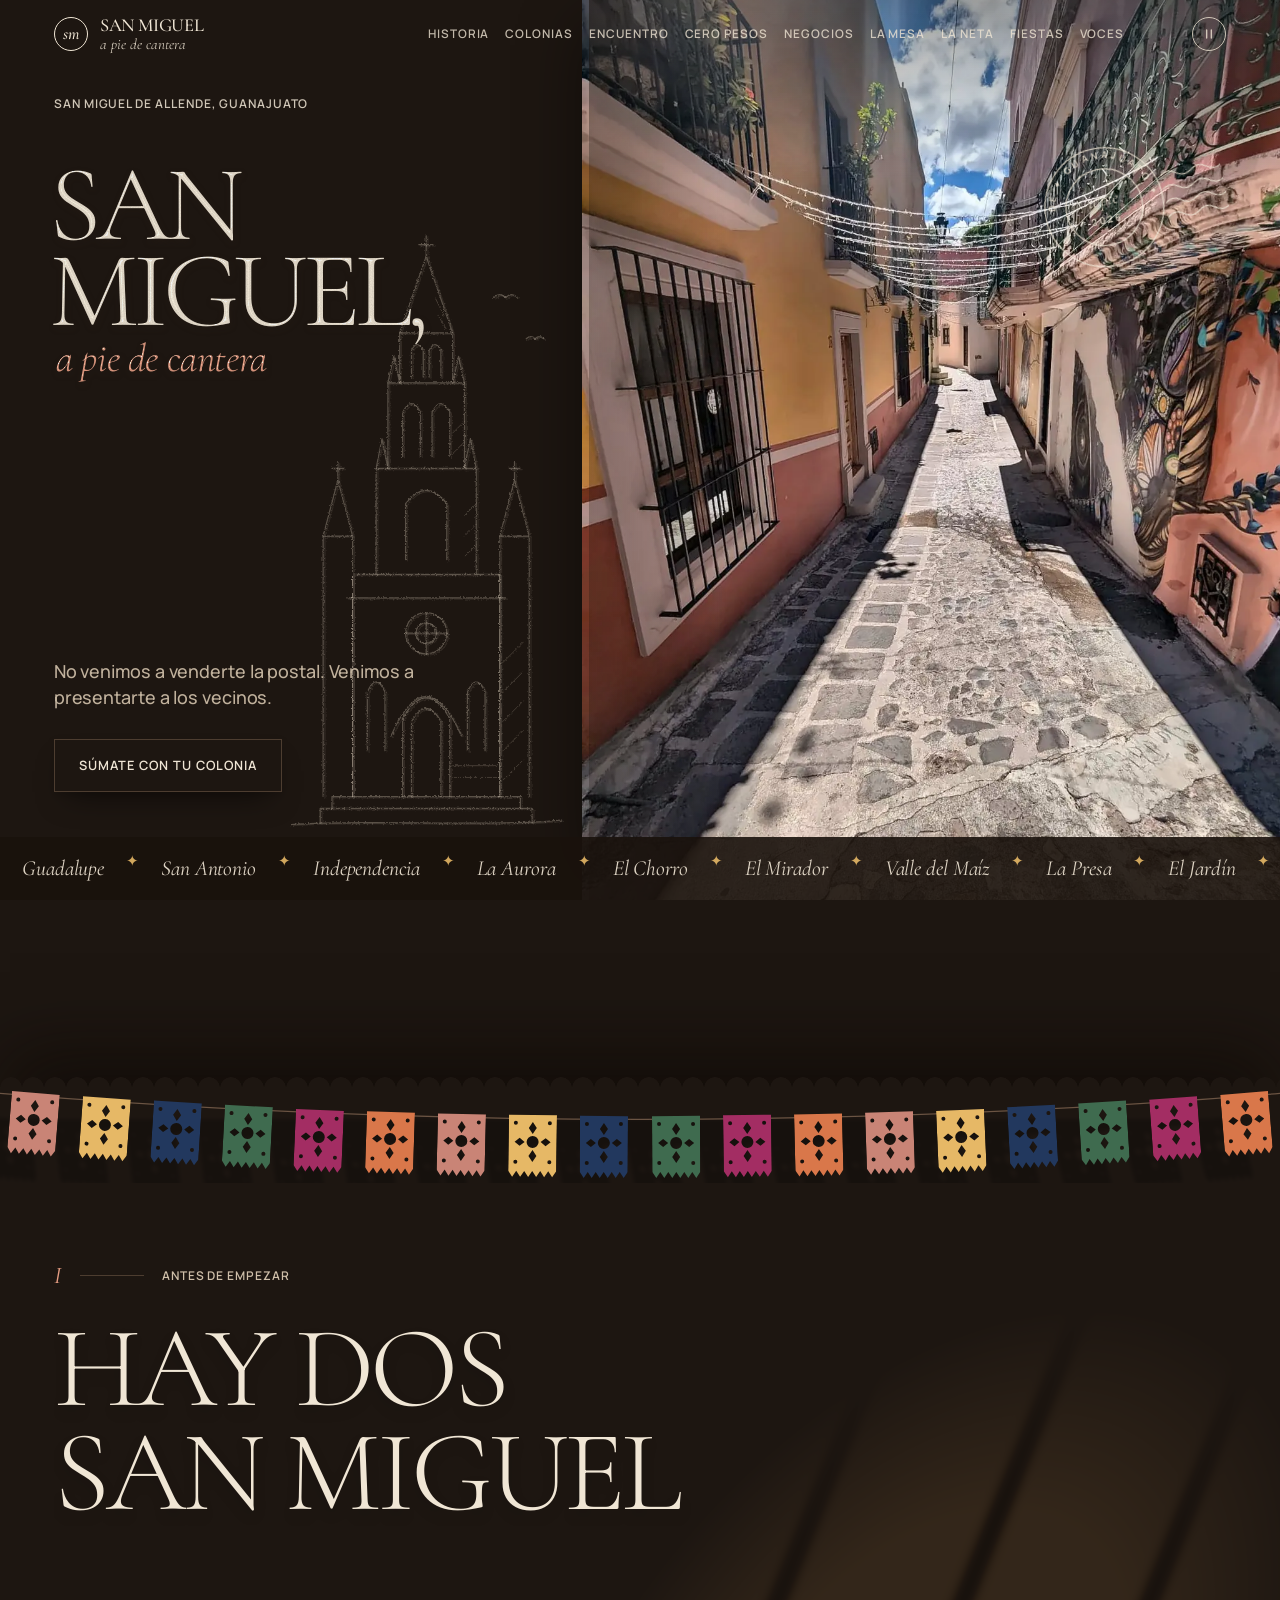
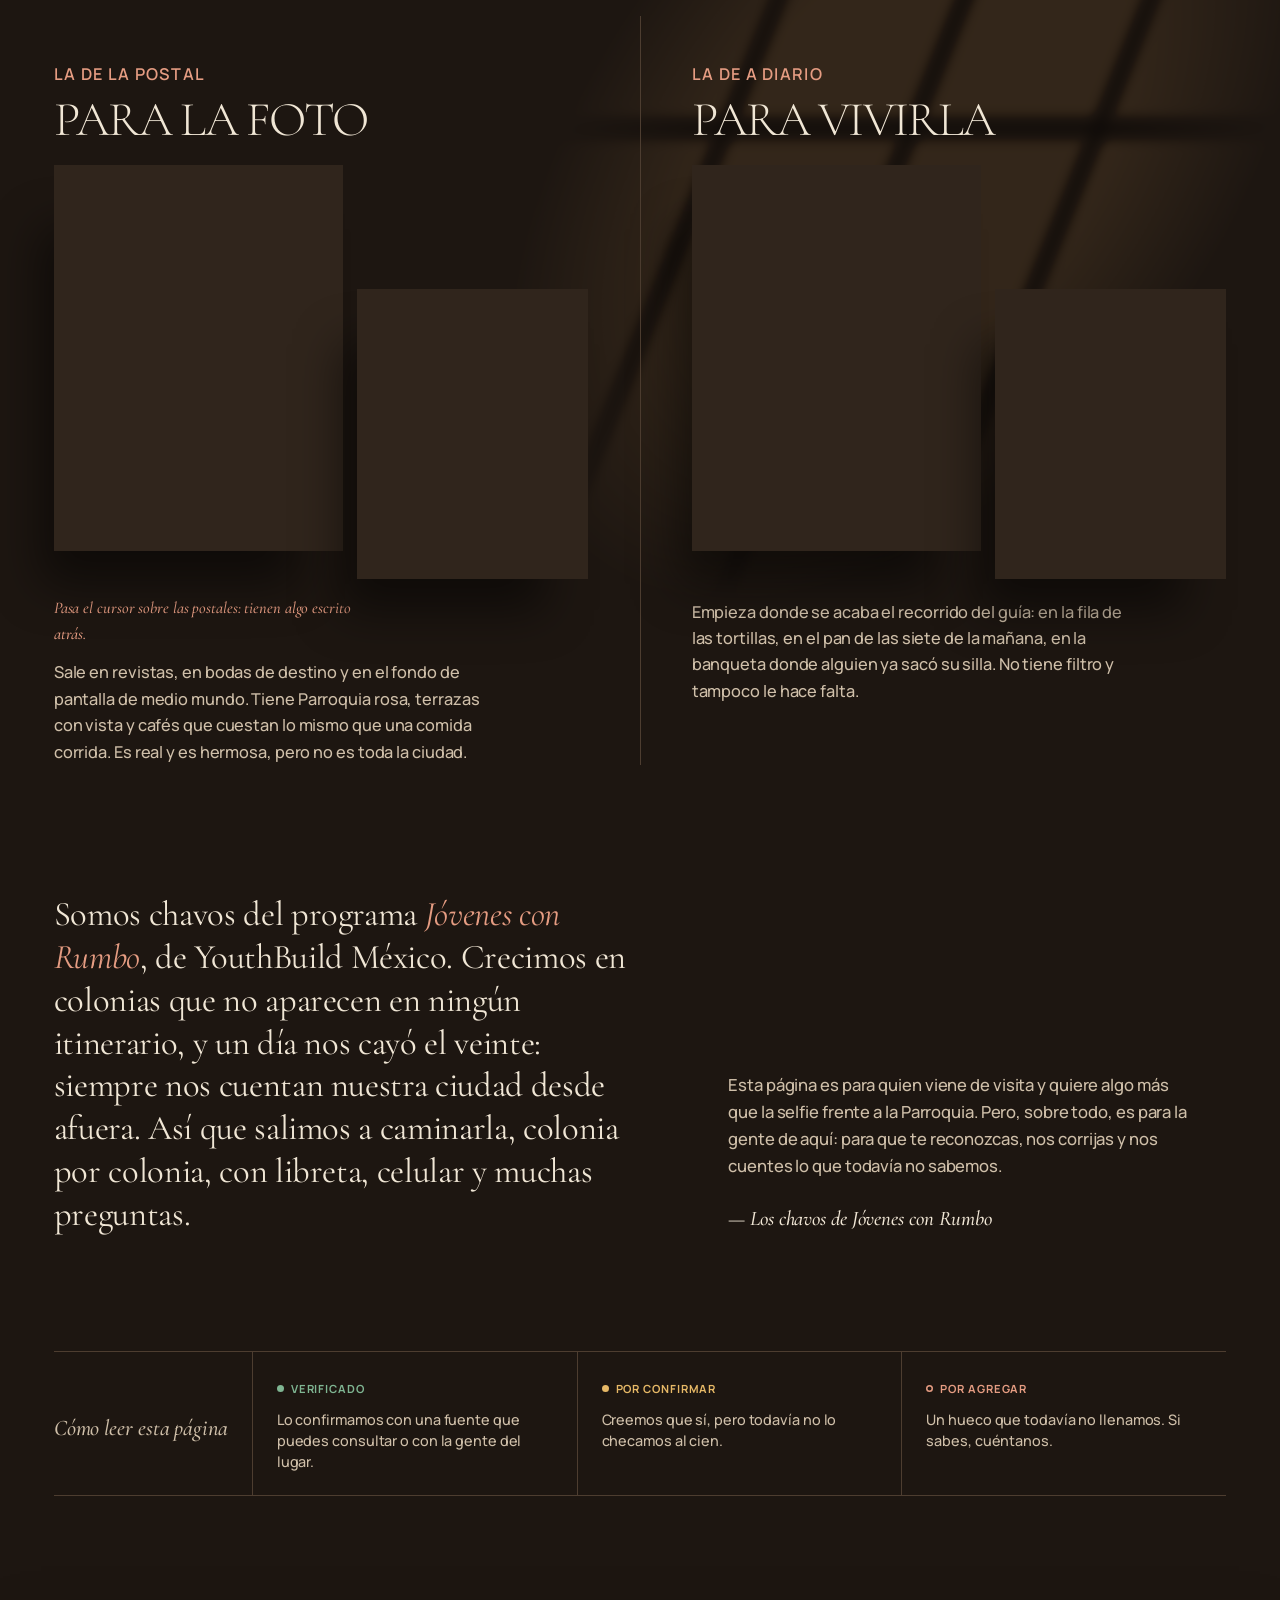
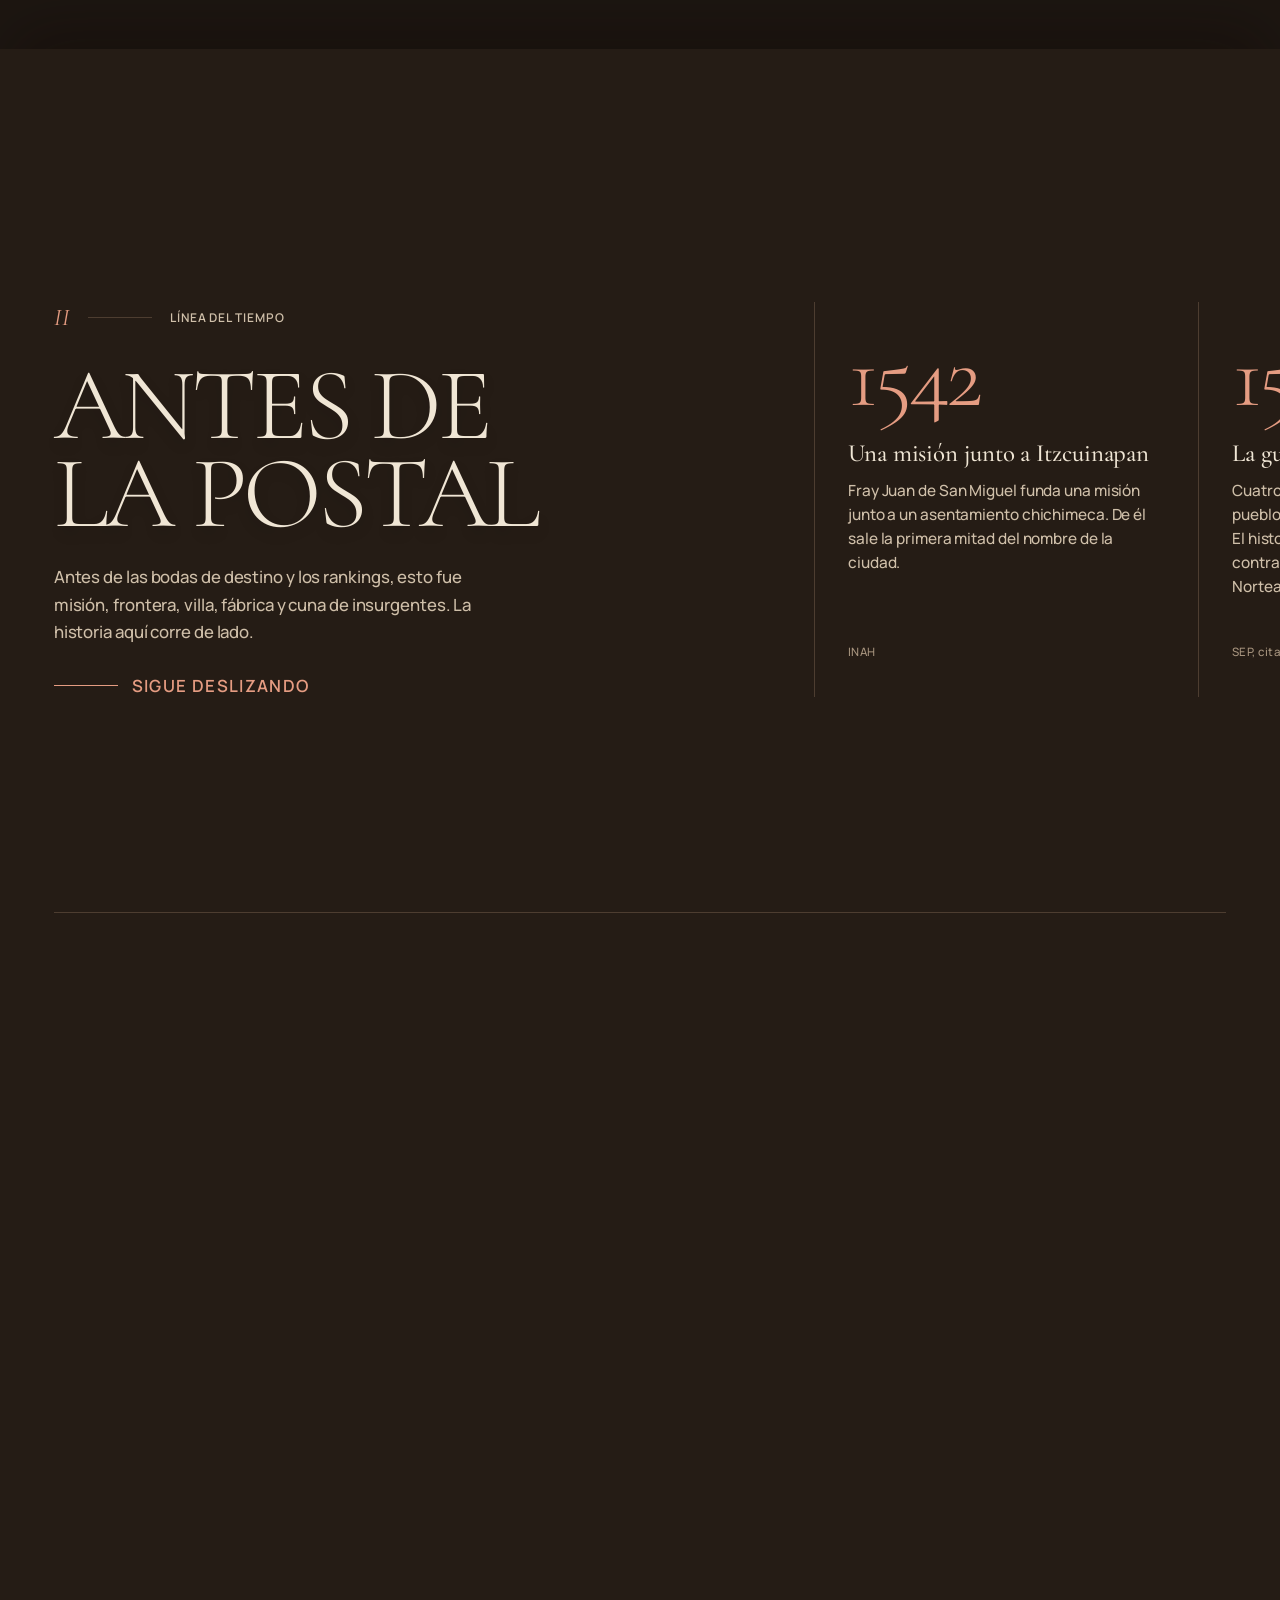
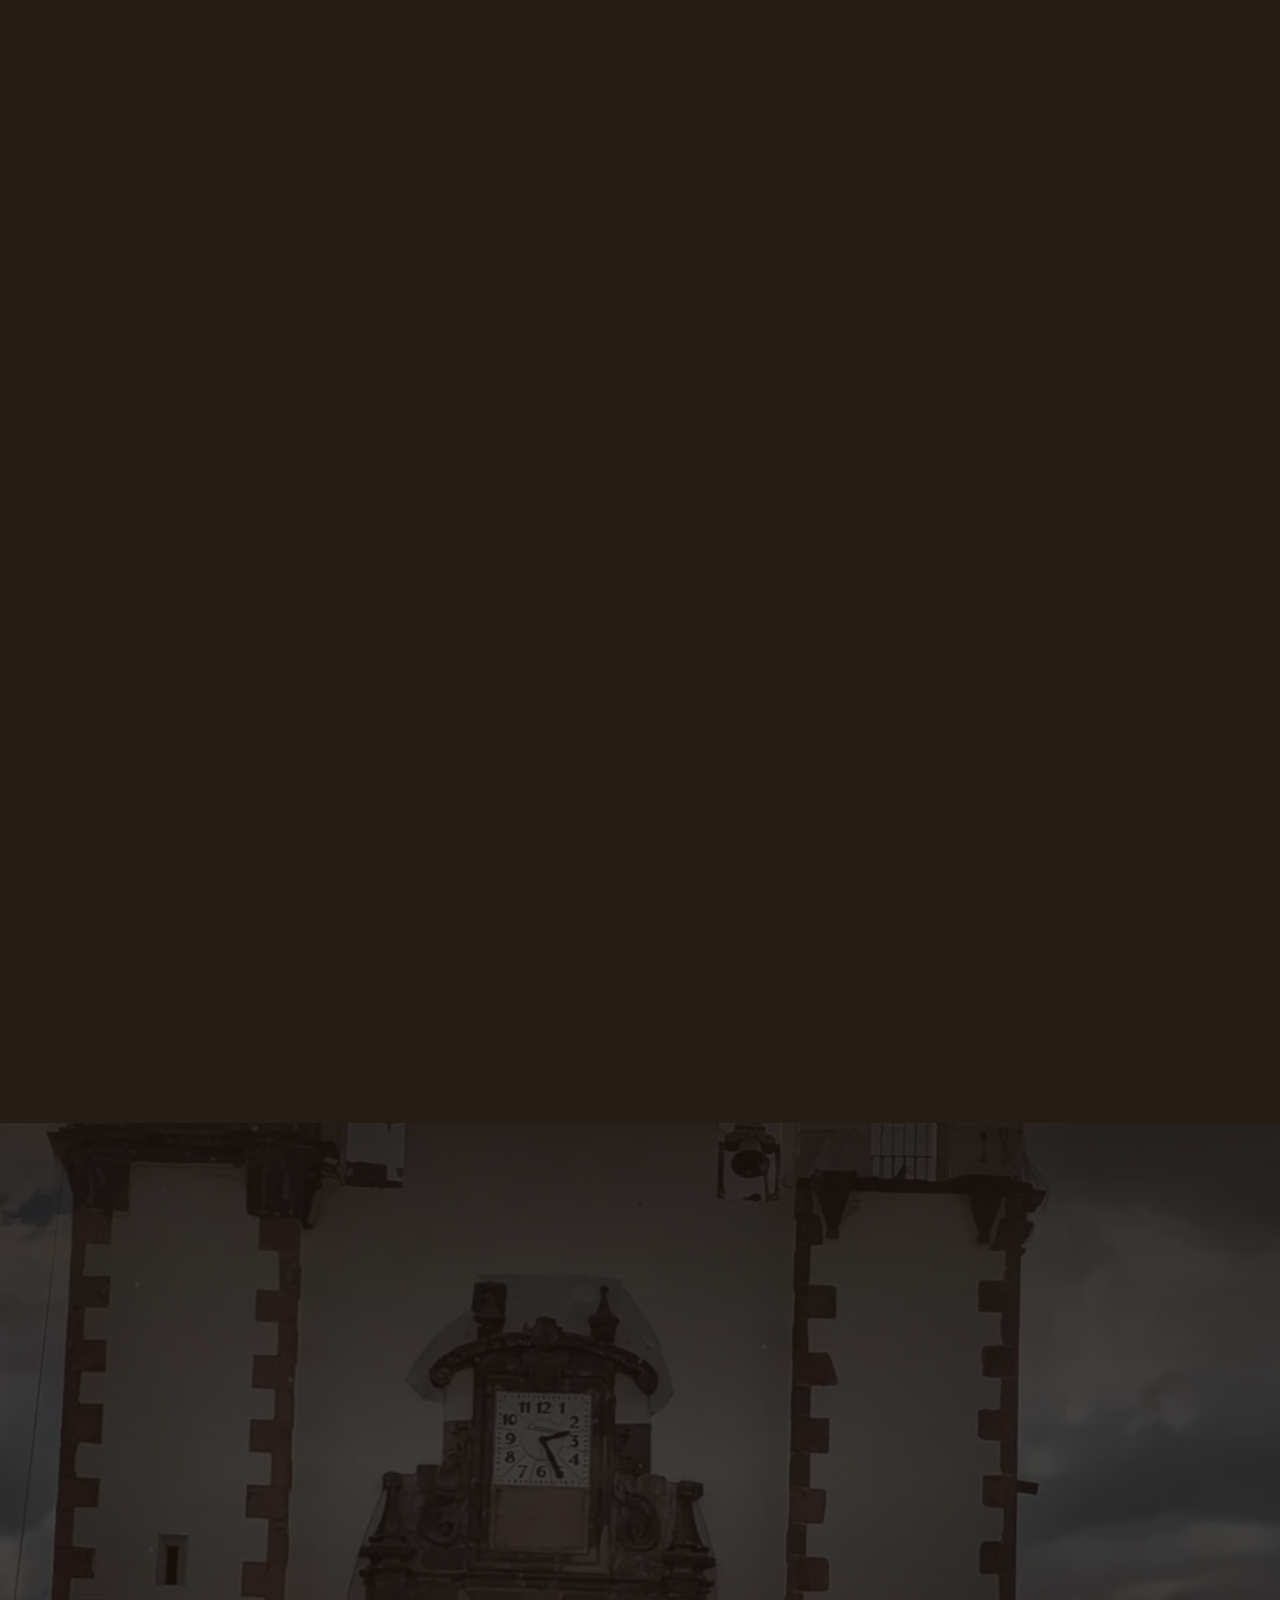
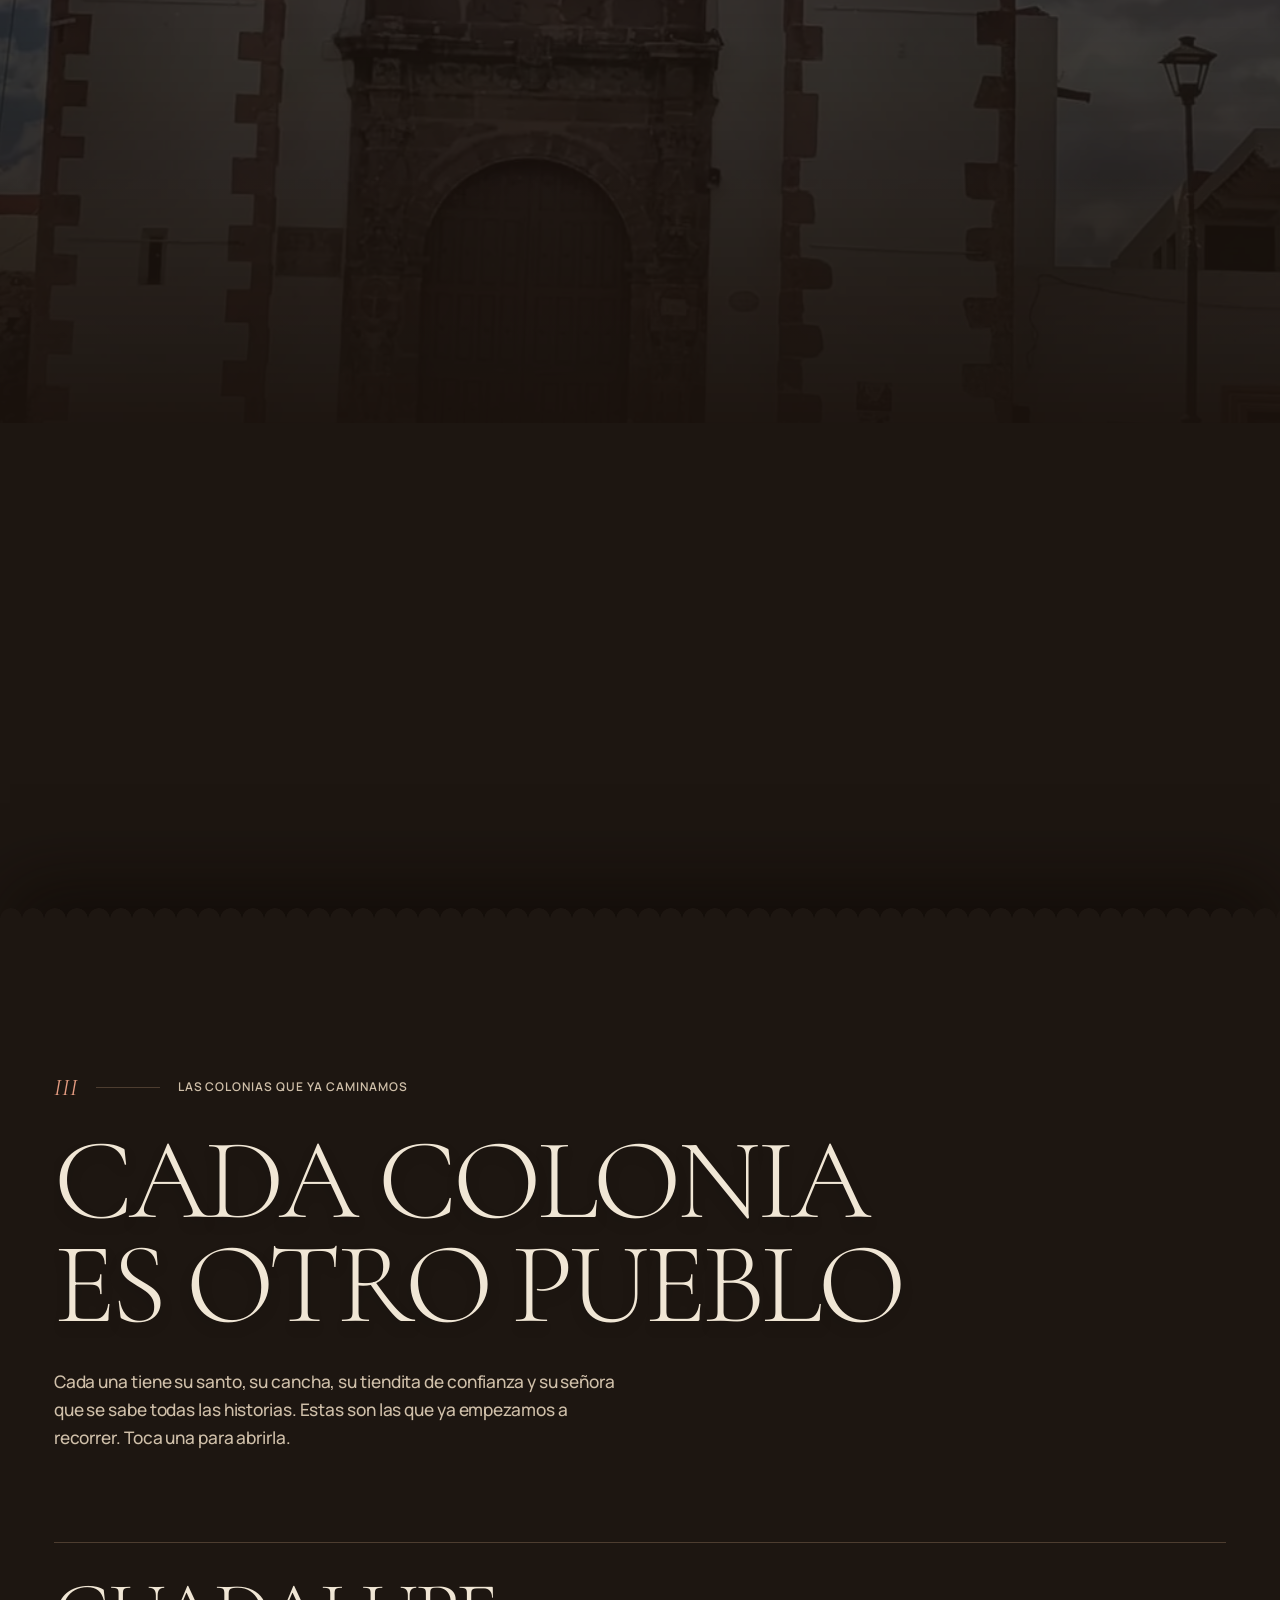
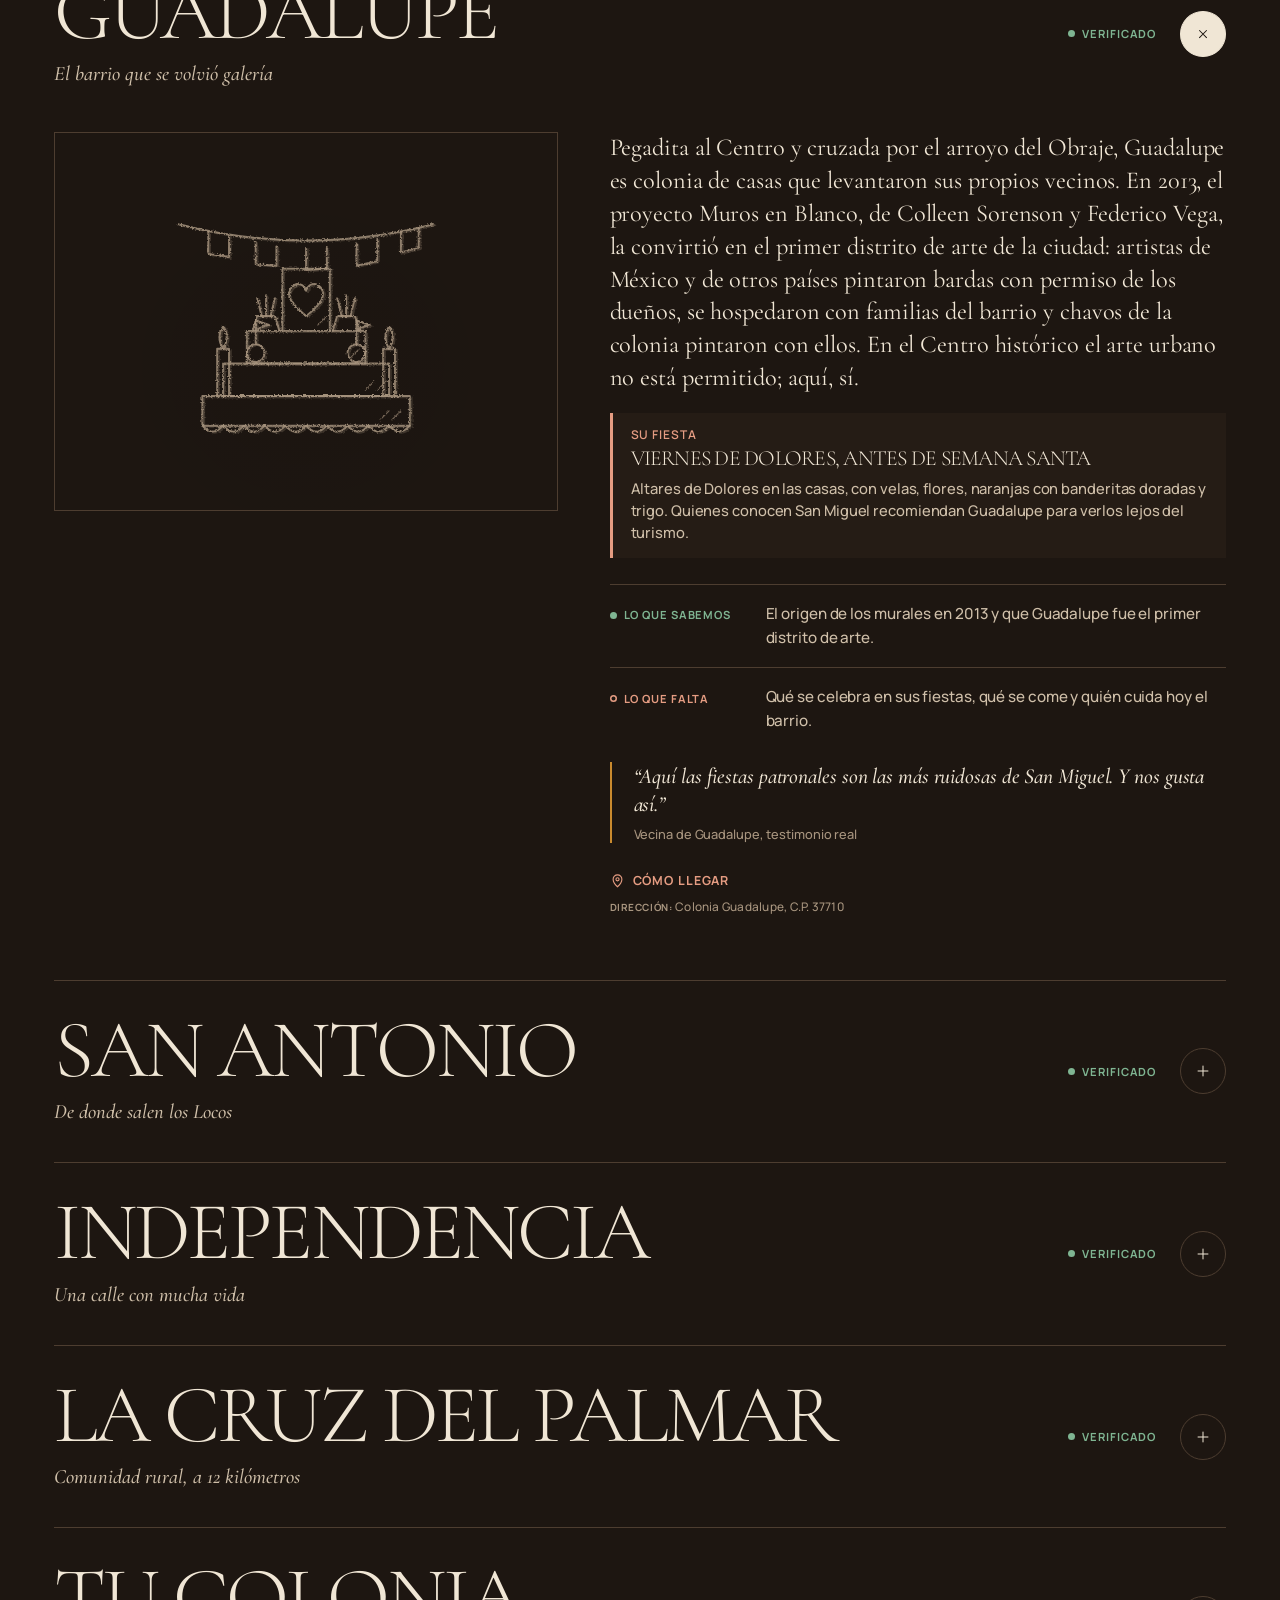
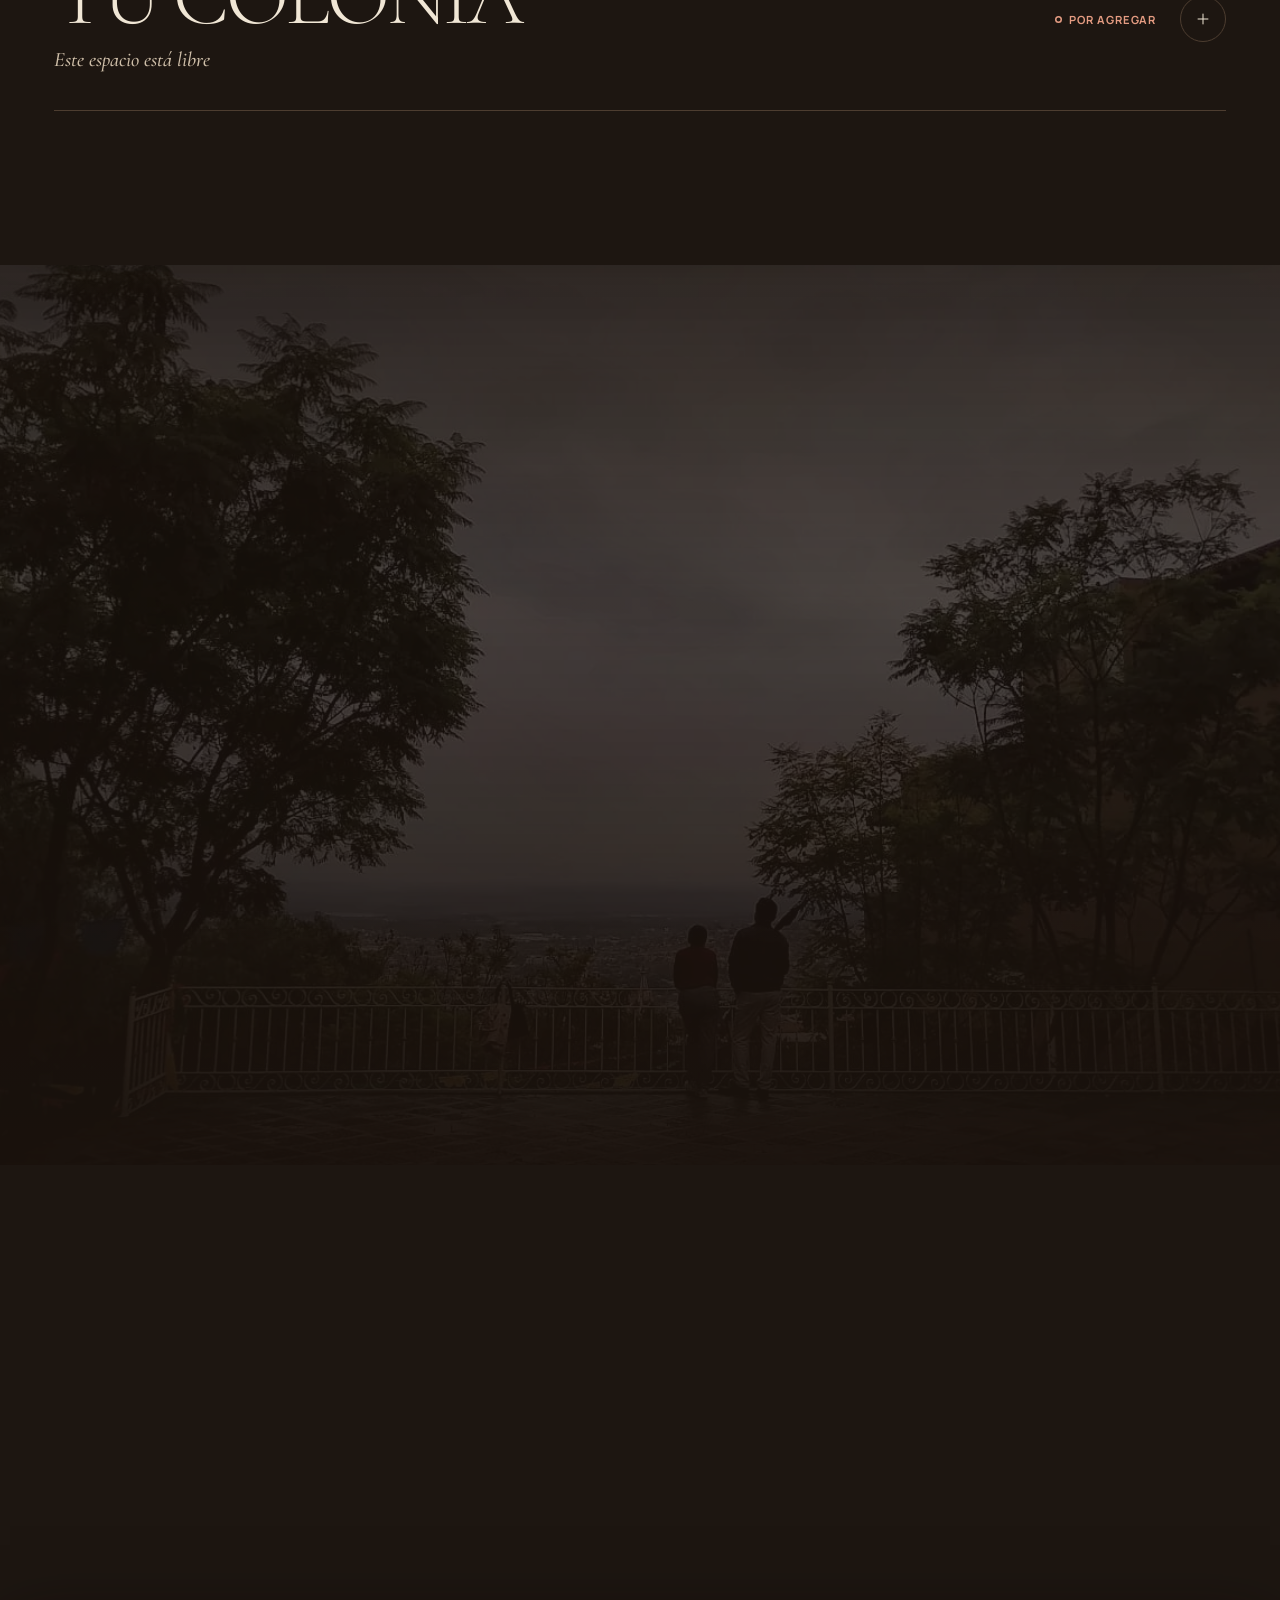
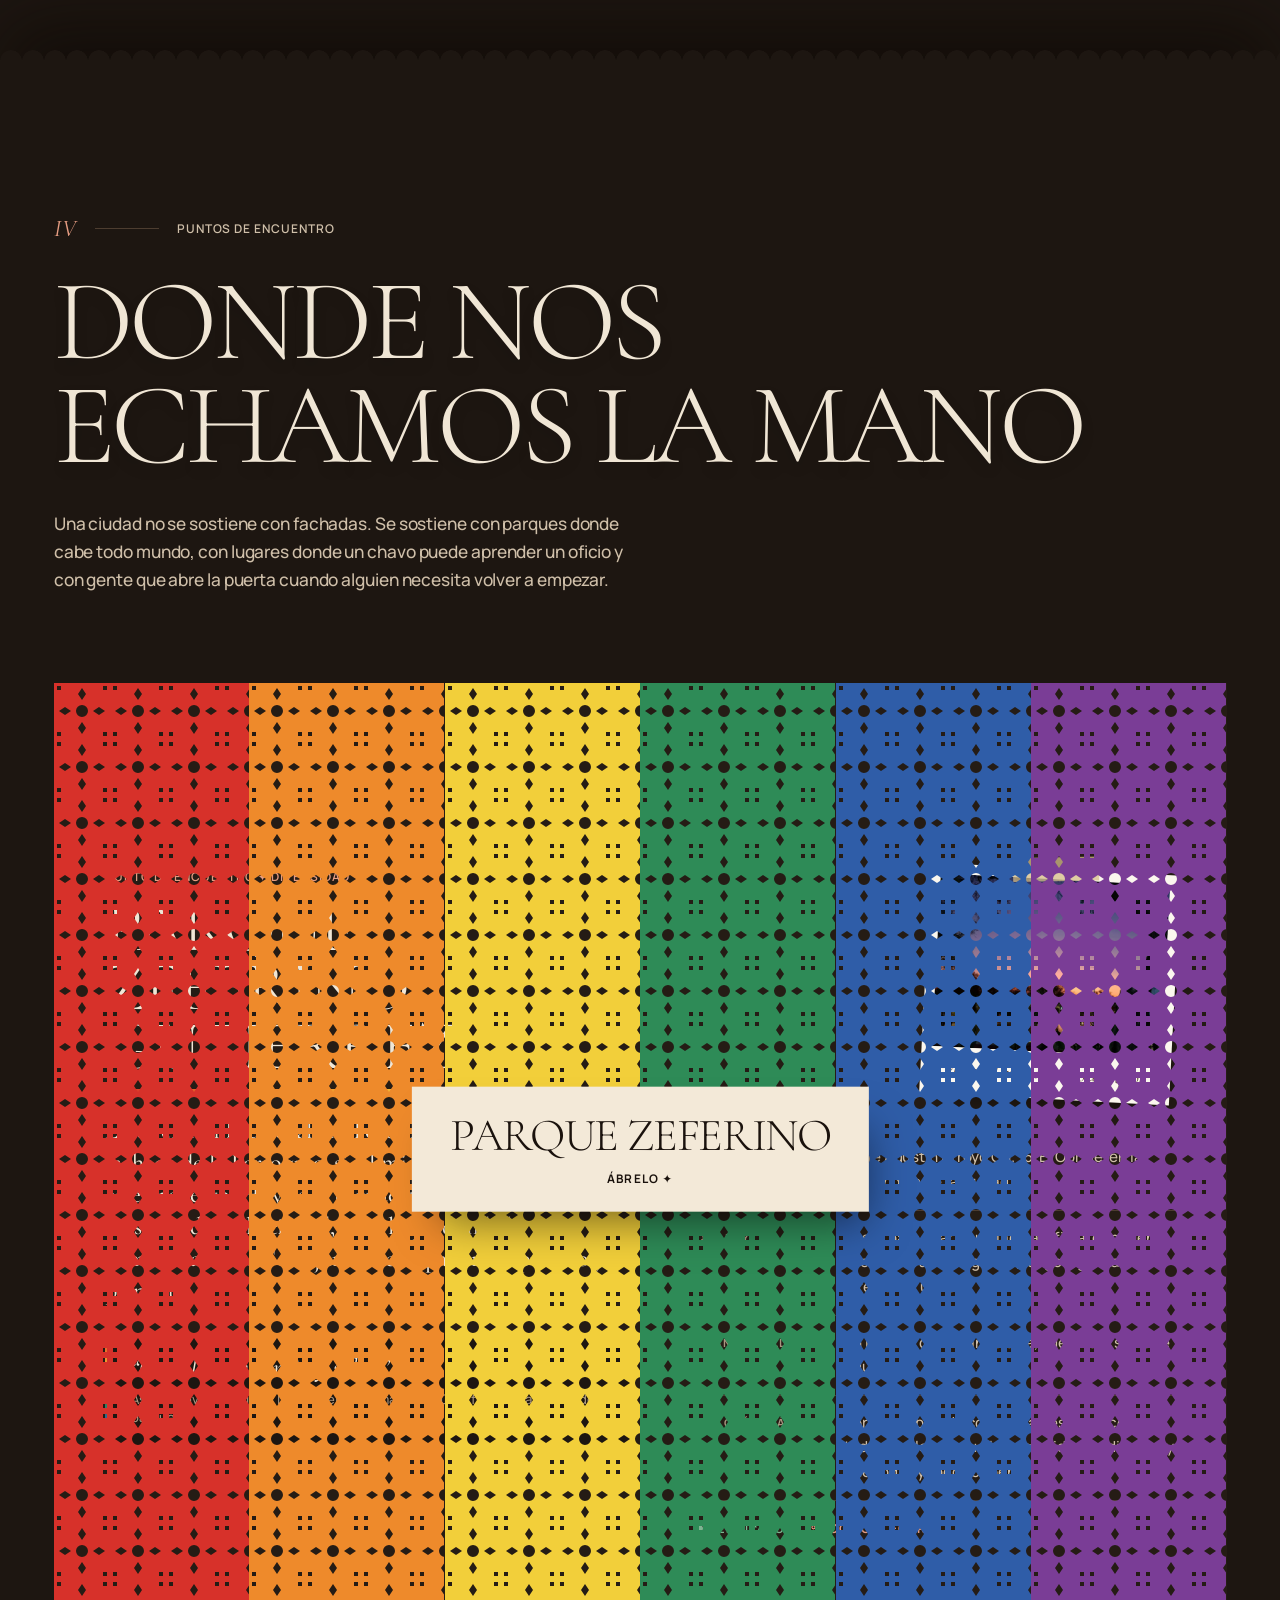
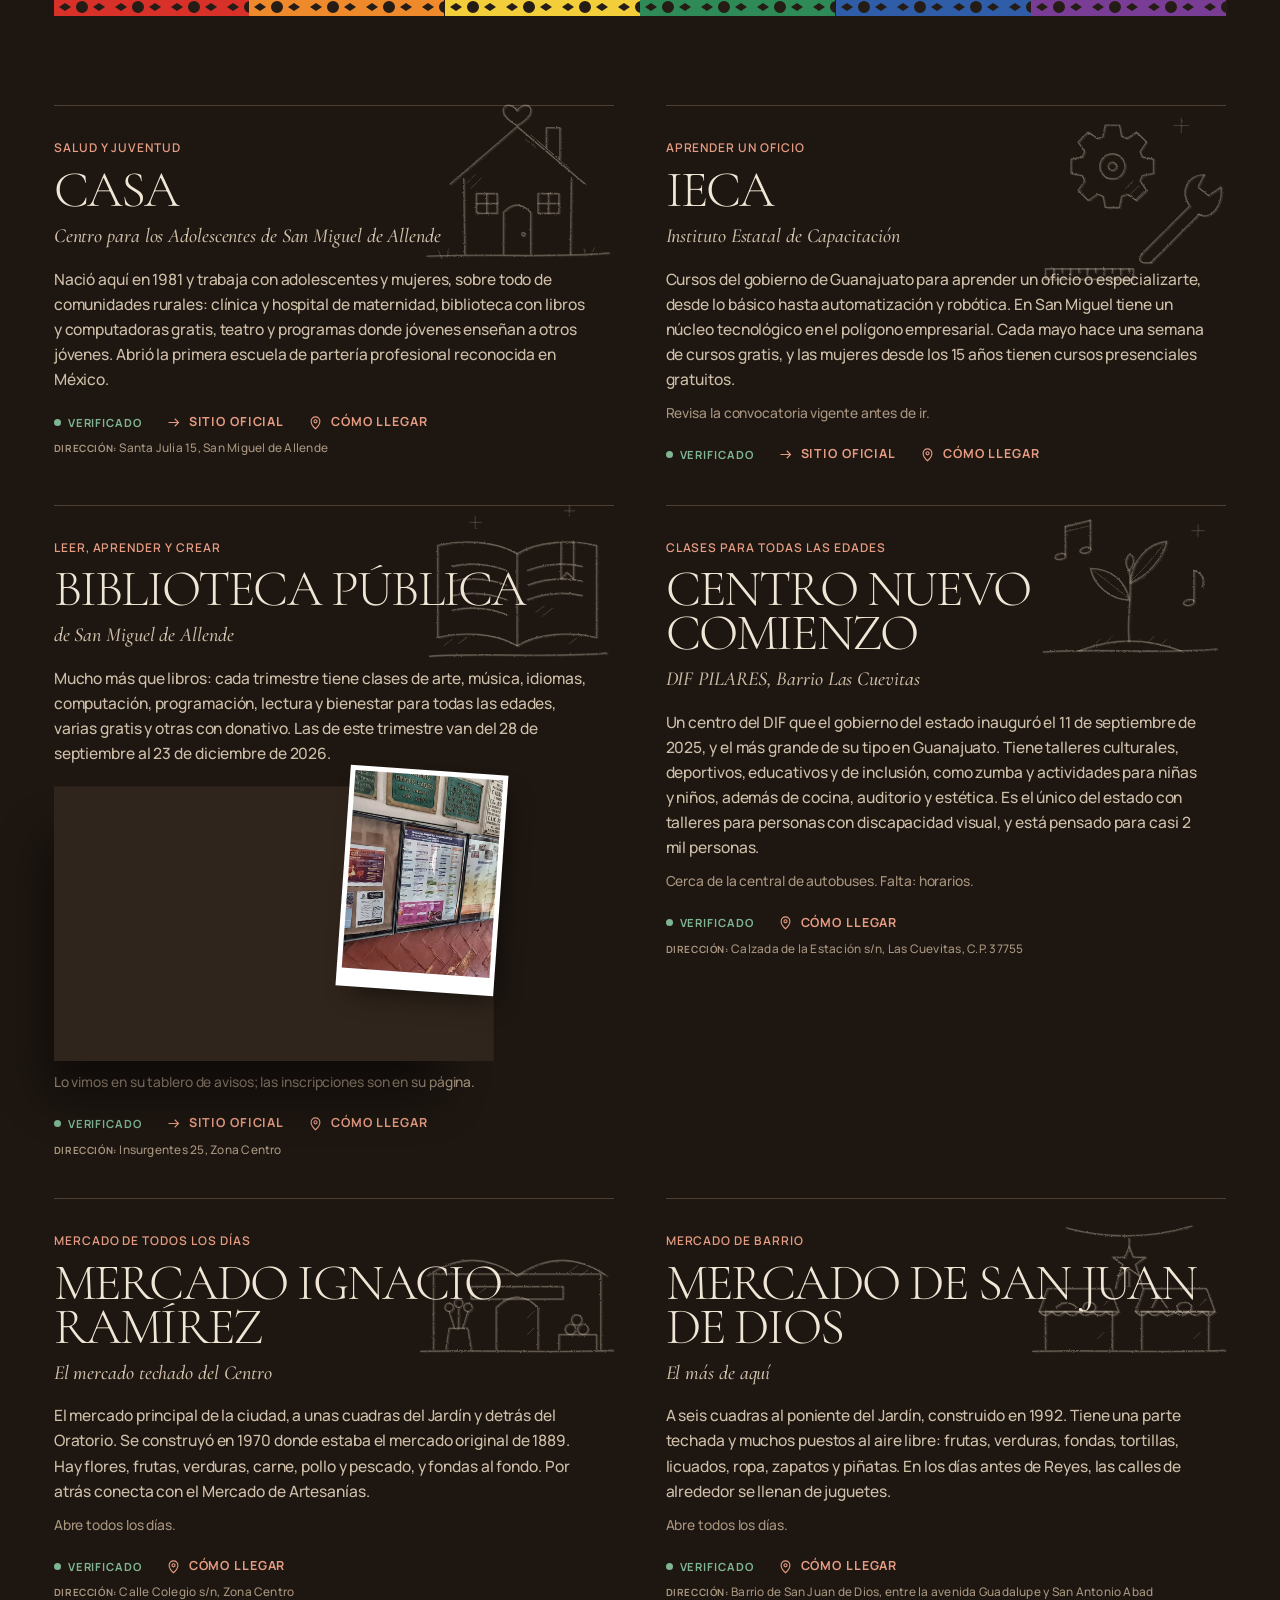
<file: index.html>
<!DOCTYPE html>
<html lang="es">
<head>
<meta charset="UTF-8">
<meta name="color-scheme" content="dark">
<meta name="viewport" content="width=device-width, initial-scale=1, viewport-fit=cover">
<title>San Miguel, a pie de cantera — un recorrido de Jóvenes con Rumbo</title>
<link rel="icon" href="favicon.svg" type="image/svg+xml">
<meta name="theme-color" content="#1D1611">
<meta property="og:type" content="website">
<meta property="og:title" content="San Miguel, a pie de cantera">
<meta property="og:description" content="Un recorrido por la vida diaria de San Miguel de Allende, colonia por colonia, hecho por jóvenes de Jóvenes con Rumbo.">
<meta property="og:image" content="https://a-pie-de-cantera-sma.pages.dev/images/og-portada.jpg">
<meta property="og:url" content="https://a-pie-de-cantera-sma.pages.dev/">
<link rel="canonical" href="https://a-pie-de-cantera-sma.pages.dev/">
<meta name="twitter:card" content="summary_large_image">
<meta name="description" content="Un recorrido por la vida diaria de San Miguel de Allende, colonia por colonia, hecho por jóvenes del programa Jóvenes con Rumbo de YouthBuild México.">
<meta name="description" content="San Miguel de Allende contado colonia por colonia por jóvenes de aquí: historia, comunidades, planes sin gastar, negocios locales, fiestas y lo que no sale en la postal. Un proyecto de Jóvenes con Rumbo, YouthBuild México.">
<link rel="preconnect" href="https://fonts.googleapis.com">
<link rel="preconnect" href="https://fonts.gstatic.com" crossorigin>
<link href="https://fonts.googleapis.com/css2?family=Cormorant+Garamond:ital,wght@0,300;0,400;0,500;1,300;1,400&family=Manrope:wght@500;600;700&display=swap" rel="stylesheet">
<link rel="stylesheet" href="css/style.css">
</head>
<body>
<noscript><p style="padding:16px; background:#9A3324; color:#F3E9D8; font-family:sans-serif; text-align:center;">Esta página necesita JavaScript para mostrar sus fotos y varias secciones.</p></noscript>
<svg width="0" height="0" style="position:absolute" aria-hidden="true" focusable="false"><filter id="lapiz" x="-5%" y="-5%" width="110%" height="110%"><feTurbulence type="fractalNoise" baseFrequency="0.9" numOctaves="1" seed="4" result="ruido"/><feDisplacementMap in="SourceGraphic" in2="ruido" scale="2.4" xChannelSelector="R" yChannelSelector="G"/></filter><filter id="labrado" x="-4%" y="-14%" width="108%" height="140%" color-interpolation-filters="sRGB"><feGaussianBlur in="SourceAlpha" stdDeviation="1.5" result="bump"/><feDiffuseLighting in="bump" surfaceScale="2.8" diffuseConstant="1.2" lighting-color="#ffffff" result="luz"><feDistantLight azimuth="235" elevation="57"/></feDiffuseLighting><feComposite in="luz" in2="SourceGraphic" operator="arithmetic" k1="1" k2="0" k3="0" k4="0" result="relieve"/><feTurbulence type="fractalNoise" baseFrequency="0.85" numOctaves="2" seed="11" result="grano"/><feColorMatrix in="grano" type="saturate" values="0" result="granoG"/><feComponentTransfer in="granoG" result="granoS"><feFuncA type="linear" slope="0" intercept=".2"/></feComponentTransfer><feComposite in="granoS" in2="SourceAlpha" operator="in" result="granoT"/><feBlend in="granoT" in2="relieve" mode="multiply" result="piedra"/><feGaussianBlur in="SourceAlpha" stdDeviation="10" result="sb"/><feOffset in="sb" dy="6" result="so"/><feFlood flood-color="#120a06" flood-opacity=".62"/><feComposite in2="so" operator="in" result="sombra"/><feMerge><feMergeNode in="sombra"/><feMergeNode in="piedra"/></feMerge></filter><filter id="labrado-tinta" x="-4%" y="-14%" width="108%" height="140%" color-interpolation-filters="sRGB"><feGaussianBlur in="SourceAlpha" stdDeviation="1.3" result="bump"/><feSpecularLighting in="bump" surfaceScale="3.2" specularConstant="1" specularExponent="34" lighting-color="#fff6e6" result="brillo"><feDistantLight azimuth="235" elevation="48"/></feSpecularLighting><feComposite in="brillo" in2="SourceAlpha" operator="in" result="brilloT"/><feComposite in="SourceGraphic" in2="brilloT" operator="arithmetic" k1="0" k2="1" k3=".75" k4="0" result="relieve"/><feTurbulence type="fractalNoise" baseFrequency="0.85" numOctaves="2" seed="11" result="grano"/><feColorMatrix in="grano" type="saturate" values="0" result="granoG"/><feComponentTransfer in="granoG" result="granoS"><feFuncA type="linear" slope="0" intercept=".16"/></feComponentTransfer><feComposite in="granoS" in2="SourceAlpha" operator="in" result="granoT"/><feBlend in="granoT" in2="relieve" mode="multiply" result="piedra"/><feGaussianBlur in="SourceAlpha" stdDeviation="3" result="sb"/><feOffset in="sb" dx="1" dy="3" result="so"/><feFlood flood-color="#2a1d15" flood-opacity=".3"/><feComposite in2="so" operator="in" result="sombra"/><feMerge><feMergeNode in="sombra"/><feMergeNode in="piedra"/></feMerge></filter></svg>
<a class="salta" href="#dos">Saltar al contenido</a>

<!-- ===================== NAV ===================== -->
<nav class="nav sobre" id="nav" aria-label="Secciones">
  <div class="nav-in">
    <a class="marca" href="#inicio"><span class="marca-sello" aria-hidden="true">sm</span><span class="marca-txt">San Miguel<i>a pie de cantera</i></span></a>
    <div class="nav-links">
      <a href="#historia">Historia</a>
      <a href="#comunidades">Colonias</a>
      <a href="#encuentro">Encuentro</a>
      <a href="#cero-pesos">Cero pesos</a>
      <a href="#negocios">Negocios</a>
      <a href="#la-mesa">La mesa</a>
      <a href="#la-neta">La neta</a>
      <a href="#fiestas">Fiestas</a>
      <a href="#voces">Voces</a>
    </div>
    <svg class="sol" viewBox="0 0 44 26" aria-hidden="true"><path d="M4 23 A18 18 0 0 1 40 23"/><circle id="sol-punto" cx="4" cy="23" r="3.2"/></svg>
    <a class="btn btn-oscuro" href="#cuentanos" id="nav-cta">Cuéntanos</a>
    <button class="pausa" id="pausa" type="button" aria-pressed="false" title="Pausar animaciones"><svg class="i-pausa" viewBox="0 0 24 24" aria-hidden="true"><path d="M8 5v14M16 5v14"/></svg><svg class="i-play" viewBox="0 0 24 24" aria-hidden="true"><path d="M8 5l11 7-11 7z"/></svg><span class="sr">Pausar animaciones</span></button>
    <button class="menu-btn" id="menu-btn" aria-expanded="false" aria-controls="menu">Menú</button>
  </div>
</nav>

<div class="menu" id="menu" aria-hidden="true">
  <button class="menu-cerrar" id="menu-cerrar">Cerrar</button>
  <ol>
    <li><a href="#dos"><span>I</span>Dos San Miguel</a></li>
    <li><a href="#historia"><span>II</span>Historia</a></li>
    <li><a href="#comunidades"><span>III</span>Colonias</a></li>
    <li><a href="#encuentro"><span>IV</span>Encuentro</a></li>
    <li><a href="#cero-pesos"><span>V</span>Cero pesos</a></li>
    <li><a href="#negocios"><span>VI</span>Negocios</a></li>
    <li><a href="#la-mesa"><span>VII</span>La mesa</a></li>
    <li><a href="#la-neta"><span>VIII</span>La neta</a></li>
    <li><a href="#fiestas"><span>IX</span>Fiestas</a></li>
    <li><a href="#voces"><span>X</span>Voces</a></li>
    <li><a href="#cuentanos"><span>✦</span>Cuéntanos</a></li>
  </ol>
  <p class="lbl" style="opacity:.6">Jóvenes con Rumbo, YouthBuild México</p>
</div>

<main>
<!-- ===================== PORTADA + I. DOS SAN MIGUEL ===================== -->
<section class="capitulo dos" id="inicio">
  <header class="portada hero" data-portada>
    <div class="portada-foto"><img data-img="callejonLuces" alt="Callejón empedrado entre casas amarilla y rosa, con balcones de herrería, un mural y series de luces cruzando de lado a lado"></div>
    <div class="portada-velo"></div>
    <div class="hero-dibujo" aria-hidden="true"><svg viewBox="0 -16 200 416"><g filter="url(#lapiz)"><path class="tr " pathLength="1" style="transition-delay:0ms" d="M8 392 C60 388 140 394 192 389"/><path class="tr " pathLength="1" style="transition-delay:40ms" d="M28 391 L28 381 L172 381 L172 391"/><path class="tr " pathLength="1" style="transition-delay:80ms" d="M36 381 L36 373 L164 373 L164 381"/><path class="tr " pathLength="1" style="transition-delay:120ms" d="M30 373 L30 196 L50 196 L50 373"/><path class="tr " pathLength="1" style="transition-delay:160ms" d="M30 196 L40 158 L50 196"/><path class="tr " pathLength="1" style="transition-delay:200ms" d="M40 158 L40 146"/><path class="tr " pathLength="1" style="transition-delay:240ms" d="M36 150 L44 150"/><path class="tr " pathLength="1" style="transition-delay:280ms" d="M150 373 L150 196 L170 196 L170 373"/><path class="tr " pathLength="1" style="transition-delay:320ms" d="M150 196 L160 158 L170 196"/><path class="tr " pathLength="1" style="transition-delay:360ms" d="M160 158 L160 146"/><path class="tr " pathLength="1" style="transition-delay:400ms" d="M156 150 L164 150"/><path class="tr " pathLength="1" style="transition-delay:440ms" d="M50 373 L50 222 L150 222 L150 373"/><path class="tr " pathLength="1" style="transition-delay:480ms" d="M46 238 L154 238"/><path class="tr " pathLength="1" style="transition-delay:520ms" d="M84 373 L84 320 Q100 292 116 320 L116 373"/><path class="tr " pathLength="1" style="transition-delay:560ms" d="M90 373 L90 322 Q100 304 110 322 L110 373"/><path class="tr " pathLength="1" style="transition-delay:600ms" d="M76 332 Q100 278 124 332"/><path class="tr " pathLength="1" style="transition-delay:640ms" d="M86 262 a14 14 0 1 0 28 0 a14 14 0 1 0 -28 0"/><path class="tr " pathLength="1" style="transition-delay:680ms" d="M93 262 a7 7 0 1 0 14 0 a7 7 0 1 0 -14 0"/><path class="tr " pathLength="1" style="transition-delay:720ms" d="M100 248 L100 276"/><path class="tr " pathLength="1" style="transition-delay:760ms" d="M86 262 L114 262"/><path class="tr " pathLength="1" style="transition-delay:800ms" d="M60 342 L60 302 Q66 288 72 302 L72 342"/><path class="tr " pathLength="1" style="transition-delay:840ms" d="M128 342 L128 302 Q134 288 140 302 L140 342"/><path class="tr " pathLength="1" style="transition-delay:880ms" d="M66 222 L66 150 L134 150 L134 222"/><path class="tr " pathLength="1" style="transition-delay:920ms" d="M86 212 L86 174 Q100 156 114 174 L114 212"/><path class="tr " pathLength="1" style="transition-delay:960ms" d="M66 150 L70 130 L74 150"/><path class="tr " pathLength="1" style="transition-delay:1000ms" d="M134 150 L130 130 L126 150"/><path class="tr " pathLength="1" style="transition-delay:1040ms" d="M74 150 L74 92 L126 92 L126 150"/><path class="tr " pathLength="1" style="transition-delay:1080ms" d="M84 142 L84 112 Q90 100 96 112 L96 142"/><path class="tr " pathLength="1" style="transition-delay:1120ms" d="M104 142 L104 112 Q110 100 116 112 L116 142"/><path class="tr " pathLength="1" style="transition-delay:1160ms" d="M74 92 L78 74 L82 92"/><path class="tr " pathLength="1" style="transition-delay:1200ms" d="M126 92 L122 74 L118 92"/><path class="tr " pathLength="1" style="transition-delay:1240ms" d="M82 92 L82 58 L118 58 L118 92"/><path class="tr " pathLength="1" style="transition-delay:1280ms" d="M90 88 L90 70 Q94 62 98 70 L98 88"/><path class="tr " pathLength="1" style="transition-delay:1320ms" d="M102 88 L102 70 Q106 62 110 70 L110 88"/><path class="tr " pathLength="1" style="transition-delay:1360ms" d="M82 58 L100 6 L118 58"/><path class="tr " pathLength="1" style="transition-delay:1400ms" d="M100 6 L100 -8"/><path class="tr " pathLength="1" style="transition-delay:1440ms" d="M95 -2 L105 -2"/><path class="tr " pathLength="1" style="transition-delay:1480ms" d="M146 34 q4 -4 8 0 q4 -4 8 0"/><path class="tr " pathLength="1" style="transition-delay:1520ms" d="M168 62 q3 -3 6 0 q3 -3 6 0"/><path class="tr h" pathLength="1" style="transition-delay:1560ms" d="M152 362 L166 348"/><path class="tr h" pathLength="1" style="transition-delay:1600ms" d="M152 342 L166 328"/><path class="tr h" pathLength="1" style="transition-delay:1640ms" d="M152 322 L166 308"/><path class="tr h" pathLength="1" style="transition-delay:1680ms" d="M152 302 L166 288"/><path class="tr h" pathLength="1" style="transition-delay:1720ms" d="M152 282 L166 268"/><path class="tr h" pathLength="1" style="transition-delay:1760ms" d="M126 210 L134 202"/><path class="tr h" pathLength="1" style="transition-delay:1800ms" d="M126 196 L134 188"/><path class="tr h" pathLength="1" style="transition-delay:1840ms" d="M126 182 L134 174"/><path class="tr h" pathLength="1" style="transition-delay:1880ms" d="M118 140 L126 132"/><path class="tr h" pathLength="1" style="transition-delay:1920ms" d="M118 126 L126 118"/><path class="tr h" pathLength="1" style="transition-delay:1960ms" d="M108 46 L114 56"/><path class="tr h" pathLength="1" style="transition-delay:2000ms" d="M106 34 L112 46"/><path class="tr h" pathLength="1" style="transition-delay:2040ms" d="M118 360 L148 360"/><path class="tr h" pathLength="1" style="transition-delay:2080ms" d="M118 352 L148 352"/><g class="eco" transform="translate(1.2 .8)"><path class="tr " pathLength="1" style="transition-delay:0ms" d="M8 392 C60 388 140 394 192 389"/><path class="tr " pathLength="1" style="transition-delay:40ms" d="M28 391 L28 381 L172 381 L172 391"/><path class="tr " pathLength="1" style="transition-delay:80ms" d="M36 381 L36 373 L164 373 L164 381"/><path class="tr " pathLength="1" style="transition-delay:120ms" d="M30 373 L30 196 L50 196 L50 373"/><path class="tr " pathLength="1" style="transition-delay:160ms" d="M30 196 L40 158 L50 196"/><path class="tr " pathLength="1" style="transition-delay:200ms" d="M40 158 L40 146"/><path class="tr " pathLength="1" style="transition-delay:240ms" d="M36 150 L44 150"/><path class="tr " pathLength="1" style="transition-delay:280ms" d="M150 373 L150 196 L170 196 L170 373"/><path class="tr " pathLength="1" style="transition-delay:320ms" d="M150 196 L160 158 L170 196"/><path class="tr " pathLength="1" style="transition-delay:360ms" d="M160 158 L160 146"/><path class="tr " pathLength="1" style="transition-delay:400ms" d="M156 150 L164 150"/><path class="tr " pathLength="1" style="transition-delay:440ms" d="M50 373 L50 222 L150 222 L150 373"/><path class="tr " pathLength="1" style="transition-delay:480ms" d="M46 238 L154 238"/><path class="tr " pathLength="1" style="transition-delay:520ms" d="M84 373 L84 320 Q100 292 116 320 L116 373"/><path class="tr " pathLength="1" style="transition-delay:560ms" d="M90 373 L90 322 Q100 304 110 322 L110 373"/><path class="tr " pathLength="1" style="transition-delay:600ms" d="M76 332 Q100 278 124 332"/><path class="tr " pathLength="1" style="transition-delay:640ms" d="M86 262 a14 14 0 1 0 28 0 a14 14 0 1 0 -28 0"/><path class="tr " pathLength="1" style="transition-delay:680ms" d="M93 262 a7 7 0 1 0 14 0 a7 7 0 1 0 -14 0"/><path class="tr " pathLength="1" style="transition-delay:720ms" d="M100 248 L100 276"/><path class="tr " pathLength="1" style="transition-delay:760ms" d="M86 262 L114 262"/><path class="tr " pathLength="1" style="transition-delay:800ms" d="M60 342 L60 302 Q66 288 72 302 L72 342"/><path class="tr " pathLength="1" style="transition-delay:840ms" d="M128 342 L128 302 Q134 288 140 302 L140 342"/><path class="tr " pathLength="1" style="transition-delay:880ms" d="M66 222 L66 150 L134 150 L134 222"/><path class="tr " pathLength="1" style="transition-delay:920ms" d="M86 212 L86 174 Q100 156 114 174 L114 212"/><path class="tr " pathLength="1" style="transition-delay:960ms" d="M66 150 L70 130 L74 150"/><path class="tr " pathLength="1" style="transition-delay:1000ms" d="M134 150 L130 130 L126 150"/><path class="tr " pathLength="1" style="transition-delay:1040ms" d="M74 150 L74 92 L126 92 L126 150"/><path class="tr " pathLength="1" style="transition-delay:1080ms" d="M84 142 L84 112 Q90 100 96 112 L96 142"/><path class="tr " pathLength="1" style="transition-delay:1120ms" d="M104 142 L104 112 Q110 100 116 112 L116 142"/><path class="tr " pathLength="1" style="transition-delay:1160ms" d="M74 92 L78 74 L82 92"/><path class="tr " pathLength="1" style="transition-delay:1200ms" d="M126 92 L122 74 L118 92"/><path class="tr " pathLength="1" style="transition-delay:1240ms" d="M82 92 L82 58 L118 58 L118 92"/><path class="tr " pathLength="1" style="transition-delay:1280ms" d="M90 88 L90 70 Q94 62 98 70 L98 88"/><path class="tr " pathLength="1" style="transition-delay:1320ms" d="M102 88 L102 70 Q106 62 110 70 L110 88"/><path class="tr " pathLength="1" style="transition-delay:1360ms" d="M82 58 L100 6 L118 58"/><path class="tr " pathLength="1" style="transition-delay:1400ms" d="M100 6 L100 -8"/><path class="tr " pathLength="1" style="transition-delay:1440ms" d="M95 -2 L105 -2"/><path class="tr " pathLength="1" style="transition-delay:1480ms" d="M146 34 q4 -4 8 0 q4 -4 8 0"/><path class="tr " pathLength="1" style="transition-delay:1520ms" d="M168 62 q3 -3 6 0 q3 -3 6 0"/></g></g></svg></div>
    <div class="hero-meta lbl"><span>San Miguel de Allende, Guanajuato</span><span>Un recorrido de Jóvenes con Rumbo</span></div>
    <svg class="matasellos" viewBox="0 0 220 160" aria-hidden="true"><defs><path id="ms-c" d="M80 80 m-56 0 a56 56 0 1 1 112 0 a56 56 0 1 1 -112 0"/></defs><circle cx="80" cy="80" r="68"/><circle cx="80" cy="80" r="44"/><text class="ms-arco"><textPath href="#ms-c" textLength="348" lengthAdjust="spacing">SAN MIGUEL DE ALLENDE ✦ GUANAJUATO ✦</textPath></text><text x="80" y="78" class="ms-1">a pie</text><text x="80" y="98" class="ms-2">2026</text><path class="ms-ondas" d="M150 58 q9 -7 18 0 t18 0 t18 0 t18 0 M150 74 q9 -7 18 0 t18 0 t18 0 t18 0 M150 90 q9 -7 18 0 t18 0 t18 0 t18 0 M150 106 q9 -7 18 0 t18 0 t18 0 t18 0"/></svg>
    <div class="portada-txt hero-txt">
      <h1 class="hero-titulo" id="hero-h1" aria-label="San Miguel, a pie de cantera"><span class="disp h1-main" aria-hidden="true">San Miguel,</span><span class="h1-sub" aria-hidden="true">a pie de cantera</span></h1>
      <div class="hero-bajo">
        <p>No venimos a venderte la postal. Venimos a presentarte a los vecinos.</p>
        <div class="hero-acc">
          <a class="enlace" href="#cuentanos">Súmate con tu colonia</a>
        </div>
      </div>
    </div>
    <div class="marquesina" aria-hidden="true"><div class="marquesina-pista" id="marquesina"></div></div>
  </header>

  <div class="pliego" id="dos" tabindex="-1">
    <div class="guirnalda" data-guirnalda="claro"></div>
    <div class="pliego-in">
      <div class="luz" aria-hidden="true"></div>
      <div class="cont">
        <div class="cabeza lbl"><b>I</b><i></i>Antes de empezar</div>
        <h2 class="disp titulo sube cincel" data-rev><span><span>Hay dos</span></span><span><span>San Miguel</span></span></h2>

        <div class="dos-cols">
          <article class="ciudad">
            <p class="lbl" style="color:var(--acento)">La de la postal</p>
            <h3 class="disp">Para la foto</h3>
            <div class="fotos">
              <figure class="cuadro rev postal-lente" data-rev><div class="marco"><img data-img="fachada" alt="Fachada labrada en cantera de un templo del Centro al caer la tarde"><div class="reverso" aria-hidden="true"><span class="rv-sello"><b>✦</b><small>$0</small></span><span class="rv-mata">San Miguel<br>de Allende</span><p class="rv-txt">Nosotros no somos de San Miguel de Allende, San Miguel de Allende es nuestro.</p><p class="rv-firma">— Los chavos de Jóvenes con Rumbo</p></div></div></figure>
              <figure class="cuadro rev postal-lente" data-rev><div class="marco"><img data-img="parroquiaDia" alt="La Parroquia de San Miguel Arcángel entre los tejados, con el cerro detrás, en una tarde soleada"><div class="reverso" aria-hidden="true"><span class="rv-sello"><b>✦</b><small>$0</small></span><span class="rv-mata">San Miguel<br>de Allende</span><p class="rv-txt">Dicen los pueblitos que te dejes de cuentos, la magia la tienes tú.</p><p class="rv-firma">— Saludos desde mi colonia</p></div></div></figure>
            </div>
            <p class="pista-postal"><span class="pista-raton">Pasa el cursor sobre las postales: tienen algo escrito atrás.</span><span class="pista-toque">Toca una postal para voltearla.</span></p>
            <p>Sale en revistas, en bodas de destino y en el fondo de pantalla de medio mundo. Tiene Parroquia rosa, terrazas con vista y cafés que cuestan lo mismo que una comida corrida. Es real y es hermosa, pero no es toda la ciudad.</p>
          </article>
          <hr class="regla">
          <article class="ciudad">
            <p class="lbl" style="color:var(--acento)">La de a diario</p>
            <h3 class="disp">Para vivirla</h3>
            <div class="fotos">
              <figure class="cuadro rev" data-rev><div class="marco"><img data-img="mercadoGente" alt="Puesto de frutas y verduras bajo los árboles, con gente comprando"></div></figure>
              <figure class="cuadro rev" data-rev><div class="marco"><img data-img="colmena" alt="Interior de una panadería de barrio con anaqueles de pan dulce"></div></figure>
            </div>
            <p>Empieza donde se acaba el recorrido del guía: en la fila de las tortillas, en el pan de las siete de la mañana, en la banqueta donde alguien ya sacó su silla. No tiene filtro y tampoco le hace falta.</p>
          </article>
        </div>

        <div class="manifiesto">
          <div>
            <p class="grande">Somos chavos del programa <em>Jóvenes con Rumbo</em>, de YouthBuild México. Crecimos en colonias que no aparecen en ningún itinerario, y un día nos cayó el veinte: siempre nos cuentan nuestra ciudad desde afuera. Así que salimos a caminarla, colonia por colonia, con libreta, celular y muchas preguntas.</p>
          </div>
          <div>
            <p class="chico">Esta página es para quien viene de visita y quiere algo más que la selfie frente a la Parroquia. Pero, sobre todo, es para la gente de aquí: para que te reconozcas, nos corrijas y nos cuentes lo que todavía no sabemos.</p>
            <p class="firma">— Los chavos de Jóvenes con Rumbo</p>
          </div>
        </div>

        <div class="leyenda">
          <p>Cómo leer esta página</p>
          <div><span class="tag tag-ok">Verificado</span><p>Lo confirmamos con una fuente que puedes consultar o con la gente del lugar.</p></div>
          <div><span class="tag tag-conf">Por confirmar</span><p>Creemos que sí, pero todavía no lo checamos al cien.</p></div>
          <div><span class="tag tag-falta">Por agregar</span><p>Un hueco que todavía no llenamos. Si sabes, cuéntanos.</p></div>
        </div>
      </div>
    </div>
  </div>
</section>

<!-- ===================== II. HISTORIA ===================== -->
<section class="historia" id="historia" aria-labelledby="historia-t">
  <div class="hist-pin">
    <div class="hist-pista" id="hist-pista">
      <div class="hist-intro">
        <div class="cabeza lbl"><b>II</b><i></i>Línea del tiempo</div>
        <h2 class="disp titulo" id="historia-t">Antes de la postal</h2>
        <p>Antes de las bodas de destino y los rankings, esto fue misión, frontera, villa, fábrica y cuna de insurgentes. La historia aquí corre de lado.</p>
        <p class="desliza lbl"><i></i>Sigue deslizando</p>
      </div>
      <article class="anio"><b>1542</b><h3>Una misión junto a Itzcuinapan</h3><p>Fray Juan de San Miguel funda una misión junto a un asentamiento chichimeca. De él sale la primera mitad del nombre de la ciudad.</p><p class="fte">INAH</p></article>
      <article class="anio"><b>1550<small>–90</small></b><h3>La guerra chichimeca</h3><p>Cuatro décadas de resistencia de los pueblos del norte frente al avance español. El historiador Philip Powell la llamó la guerra contra pueblos indígenas más larga de Norteamérica.</p><p class="fte">SEP, citando a Powell</p></article>
      <article class="anio"><b>1555</b><h3>La mudanza</h3><p>El pueblo se traslada a donde está hoy, junto al manantial de El Chorro. El primer sitio todavía se conoce como San Miguel Viejo.</p><p class="fte">INAH, UNESCO</p></article>
      <article class="anio"><b>1769</b><h3>Nace Ignacio Allende</h3><p>En la casa frente a la plaza principal, que hoy es museo. Cada 21 de enero el municipio celebra su natalicio.</p><p class="fte">Gobierno Municipal</p></article>
      <article class="anio"><b>1810</b><h3>“Aquí nació México”</h3><p>Allende se vuelve uno de los líderes del movimiento de Independencia. Por eso, cada septiembre, la ciudad lo presume con ese lema.</p><p class="fte">Gobierno Municipal</p></article>
      <article class="anio"><b>1826</b><h3>De villa a ciudad</h3><p>El 8 de marzo, el Congreso de Guanajuato eleva a la villa de San Miguel el Grande al rango de ciudad y le cambia el apellido: San Miguel de Allende.</p><p class="fte">Gobierno Municipal</p></article>
      <article class="anio"><b>1880</b><h3>La postal la hizo un vecino</h3><p>Zeferino Gutiérrez, albañil y cantero otomí de aquí, levanta la fachada neogótica de la Parroquia guiándose por grabados de la catedral de Colonia. La cantera rosa la sacó del volcán Palo Huérfano.</p><p class="fte">INAH, México Desconocido</p></article>
      <article class="anio"><b>1924</b><h3>Vuelve la Alborada</h3><p>Los obreros de la fábrica textil La Aurora retoman la fiesta. Más de cien años después, la ciudad sigue despertando con cohetes a las cuatro de la mañana.</p><p class="fte">UnoTV, Mexico News Daily</p></article>
      <article class="anio"><b>2008</b><h3>Patrimonio Mundial</h3><p>El 7 de julio, la UNESCO inscribe a la villa protectora de San Miguel y al Santuario de Atotonilco en su lista.</p><p class="fte">UNESCO, INAH</p></article>
      <article class="anio ultimo"><b>2026</b><h3>Doscientos años</h3><p>Bicentenario como ciudad y, por tercer año seguido, “mejor ciudad del mundo” según los lectores de Travel + Leisure. De eso hablamos en el capítulo VIII.</p><p class="fte">Gobierno Municipal, Time Out</p></article>
    </div>
    <div class="hist-barra" aria-hidden="true"><i id="hist-barra"></i></div>
  </div>
</section>

<!-- ===================== III. COMUNIDADES ===================== -->
<section class="capitulo" id="comunidades" aria-labelledby="comunidades-t">
  <div class="portada" data-portada>
    <div class="portada-foto"><img data-img="templo" alt="Templo de barrio de muros blancos con dos campanarios, reloj sobre la puerta y una escalinata"></div>
    <div class="portada-velo"></div>
    <div class="portada-txt">
      <div class="portada-num lbl"><b>III</b><i></i>Capítulo</div>
      <h2 class="disp cincel sube" data-rev id="comunidades-t"><span><span>Colonia por colonia</span></span></h2>
      <p class="portada-sub">Aquí no hay guía de turistas. Hay vecinos.</p>
    </div>
  </div>
  <div class="pliego">
    <div class="pliego-in"><div class="cont">
      <div class="cabeza lbl"><b>III</b><i></i>Las colonias que ya caminamos</div>
      <h2 class="disp titulo sube cincel" data-rev><span><span>Cada colonia</span></span><span><span>es otro pueblo</span></span></h2>
      <p class="intro">Cada una tiene su santo, su cancha, su tiendita de confianza y su señora que se sabe todas las historias. Estas son las que ya empezamos a recorrer. Toca una para abrirla.</p>
      <div class="filas" id="filas"></div>
    </div></div>
  </div>
</section>

<!-- ===================== IV. PUNTOS DE ENCUENTRO ===================== -->
<section class="capitulo encuentro" id="encuentro" aria-labelledby="encuentro-t">
  <div class="portada" data-portada>
    <div class="portada-foto"><img data-img="miradorGente" alt="Dos personas recargadas en un barandal, mirando la ciudad desde lo alto en un día nublado"></div>
    <div class="portada-velo"></div>
    <div class="portada-txt">
      <div class="portada-num lbl"><b>IV</b><i></i>Capítulo</div>
      <h2 class="disp cincel sube" data-rev id="encuentro-t"><span><span>Aquí nadie camina solo</span></span></h2>
      <p class="portada-sub">Parques, talleres y gente que abre la puerta: los lugares donde la comunidad se sostiene.</p>
    </div>
  </div>
  <div class="pliego">
    <div class="pliego-in"><div class="cont">
      <div class="cabeza lbl"><b>IV</b><i></i>Puntos de encuentro</div>
      <h2 class="disp titulo sube cincel" data-rev><span><span>Donde nos</span></span><span><span>echamos la mano</span></span></h2>
      <p class="intro">Una ciudad no se sostiene con fachadas. Se sostiene con parques donde cabe todo mundo, con lugares donde un chavo puede aprender un oficio y con gente que abre la puerta cuando alguien necesita volver a empezar.</p>

      <article class="zeferino" id="zeferino" aria-labelledby="zf-t">
        <div class="guirnalda zf-guirnalda" data-guirnalda="orgullo" aria-hidden="true"></div>
        <div class="zf-cont" id="zf-cont">
          <div>
            <p class="lbl zf-lbl">Punto de encuentro ✦ Diversidad</p>
            <h3 class="disp" id="zf-t">Parque Zeferino Gutiérrez</h3>
            <p class="zf-lead">Lleva el nombre del albañil otomí que levantó la fachada de la Parroquia, sí, el mismo de la historia de este proyecto. Hoy es el parque municipal más nuevo y más grande de la ciudad, y un lugar donde la comunidad LGBT+ se junta a compartir, en público y a plena luz.</p>
            <blockquote class="zf-cita">“Orgullo, resistencia y sabor”<cite>Así se convocó el picnic LGBT+ del 24 de mayo de 2025, frente a la fuente del parque.</cite></blockquote>
          </div>
          <div>
            <figure class="zf-foto" aria-label="Espacio para una foto del Parque Zeferino">
              <div class="zf-foto-in"><img data-img="parque" alt="El lago del Parque Zeferino al atardecer, con luces y árboles"></div>
              <figcaption>El lago al atardecer, foto del equipo</figcaption>
            </figure>
            <ul class="zf-lista">
              <li><b>Dónde</b><span>Calle Agustín Arroyo Ch. 15, El Obraje, en la orilla norte de la ciudad.</span></li>
              <li><b>Qué hay</b><span>Pasto para tirarte, un lago artificial con fuente, la escultura “La Giganta”, juegos, gimnasio al aire libre y un foro.</span></li>
              <li><b>Cuándo se llena</b><span>En la Feria de la Candelaria, que ahora se hace aquí.</span></li>
              <li><b>Por qué está aquí</b><span>Porque hablar de comunidad es decir con todas sus letras que la comunidad es diversa, y que todas y todos caben.</span></li>
            </ul>
            <div class="zf-acc"><span class="tag tag-ok">Verificado</span><a class="ir" href="https://www.google.com/maps/search/?api=1&amp;query=Parque%20Zeferino%20Guti%C3%A9rrez%2C%20San%20Miguel%20de%20Allende" target="_blank" rel="noopener"><svg viewBox="0 0 24 24" fill="none" stroke="currentColor" stroke-width="1.8" aria-hidden="true"><path d="M12 22s7-6.2 7-12a7 7 0 1 0-14 0c0 5.8 7 12 7 12z"/><circle cx="12" cy="10" r="2.5"/></svg>Cómo llegar</a></div>
          </div>
        </div>
        <div class="zf-cortina" aria-hidden="true"><i class="zf-panel" style="--i:0"><i class="zf-tela" style="--c:#D7312A"></i></i><i class="zf-panel" style="--i:1"><i class="zf-tela" style="--c:#EE8A2B"></i></i><i class="zf-panel" style="--i:2"><i class="zf-tela" style="--c:#F2CF3A"></i></i><i class="zf-panel" style="--i:3"><i class="zf-tela" style="--c:#2E8B57"></i></i><i class="zf-panel" style="--i:4"><i class="zf-tela" style="--c:#2F5DA8"></i></i><i class="zf-panel" style="--i:5"><i class="zf-tela" style="--c:#7A3D96"></i></i></div>
        <button class="zf-abrir" id="zf-abrir" type="button" aria-expanded="false" aria-controls="zf-cont"><span class="zf-abrir-t">Parque Zeferino</span><span class="zf-abrir-b">Ábrelo ✦</span></button>
      </article>

      <div class="directorio" id="directorio"></div>
    </div></div>
  </div>
</section>

<!-- ===================== IV. CERO PESOS ===================== -->
<section class="capitulo cero" id="cero-pesos" aria-labelledby="cero-t">
  <div class="portada" data-portada>
    <div class="portada-foto"><img data-img="alto" alt="La ciudad vista desde lo alto, con casas de colores, cerros y un cielo con nubes"></div>
    <div class="portada-velo"></div>
    <div class="portada-txt">
      <div class="portada-num lbl"><b>V</b><i></i>Capítulo</div>
      <h2 class="disp cincel sube" data-rev id="cero-t"><span><span>Plan con cero pesos</span></span></h2>
      <p class="portada-sub">Para cuando la quincena no da para terraza.</p>
    </div>
  </div>
  <div class="pliego">
    <div class="pliego-in"><div class="cont">
      <div class="cabeza lbl"><b>V</b><i></i>Sin sacar la cartera (o casi)</div>
      <h2 class="disp titulo sube cincel" data-rev><span><span>La vista</span></span><span><span>es gratis</span></span></h2>
      <p class="intro">San Miguel se disfruta sin gastar, o casi. Estos son los lugares a los que vamos nosotros, con un croquis para que no te pierdas.</p>
      <div class="cero-grid">
        <div class="croquis-wrap">
          <div class="croquis" id="croquis">
            <svg viewBox="0 0 600 540" aria-hidden="true">
              <defs><pattern id="cuadricula" width="30" height="30" patternUnits="userSpaceOnUse"><path class="m-cuad" d="M30 0H0V30"/></pattern></defs>
              <rect width="600" height="540" fill="url(#cuadricula)"/>
              <rect class="m-marco" x="10" y="10" width="580" height="520"/><rect class="m-marco fino" x="16" y="16" width="568" height="508"/>
              <g class="m-nivel">
                <path d="M600 210 C540 230 500 262 492 300 C486 336 520 372 600 384"/>
                <path d="M600 236 C556 252 528 278 522 306 C518 334 544 360 600 368"/>
                <path d="M600 262 C572 274 556 292 552 310 C550 330 570 346 600 352"/>
                <path d="M600 186 C520 206 468 248 456 296 C446 342 488 392 600 404"/>
                <path d="M420 420 C470 404 520 412 600 440"/><path d="M380 450 C450 430 520 440 600 470"/>
              </g>
              <path class="m-arroyo" d="M16 136 C90 146 150 116 210 124 S320 146 380 132 S500 108 584 100"/>
              <text class="m-agua" x="70" y="160" transform="rotate(-4 70 160)">arroyo del Obraje</text>
              <path class="m-parque" d="M156 86 C178 70 226 72 240 92 C252 110 236 132 206 134 C176 136 146 120 156 86 Z"/>
              <ellipse class="m-lago" cx="198" cy="104" rx="18" ry="9"/>
              <path class="m-parque" d="M300 352 C322 340 350 346 352 368 C354 390 330 402 308 396 C290 390 284 364 300 352 Z"/>
              <g class="m-via">
                <path d="M300 236 C304 180 306 120 316 30"/><path d="M296 300 C284 360 262 420 214 530"/><path d="M232 296 C204 340 168 400 108 472"/>
                <path d="M372 314 C420 324 470 334 590 372"/><path d="M236 246 C180 248 110 252 18 262"/>
              </g>
              <g class="m-via-in">
                <path d="M300 236 C304 180 306 120 316 30"/><path d="M296 300 C284 360 262 420 214 530"/><path d="M232 296 C204 340 168 400 108 472"/>
                <path d="M372 314 C420 324 470 334 590 372"/><path d="M236 246 C180 248 110 252 18 262"/>
              </g>
              <g class="m-calle">
                <path d="M226 192 L392 186 M224 216 L396 212 M230 246 L372 244 M232 274 L380 276 M236 300 L372 306"/>
                <path d="M238 180 L236 306 M266 184 L264 304 M294 182 L292 302 M326 182 L328 304 M354 186 L358 308 M384 190 L376 312"/>
                <path d="M250 140 L370 136 M262 162 L362 158 M276 120 L272 186 M332 118 L336 186"/>
                <path d="M316 306 L336 352 M348 308 L364 340 M330 330 L390 326"/>
              </g>
              <rect class="m-plaza" x="292" y="246" width="26" height="22"/>
              <g class="m-ico">
                <path d="M300 244 L300 230 L303 222 L306 230 L306 244 M311 244 L311 232 L313 226 L315 232 L315 244"/>
                <path d="M312 40 L312 22 L318 22 L318 40 M306 40 L326 40"/>
                <path d="M474 280 L474 262 M468 268 L480 268"/>
                <path d="M351 336 C347 331 349 326 351 322 C353 326 355 331 351 336 Z"/>
                <circle cx="210" cy="96" r="2"/><circle cx="226" cy="114" r="2"/><circle cx="318" cy="364" r="2"/><circle cx="334" cy="380" r="2"/>
              </g>
              <g class="m-txt">
                <text x="248" y="241">Canal</text><text x="322" y="241">San Francisco</text>
                <text x="360" y="208">Mesones</text><text x="248" y="188">Insurgentes</text>
                <text x="289" y="176" transform="rotate(-88 289 176)">Hidalgo</text>
                <text x="246" y="200" transform="rotate(90 246 200)" class="m-chica">Hdez. Macías</text>
                <text x="322" y="44" transform="rotate(-84 322 44)">Calzada de la Aurora</text>
                <text x="128" y="246" transform="rotate(-2 128 246)">Calz. de la Estación</text>
                <text x="140" y="426" transform="rotate(-50 140 426)">Ancha de San Antonio</text>
                <text x="250" y="482" transform="rotate(-66 250 482)">Salida a Celaya</text>
                <text x="470" y="356" transform="rotate(14 470 356)">Salida Real a Querétaro</text>
                <text x="340" y="326" transform="rotate(64 340 326)" class="m-chica">Aldama</text>
              </g>
              <g class="m-cartela"><rect x="26" y="26" width="212" height="52"/><text x="38" y="48" class="m-tit">San Miguel de Allende</text><text x="38" y="66" class="m-sub">croquis aproximado, no a escala</text></g>
              <g class="m-rosa" transform="translate(540 476)"><path d="M0 -30 L6 -6 L30 0 L6 6 L0 30 L-6 6 L-30 0 L-6 -6 Z"/><path class="m-rosa-2" d="M0 -18 L3 0 L0 18 L-3 0 Z" transform="rotate(45)"/><text y="-36" x="0">N</text></g>
            </svg>

          </div>
          <p class="croquis-nota">Croquis dibujado a partir del plano de la ciudad: sirve para ubicarte, no para medir distancias. Toca un punto para ver el lugar.</p>
        </div>
        <div>
          <div class="lugares" id="lugares"></div>
        </div>
      </div>
    </div></div>
  </div>
</section>

<!-- ===================== V. NEGOCIOS ===================== -->
<section class="capitulo" id="negocios" aria-labelledby="negocios-t">
  <div class="portada" data-portada>
    <div class="portada-foto"><img data-img="herradura" alt="Fachada rosa de la tienda La Herradura, de jarcia, ropa hecha y uniformes escolares, junto a una casa amarilla"></div>
    <div class="portada-velo"></div>
    <div class="portada-txt">
      <div class="portada-num lbl"><b>VI</b><i></i>Capítulo</div>
      <h2 class="disp cincel sube" data-rev id="negocios-t"><span><span>Los que abren antes que el sol</span></span></h2>
      <p class="portada-sub">Fondas, panaderías, tienditas y carritos: la economía que no sale en la guía.</p>
    </div>
  </div>
  <div class="pliego">
    <div class="pliego-in"><div class="cont">
      <div class="cabeza lbl"><b>VI</b><i></i>La carta del barrio</div>
      <h2 class="disp titulo sube cincel" data-rev><span><span>Sin reservación</span></span></h2>
      <p class="intro">Aquí no hay menú de degustación. Hay pan que se acaba a las nueve, nieves con los sabores pintados a mano y marchantes que ya saben qué vas a pedir. Los visitamos uno por uno y solo subimos la ficha completa con permiso de cada dueña o dueño.</p>
      <div class="filtros" id="filtros" role="group" aria-label="Filtrar por tipo de negocio"></div>
      <div class="carta" id="carta" aria-live="polite"></div>
    </div></div>
  </div>
</section>

<!-- ===================== VII. LA MESA ===================== -->
<section class="capitulo mesa" id="la-mesa" aria-labelledby="mesa-t">
  <div class="portada" data-portada>
    <div class="portada-foto"><img data-img="cocina" alt="Cocina antigua con piso de barro, cazuelas, chiles y embutidos colgando de una viga de madera"></div>
    <div class="portada-velo"></div>
    <div class="portada-txt">
      <div class="portada-num lbl"><b>VII</b><i></i>Capítulo</div>
      <h2 class="disp cincel sube" data-rev id="mesa-t"><span><span>La mesa de aquí</span></span></h2>
      <p class="portada-sub">Lo que se come en casa, en la esquina y afuera del mercado.</p>
    </div>
  </div>
  <div class="pliego">
    <div class="marquesina mesa-marq" aria-hidden="true"><div class="marquesina-pista" id="marq-mesa"></div></div>
    <div class="pliego-in"><div class="cont">
      <div class="cabeza lbl"><b>VII</b><i></i>Hoy hay</div>
      <div class="mesa-grid">
        <div class="mesa-cab">
          <h2 class="disp titulo sube cincel" data-rev><span><span>Siéntate,</span></span><span><span>ya está</span></span><span><span>la comida</span></span></h2>
          <p class="intro">Estos platillos nos los dijeron los vecinos cuando les preguntamos qué se come de verdad aquí. Algunos ya los investigamos; de otros todavía no sabemos quién hace los mejores. Ahí entras tú.</p>
          <p class="mesa-nota">La foto de la portada es una cocina de época en exhibición, con cazuelas de barro y todo colgando de la viga. Las de abajo son de la calle, que es donde de verdad se come.</p>
        </div>
      </div>
      <div class="recetario">
        <div class="pizarron">
          <div class="piz-in">
            <p class="piz-hoy">Hoy hay</p>
            <ol class="piz-lista" id="piz-lista" role="tablist" aria-label="Platillos"></ol>
            <p class="piz-pie">Toca un platillo para abrir su ficha.</p>
          </div>
        </div>
        <div class="ficha-pila"><article class="ficha-r" id="ficha-r" role="tabpanel" aria-live="polite"></article></div>
      </div>
      <div class="antojos">
        <div class="antojos-cab"><p class="lbl" style="color:var(--acento)">Antojos de la calle</p><h3 class="disp">Lo que se vende en la esquina</h3></div>
        <div class="antojos-grid">
          <figure class="antojo rev" data-rev><div class="cuadro"><div class="marco"><img data-img="tamales" alt="Puesto de tamales y atole bajo una sombrilla de rayas, con ollas y un termo naranja"></div></div><figcaption><b>Tamales, atole y arroz con leche</b><span>Bajo una sombrilla, en la esquina de la calle Juan de Dios Peza.</span></figcaption></figure>
          <figure class="antojo rev" data-rev><div class="cuadro"><div class="marco"><img data-img="nogal" alt="Entrada de Plaza Nogal con letreros de birria, quesabirrias, tortas, tacos y café de olla"></div></div><figcaption><b>Birria, quesabirrias y café de olla</b><span>Plaza Nogal, en el número 58: tortas, tacos y una cafetería en el jardín.</span></figcaption></figure>
          <figure class="antojo rev" data-rev><div class="cuadro"><div class="marco"><img data-img="burritos" alt="Carrito café y dorado de burritos con ruedas, estacionado frente a una pared azul"></div></div><figcaption><b>Burritos</b><span>Lunes, jueves y viernes, según el letrero pegado en el carrito.</span></figcaption></figure>
          <figure class="antojo rev" data-rev><div class="cuadro"><div class="marco"><img data-img="mercadoNoche" alt="Puestos de tacos con lona frente al Mercado Ignacio Ramírez, de noche y con lluvia"></div></div><figcaption><b>Tacos afuera del mercado</b><span>De noche, frente al Mercado Ignacio Ramírez, aunque llueva.</span></figcaption></figure>
        </div>
      </div>
    </div></div>
  </div>
</section>

<!-- ===================== VI. LA NETA ===================== -->
<section class="capitulo neta" id="la-neta" aria-labelledby="neta-t">
  <div class="portada" data-portada>
    <div class="portada-foto"><img data-img="presaLirio" alt="Cuerpo de agua al atardecer con manchas de vegetación flotante"></div>
    <div class="portada-velo"></div>
    <div class="portada-txt">
      <div class="portada-num lbl"><b>VIII</b><i></i>Capítulo</div>
      <h2 class="disp cincel sube" data-rev id="neta-t"><span><span>Lo que no sale en la postal</span></span></h2>
      <p class="portada-sub">Sátira con fuentes. Querer a tu ciudad también es decirle sus verdades.</p>
    </div>
  </div>
  <div class="pliego">
    <div class="pliego-in"><div class="cont">
      <div class="cabeza lbl"><b>VIII</b><i></i>La neta</div>
      <h2 class="disp titulo sube cincel" data-rev><span><span>Atracciones</span></span><span><span>que no vienen</span></span><span><span>en el tour</span></span></h2>
      <p class="intro">En San Miguel la sátira ya es tradición: cada junio los Locos salen a la calle disfrazados hasta de políticos. Nosotros nomás la pasamos a texto. Lo que dice <b>la neta</b> tiene fuente. Lo que está en papel blanco es broma y lo marcamos como inventado.</p>

      <!-- 1. PRESA -->
      <article class="neta-item">
        <div class="parodia">
          <span class="parodia-marca tag tag-broma">Reseña inventada</span>
          <div class="hoja-broma resena">
            <span class="fuente-r">Maps, supuestamente</span>
            <div class="estrellas" aria-label="Cinco estrellas"><svg viewBox="0 0 24 24" fill="currentColor" aria-hidden="true"><path d="M12 2.5l2.9 6.2 6.6.8-4.9 4.6 1.3 6.6L12 17.4l-5.9 3.3 1.3-6.6L2.5 9.5l6.6-.8z"/></svg><svg viewBox="0 0 24 24" fill="currentColor" aria-hidden="true"><path d="M12 2.5l2.9 6.2 6.6.8-4.9 4.6 1.3 6.6L12 17.4l-5.9 3.3 1.3-6.6L2.5 9.5l6.6-.8z"/></svg><svg viewBox="0 0 24 24" fill="currentColor" aria-hidden="true"><path d="M12 2.5l2.9 6.2 6.6.8-4.9 4.6 1.3 6.6L12 17.4l-5.9 3.3 1.3-6.6L2.5 9.5l6.6-.8z"/></svg><svg viewBox="0 0 24 24" fill="currentColor" aria-hidden="true"><path d="M12 2.5l2.9 6.2 6.6.8-4.9 4.6 1.3 6.6L12 17.4l-5.9 3.3 1.3-6.6L2.5 9.5l6.6-.8z"/></svg><svg viewBox="0 0 24 24" fill="currentColor" aria-hidden="true"><path d="M12 2.5l2.9 6.2 6.6.8-4.9 4.6 1.3 6.6L12 17.4l-5.9 3.3 1.3-6.6L2.5 9.5l6.6-.8z"/></svg></div>
            <blockquote>“¡Qué pradera tan verde junto a la presa! Lástima que no nos dejaron hacer picnic encima.”</blockquote>
            <p class="autor">— Turista imaginario, visitó la Presa Allende una vez</p>
          </div>
        </div>
        <div class="dato"><div class="dibujo dibujo-neta" data-rev aria-hidden="true"><svg viewBox="-10 -10 220 220"><g filter="url(#lapiz)"><path class="tr " pathLength="1" style="transition-delay:0ms" d="M8 150 q10 -6 20 0 t20 0 t20 0 t20 0 t20 0 t20 0 t20 0 t20 0 t20 0"/><path class="tr " pathLength="1" style="transition-delay:55ms" d="M40 132 Q100 150 160 132 L150 118 L50 118 Z"/><path class="tr " pathLength="1" style="transition-delay:110ms" d="M100 118 L100 70"/><path class="tr " pathLength="1" style="transition-delay:165ms" d="M100 70 L136 112"/><path class="tr " pathLength="1" style="transition-delay:220ms" d="M56 150 a12 8 0 1 0 24 0 a12 8 0 1 0 -24 0"/><path class="tr " pathLength="1" style="transition-delay:275ms" d="M80 156 a12 8 0 1 0 24 0 a12 8 0 1 0 -24 0"/><path class="tr " pathLength="1" style="transition-delay:330ms" d="M118 152 a12 8 0 1 0 24 0 a12 8 0 1 0 -24 0"/><path class="tr " pathLength="1" style="transition-delay:385ms" d="M142 158 a10 7 0 1 0 20 0 a10 7 0 1 0 -20 0"/><path class="tr " pathLength="1" style="transition-delay:440ms" d="M150 150 L150 116"/><path class="tr " pathLength="1" style="transition-delay:495ms" d="M150 116 l-6 -6 M150 116 l6 -6 M150 122 l-7 -4 M150 122 l7 -4"/><path class="tr " pathLength="1" style="transition-delay:550ms" d="M30 60 L54 60 L54 84 L30 84 Z"/><path class="tr " pathLength="1" style="transition-delay:605ms" d="M42 84 L42 104"/><path class="tr " pathLength="1" style="transition-delay:660ms" d="M34 70 L50 70"/><path class="tr " pathLength="1" style="transition-delay:715ms" d="M34 76 L46 76"/><path class="tr h" pathLength="1" style="transition-delay:770ms" d="M168 168 q6 -3 12 0"/><path class="tr h" pathLength="1" style="transition-delay:825ms" d="M16 170 q6 -3 12 0"/><path class="tr h" pathLength="1" style="transition-delay:880ms" d="M60 128 L66 122"/><path class="tr h" pathLength="1" style="transition-delay:935ms" d="M120 128 L126 122"/><g class="eco" transform="translate(1.2 .8)"><path class="tr " pathLength="1" style="transition-delay:0ms" d="M8 150 q10 -6 20 0 t20 0 t20 0 t20 0 t20 0 t20 0 t20 0 t20 0 t20 0"/><path class="tr " pathLength="1" style="transition-delay:55ms" d="M40 132 Q100 150 160 132 L150 118 L50 118 Z"/><path class="tr " pathLength="1" style="transition-delay:110ms" d="M100 118 L100 70"/><path class="tr " pathLength="1" style="transition-delay:165ms" d="M100 70 L136 112"/><path class="tr " pathLength="1" style="transition-delay:220ms" d="M56 150 a12 8 0 1 0 24 0 a12 8 0 1 0 -24 0"/><path class="tr " pathLength="1" style="transition-delay:275ms" d="M80 156 a12 8 0 1 0 24 0 a12 8 0 1 0 -24 0"/><path class="tr " pathLength="1" style="transition-delay:330ms" d="M118 152 a12 8 0 1 0 24 0 a12 8 0 1 0 -24 0"/><path class="tr " pathLength="1" style="transition-delay:385ms" d="M142 158 a10 7 0 1 0 20 0 a10 7 0 1 0 -20 0"/><path class="tr " pathLength="1" style="transition-delay:440ms" d="M150 150 L150 116"/><path class="tr " pathLength="1" style="transition-delay:495ms" d="M150 116 l-6 -6 M150 116 l6 -6 M150 122 l-7 -4 M150 122 l7 -4"/><path class="tr " pathLength="1" style="transition-delay:550ms" d="M30 60 L54 60 L54 84 L30 84 Z"/><path class="tr " pathLength="1" style="transition-delay:605ms" d="M42 84 L42 104"/><path class="tr " pathLength="1" style="transition-delay:660ms" d="M34 70 L50 70"/><path class="tr " pathLength="1" style="transition-delay:715ms" d="M34 76 L46 76"/></g></g></svg></div>
          <p class="lbl">La neta</p>
          <h3 class="disp">No es pasto. Es lirio.</h3>
          <p>Lo que parece pradera es <strong>lirio acuático</strong>, una de las plantas invasoras más agresivas del mundo. Sus semillas estaban dormidas en el fondo de la Presa Ignacio Allende, quedaron expuestas cuando bajó el nivel en 2020 y germinaron con las lluvias de septiembre de 2021.</p>
          <p>Se alimenta de aguas negras sin tratar y del fertilizante que escurre del campo. O sea: el problema de fondo no es la planta, es lo que le echamos al agua. Desde diciembre de 2021, el municipio le paga a familias de pescadores para sacarlo a mano, y la Conagua anunció que perseguiría las descargas clandestinas. Solución permanente no hay: solo control.</p>
          <div class="cifra">
            <div><b>5–15</b><span>días le toma duplicarse</span></div>
            <div><b>30–40%</b><span>de la presa cubierta, según biólogos (2022)</span></div>
            <div><b>20</b><span>años pueden aguantar sus semillas</span></div>
          </div>
          <p class="ftes">Fuentes: <a href="https://audubonmexico.org/lirio-aquatica-water-hyacinth-in-the-presa-allende/" target="_blank" rel="noopener">Audubon México</a>, <a href="https://avtest.mayfirst.org/bulletin/water-hyacinth-presa-allende-community-response-needed" target="_blank" rel="noopener">Agua Vida</a>, <a href="https://www.gob.mx/cms/uploads/attachment/file/720093/Comunicado_de_Prensa_0273-22.pdf" target="_blank" rel="noopener">Conagua, comunicado 0273-22</a>, <a href="https://elranchosantaclara.com/2022/09/02/invasion-of-the-killer-blooms/" target="_blank" rel="noopener">El Rancho Santa Clara</a>.</p>
        </div>
      </article>

      <!-- 2. AGUA DE LA LLAVE -->
      <article class="neta-item voltea">
        <div class="parodia">
          <span class="parodia-marca tag tag-broma">Etiqueta inventada</span>
          <div class="hoja-broma etiqueta"><div>
            <h4>Agua de la llave</h4>
            <p class="ed">edición especial San Miguel</p>
            <table>
              <tr><td>Contenido</td><td>Agua</td></tr>
              <tr><td>Puede contener</td><td>Arsénico, fluoruro</td></tr>
              <tr><td>Hecho en</td><td>12 de 25 fuentes</td></tr>
              <tr><td>Modo de uso</td><td>Mejor pregunta primero</td></tr>
            </table>
          </div></div>
        </div>
        <div class="dato"><div class="dibujo dibujo-neta" data-rev aria-hidden="true"><svg viewBox="-10 -10 220 220"><g filter="url(#lapiz)"><path class="tr " pathLength="1" style="transition-delay:0ms" d="M30 40 L120 40 L120 62 L96 62 L96 84"/><path class="tr " pathLength="1" style="transition-delay:55ms" d="M120 40 Q140 40 140 60"/><path class="tr " pathLength="1" style="transition-delay:110ms" d="M70 40 L70 24"/><path class="tr " pathLength="1" style="transition-delay:165ms" d="M58 24 L82 24"/><path class="tr " pathLength="1" style="transition-delay:220ms" d="M96 84 L106 84 L106 62"/><path class="tr " pathLength="1" style="transition-delay:275ms" d="M101 100 c-5 8 -5 13 0 15 c5 -2 5 -7 0 -15 Z"/><path class="tr " pathLength="1" style="transition-delay:330ms" d="M101 128 c-5 8 -5 13 0 15 c5 -2 5 -7 0 -15 Z"/><path class="tr " pathLength="1" style="transition-delay:385ms" d="M80 150 L84 196 L120 196 L124 150 Z"/><path class="tr " pathLength="1" style="transition-delay:440ms" d="M84 168 L120 168"/><path class="tr " pathLength="1" style="transition-delay:495ms" d="M150 92 L168 124 L132 124 Z"/><path class="tr " pathLength="1" style="transition-delay:550ms" d="M150 102 L150 114"/><path class="tr " pathLength="1" style="transition-delay:605ms" d="M150 118 L150 120"/><path class="tr h" pathLength="1" style="transition-delay:660ms" d="M86 176 L92 170"/><path class="tr h" pathLength="1" style="transition-delay:715ms" d="M96 180 L104 172"/><path class="tr h" pathLength="1" style="transition-delay:770ms" d="M108 184 L116 176"/><path class="tr h" pathLength="1" style="transition-delay:825ms" d="M30 202 C80 198 130 204 180 200"/><g class="eco" transform="translate(1.2 .8)"><path class="tr " pathLength="1" style="transition-delay:0ms" d="M30 40 L120 40 L120 62 L96 62 L96 84"/><path class="tr " pathLength="1" style="transition-delay:55ms" d="M120 40 Q140 40 140 60"/><path class="tr " pathLength="1" style="transition-delay:110ms" d="M70 40 L70 24"/><path class="tr " pathLength="1" style="transition-delay:165ms" d="M58 24 L82 24"/><path class="tr " pathLength="1" style="transition-delay:220ms" d="M96 84 L106 84 L106 62"/><path class="tr " pathLength="1" style="transition-delay:275ms" d="M101 100 c-5 8 -5 13 0 15 c5 -2 5 -7 0 -15 Z"/><path class="tr " pathLength="1" style="transition-delay:330ms" d="M101 128 c-5 8 -5 13 0 15 c5 -2 5 -7 0 -15 Z"/><path class="tr " pathLength="1" style="transition-delay:385ms" d="M80 150 L84 196 L120 196 L124 150 Z"/><path class="tr " pathLength="1" style="transition-delay:440ms" d="M84 168 L120 168"/><path class="tr " pathLength="1" style="transition-delay:495ms" d="M150 92 L168 124 L132 124 Z"/><path class="tr " pathLength="1" style="transition-delay:550ms" d="M150 102 L150 114"/><path class="tr " pathLength="1" style="transition-delay:605ms" d="M150 118 L150 120"/></g></g></svg></div>
          <p class="lbl">La neta</p>
          <h3 class="disp">Casi la mitad de los pozos se pasó</h3>
          <p>Con datos que el propio municipio entregó por transparencia, el periódico Vanguardia encontró que <strong>12 de las 25 fuentes</strong> que abastecen a San Miguel superaron, al menos una vez en una década, los niveles seguros de arsénico o fluoruro.</p>
          <p>El pozo Lomas de San Miguel, que surte a colonias como Olimpo, Lindavista, Santa Julia y San Felipe Neri, llegó a duplicar el límite de arsénico y a triplicar el de fluoruro. El de Ejido de Tirado, que reparte agua a 11 colonias, marcó en noviembre de 2020 seis veces lo considerado seguro de fluoruro.</p>
          <p>Del lado bueno: en San Diego de la Unión, aquí al lado, el municipio y organizaciones como Caminos de Agua han instalado cientos de sistemas para captar lluvia desde 2021. Sí se puede.</p>
          <div class="cifra">
            <div><b>12/25</b><span>fuentes fuera de norma al menos una vez</span></div>
            <div><b>6.26</b><span>mg/L de fluoruro en Ejido de Tirado (2020)</span></div>
          </div>
          <p class="ftes">Fuentes: <a href="https://vanguardia.com.mx/noticias/mexico/san-miguel-de-allende-50-de-sus-pozos-de-agua-no-aptos-para-consumo-OH17670385" target="_blank" rel="noopener">Vanguardia MX</a>, <a href="https://mexiconewsdaily.com/water-in-mexico/when-we-open-the-tap-we-are-poisoning-ourselves/" target="_blank" rel="noopener">Mexico News Daily</a>.</p>
        </div>
      </article>

      <!-- 3. ACUÍFERO -->
      <article class="neta-item">
        <div class="parodia">
          <span class="parodia-marca tag tag-broma">Estado de cuenta inventado</span>
          <div class="hoja-broma cuenta">
            <h4>Estado de cuenta</h4>
            <p class="banco">Banco del Subsuelo, sucursal Laguna Seca</p>
            <table>
              <tr><td>Depósitos: lluvia que se filtra</td><td>poquita</td></tr>
              <tr><td>Retiros: bombeo de pozos</td><td>muchísimos</td></tr>
              <tr><td>Nivel del agua en 1970</td><td>40.6 m abajo</td></tr>
              <tr><td>Nivel del agua en 2003</td><td>109.2 m abajo</td></tr>
              <tr class="total"><td>Saldo</td><td>−68.6 m</td></tr>
            </table>
          </div>
        </div>
        <div class="dato"><div class="dibujo dibujo-neta" data-rev aria-hidden="true"><svg viewBox="-10 -10 220 220"><g filter="url(#lapiz)"><path class="tr " pathLength="1" style="transition-delay:0ms" d="M20 60 L180 60"/><path class="tr " pathLength="1" style="transition-delay:55ms" d="M70 60 L70 196"/><path class="tr " pathLength="1" style="transition-delay:110ms" d="M130 60 L130 196"/><path class="tr " pathLength="1" style="transition-delay:165ms" d="M70 196 L130 196"/><path class="tr " pathLength="1" style="transition-delay:220ms" d="M100 30 L100 186"/><path class="tr " pathLength="1" style="transition-delay:275ms" d="M84 30 L116 30"/><path class="tr " pathLength="1" style="transition-delay:330ms" d="M84 30 L84 20 M116 30 L116 20"/><path class="tr " pathLength="1" style="transition-delay:385ms" d="M92 176 L108 176 L106 190 L94 190 Z"/><path class="tr " pathLength="1" style="transition-delay:440ms" d="M140 80 L150 80"/><path class="tr " pathLength="1" style="transition-delay:495ms" d="M140 110 L156 110"/><path class="tr " pathLength="1" style="transition-delay:550ms" d="M140 140 L150 140"/><path class="tr " pathLength="1" style="transition-delay:605ms" d="M140 170 L156 170"/><path class="tr " pathLength="1" style="transition-delay:660ms" d="M74 188 q6 -4 12 0 t12 0 t12 0 t12 0 t12 0"/><path class="tr h" pathLength="1" style="transition-delay:715ms" d="M20 66 L30 58"/><path class="tr h" pathLength="1" style="transition-delay:770ms" d="M34 66 L44 58"/><path class="tr h" pathLength="1" style="transition-delay:825ms" d="M150 66 L160 58"/><path class="tr h" pathLength="1" style="transition-delay:880ms" d="M164 66 L174 58"/><path class="tr h" pathLength="1" style="transition-delay:935ms" d="M74 120 L82 112"/><path class="tr h" pathLength="1" style="transition-delay:990ms" d="M74 150 L82 142"/><path class="tr h" pathLength="1" style="transition-delay:1045ms" d="M118 100 L126 92"/><g class="eco" transform="translate(1.2 .8)"><path class="tr " pathLength="1" style="transition-delay:0ms" d="M20 60 L180 60"/><path class="tr " pathLength="1" style="transition-delay:55ms" d="M70 60 L70 196"/><path class="tr " pathLength="1" style="transition-delay:110ms" d="M130 60 L130 196"/><path class="tr " pathLength="1" style="transition-delay:165ms" d="M70 196 L130 196"/><path class="tr " pathLength="1" style="transition-delay:220ms" d="M100 30 L100 186"/><path class="tr " pathLength="1" style="transition-delay:275ms" d="M84 30 L116 30"/><path class="tr " pathLength="1" style="transition-delay:330ms" d="M84 30 L84 20 M116 30 L116 20"/><path class="tr " pathLength="1" style="transition-delay:385ms" d="M92 176 L108 176 L106 190 L94 190 Z"/><path class="tr " pathLength="1" style="transition-delay:440ms" d="M140 80 L150 80"/><path class="tr " pathLength="1" style="transition-delay:495ms" d="M140 110 L156 110"/><path class="tr " pathLength="1" style="transition-delay:550ms" d="M140 140 L150 140"/><path class="tr " pathLength="1" style="transition-delay:605ms" d="M140 170 L156 170"/><path class="tr " pathLength="1" style="transition-delay:660ms" d="M74 188 q6 -4 12 0 t12 0 t12 0 t12 0 t12 0"/></g></g></svg></div>
          <p class="lbl">La neta</p>
          <h3 class="disp">Sacamos más de lo que llueve</h3>
          <p>El acuífero de San Miguel está en la cuenca de Laguna Seca, junto con otros que la Conagua considera <strong>sobreexplotados</strong>: se bombea más agua de la que se recarga. Entre 1970 y 2003, el nivel del agua en esos acuíferos bajó en promedio de 40 a 109 metros de profundidad.</p>
          <p>Y aquí viene lo feo: mientras más hondo se bombea, más sales y metales como el arsénico trae el agua. Un estudio en pozos de la ciudad encontró justo eso, más arsénico en la capa profunda. El problema del capítulo anterior y este son el mismo problema.</p>
          <div class="cifra">
            <div><b>68.6 m</b><span>bajó el agua en promedio, 1970–2003</span></div>
          </div>
          <p class="ftes">Fuentes: <a href="https://terralatinoamericana.org.mx/index.php/terra/article/download/1086/1332/11900" target="_blank" rel="noopener">Terra Latinoamericana</a>, con datos de Conagua; <a href="https://www.ncbi.nlm.nih.gov/pmc/articles/PMC9408386/" target="_blank" rel="noopener">estudio de pozos municipales de San Miguel</a>.</p>
        </div>
      </article>

      <!-- 4. MEJOR CIUDAD DEL MUNDO -->
      <article class="neta-item voltea">
        <div class="parodia">
          <span class="parodia-marca tag tag-broma">Diploma inventado</span>
          <div class="hoja-broma diploma">
            <div class="sello-d">1</div>
            <h4>Mejor ciudad del mundo para quien la visita</h4>
            <p>Categoría pendiente: mejor ciudad del mundo para quien paga renta en ella.</p>
            <div class="firma-d"><span>Los lectores</span><span>Los vecinos</span></div>
          </div>
        </div>
        <div class="dato"><div class="dibujo dibujo-neta" data-rev aria-hidden="true"><svg viewBox="-10 -10 220 220"><g filter="url(#lapiz)"><path class="tr " pathLength="1" style="transition-delay:0ms" d="M70 40 L130 40 L126 92 Q100 110 74 92 Z"/><path class="tr " pathLength="1" style="transition-delay:55ms" d="M70 50 Q46 52 52 74 Q58 88 74 86"/><path class="tr " pathLength="1" style="transition-delay:110ms" d="M130 50 Q154 52 148 74 Q142 88 126 86"/><path class="tr " pathLength="1" style="transition-delay:165ms" d="M100 104 L100 128"/><path class="tr " pathLength="1" style="transition-delay:220ms" d="M80 128 L120 128 L124 140 L76 140 Z"/><path class="tr " pathLength="1" style="transition-delay:275ms" d="M96 60 L102 56 L102 84"/><path class="tr " pathLength="1" style="transition-delay:330ms" d="M142 196 L142 152 L168 132 L194 152 L194 196 Z"/><path class="tr " pathLength="1" style="transition-delay:385ms" d="M160 196 L160 174 L176 174 L176 196"/><path class="tr " pathLength="1" style="transition-delay:440ms" d="M120 160 L120 196"/><path class="tr " pathLength="1" style="transition-delay:495ms" d="M110 160 L136 160 L136 176 L110 176 Z"/><path class="tr h" pathLength="1" style="transition-delay:550ms" d="M78 62 L86 54"/><path class="tr h" pathLength="1" style="transition-delay:605ms" d="M80 76 L90 66"/><path class="tr h" pathLength="1" style="transition-delay:660ms" d="M150 160 L156 154"/><path class="tr h" pathLength="1" style="transition-delay:715ms" d="M182 160 L188 154"/><path class="tr h" pathLength="1" style="transition-delay:770ms" d="M20 198 C70 194 140 200 196 197"/><g class="eco" transform="translate(1.2 .8)"><path class="tr " pathLength="1" style="transition-delay:0ms" d="M70 40 L130 40 L126 92 Q100 110 74 92 Z"/><path class="tr " pathLength="1" style="transition-delay:55ms" d="M70 50 Q46 52 52 74 Q58 88 74 86"/><path class="tr " pathLength="1" style="transition-delay:110ms" d="M130 50 Q154 52 148 74 Q142 88 126 86"/><path class="tr " pathLength="1" style="transition-delay:165ms" d="M100 104 L100 128"/><path class="tr " pathLength="1" style="transition-delay:220ms" d="M80 128 L120 128 L124 140 L76 140 Z"/><path class="tr " pathLength="1" style="transition-delay:275ms" d="M96 60 L102 56 L102 84"/><path class="tr " pathLength="1" style="transition-delay:330ms" d="M142 196 L142 152 L168 132 L194 152 L194 196 Z"/><path class="tr " pathLength="1" style="transition-delay:385ms" d="M160 196 L160 174 L176 174 L176 196"/><path class="tr " pathLength="1" style="transition-delay:440ms" d="M120 160 L120 196"/><path class="tr " pathLength="1" style="transition-delay:495ms" d="M110 160 L136 160 L136 176 L110 176 Z"/></g></g></svg></div>
          <p class="lbl">La neta</p>
          <h3 class="disp">El premio es real. La pregunta también.</h3>
          <p>Travel + Leisure nombró a San Miguel la mejor ciudad del mundo en 2017, 2018, 2024, 2025 y 2026; este año, por tercera vez seguida y con 93.07 de 100. El municipio ya lo usa hasta en sus boletines: “La Mejor Ciudad del Mundo”.</p>
          <p>Ojo con quién vota: son lectores que viajan, no vecinos. Y el éxito también se nota en otras partes. Hace más de diez años, la colonia Guadalupe ya recibía a artistas a los que el Centro les había quedado caro. No le discutimos el premio a nadie; solo proponemos que la próxima encuesta también se la hagan a la señora de la tiendita.</p>
          <div class="cifra">
            <div><b>5</b><span>veces “mejor ciudad del mundo”</span></div>
            <div><b>93.07</b><span>de 100, calificación de 2026</span></div>
          </div>
          <p class="ftes">Fuentes: <a href="https://www.timeout.com/news/this-small-mexican-city-has-just-been-voted-the-worlds-best-by-thousands-of-travellers-070926" target="_blank" rel="noopener">Time Out</a>, <a href="https://www.aztecajalisco.com/noticias/san-miguel-allende-es-elegida-la-mejor-ciudad-del-mundo-por-tercer-ano-consecutivo/" target="_blank" rel="noopener">TV Azteca</a>, <a href="https://www.royalresorts.com/blog/august-2018/the-worlds-best-city-to-visit-and-its-in-mexico/" target="_blank" rel="noopener">2018</a>, <a href="https://www.sanmigueldeallende.gob.mx/noticias/page/22" target="_blank" rel="noopener">Gobierno Municipal</a>, <a href="https://postcardsfromsanantonio.com/tag/muros-en-blanco/" target="_blank" rel="noopener">Postcards from San Antonio</a>.</p>
        </div>
      </article>

      <p class="cierre-neta">No lo contamos para espantarte ni para arruinarte el viaje. La Parroquia sigue siendo preciosa y a la presa la seguimos queriendo. Lo contamos porque un proyecto que presume contar San Miguel a pie de cantera no puede quedarse solo con lo que sale bien en foto.</p>
    </div></div>
  </div>
</section>

<!-- ===================== VII. FIESTAS ===================== -->
<section class="capitulo fiestas" id="fiestas" aria-labelledby="fiestas-t">
  <div class="portada" data-portada>
    <div class="portada-foto"><img data-img="papelPicado" alt="Calle empedrada con casas amarillas y papel picado verde, blanco y rojo, que proyecta su sombra sobre la pared"></div>
    <div class="portada-velo"></div>
    <div class="portada-txt">
      <div class="portada-num lbl"><b>IX</b><i></i>Capítulo</div>
      <h2 class="disp cincel sube" data-rev id="fiestas-t"><span><span>El calendario de aquí</span></span></h2>
      <p class="portada-sub">Cohetes a las cuatro de la mañana, gigantes de cartón y un desfile de locos.</p>
    </div>
  </div>
  <div class="pliego">
    <div class="guirnalda" data-guirnalda="fiesta"></div>
    <div class="pliego-in"><div class="cont">
      <div class="dibujo dibujo-moji" data-rev aria-hidden="true"><svg viewBox="0 0 200 400"><g filter="url(#lapiz)"><path class="tr " pathLength="1" style="transition-delay:0ms" d="M100 30 C76 30 66 50 68 72 C70 96 84 108 100 108 C116 108 130 96 132 72 C134 50 124 30 100 30 Z"/><path class="tr " pathLength="1" style="transition-delay:45ms" d="M72 36 a6 6 0 1 0 12 0 a6 6 0 1 0 -12 0"/><path class="tr " pathLength="1" style="transition-delay:90ms" d="M86 26 a6 6 0 1 0 12 0 a6 6 0 1 0 -12 0"/><path class="tr " pathLength="1" style="transition-delay:135ms" d="M102 26 a6 6 0 1 0 12 0 a6 6 0 1 0 -12 0"/><path class="tr " pathLength="1" style="transition-delay:180ms" d="M116 36 a6 6 0 1 0 12 0 a6 6 0 1 0 -12 0"/><path class="tr " pathLength="1" style="transition-delay:225ms" d="M84 66 q6 -5 12 0"/><path class="tr " pathLength="1" style="transition-delay:270ms" d="M104 66 q6 -5 12 0"/><path class="tr " pathLength="1" style="transition-delay:315ms" d="M88 70 a2 2 0 1 0 4 0 a2 2 0 1 0 -4 0"/><path class="tr " pathLength="1" style="transition-delay:360ms" d="M108 70 a2 2 0 1 0 4 0 a2 2 0 1 0 -4 0"/><path class="tr " pathLength="1" style="transition-delay:405ms" d="M90 88 q10 9 20 0"/><path class="tr " pathLength="1" style="transition-delay:450ms" d="M70 60 L60 132"/><path class="tr " pathLength="1" style="transition-delay:495ms" d="M74 64 L66 142"/><path class="tr " pathLength="1" style="transition-delay:540ms" d="M130 60 L140 132"/><path class="tr " pathLength="1" style="transition-delay:585ms" d="M126 64 L134 142"/><path class="tr " pathLength="1" style="transition-delay:630ms" d="M94 108 L94 122"/><path class="tr " pathLength="1" style="transition-delay:675ms" d="M106 108 L106 122"/><path class="tr " pathLength="1" style="transition-delay:720ms" d="M84 124 q16 14 32 0"/><path class="tr " pathLength="1" style="transition-delay:765ms" d="M96 134 a4 4 0 1 0 8 0 a4 4 0 1 0 -8 0"/><path class="tr " pathLength="1" style="transition-delay:810ms" d="M94 122 C70 126 56 134 52 152 L148 152 C144 134 130 126 106 122"/><path class="tr " pathLength="1" style="transition-delay:855ms" d="M54 148 C44 190 40 230 42 268"/><path class="tr " pathLength="1" style="transition-delay:900ms" d="M60 154 C54 192 52 230 54 266"/><path class="tr " pathLength="1" style="transition-delay:945ms" d="M42 268 q-4 10 4 14 q8 2 8 -16"/><path class="tr " pathLength="1" style="transition-delay:990ms" d="M146 148 C156 190 160 230 158 268"/><path class="tr " pathLength="1" style="transition-delay:1035ms" d="M140 154 C146 192 148 230 146 266"/><path class="tr " pathLength="1" style="transition-delay:1080ms" d="M158 268 q4 10 -4 14 q-8 2 -8 -16"/><path class="tr " pathLength="1" style="transition-delay:1125ms" d="M58 152 L62 212 L138 212 L142 152"/><path class="tr " pathLength="1" style="transition-delay:1170ms" d="M62 212 C50 262 40 300 34 332 L166 332 C160 300 150 262 138 212"/><path class="tr " pathLength="1" style="transition-delay:1215ms" d="M34 332 q11 10 22 0 q11 10 22 0 q11 10 22 0 q11 10 22 0 q11 10 22 0 q11 10 22 0"/><path class="tr " pathLength="1" style="transition-delay:1260ms" d="M80 260 a5 5 0 1 0 10 0 a5 5 0 1 0 -10 0"/><path class="tr " pathLength="1" style="transition-delay:1305ms" d="M110 284 a5 5 0 1 0 10 0 a5 5 0 1 0 -10 0"/><path class="tr " pathLength="1" style="transition-delay:1350ms" d="M70 304 a5 5 0 1 0 10 0 a5 5 0 1 0 -10 0"/><path class="tr " pathLength="1" style="transition-delay:1395ms" d="M124 246 a5 5 0 1 0 10 0 a5 5 0 1 0 -10 0"/><path class="tr " pathLength="1" style="transition-delay:1440ms" d="M88 340 L86 384 L76 388"/><path class="tr " pathLength="1" style="transition-delay:1485ms" d="M112 340 L114 384 L124 388"/><path class="tr " pathLength="1" style="transition-delay:1530ms" d="M30 392 C80 388 130 394 176 390"/><path class="tr h" pathLength="1" style="transition-delay:1575ms" d="M140 240 L150 252"/><path class="tr h" pathLength="1" style="transition-delay:1620ms" d="M144 262 L156 276"/><path class="tr h" pathLength="1" style="transition-delay:1665ms" d="M150 286 L160 300"/><path class="tr h" pathLength="1" style="transition-delay:1710ms" d="M128 170 L138 160"/><path class="tr h" pathLength="1" style="transition-delay:1755ms" d="M128 186 L138 176"/><path class="tr h" pathLength="1" style="transition-delay:1800ms" d="M150 40 L150 52"/><path class="tr h" pathLength="1" style="transition-delay:1845ms" d="M144 46 L156 46"/><path class="tr h" pathLength="1" style="transition-delay:1890ms" d="M40 80 L40 90"/><path class="tr h" pathLength="1" style="transition-delay:1935ms" d="M35 85 L45 85"/><g class="eco" transform="translate(1.2 .8)"><path class="tr " pathLength="1" style="transition-delay:0ms" d="M100 30 C76 30 66 50 68 72 C70 96 84 108 100 108 C116 108 130 96 132 72 C134 50 124 30 100 30 Z"/><path class="tr " pathLength="1" style="transition-delay:45ms" d="M72 36 a6 6 0 1 0 12 0 a6 6 0 1 0 -12 0"/><path class="tr " pathLength="1" style="transition-delay:90ms" d="M86 26 a6 6 0 1 0 12 0 a6 6 0 1 0 -12 0"/><path class="tr " pathLength="1" style="transition-delay:135ms" d="M102 26 a6 6 0 1 0 12 0 a6 6 0 1 0 -12 0"/><path class="tr " pathLength="1" style="transition-delay:180ms" d="M116 36 a6 6 0 1 0 12 0 a6 6 0 1 0 -12 0"/><path class="tr " pathLength="1" style="transition-delay:225ms" d="M84 66 q6 -5 12 0"/><path class="tr " pathLength="1" style="transition-delay:270ms" d="M104 66 q6 -5 12 0"/><path class="tr " pathLength="1" style="transition-delay:315ms" d="M88 70 a2 2 0 1 0 4 0 a2 2 0 1 0 -4 0"/><path class="tr " pathLength="1" style="transition-delay:360ms" d="M108 70 a2 2 0 1 0 4 0 a2 2 0 1 0 -4 0"/><path class="tr " pathLength="1" style="transition-delay:405ms" d="M90 88 q10 9 20 0"/><path class="tr " pathLength="1" style="transition-delay:450ms" d="M70 60 L60 132"/><path class="tr " pathLength="1" style="transition-delay:495ms" d="M74 64 L66 142"/><path class="tr " pathLength="1" style="transition-delay:540ms" d="M130 60 L140 132"/><path class="tr " pathLength="1" style="transition-delay:585ms" d="M126 64 L134 142"/><path class="tr " pathLength="1" style="transition-delay:630ms" d="M94 108 L94 122"/><path class="tr " pathLength="1" style="transition-delay:675ms" d="M106 108 L106 122"/><path class="tr " pathLength="1" style="transition-delay:720ms" d="M84 124 q16 14 32 0"/><path class="tr " pathLength="1" style="transition-delay:765ms" d="M96 134 a4 4 0 1 0 8 0 a4 4 0 1 0 -8 0"/><path class="tr " pathLength="1" style="transition-delay:810ms" d="M94 122 C70 126 56 134 52 152 L148 152 C144 134 130 126 106 122"/><path class="tr " pathLength="1" style="transition-delay:855ms" d="M54 148 C44 190 40 230 42 268"/><path class="tr " pathLength="1" style="transition-delay:900ms" d="M60 154 C54 192 52 230 54 266"/><path class="tr " pathLength="1" style="transition-delay:945ms" d="M42 268 q-4 10 4 14 q8 2 8 -16"/><path class="tr " pathLength="1" style="transition-delay:990ms" d="M146 148 C156 190 160 230 158 268"/><path class="tr " pathLength="1" style="transition-delay:1035ms" d="M140 154 C146 192 148 230 146 266"/><path class="tr " pathLength="1" style="transition-delay:1080ms" d="M158 268 q4 10 -4 14 q-8 2 -8 -16"/><path class="tr " pathLength="1" style="transition-delay:1125ms" d="M58 152 L62 212 L138 212 L142 152"/><path class="tr " pathLength="1" style="transition-delay:1170ms" d="M62 212 C50 262 40 300 34 332 L166 332 C160 300 150 262 138 212"/><path class="tr " pathLength="1" style="transition-delay:1215ms" d="M34 332 q11 10 22 0 q11 10 22 0 q11 10 22 0 q11 10 22 0 q11 10 22 0 q11 10 22 0"/><path class="tr " pathLength="1" style="transition-delay:1260ms" d="M80 260 a5 5 0 1 0 10 0 a5 5 0 1 0 -10 0"/><path class="tr " pathLength="1" style="transition-delay:1305ms" d="M110 284 a5 5 0 1 0 10 0 a5 5 0 1 0 -10 0"/><path class="tr " pathLength="1" style="transition-delay:1350ms" d="M70 304 a5 5 0 1 0 10 0 a5 5 0 1 0 -10 0"/><path class="tr " pathLength="1" style="transition-delay:1395ms" d="M124 246 a5 5 0 1 0 10 0 a5 5 0 1 0 -10 0"/><path class="tr " pathLength="1" style="transition-delay:1440ms" d="M88 340 L86 384 L76 388"/><path class="tr " pathLength="1" style="transition-delay:1485ms" d="M112 340 L114 384 L124 388"/><path class="tr " pathLength="1" style="transition-delay:1530ms" d="M30 392 C80 388 130 394 176 390"/></g></g></svg></div>
      <div class="cabeza lbl"><b>IX</b><i></i>Todo el año, en la calle</div>
      <h2 class="disp titulo sube cincel" data-rev><span><span>Aquí la fiesta</span></span><span><span>no se compra</span></span></h2>
      <p class="intro">Muchas de estas fiestas nacen en los barrios y terminan en el Jardín, y todas son en la calle. Las ordenamos por fecha; si una cambia cada año, te lo decimos.</p>
      <div class="calendario" id="calendario"></div>

      <div class="mojis">
        <div class="mojis-fotos">
          <figure class="rev" data-rev><div class="cuadro"><div class="marco"><img data-img="mojiganga" alt="Mojiganga de cartonería con cabello de papel amarillo, flores en la cabeza y blusa fucsia"></div></div><figcaption class="pie">Una mojiganga lista para salir.</figcaption></figure>
          <figure class="rev" data-rev><div class="cuadro"><div class="marco"><img data-img="tallerMoji" alt="Un artesano trabaja la cabeza de cartón de una mojiganga en un taller"></div></div><figcaption class="pie">Y así empieza: una cabeza de cartón en el taller.</figcaption></figure>
        </div>
        <div>
          <p class="lbl" style="color:var(--ocre-claro)">Los gigantes de cartón</p>
          <h3 class="disp">Mojigangas</h3>
          <p>Figuras de cartonería de más de tres metros y más de 20 kilos que se cargan en hombros y bailan en bodas, desfiles y fiestas de barrio. Hermes Arroyo, nacido en San Miguel en 1970, las hace desde 1987; aprendió con el maestro Genaro Almanza, que tenía su taller en la calle Jesús.</p>
          <p>Hoy hasta los hoteles de lujo ofrecen clases con él. Lo bonito: según él mismo, sus encargos de boda ayudan a pagar las mojigangas que hace para las fiestas de las comunidades.</p>
          <p class="pie">Fuentes: <a href="https://en.wikipedia.org/wiki/Hermes_Arroyo" target="_blank" rel="noopener" style="color:inherit">Wikipedia</a>, <a href="https://mexiconewsdaily.com/mexico-living/mojigangas-mexicos-gigantic-puppets" target="_blank" rel="noopener" style="color:inherit">Mexico News Daily</a>.</p>
        </div>
      </div>
    </div></div>
  </div>
</section>

<!-- ===================== VIII. VOCES ===================== -->
<section class="voces" id="voces" aria-labelledby="voces-t">
  <div class="pliego-in"><div class="cont">
    <div class="cabeza lbl"><b>X</b><i></i>En sus palabras</div>
    <h2 class="disp titulo sube cincel" data-rev id="voces-t"><span><span>Lo que nos dijeron</span></span><span><span>en la calle</span></span></h2>
    <p class="intro">Frases tal cual nos las dijeron. Son pocas todavía; la idea es que esta sección crezca con cada colonia que caminemos.</p>
    <div class="tarjetas">
      <figure class="tarjeta"><p class="lbl"><span class="tag tag-ok">Testimonio real</span><span>Independencia</span></p><blockquote>“Independencia es una calle que tiene mucha vida y está llena de tradiciones.”</blockquote><cite>Señor sentado junto a la Columna</cite></figure>
      <figure class="tarjeta"><p class="lbl"><span class="tag tag-ok">Testimonio real</span><span>Guadalupe</span></p><blockquote>“Aquí las fiestas patronales son las más ruidosas de San Miguel. Y nos gusta así.”</blockquote><cite>Vecina de Guadalupe</cite></figure>
      <figure class="tarjeta tuya"><p class="lbl"><span class="tag tag-falta">Espacio libre</span><span>Tu colonia</span></p><blockquote>Aquí va lo que tú nos cuentes de tu colonia.</blockquote><cite><a class="enlace" href="https://docs.google.com/forms/d/e/1FAIpQLSdEmQXIcB_R-0W46NC60v4dkvlhztIWtqs76IDmvuJhKgUTNA/viewform" target="_blank" rel="noopener">Dejar mi testimonio</a></cite></figure>
    </div>
  </div></div>
</section>

<!-- ===================== CUÉNTANOS ===================== -->
<section class="cuentanos" id="cuentanos" aria-labelledby="cuentanos-t">
  <img data-img="parque" alt="">
  <div class="cont">
    <p class="lbl" style="color:var(--ocre-claro)">Esto apenas empieza</p>
    <h2 class="disp cincel sube" data-rev id="cuentanos-t"><span><span>¿Y tu colonia?</span></span></h2>
    <div class="cuentanos-bajo">
      <p>Si tienes una historia, una fiesta, un negocio o un rincón que falte aquí, cuéntanosla. Puede ir con tu nombre o sin él. Lo que no podamos verificar, lo marcamos; lo que nos corrijas, lo arreglamos.</p>
      <div class="cta-form"><a class="btn btn-claro" href="https://docs.google.com/forms/d/e/1FAIpQLSdEmQXIcB_R-0W46NC60v4dkvlhztIWtqs76IDmvuJhKgUTNA/viewform" target="_blank" rel="noopener">Compartir mi historia <svg viewBox="0 0 24 24" fill="none" stroke="currentColor" stroke-width="1.5"><path d="M4 12h16M14 6l6 6-6 6"/></svg></a><p class="cta-nota">Se abre un formulario de Google en otra pestaña. Tu nombre es opcional. Antes, lee nuestro <a href="#aviso-de-privacidad">aviso de privacidad</a>.</p></div>
    </div>
  </div>
</section>
</main>

<!-- ===================== PIE ===================== -->
<footer class="pie-pag" id="fuentes">
  <div class="cont">
    <h2 class="disp">De dónde sale todo</h2>
    <div class="fuentes">
      <div>
        <h3>Historia</h3>
        <ul>
          <li>INAH e INEHRM</li>
          <li>UNESCO<small>Inscripción del 7 de julio de 2008 (Québec)</small></li>
          <li><a href="https://nuevaescuelamexicana.sep.gob.mx/contenido/coleccion/la-conquista-ii/" target="_blank" rel="noopener">SEP, Nueva Escuela Mexicana</a><small>Cita a Philip W. Powell, La guerra chichimeca</small></li>
          <li><a href="https://expansion.mx/lifestyle/2008/07/07/san-miguel-de-allende-patrimonio-mundial" target="_blank" rel="noopener">Expansión (2008)</a></li>
          <li><a href="https://www.sanmigueldeallende.gob.mx/noticias/page/22" target="_blank" rel="noopener">Gobierno Municipal</a><small>Bicentenario de 1826 y natalicio de Allende</small></li>
        </ul>
      </div>
      <div>
        <h3>Colonias y lugares</h3>
        <ul>
          <li><a href="https://postcardsfromsanantonio.com/tag/muros-en-blanco/" target="_blank" rel="noopener">Muros en Blanco</a><small>Distrito de arte de Guadalupe, desde 2013</small></li>
          <li><a href="https://recommend.com/archive/falling-in-love-with-san-miguel-de-allende/" target="_blank" rel="noopener">Recommend</a><small>Arte urbano fuera del Centro</small></li>
          <li><a href="https://guanajuato.mx/en/heritage-city/attractions/the-san-miguel-de-allende-viewpoint-an-unparalleled-panorama/" target="_blank" rel="noopener">Gobierno de Guanajuato</a><small>El Mirador</small></li>
          <li><a href="https://bbqboy.net/the-miradors-of-san-miguel-de-allende-mexico/" target="_blank" rel="noopener">The Miradors of San Miguel</a> y <a href="https://wanderlog.com/place/details/4718504" target="_blank" rel="noopener">Wanderlog</a><small>El Mirador y la subida de 254 escalones a la Cruz del Pueblo</small></li>
          <li><a href="https://es.wikipedia.org/wiki/La_Cruz_del_Palmar" target="_blank" rel="noopener">La Cruz del Palmar</a> y <a href="https://micodigopostal.org/guanajuato/san-miguel-de-allende/la-cruz-del-palmar/" target="_blank" rel="noopener">su código postal</a><small>Población del Censo 2020 y C.P. 37893</small></li>
          <li><a href="https://globalphile.com/the-chapels-and-churches-in-and-near-san-miguel-de-allende-mx/" target="_blank" rel="noopener">Globalphile</a><small>Parroquia de San Antonio, Plaza San Antonio 1; Guadalupe, C.P. 37710</small></li>
          <li><a href="https://sanmiguelrealestate.com/real-estate/for-sale/property/7544/independencia" target="_blank" rel="noopener">Anuncios inmobiliarios</a><small>Ubicación de la colonia Independencia</small></li>
          <li>Vecinas y vecinos<small>Testimonios recogidos por el equipo</small></li>
        </ul>
      </div>
      <div>
        <h3>Agua y presa</h3>
        <ul>
          <li><a href="https://audubonmexico.org/lirio-aquatica-water-hyacinth-in-the-presa-allende/" target="_blank" rel="noopener">Audubon México</a> y Rescatemos la Presa Allende</li>
          <li><a href="https://www.gob.mx/cms/uploads/attachment/file/720093/Comunicado_de_Prensa_0273-22.pdf" target="_blank" rel="noopener">Conagua</a><small>Comunicado 0273-22, abril de 2022</small></li>
          <li><a href="https://vanguardia.com.mx/noticias/mexico/san-miguel-de-allende-50-de-sus-pozos-de-agua-no-aptos-para-consumo-OH17670385" target="_blank" rel="noopener">Vanguardia MX</a><small>Pozos con arsénico y fluoruro</small></li>
          <li><a href="https://terralatinoamericana.org.mx/index.php/terra/article/download/1086/1332/11900" target="_blank" rel="noopener">Terra Latinoamericana</a><small>Acuíferos de Laguna Seca</small></li>
        </ul>
      </div>
      <div>
        <h3>Fiestas y mojigangas</h3>
        <ul>
          <li><a href="https://www.unotv.com/turismo/la-alborada-la-lucha-del-bien-vs-el-mal-en-san-miguel-de-allende/" target="_blank" rel="noopener">UnoTV</a><small>La Alborada</small></li>
          <li><a href="https://mexiconewsdaily.com/?p=384959" target="_blank" rel="noopener">Mexico News Daily</a><small>La Alborada y los obreros de La Aurora</small></li>
          <li><a href="https://www.sanmigueldeallende.gob.mx/noticias/categories/sociedad-organizada/page/3" target="_blank" rel="noopener">Gobierno Municipal</a><small>Convite de Locos 2026</small></li>
          <li><a href="https://mexicodesconocido.com.mx/la-fiesta-de-los-locos-en-san-miguel-de-allende.html" target="_blank" rel="noopener">México Desconocido</a><small>Los Locos</small></li>
          <li><a href="https://en.wikipedia.org/wiki/Hermes_Arroyo" target="_blank" rel="noopener">Hermes Arroyo</a><small>Mojigangas</small></li>
        </ul>
      </div>
      <div>
        <h3>Puntos de encuentro</h3>
        <ul>
          <li><a href="https://mexiconewsdaily.com/event-venue/parque-zeferino-gutierrez/" target="_blank" rel="noopener">Mexico News Daily</a><small>Parque Zeferino Gutiérrez y picnic LGBT+ de mayo de 2025</small></li>
          <li><a href="https://www.mexicodesconocido.com.mx/el-albanil-indigena-que-construyo-la-parroquia-de-san-miguel-de-allende.html" target="_blank" rel="noopener">México Desconocido</a> e <a href="https://revistas.inah.gob.mx/index.php/boletinmonumentos/article/download/17403/18658/37196" target="_blank" rel="noopener">INAH</a><small>Zeferino Gutiérrez Muñoz</small></li>
          <li><a href="https://www.idealist.org/es/ong/f2da316b7e8149b7a5bac43996000fec-casa-centro-para-los-adolescentes-de-san-miguel-de-allende-san-miguel-de-allende" target="_blank" rel="noopener">CASA</a><small>Programas y dirección</small></li>
          <li><a href="https://clusterindustrial.com.mx/ieca-capacita-a-77-mil-guanajuatenses-y-lanza-cursos-gratuitos-para-mujeres/" target="_blank" rel="noopener">IECA</a><small>Cursos gratuitos para mujeres</small></li>
          <li><a href="https://boletines.guanajuato.gob.mx/2025/09/11/inaugura-la-gobernadora-libia-dennise-el-centro-nuevo-comienzo-dif-pilares-en-san-miguel-de-allende/" target="_blank" rel="noopener">Gobierno de Guanajuato</a> y <a href="https://enfoquebajio.com/region/sanmigueldellende/inauguran-en-san-miguel-de-allende-el-centro-nuevo-comienzo-dif-pilares-mas-grande-de-guanajuato/2025/09/11/" target="_blank" rel="noopener">Enfoque Bajío</a><small>Centro Nuevo Comienzo DIF PILARES</small></li>
          <li><a href="https://sanmigueldeallendeescuelas.com/actividades-ninos-sma/" target="_blank" rel="noopener">SMA Escuelas</a><small>Dirección en la Calzada de la Estación</small></li>
          <li><a href="https://ciudadespatrimonio.mx/el-chorro-promenade/?lang=en" target="_blank" rel="noopener">Ciudades Patrimonio</a><small>Capilla de la Santa Cruz del Chorro</small></li>
          <li>Google Maps<small>Antigua Presa de Banda, Plaza Garibaldi y Capilla de la Santa Cruz del Chorro</small></li>
          <li><a href="https://globalphile.com/the-markets-of-san-miguel-de-allende/" target="_blank" rel="noopener">Globalphile</a> y <a href="https://sanmiguelrealestate.com/newcomer-guide/shopping" target="_blank" rel="noopener">Realty San Miguel</a><small>Mercados Ignacio Ramírez y San Juan de Dios</small></li>
          <li><a href="https://discoversma.com/events/mexico/guanajuato/san-miguel-de-allende/shopping-2/tianguis-de-los-martes-tuesday-market/" target="_blank" rel="noopener">Discover SMA</a> y <a href="https://www.tripadvisor.com/ShowTopic-g151932-i472-k12533349-Location_of_Tuesday_and_Saturday_tianguis-San_Miguel_de_Allende_Central_Mexico_and_Gulf_Coa.html" target="_blank" rel="noopener">Tripadvisor</a><small>Tianguis de los Martes y de los domingos</small></li>
          <li><a href="https://www.yelp.com/biz/bodega-aurrera-san-miguel-de-allende" target="_blank" rel="noopener">Yelp</a> y <a href="https://wanderlog.com/place/details/2125524" target="_blank" rel="noopener">Wanderlog</a><small>Bodega Aurrerá, Calzada de la Estación</small></li>
          <li><a href="https://www.labibliotecapublica.org" target="_blank" rel="noopener">Biblioteca Pública</a><small>Clases del cuarto trimestre de 2026, según su tablero</small></li>
        </ul>
      </div>
      <div>
        <h3>La mesa</h3>
        <ul>
          <li><a href="https://guanajuato.mx/en/gastronomy/foodathon/piloncillo-taquito/" target="_blank" rel="noopener">Gobierno de Guanajuato, Foodathon 2024</a><small>Taquito de piloncillo, receta del CECyTE San Miguel de Allende II</small></li>
          <li><a href="https://lacocina.utsa.edu/culinary-tour-of-mexico/2013-02-guanajuato-enchiladas" target="_blank" rel="noopener">UTSA</a><small>Enchiladas estilo San Miguel, citando a Ricardo Muñoz</small></li>
          <li><a href="https://atencionsanmiguel.org/2021/01/20/la-colmena-bakery-to-receive-honorary-plaque" target="_blank" rel="noopener">Atención San Miguel</a><small>La Colmena, Relox 21, desde 1901</small></li>
          <li>El equipo y sus vecinos<small>Patitas, conserva, garbanzos verdes, Nuevo Comienzo y Campo Los Orígeles</small></li>
        </ul>
      </div>
    </div>
    <div class="creditos">
      <div class="logos">
        <p class="lbl">Somos parte de</p>
        <div class="logos-fila">
          <div class="logo-slot" data-logo="youthbuild"><span class="logo-txt">YouthBuild<small>México</small></span></div>
          <span class="logos-x" aria-hidden="true">✦</span>
          <div class="logo-slot" data-logo="jcr"><span class="logo-txt">Jóvenes<small>con Rumbo</small></span></div>
        </div>
        <p class="logos-nota">Hecho por jóvenes que participan en Jóvenes con Rumbo, de YouthBuild México, en San Miguel de Allende. Es un proyecto comunitario: su contenido es responsabilidad del equipo.</p>
      </div>
      <p class="nota">Borrador vivo, revisado en octubre de 2026. Lo que dice “por agregar” o “por confirmar” se irá llenando con lo que recojamos en cada colonia. ¿Ves un error? <a href="https://docs.google.com/forms/d/e/1FAIpQLSdEmQXIcB_R-0W46NC60v4dkvlhztIWtqs76IDmvuJhKgUTNA/viewform" target="_blank" rel="noopener" style="color:var(--ocre-claro)">Avísanos</a>.</p>
      <nav class="legales" aria-label="Información legal"><a href="#aviso-de-privacidad">Aviso de privacidad</a><a href="#terminos">Términos y condiciones</a><a href="#cookies">Política de cookies</a><a href="#accesibilidad">Accesibilidad</a><a href="mailto:chris.fajardo14@gmail.com">Contacto: chris.fajardo14@gmail.com</a></nav>
    </div>
    <p class="disp gigante" aria-hidden="true">San Miguel</p>
  </div>
</footer>

<dialog class="legal" id="aviso-de-privacidad" aria-labelledby="aviso-t">
  <div class="legal-cab"><p class="lbl">San Miguel, a pie de cantera</p><button type="button" class="cerrar">Cerrar</button></div>
  <div class="legal-cuerpo">
    <h2 id="aviso-t">Aviso de privacidad</h2>
    <p class="fecha-act">Última actualización: 1 de octubre de 2026.</p>
    <p class="resumen"><b>En corto:</b> esta página no te pide datos, no usa cookies ni analítica. Solo tratamos los datos que tú decidas mandarnos por el formulario, para revisar tu historia y, si nos das permiso, publicarla. Puedes pedirnos en cualquier momento que la corrijamos o la quitemos.</p>
    <h3>¿Quién es responsable de tus datos?</h3>
    <p>El equipo comunitario de jóvenes que hace “San Miguel, a pie de cantera” (en adelante, “el equipo”). Participamos en el programa Jóvenes con Rumbo, de YouthBuild México, pero este es un proyecto comunitario: el sitio y los datos que recibimos son responsabilidad del equipo, no de esas organizaciones.</p>
    <p>Ubicación: San Miguel de Allende, Guanajuato, México. Contacto: <a href="mailto:chris.fajardo14@gmail.com">chris.fajardo14@gmail.com</a>.</p>
    <h3>¿Qué datos tratamos?</h3>
    <p><b>Si solo visitas la página:</b> ninguno. No hay registro, ni cookies propias, ni analítica, ni publicidad.</p>
    <p><b>Si nos escribes por el formulario:</b> solo lo que tú decidas compartir: tu nombre o apodo (es opcional), tu colonia, tu historia o propuesta y, si quieres que te contactemos, un teléfono o correo. Si nos mandas fotos, también esas fotos.</p>
    <p>No te pedimos datos sensibles (como salud, religión, origen étnico u orientación sexual). Si tu historia incluye alguno, lo cuidaremos y no lo publicaremos sin tu permiso expreso.</p>
    <h3>¿Para qué los usamos?</h3>
    <ul><li>Leer y verificar lo que nos cuentas.</li><li>Publicarlo en esta página, con tu nombre o de forma anónima, según lo elijas.</li><li>Contactarte si necesitamos aclarar algo.</li></ul>
    <p>No usamos tus datos con fines comerciales y nunca los vendemos.</p>
    <h3>¿Con quién se comparten?</h3>
    <p>Con nadie más, salvo Google, que nos da el servicio del formulario y de la hoja donde se guardan las respuestas, y las autoridades cuando la ley lo exija. Lo que publicamos con tu permiso lo puede ver cualquier persona.</p>
    <h3>Menores de edad</h3>
    <p>Si tienes menos de 18 años, pide a tu mamá, papá o a quien te cuida que te acompañe y lo autorice antes de mandarnos tu nombre, fotos o datos de contacto. No publicamos fotos en las que se pueda identificar a menores sin la autorización de quien los tiene a su cargo.</p>
    <h3>Fotos de otras personas</h3>
    <p>Si nos mandas fotos donde salen personas, asegúrate de tener su permiso. Quitamos cualquier foto si la persona que aparece nos lo pide.</p>
    <h3>Tus derechos</h3>
    <p>Puedes <b>acceder</b> a tus datos, <b>rectificarlos</b>, pedir que los <b>cancelemos</b> u <b>oponerte</b> a que los usemos (derechos ARCO). También puedes <b>revocar tu consentimiento</b> o pedir que retiremos lo que publicamos. Escríbenos a <a href="mailto:chris.fajardo14@gmail.com">chris.fajardo14@gmail.com</a> con tu nombre, lo que nos pides y cómo te respondemos. Te contestaremos dentro de los plazos que marca la ley. Revocar tu consentimiento no tiene efectos hacia atrás, pero retiraremos lo publicado.</p>
    <h3>¿Cuánto tiempo los guardamos?</h3>
    <p>Mientras tu historia esté publicada o hasta que nos pidas retirarla. Las respuestas que no se publiquen se borran cuando ya no las necesitemos para lo que te explicamos aquí.</p>
    <h3>Servicios de terceros al visitar la página</h3>
    <ul>
      <li><b>Tipografías de Google Fonts:</b> tu navegador las descarga de servidores de Google, que pueden registrar tu dirección IP.</li>
      <li><b>Alojamiento:</b> la página está alojada en Cloudflare, que procesa datos técnicos, como tu dirección IP, para entregar la página y protegerla de ataques, conforme a su <a href="https://www.cloudflare.com/privacypolicy/" target="_blank" rel="noopener">política de privacidad</a>.</li>
      <li><b>Enlaces externos:</b> Google Maps, el formulario de Google y los sitios de nuestras fuentes solo se abren si tú haces clic, y ahí aplican sus propias políticas.</li>
    </ul>
    <p>Más detalles en nuestra <a href="#cookies">política de cookies</a>.</p>
    <h3>Autoridad</h3>
    <p>Si crees que no cuidamos bien tus datos, puedes acudir a la Secretaría Anticorrupción y Buen Gobierno, autoridad en la materia conforme a la Ley Federal de Protección de Datos Personales en Posesión de los Particulares (publicada en el Diario Oficial de la Federación el 20 de marzo de 2025).</p>
    <h3>Cambios a este aviso</h3>
    <p>Si cambia algo, lo publicaremos aquí con la nueva fecha.</p>
  </div>
</dialog>
<dialog class="legal" id="terminos" aria-labelledby="terminos-t">
  <div class="legal-cab"><p class="lbl">San Miguel, a pie de cantera</p><button type="button" class="cerrar">Cerrar</button></div>
  <div class="legal-cuerpo">
    <h2 id="terminos-t">Términos y condiciones</h2>
    <p class="fecha-act">Última actualización: 1 de octubre de 2026.</p>
    <p class="resumen"><b>En corto:</b> es un proyecto comunitario, gratuito y sin fines de lucro. Hacemos lo posible por verificar todo, pero las cosas cambian: confirma antes de ir. Si nos mandas una historia, nos das permiso de publicarla, y puedes pedir que la quitemos cuando quieras.</p>
    <h3>Qué es este sitio</h3>
    <p>Un recorrido por la vida diaria de San Miguel de Allende hecho por jóvenes del programa Jóvenes con Rumbo, de YouthBuild México. Es un proyecto educativo y comunitario, sin fines de lucro. Usarlo es gratis y solo te pedimos hacerlo con respeto.</p>
    <p>Es un proyecto independiente del equipo: lo hacemos y respondemos por él nosotros. No habla en nombre de YouthBuild México ni de Jóvenes con Rumbo, ni representa su postura oficial.</p>
    <h3>Qué tan exacta es la información</h3>
    <p>Verificamos con fuentes públicas o con vecinas y vecinos, y marcamos cada dato como “verificado”, “por confirmar” o “por agregar”. Aun así, horarios, precios, direcciones y fechas pueden cambiar. Confirma antes de ir. No somos responsables por cambios o errores, pero sí los corregimos en cuanto nos avisas.</p>
    <h3>Negocios y lugares</h3>
    <p>Ninguna mención es pagada ni implica patrocinio o relación comercial. Si eres dueño de un negocio y quieres corregir o retirar algo, escríbenos.</p>
    <h3>La sección de sátira</h3>
    <p>“La neta” usa humor sobre temas reales, siempre con fuentes. Las reseñas, etiquetas, estados de cuenta y diplomas de esa sección son inventados, están marcados como parodia y no representan a personas ni a empresas reales.</p>
    <h3>Si nos mandas una historia, foto o propuesta</h3>
    <ul>
      <li>Confirmas que, hasta donde sabes, es verdad, y que tienes derecho a compartir las fotos que envíes.</li>
      <li>Nos autorizas a revisarla, editarla para hacerla más corta o clara, y publicarla sin fines comerciales, con tu nombre o anónima, como prefieras.</li>
      <li>Puedes pedir que la retiremos en cualquier momento.</li>
      <li>No publicamos contenido ofensivo o discriminatorio, ni datos privados de otras personas, ni nada que ponga a alguien en riesgo.</li>
    </ul>
    <h3>Propiedad intelectual</h3>
    <p>Los textos, dibujos y diseño son del equipo del proyecto, y las fotos, de sus integrantes. Los nombres y logotipos de organizaciones y negocios pertenecen a sus dueños, y los datos de terceros se citan en la sección de Fuentes. Puedes compartir y citar el contenido dando crédito al proyecto y sin fines comerciales; para cualquier otro uso, pídenos permiso.</p>
    <h3>Enlaces externos</h3>
    <p>Enlazamos a mapas, al formulario y a nuestras fuentes. No controlamos esos sitios ni respondemos por su contenido.</p>
    <h3>Cambios y legislación</h3>
    <p>Podemos actualizar estos términos; la versión vigente siempre estará aquí. Se rigen por las leyes de los Estados Unidos Mexicanos.</p>
    <h3>Contacto</h3>
    <p><a href="mailto:chris.fajardo14@gmail.com">chris.fajardo14@gmail.com</a> o el formulario de “Compartir mi historia”.</p>
  </div>
</dialog>
<dialog class="legal" id="cookies" aria-labelledby="cookies-t">
  <div class="legal-cab"><p class="lbl">San Miguel, a pie de cantera</p><button type="button" class="cerrar">Cerrar</button></div>
  <div class="legal-cuerpo">
    <h2 id="cookies-t">Política de cookies</h2>
    <p class="fecha-act">Última actualización: 1 de octubre de 2026.</p>
    <p class="resumen"><b>En corto:</b> esta página no usa cookies propias, ni analítica, ni publicidad, ni ningún tipo de rastreo. Por eso no te mostramos un aviso para aceptar cookies: no hay nada que aceptar.</p>
    <h3>¿Qué son las cookies?</h3>
    <p>Pequeños archivos que algunos sitios guardan en tu navegador para recordarte, medir visitas o mostrarte publicidad.</p>
    <h3>Lo que hace esta página</h3>
    <ul>
      <li>No instala cookies propias.</li>
      <li>No usa herramientas de analítica, píxeles de redes sociales, publicidad ni huellas digitales.</li>
      <li>Lo único que puede guardar en tu navegador es tu elección de <b>pausar las animaciones</b>, si usas ese botón, para recordarla la próxima vez. Se guarda en el almacenamiento local del navegador, no es una cookie, no te identifica y no sale de tu dispositivo. Se borra si quitas la pausa o borras los datos de navegación.</li>
    </ul>
    <h3>Servicios de terceros</h3>
    <ul>
      <li><b>Google Fonts:</b> al cargar las tipografías, tu navegador se conecta a servidores de Google, que reciben tu dirección IP. Según Google, este servicio no instala cookies.</li>
      <li><b>Cloudflare:</b> el servicio donde está alojada la página procesa datos técnicos, como tu dirección IP, para entregarla y protegerla. Si detecta tráfico sospechoso, puede usar cookies técnicas de seguridad; no las usamos para rastrearte ni activamos su analítica.</li>
      <li><b>Google Maps y el formulario de Google:</b> solo si haces clic en “Cómo llegar” o en “Compartir mi historia”. Al entrar a esos sitios aplican las cookies y políticas de Google.</li>
    </ul>
    <h3>Si algún día cambia</h3>
    <p>Si agregamos analítica u otra herramienta que use cookies no esenciales, actualizaremos esta política y te pediremos tu consentimiento antes de activarla.</p>
    <p>Consulta también nuestro <a href="#aviso-de-privacidad">aviso de privacidad</a>.</p>
  </div>
</dialog>
<dialog class="legal" id="accesibilidad" aria-labelledby="acces-t">
  <div class="legal-cab"><p class="lbl">San Miguel, a pie de cantera</p><button type="button" class="cerrar">Cerrar</button></div>
  <div class="legal-cuerpo">
    <h2 id="acces-t">Accesibilidad</h2>
    <p class="fecha-act">Última actualización: 1 de octubre de 2026.</p>
    <p class="resumen"><b>En corto:</b> queremos que cualquier persona pueda recorrer esta página. Nuestra meta son las pautas WCAG 2.2, nivel AA. Si algo no te funciona, avísanos.</p>
    <h3>Lo que hicimos</h3>
    <ul>
      <li>Toda la página se puede usar con teclado. Hay un enlace para saltar al contenido y el elemento enfocado siempre se marca.</li>
      <li>Las fotos tienen descripción; los dibujos y efectos decorativos están ocultos para lectores de pantalla.</li>
      <li>Revisamos el contraste de los textos.</li>
      <li>Si tu sistema tiene activado “reducir movimiento”, la página apaga sus animaciones. Además, el botón de pausa de la barra de arriba detiene todo lo que se mueve solo.</li>
      <li>Los enlaces que abren otra pestaña lo avisan.</li>
    </ul>
    <h3>Atajos de teclado</h3>
    <ul>
      <li><b>Tab / Mayús + Tab:</b> avanzar o regresar entre enlaces y botones.</li>
      <li><b>Enter o Espacio:</b> abrir una colonia, voltear una postal, activar un filtro o un botón.</li>
      <li><b>Flechas:</b> cambiar de platillo en el pizarrón de “La mesa de aquí”.</li>
      <li><b>Esc:</b> cerrar el menú o esta ventana.</li>
      <li><b>Barra espaciadora o Av Pág:</b> avanzar por la línea del tiempo, que se recorre bajando.</li>
    </ul>
    <h3>Limitaciones que conocemos</h3>
    <ul>
      <li>El croquis de “Plan con cero pesos” es aproximado; toda su información también está en las tarjetas de los lugares.</li>
      <li>La accesibilidad del formulario depende de Google.</li>
      <li>Varias secciones necesitan JavaScript para mostrarse.</li>
    </ul>
    <h3>Cuéntanos si algo no funciona</h3>
    <p>Escríbenos a <a href="mailto:chris.fajardo14@gmail.com">chris.fajardo14@gmail.com</a> o usa el formulario, y dinos qué parte te dio problema y con qué dispositivo o programa.</p>
  </div>
</dialog>

<script src="js/script.js"></script>
</body>
</html>
</file>
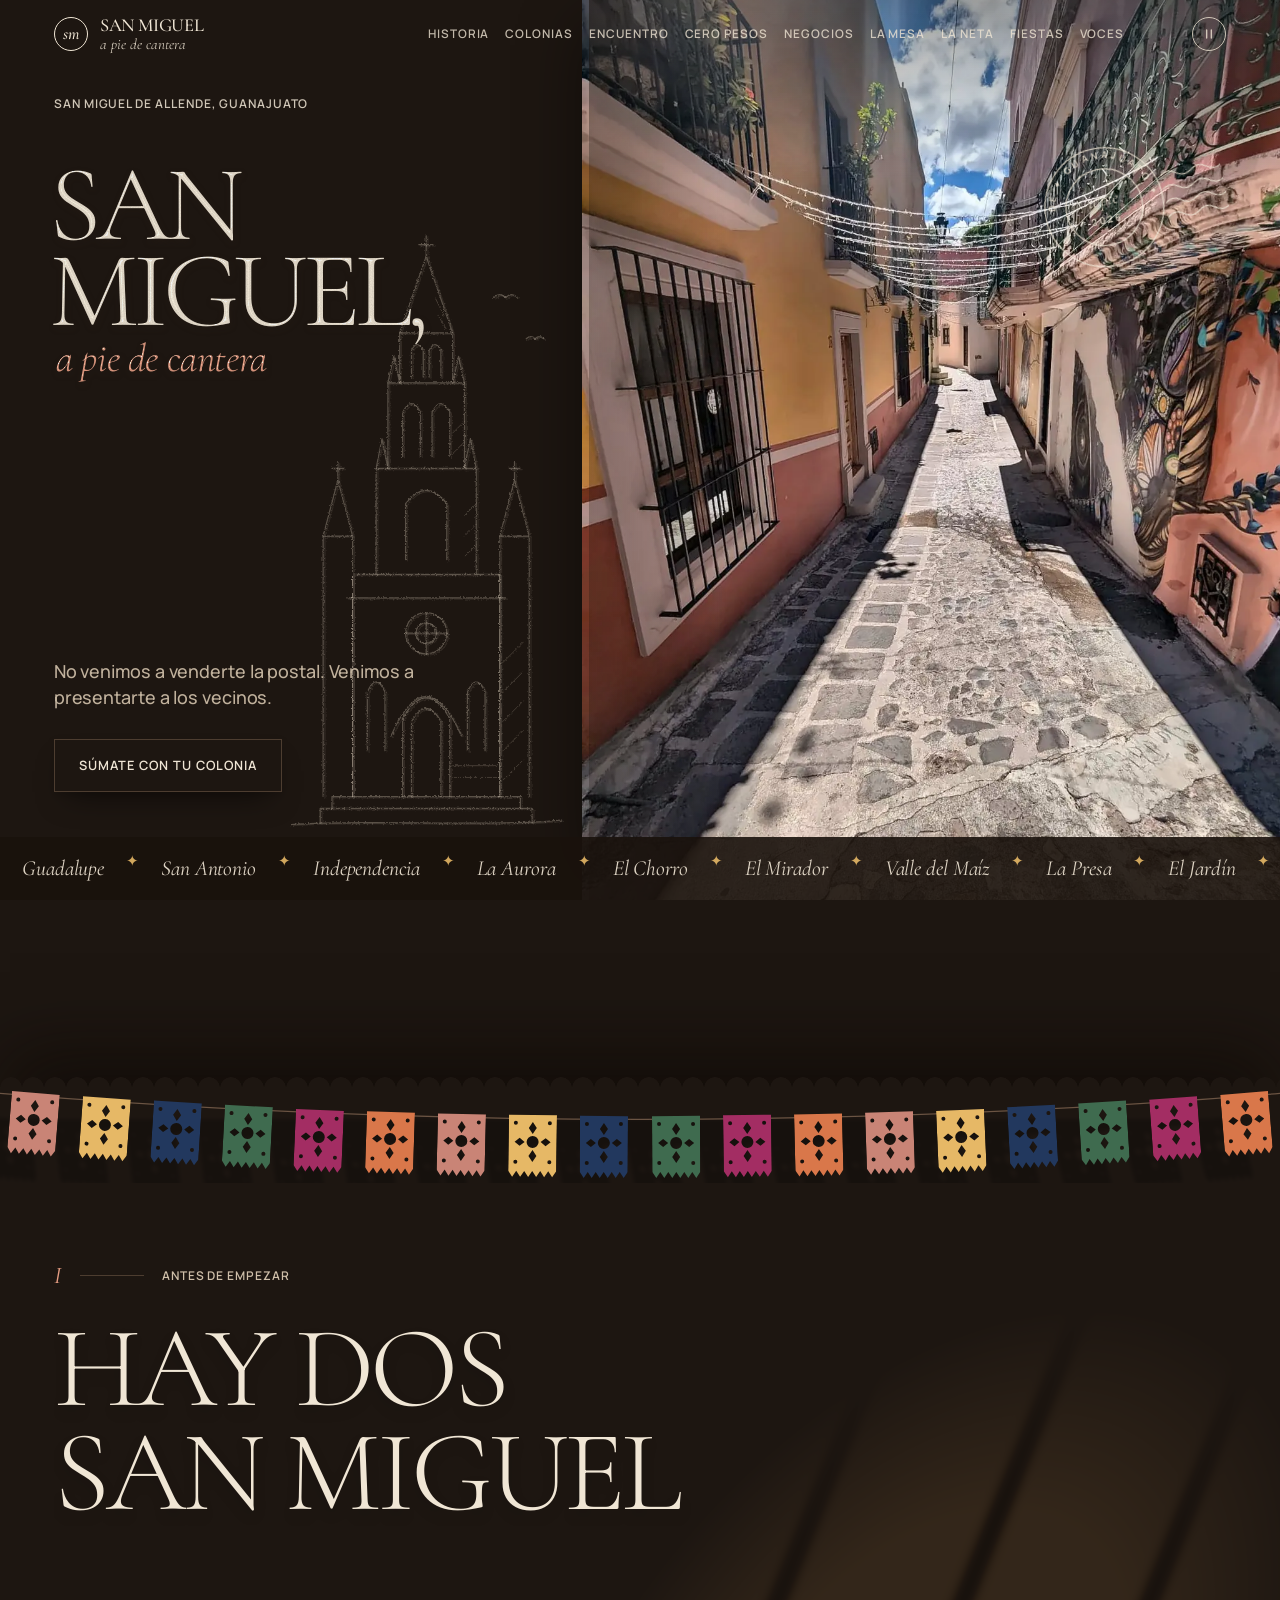
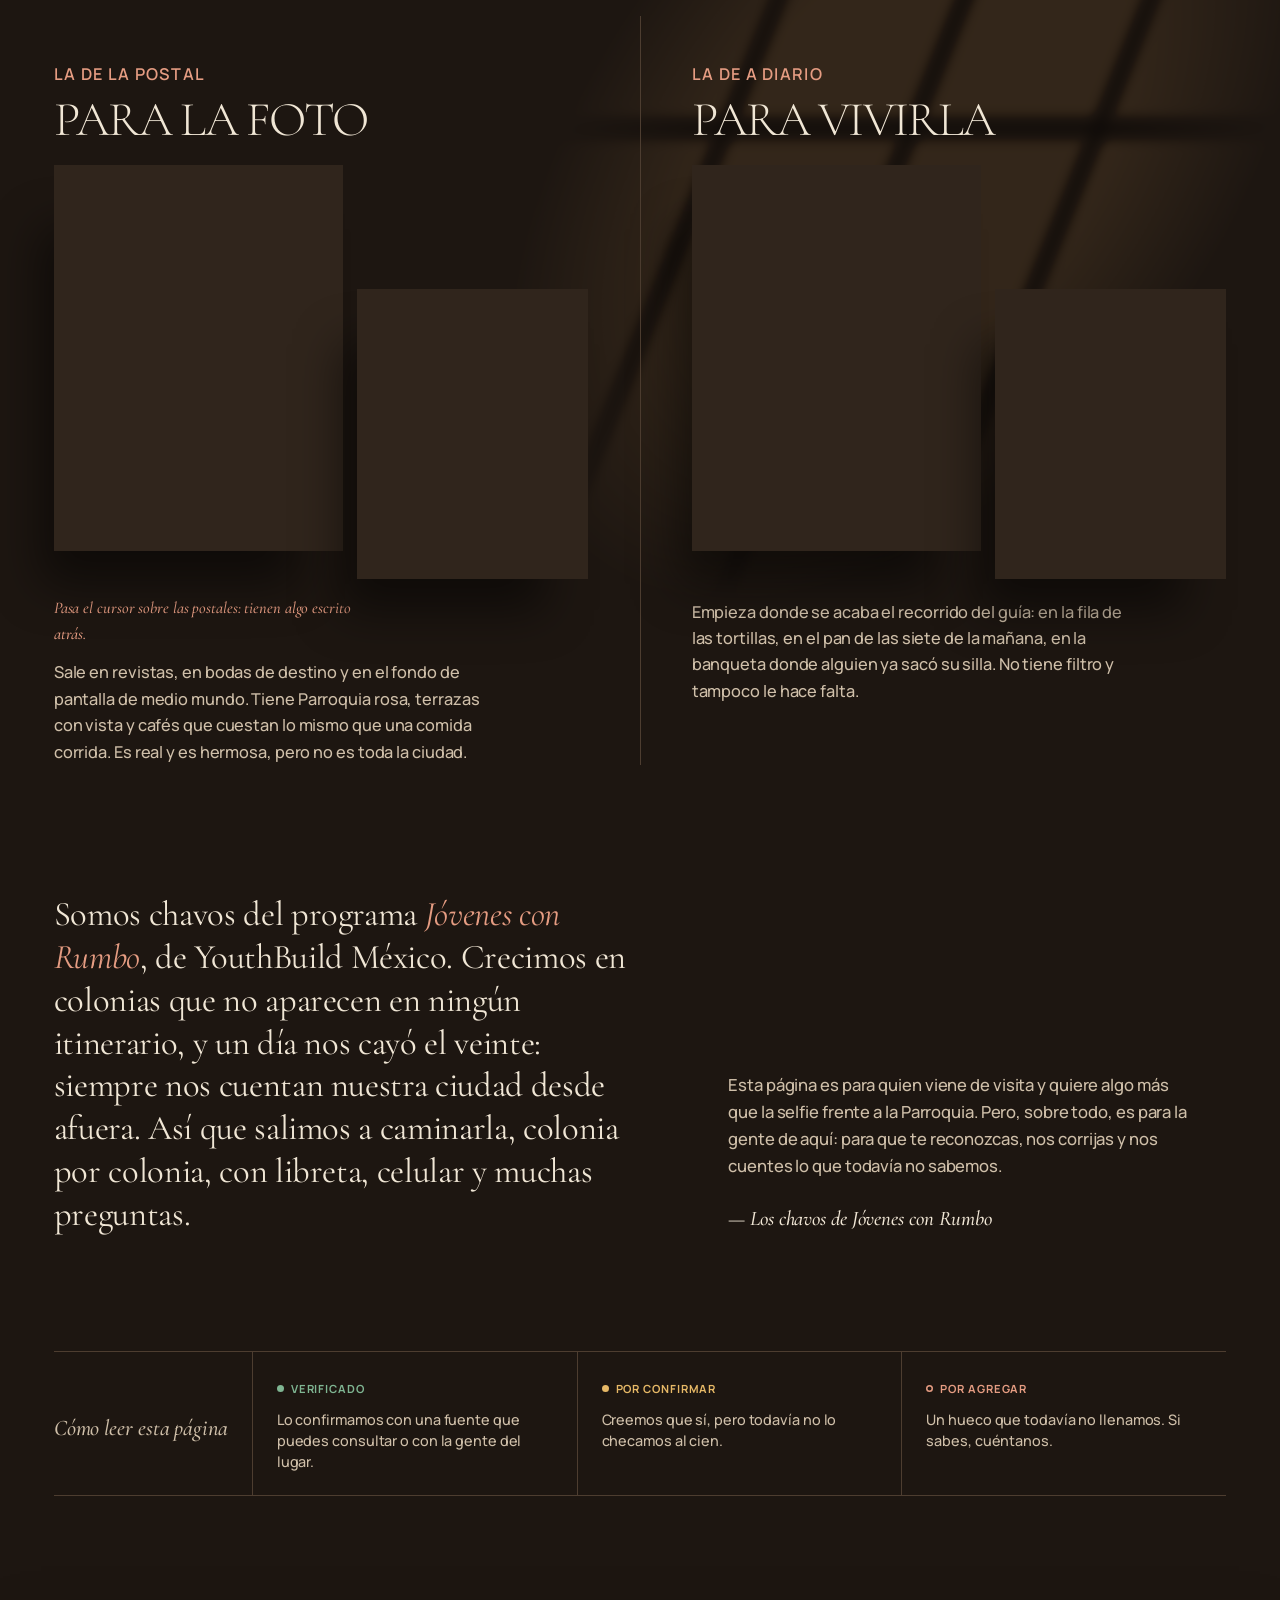
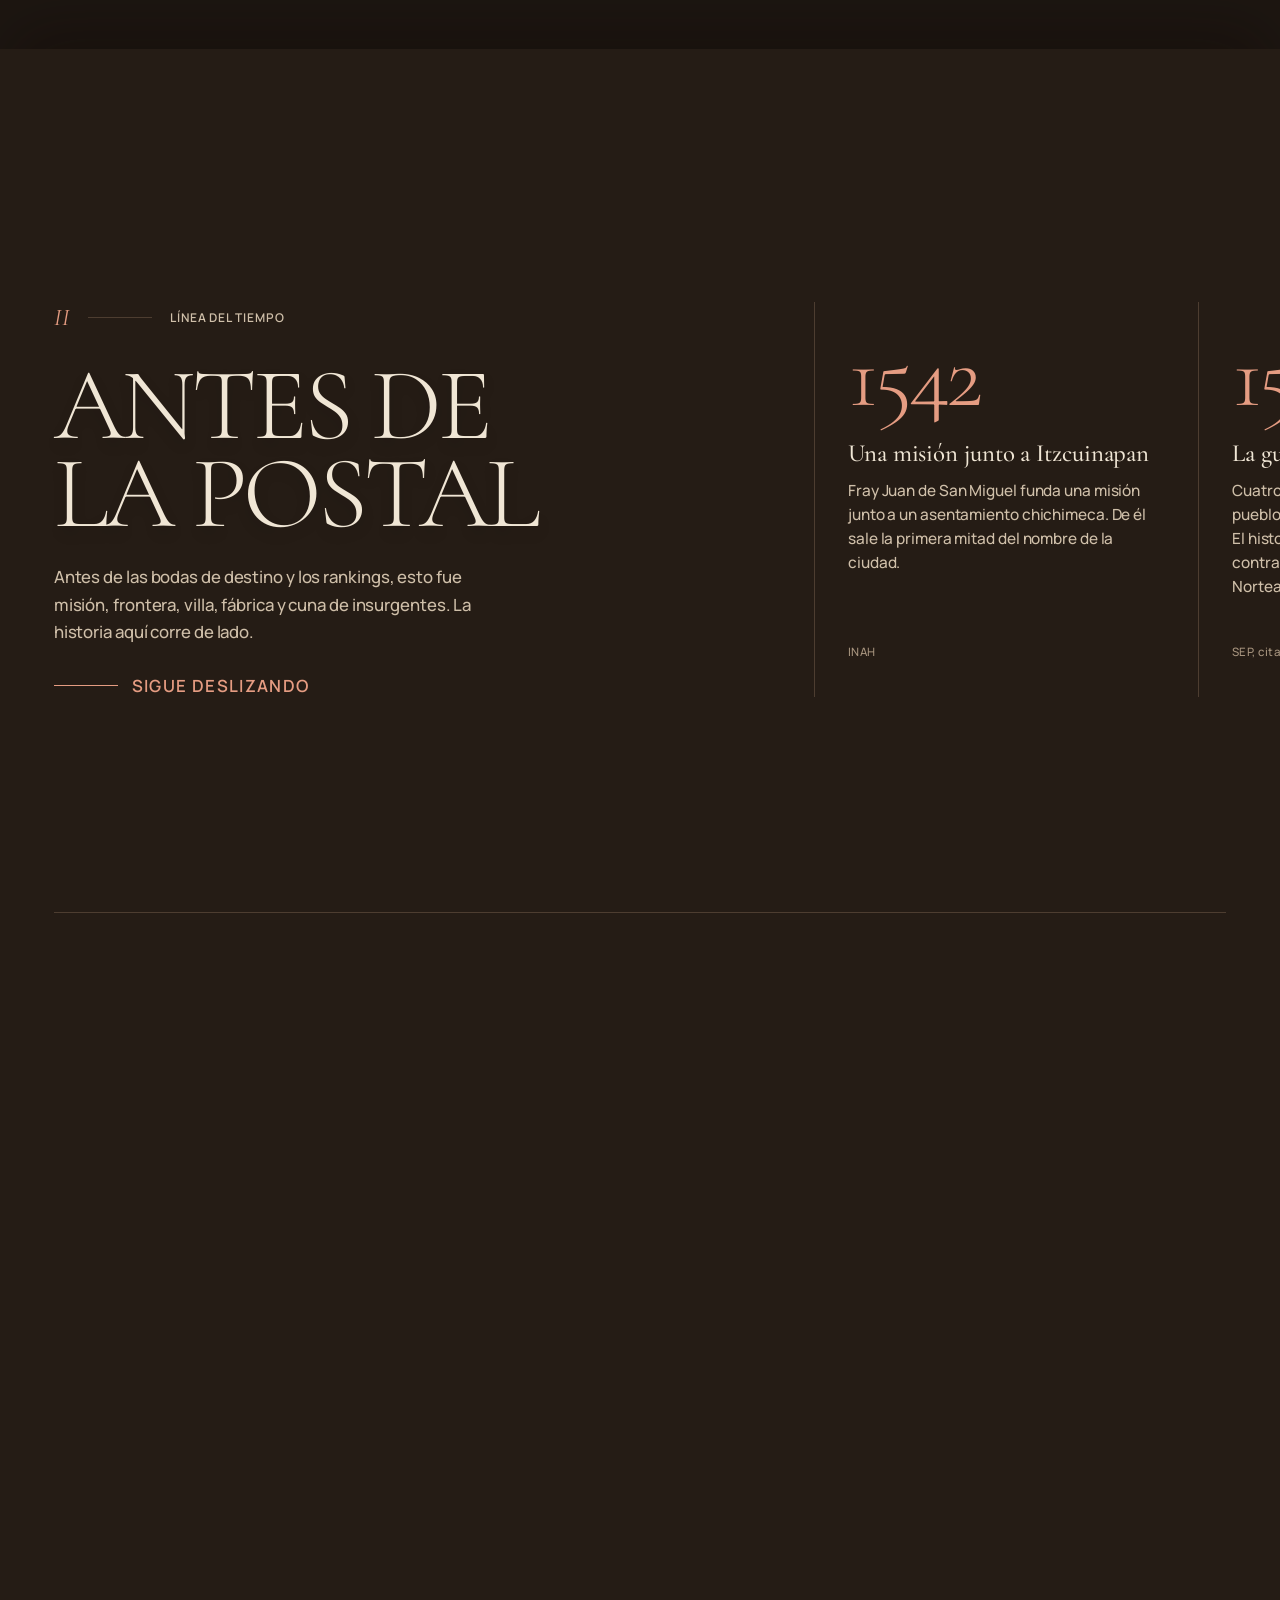
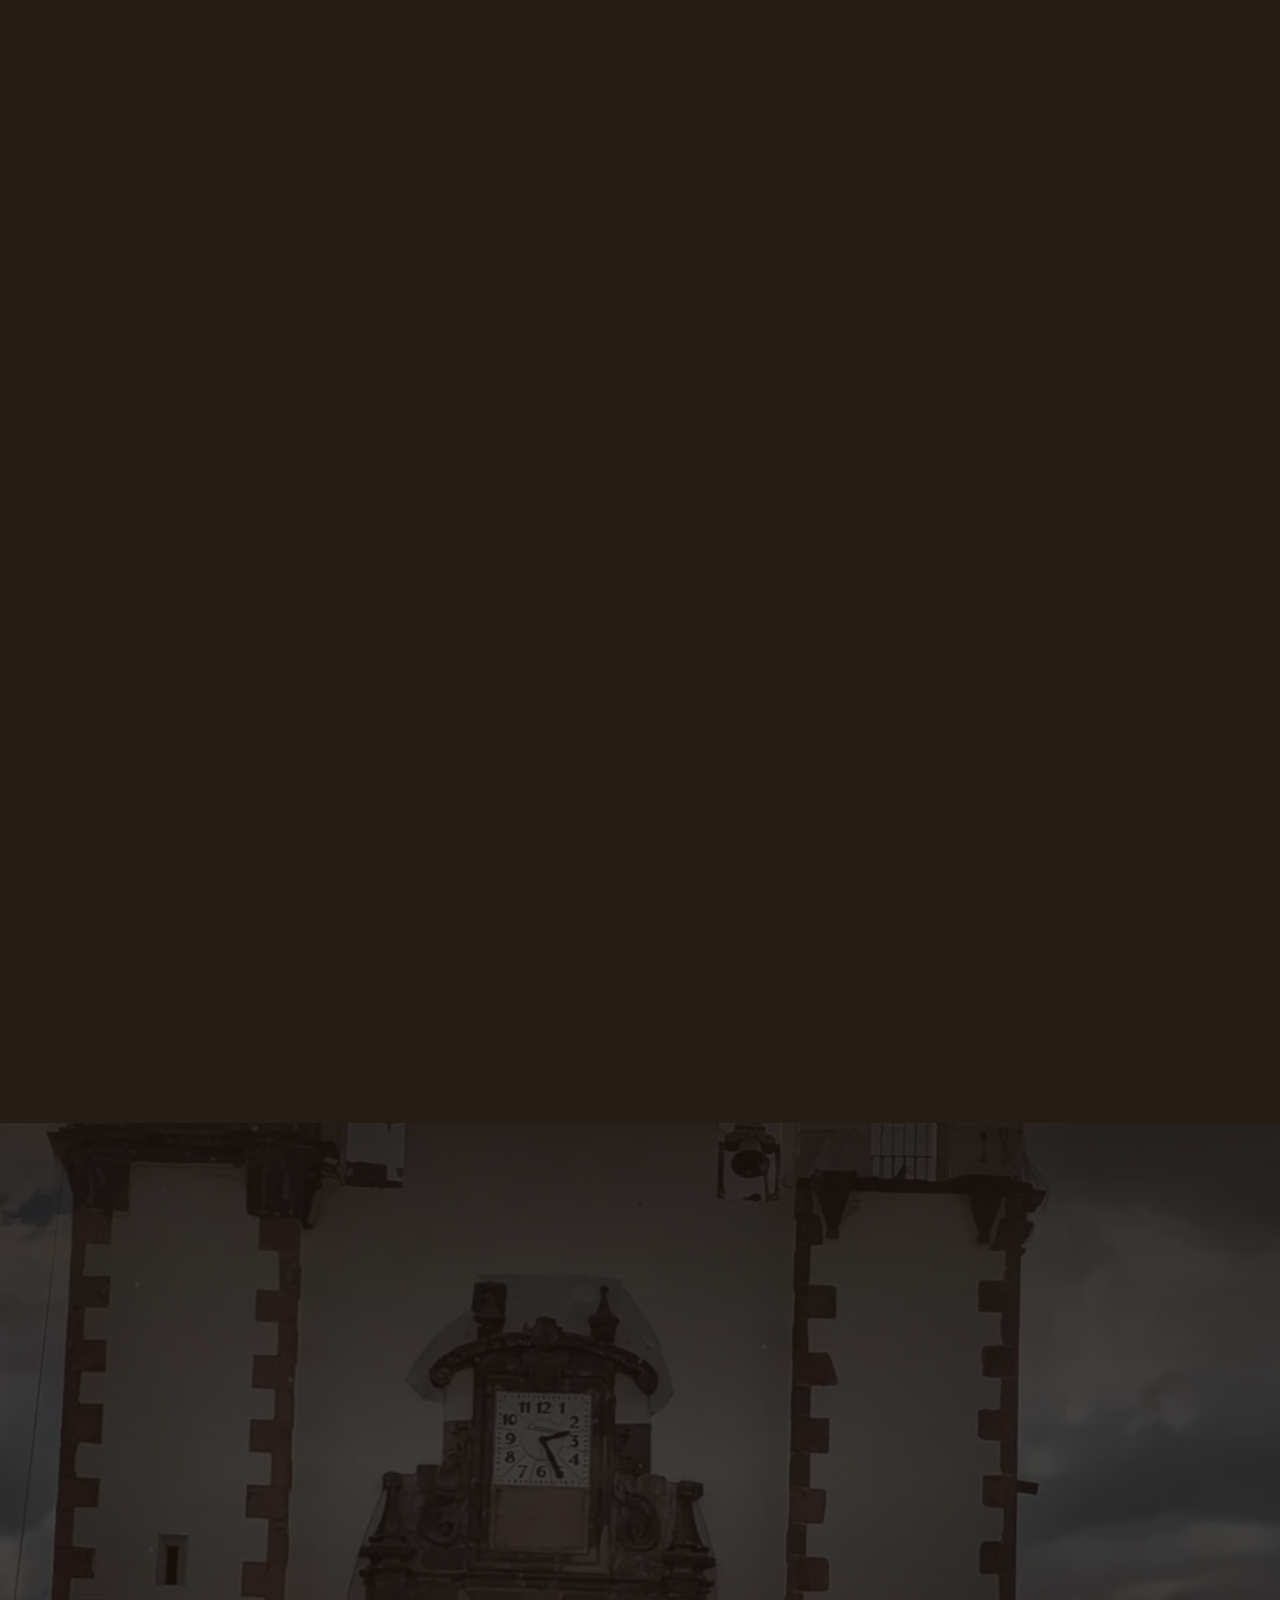
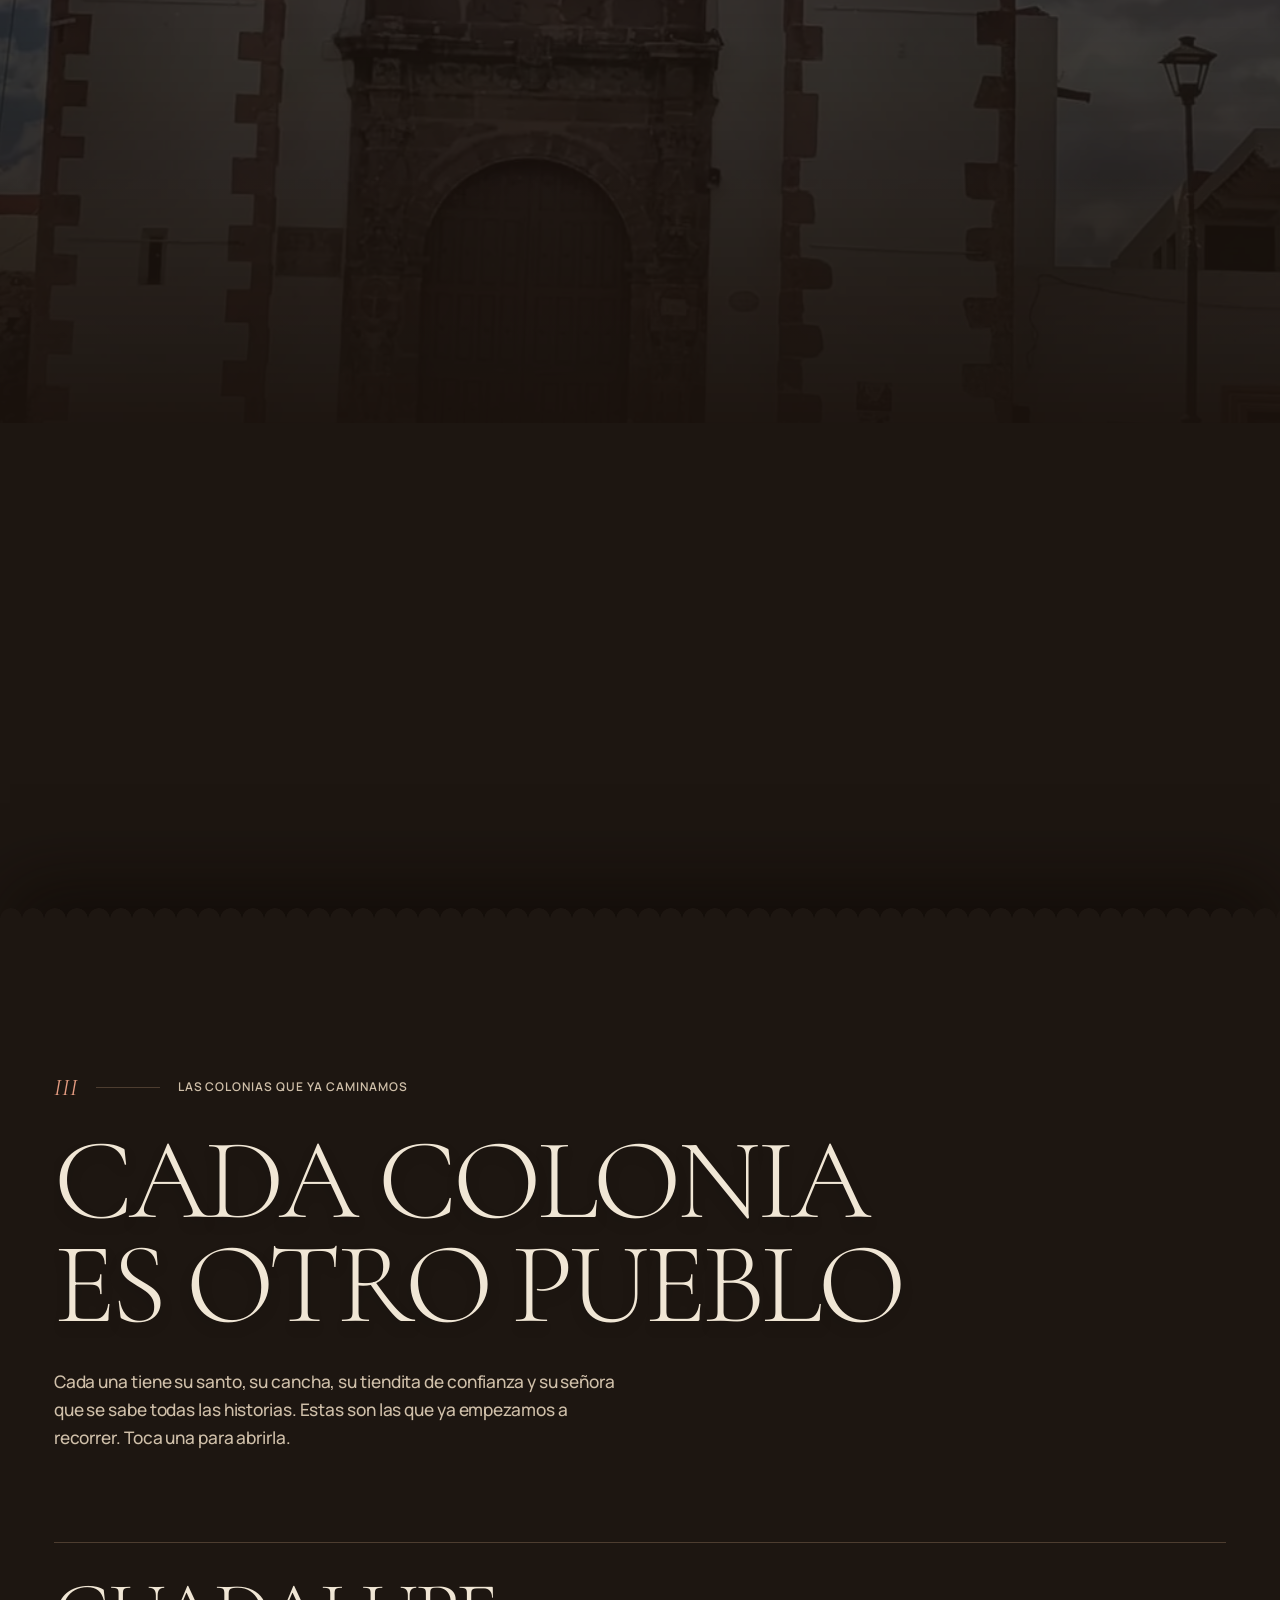
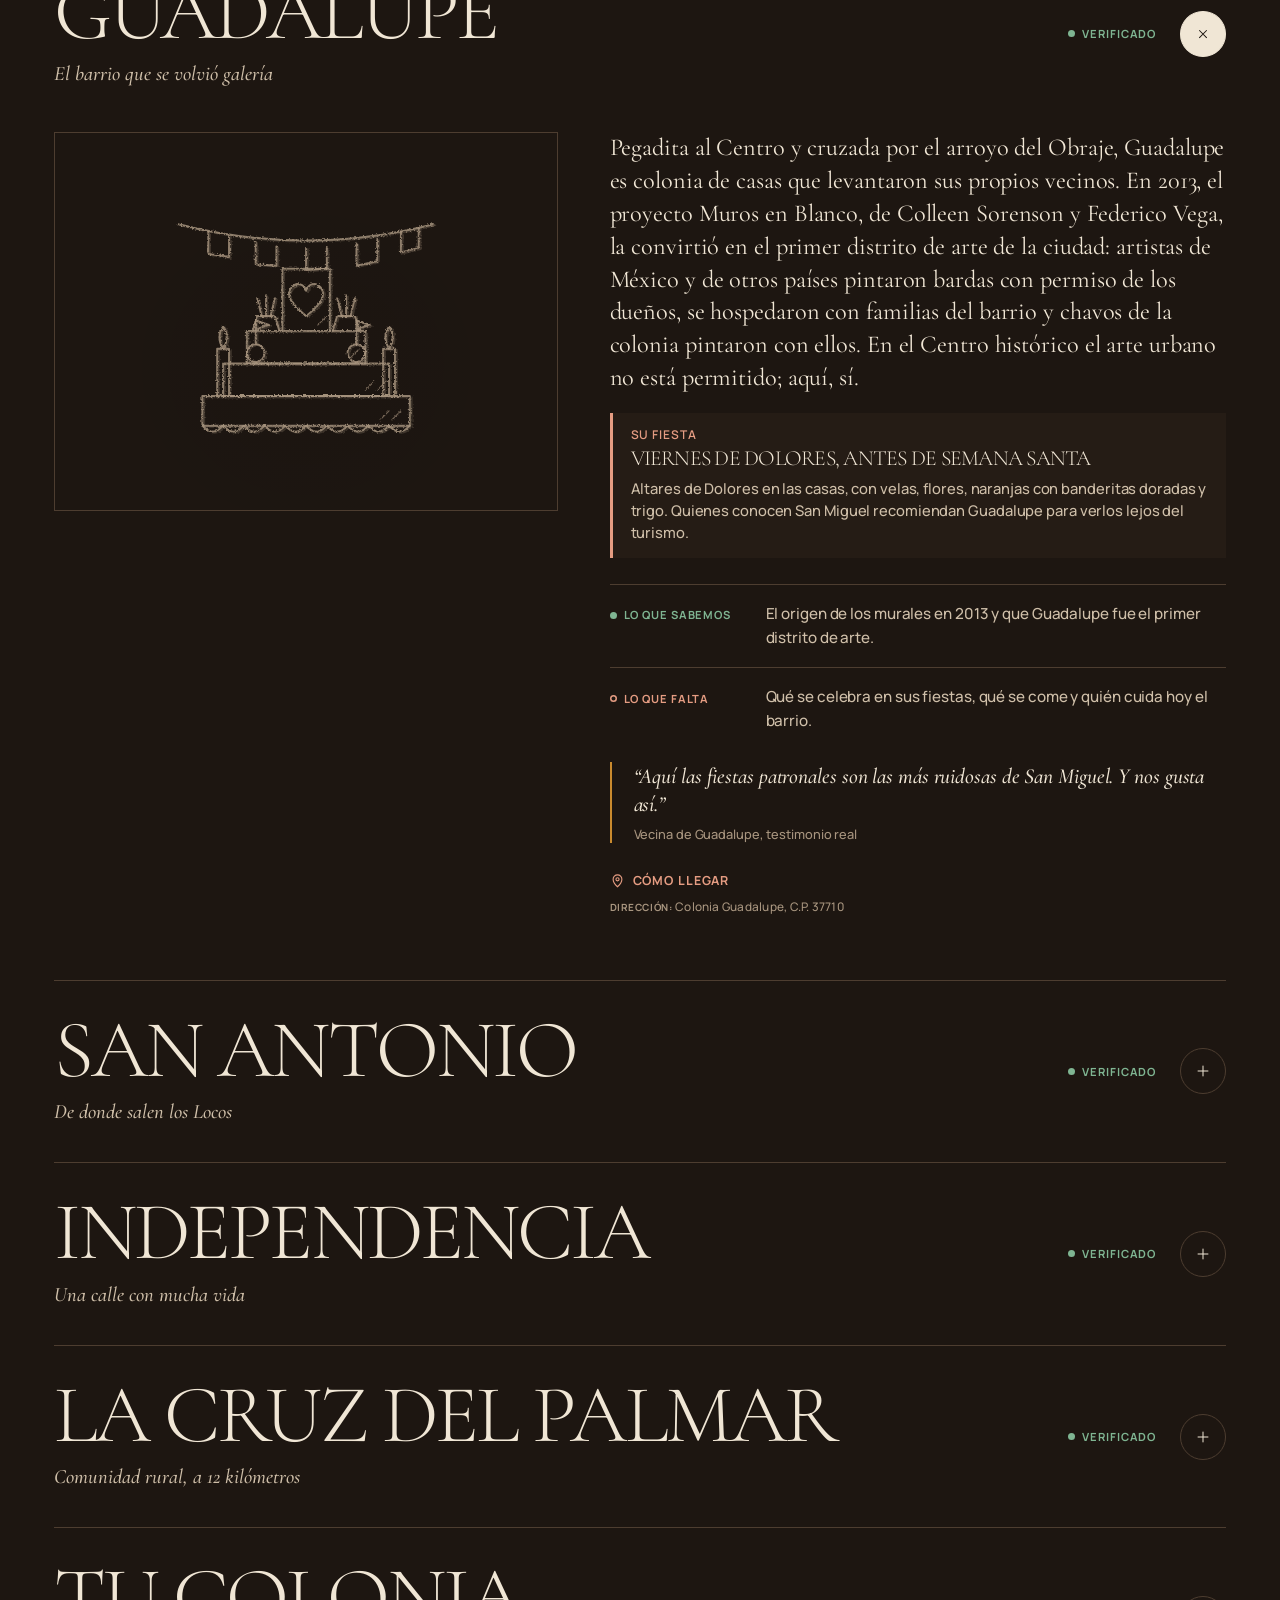
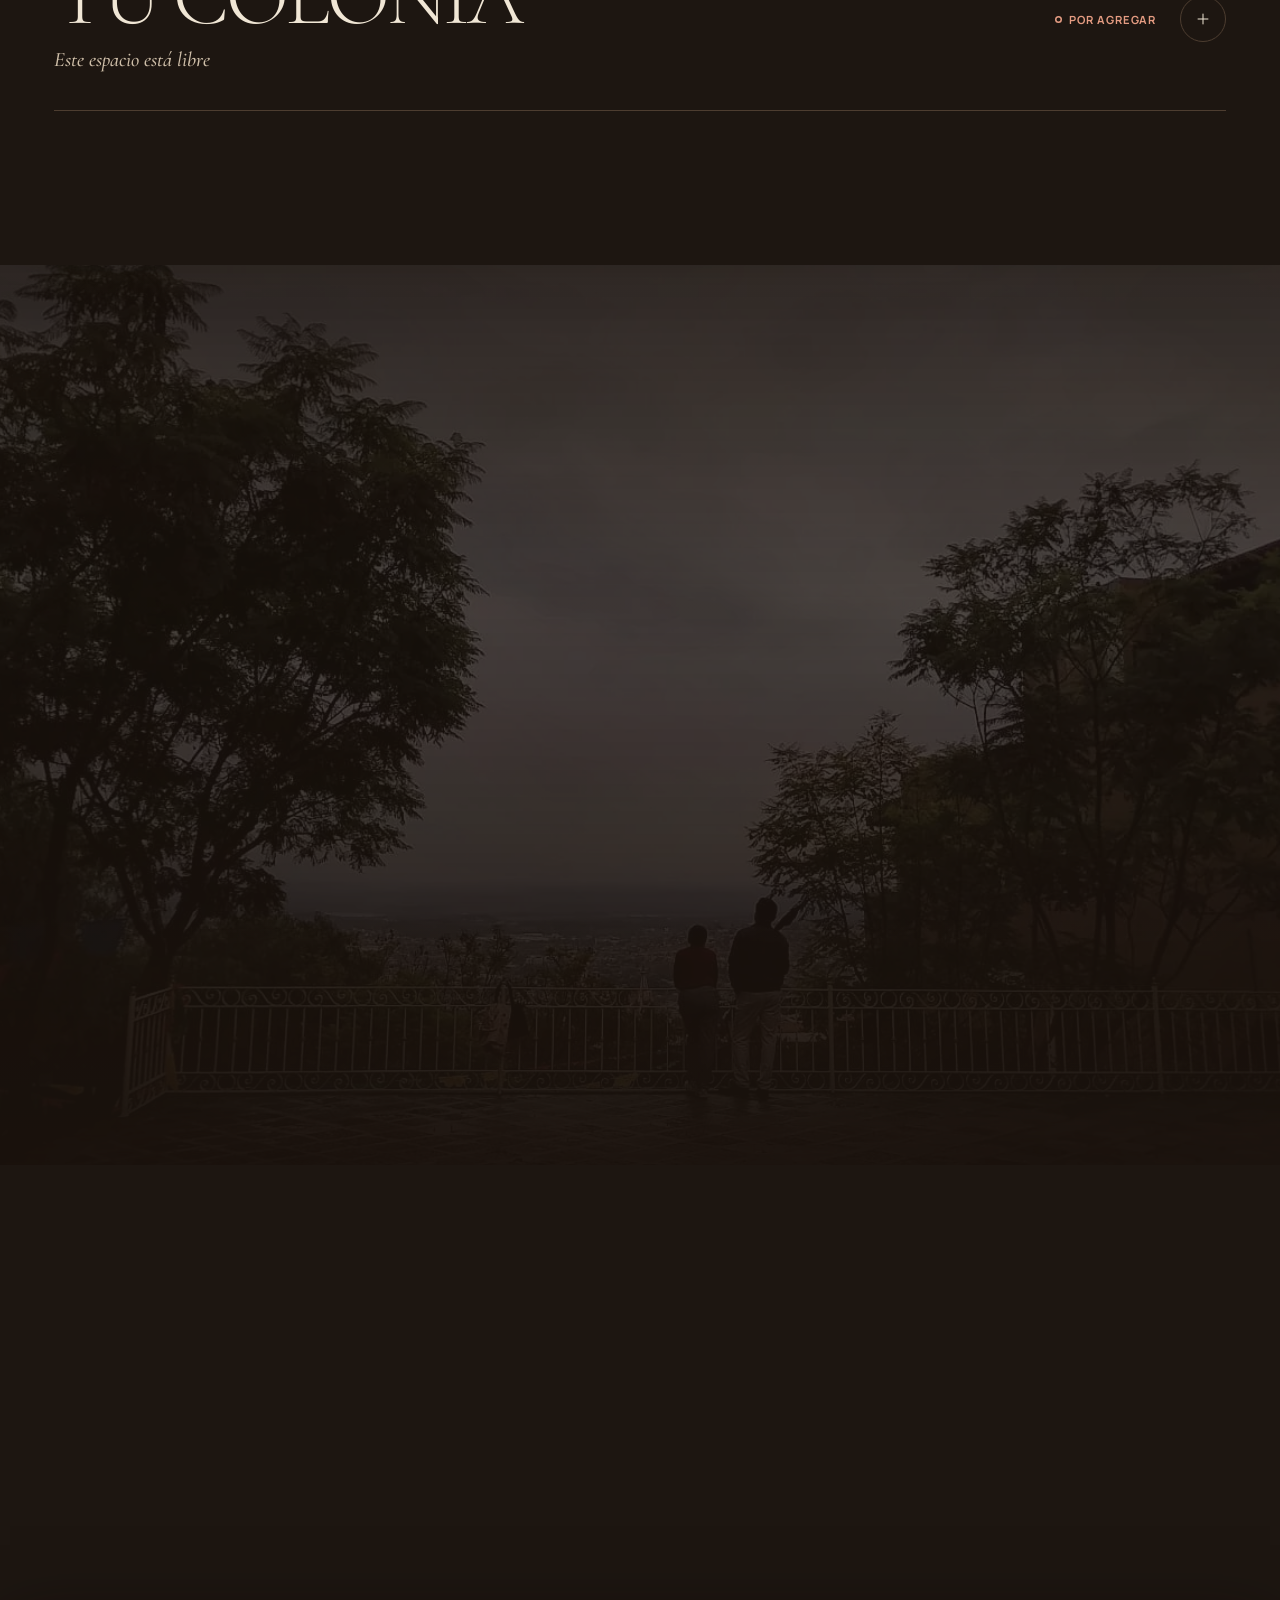
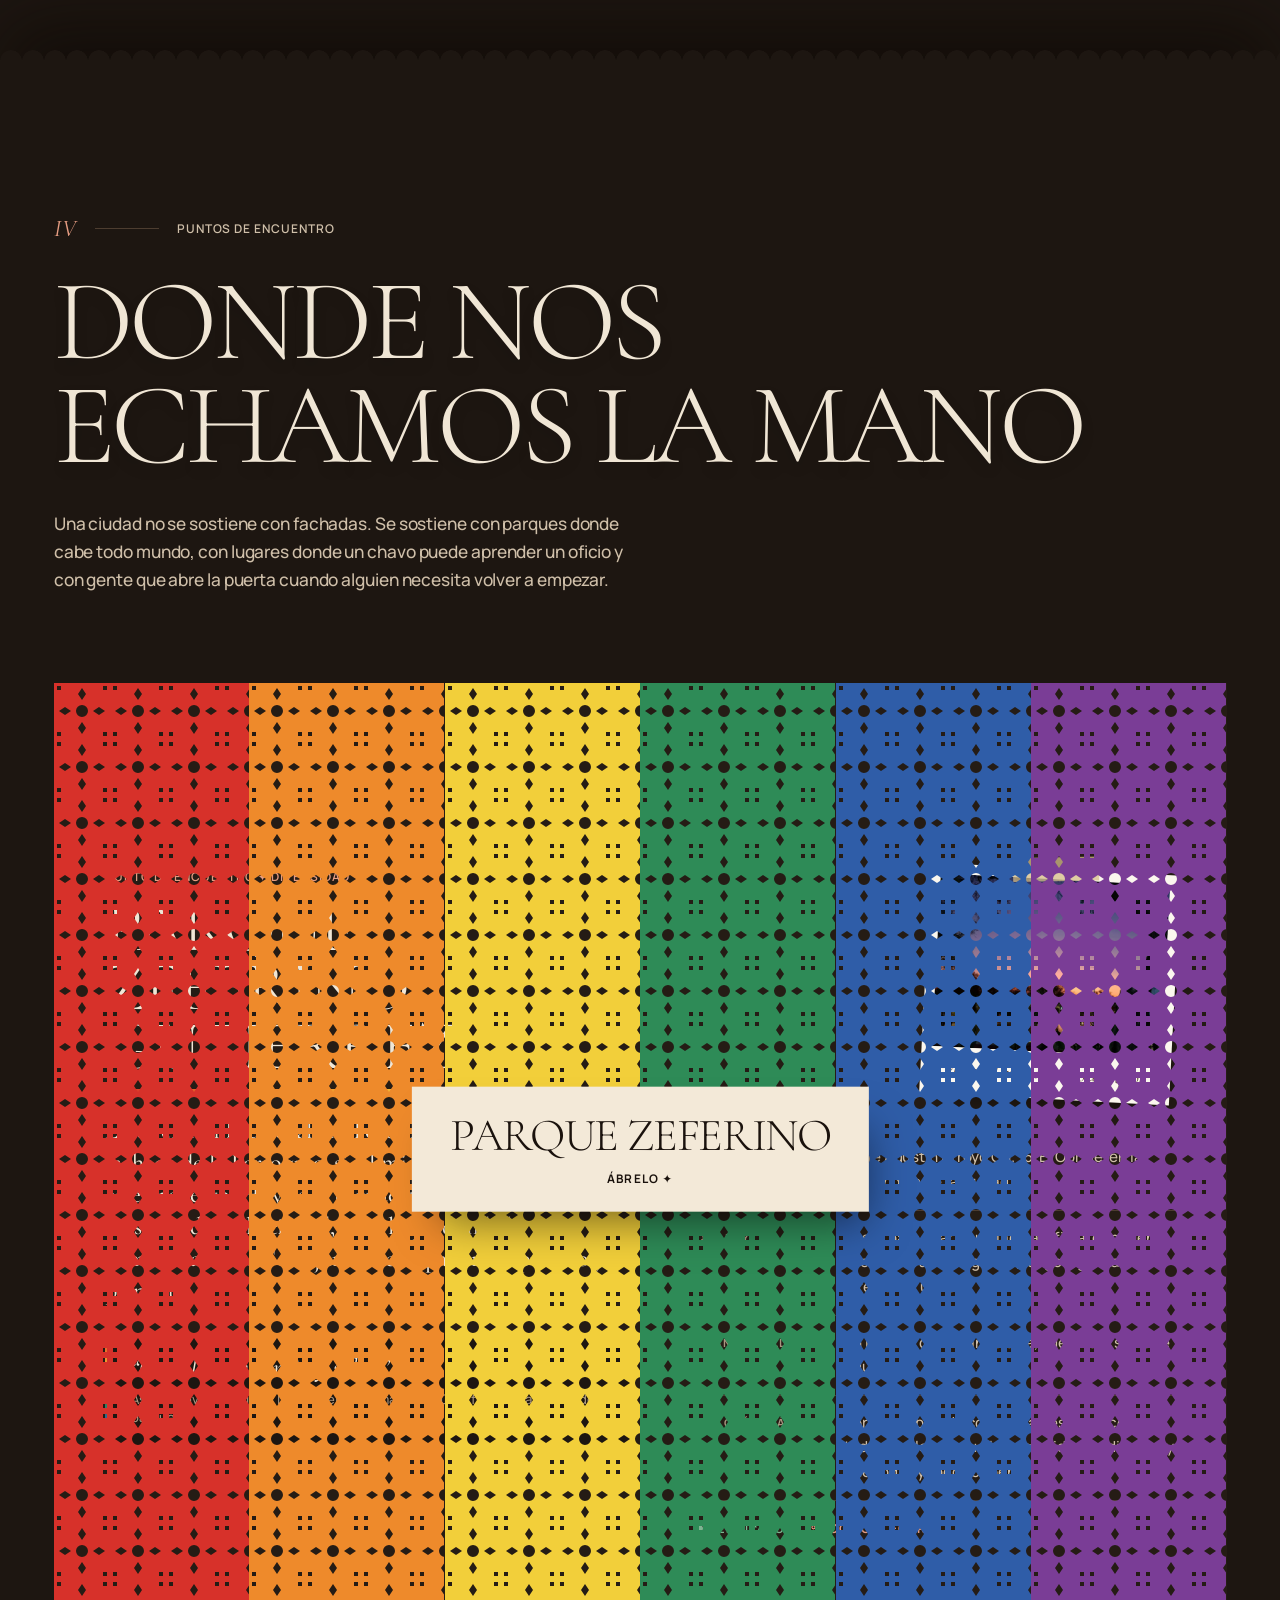
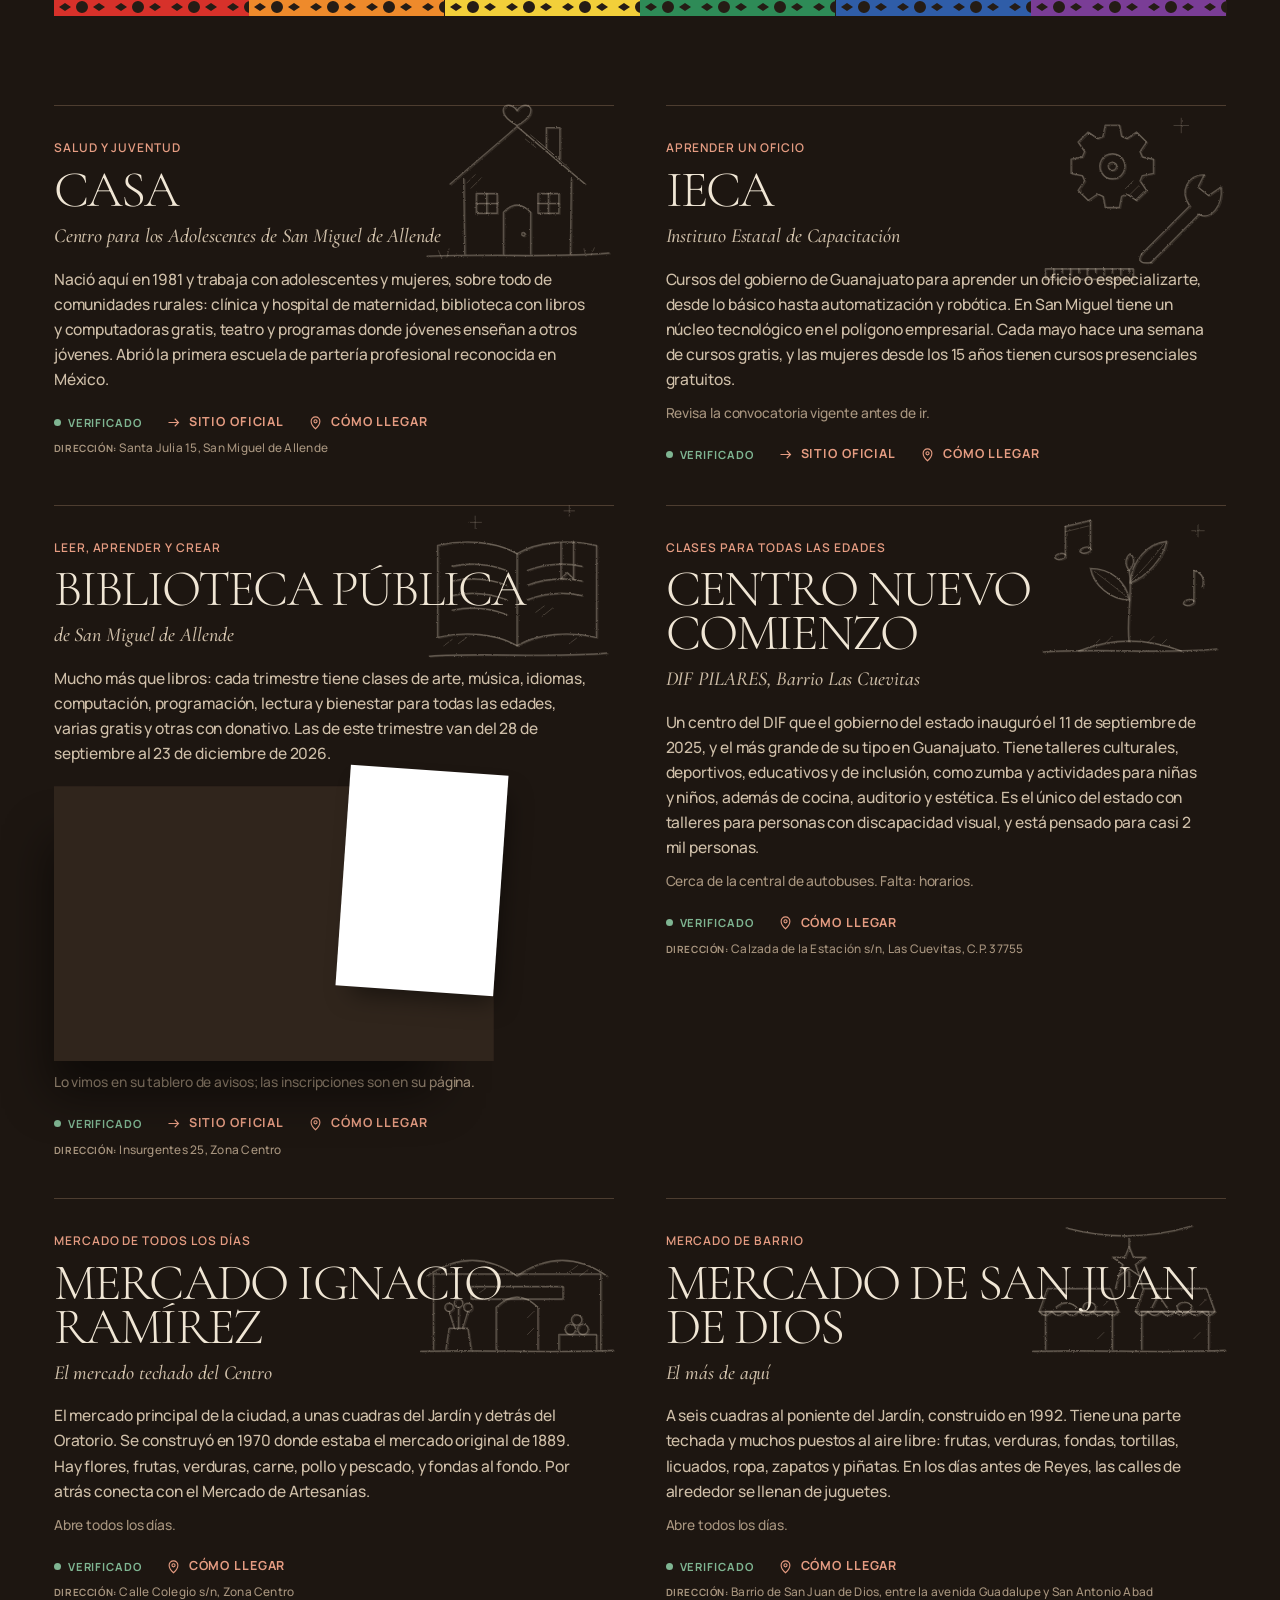
<file: index-2.html>
<!DOCTYPE html>
<html lang="es">
<head>
<meta charset="UTF-8">
<meta name="color-scheme" content="dark">
<meta name="viewport" content="width=device-width, initial-scale=1, viewport-fit=cover">
<title>San Miguel, a pie de cantera — un recorrido de Jóvenes con Rumbo</title>
<link rel="icon" href="favicon.svg" type="image/svg+xml">
<meta name="theme-color" content="#1D1611">
<meta property="og:type" content="website">
<meta property="og:title" content="San Miguel, a pie de cantera">
<meta property="og:description" content="Un recorrido por la vida diaria de San Miguel de Allende, colonia por colonia, hecho por jóvenes de Jóvenes con Rumbo.">
<meta property="og:image" content="images/og-portada.jpg">
<meta name="twitter:card" content="summary_large_image">
<meta name="description" content="Un recorrido por la vida diaria de San Miguel de Allende, colonia por colonia, hecho por jóvenes del programa Jóvenes con Rumbo de YouthBuild México.">
<meta name="description" content="San Miguel de Allende contado colonia por colonia por jóvenes de aquí: historia, comunidades, planes sin gastar, negocios locales, fiestas y lo que no sale en la postal. Un proyecto de Jóvenes con Rumbo, YouthBuild México.">
<link rel="preconnect" href="https://fonts.googleapis.com">
<link rel="preconnect" href="https://fonts.gstatic.com" crossorigin>
<link href="https://fonts.googleapis.com/css2?family=Cormorant+Garamond:ital,wght@0,300;0,400;0,500;1,300;1,400&family=Manrope:wght@500;600;700&display=swap" rel="stylesheet">
<link rel="stylesheet" href="css/style.css">
</head>
<body>
<noscript><p style="padding:16px; background:#9A3324; color:#F3E9D8; font-family:sans-serif; text-align:center;">Esta página necesita JavaScript para mostrar sus fotos y varias secciones.</p></noscript>
<svg width="0" height="0" style="position:absolute" aria-hidden="true" focusable="false"><filter id="lapiz" x="-5%" y="-5%" width="110%" height="110%"><feTurbulence type="fractalNoise" baseFrequency="0.9" numOctaves="1" seed="4" result="ruido"/><feDisplacementMap in="SourceGraphic" in2="ruido" scale="2.4" xChannelSelector="R" yChannelSelector="G"/></filter><filter id="labrado" x="-4%" y="-14%" width="108%" height="140%" color-interpolation-filters="sRGB"><feGaussianBlur in="SourceAlpha" stdDeviation="1.5" result="bump"/><feDiffuseLighting in="bump" surfaceScale="2.8" diffuseConstant="1.2" lighting-color="#ffffff" result="luz"><feDistantLight azimuth="235" elevation="57"/></feDiffuseLighting><feComposite in="luz" in2="SourceGraphic" operator="arithmetic" k1="1" k2="0" k3="0" k4="0" result="relieve"/><feTurbulence type="fractalNoise" baseFrequency="0.85" numOctaves="2" seed="11" result="grano"/><feColorMatrix in="grano" type="saturate" values="0" result="granoG"/><feComponentTransfer in="granoG" result="granoS"><feFuncA type="linear" slope="0" intercept=".2"/></feComponentTransfer><feComposite in="granoS" in2="SourceAlpha" operator="in" result="granoT"/><feBlend in="granoT" in2="relieve" mode="multiply" result="piedra"/><feGaussianBlur in="SourceAlpha" stdDeviation="10" result="sb"/><feOffset in="sb" dy="6" result="so"/><feFlood flood-color="#120a06" flood-opacity=".62"/><feComposite in2="so" operator="in" result="sombra"/><feMerge><feMergeNode in="sombra"/><feMergeNode in="piedra"/></feMerge></filter><filter id="labrado-tinta" x="-4%" y="-14%" width="108%" height="140%" color-interpolation-filters="sRGB"><feGaussianBlur in="SourceAlpha" stdDeviation="1.3" result="bump"/><feSpecularLighting in="bump" surfaceScale="3.2" specularConstant="1" specularExponent="34" lighting-color="#fff6e6" result="brillo"><feDistantLight azimuth="235" elevation="48"/></feSpecularLighting><feComposite in="brillo" in2="SourceAlpha" operator="in" result="brilloT"/><feComposite in="SourceGraphic" in2="brilloT" operator="arithmetic" k1="0" k2="1" k3=".75" k4="0" result="relieve"/><feTurbulence type="fractalNoise" baseFrequency="0.85" numOctaves="2" seed="11" result="grano"/><feColorMatrix in="grano" type="saturate" values="0" result="granoG"/><feComponentTransfer in="granoG" result="granoS"><feFuncA type="linear" slope="0" intercept=".16"/></feComponentTransfer><feComposite in="granoS" in2="SourceAlpha" operator="in" result="granoT"/><feBlend in="granoT" in2="relieve" mode="multiply" result="piedra"/><feGaussianBlur in="SourceAlpha" stdDeviation="3" result="sb"/><feOffset in="sb" dx="1" dy="3" result="so"/><feFlood flood-color="#2a1d15" flood-opacity=".3"/><feComposite in2="so" operator="in" result="sombra"/><feMerge><feMergeNode in="sombra"/><feMergeNode in="piedra"/></feMerge></filter></svg>
<a class="salta" href="#dos">Saltar al contenido</a>

<!-- ===================== NAV ===================== -->
<nav class="nav sobre" id="nav" aria-label="Secciones">
  <div class="nav-in">
    <a class="marca" href="#inicio"><span class="marca-sello" aria-hidden="true">sm</span><span class="marca-txt">San Miguel<i>a pie de cantera</i></span></a>
    <div class="nav-links">
      <a href="#historia">Historia</a>
      <a href="#comunidades">Colonias</a>
      <a href="#encuentro">Encuentro</a>
      <a href="#cero-pesos">Cero pesos</a>
      <a href="#negocios">Negocios</a>
      <a href="#la-mesa">La mesa</a>
      <a href="#la-neta">La neta</a>
      <a href="#fiestas">Fiestas</a>
      <a href="#voces">Voces</a>
    </div>
    <svg class="sol" viewBox="0 0 44 26" aria-hidden="true"><path d="M4 23 A18 18 0 0 1 40 23"/><circle id="sol-punto" cx="4" cy="23" r="3.2"/></svg>
    <a class="btn btn-oscuro" href="#cuentanos" id="nav-cta">Cuéntanos</a>
    <button class="pausa" id="pausa" type="button" aria-pressed="false" title="Pausar animaciones"><svg class="i-pausa" viewBox="0 0 24 24" aria-hidden="true"><path d="M8 5v14M16 5v14"/></svg><svg class="i-play" viewBox="0 0 24 24" aria-hidden="true"><path d="M8 5l11 7-11 7z"/></svg><span class="sr">Pausar animaciones</span></button>
    <button class="menu-btn" id="menu-btn" aria-expanded="false" aria-controls="menu">Menú</button>
  </div>
</nav>

<div class="menu" id="menu" aria-hidden="true">
  <button class="menu-cerrar" id="menu-cerrar">Cerrar</button>
  <ol>
    <li><a href="#dos"><span>I</span>Dos San Miguel</a></li>
    <li><a href="#historia"><span>II</span>Historia</a></li>
    <li><a href="#comunidades"><span>III</span>Colonias</a></li>
    <li><a href="#encuentro"><span>IV</span>Encuentro</a></li>
    <li><a href="#cero-pesos"><span>V</span>Cero pesos</a></li>
    <li><a href="#negocios"><span>VI</span>Negocios</a></li>
    <li><a href="#la-mesa"><span>VII</span>La mesa</a></li>
    <li><a href="#la-neta"><span>VIII</span>La neta</a></li>
    <li><a href="#fiestas"><span>IX</span>Fiestas</a></li>
    <li><a href="#voces"><span>X</span>Voces</a></li>
    <li><a href="#cuentanos"><span>✦</span>Cuéntanos</a></li>
  </ol>
  <p class="lbl" style="opacity:.6">Jóvenes con Rumbo, YouthBuild México</p>
</div>

<main>
<!-- ===================== PORTADA + I. DOS SAN MIGUEL ===================== -->
<section class="capitulo dos" id="inicio">
  <header class="portada hero" data-portada>
    <div class="portada-foto"><img data-img="callejonLuces" alt="Callejón empedrado entre casas amarilla y rosa, con balcones de herrería, un mural y series de luces cruzando de lado a lado"></div>
    <div class="portada-velo"></div>
    <div class="hero-dibujo" aria-hidden="true"><svg viewBox="0 -16 200 416"><g filter="url(#lapiz)"><path class="tr " pathLength="1" style="transition-delay:0ms" d="M8 392 C60 388 140 394 192 389"/><path class="tr " pathLength="1" style="transition-delay:40ms" d="M28 391 L28 381 L172 381 L172 391"/><path class="tr " pathLength="1" style="transition-delay:80ms" d="M36 381 L36 373 L164 373 L164 381"/><path class="tr " pathLength="1" style="transition-delay:120ms" d="M30 373 L30 196 L50 196 L50 373"/><path class="tr " pathLength="1" style="transition-delay:160ms" d="M30 196 L40 158 L50 196"/><path class="tr " pathLength="1" style="transition-delay:200ms" d="M40 158 L40 146"/><path class="tr " pathLength="1" style="transition-delay:240ms" d="M36 150 L44 150"/><path class="tr " pathLength="1" style="transition-delay:280ms" d="M150 373 L150 196 L170 196 L170 373"/><path class="tr " pathLength="1" style="transition-delay:320ms" d="M150 196 L160 158 L170 196"/><path class="tr " pathLength="1" style="transition-delay:360ms" d="M160 158 L160 146"/><path class="tr " pathLength="1" style="transition-delay:400ms" d="M156 150 L164 150"/><path class="tr " pathLength="1" style="transition-delay:440ms" d="M50 373 L50 222 L150 222 L150 373"/><path class="tr " pathLength="1" style="transition-delay:480ms" d="M46 238 L154 238"/><path class="tr " pathLength="1" style="transition-delay:520ms" d="M84 373 L84 320 Q100 292 116 320 L116 373"/><path class="tr " pathLength="1" style="transition-delay:560ms" d="M90 373 L90 322 Q100 304 110 322 L110 373"/><path class="tr " pathLength="1" style="transition-delay:600ms" d="M76 332 Q100 278 124 332"/><path class="tr " pathLength="1" style="transition-delay:640ms" d="M86 262 a14 14 0 1 0 28 0 a14 14 0 1 0 -28 0"/><path class="tr " pathLength="1" style="transition-delay:680ms" d="M93 262 a7 7 0 1 0 14 0 a7 7 0 1 0 -14 0"/><path class="tr " pathLength="1" style="transition-delay:720ms" d="M100 248 L100 276"/><path class="tr " pathLength="1" style="transition-delay:760ms" d="M86 262 L114 262"/><path class="tr " pathLength="1" style="transition-delay:800ms" d="M60 342 L60 302 Q66 288 72 302 L72 342"/><path class="tr " pathLength="1" style="transition-delay:840ms" d="M128 342 L128 302 Q134 288 140 302 L140 342"/><path class="tr " pathLength="1" style="transition-delay:880ms" d="M66 222 L66 150 L134 150 L134 222"/><path class="tr " pathLength="1" style="transition-delay:920ms" d="M86 212 L86 174 Q100 156 114 174 L114 212"/><path class="tr " pathLength="1" style="transition-delay:960ms" d="M66 150 L70 130 L74 150"/><path class="tr " pathLength="1" style="transition-delay:1000ms" d="M134 150 L130 130 L126 150"/><path class="tr " pathLength="1" style="transition-delay:1040ms" d="M74 150 L74 92 L126 92 L126 150"/><path class="tr " pathLength="1" style="transition-delay:1080ms" d="M84 142 L84 112 Q90 100 96 112 L96 142"/><path class="tr " pathLength="1" style="transition-delay:1120ms" d="M104 142 L104 112 Q110 100 116 112 L116 142"/><path class="tr " pathLength="1" style="transition-delay:1160ms" d="M74 92 L78 74 L82 92"/><path class="tr " pathLength="1" style="transition-delay:1200ms" d="M126 92 L122 74 L118 92"/><path class="tr " pathLength="1" style="transition-delay:1240ms" d="M82 92 L82 58 L118 58 L118 92"/><path class="tr " pathLength="1" style="transition-delay:1280ms" d="M90 88 L90 70 Q94 62 98 70 L98 88"/><path class="tr " pathLength="1" style="transition-delay:1320ms" d="M102 88 L102 70 Q106 62 110 70 L110 88"/><path class="tr " pathLength="1" style="transition-delay:1360ms" d="M82 58 L100 6 L118 58"/><path class="tr " pathLength="1" style="transition-delay:1400ms" d="M100 6 L100 -8"/><path class="tr " pathLength="1" style="transition-delay:1440ms" d="M95 -2 L105 -2"/><path class="tr " pathLength="1" style="transition-delay:1480ms" d="M146 34 q4 -4 8 0 q4 -4 8 0"/><path class="tr " pathLength="1" style="transition-delay:1520ms" d="M168 62 q3 -3 6 0 q3 -3 6 0"/><path class="tr h" pathLength="1" style="transition-delay:1560ms" d="M152 362 L166 348"/><path class="tr h" pathLength="1" style="transition-delay:1600ms" d="M152 342 L166 328"/><path class="tr h" pathLength="1" style="transition-delay:1640ms" d="M152 322 L166 308"/><path class="tr h" pathLength="1" style="transition-delay:1680ms" d="M152 302 L166 288"/><path class="tr h" pathLength="1" style="transition-delay:1720ms" d="M152 282 L166 268"/><path class="tr h" pathLength="1" style="transition-delay:1760ms" d="M126 210 L134 202"/><path class="tr h" pathLength="1" style="transition-delay:1800ms" d="M126 196 L134 188"/><path class="tr h" pathLength="1" style="transition-delay:1840ms" d="M126 182 L134 174"/><path class="tr h" pathLength="1" style="transition-delay:1880ms" d="M118 140 L126 132"/><path class="tr h" pathLength="1" style="transition-delay:1920ms" d="M118 126 L126 118"/><path class="tr h" pathLength="1" style="transition-delay:1960ms" d="M108 46 L114 56"/><path class="tr h" pathLength="1" style="transition-delay:2000ms" d="M106 34 L112 46"/><path class="tr h" pathLength="1" style="transition-delay:2040ms" d="M118 360 L148 360"/><path class="tr h" pathLength="1" style="transition-delay:2080ms" d="M118 352 L148 352"/><g class="eco" transform="translate(1.2 .8)"><path class="tr " pathLength="1" style="transition-delay:0ms" d="M8 392 C60 388 140 394 192 389"/><path class="tr " pathLength="1" style="transition-delay:40ms" d="M28 391 L28 381 L172 381 L172 391"/><path class="tr " pathLength="1" style="transition-delay:80ms" d="M36 381 L36 373 L164 373 L164 381"/><path class="tr " pathLength="1" style="transition-delay:120ms" d="M30 373 L30 196 L50 196 L50 373"/><path class="tr " pathLength="1" style="transition-delay:160ms" d="M30 196 L40 158 L50 196"/><path class="tr " pathLength="1" style="transition-delay:200ms" d="M40 158 L40 146"/><path class="tr " pathLength="1" style="transition-delay:240ms" d="M36 150 L44 150"/><path class="tr " pathLength="1" style="transition-delay:280ms" d="M150 373 L150 196 L170 196 L170 373"/><path class="tr " pathLength="1" style="transition-delay:320ms" d="M150 196 L160 158 L170 196"/><path class="tr " pathLength="1" style="transition-delay:360ms" d="M160 158 L160 146"/><path class="tr " pathLength="1" style="transition-delay:400ms" d="M156 150 L164 150"/><path class="tr " pathLength="1" style="transition-delay:440ms" d="M50 373 L50 222 L150 222 L150 373"/><path class="tr " pathLength="1" style="transition-delay:480ms" d="M46 238 L154 238"/><path class="tr " pathLength="1" style="transition-delay:520ms" d="M84 373 L84 320 Q100 292 116 320 L116 373"/><path class="tr " pathLength="1" style="transition-delay:560ms" d="M90 373 L90 322 Q100 304 110 322 L110 373"/><path class="tr " pathLength="1" style="transition-delay:600ms" d="M76 332 Q100 278 124 332"/><path class="tr " pathLength="1" style="transition-delay:640ms" d="M86 262 a14 14 0 1 0 28 0 a14 14 0 1 0 -28 0"/><path class="tr " pathLength="1" style="transition-delay:680ms" d="M93 262 a7 7 0 1 0 14 0 a7 7 0 1 0 -14 0"/><path class="tr " pathLength="1" style="transition-delay:720ms" d="M100 248 L100 276"/><path class="tr " pathLength="1" style="transition-delay:760ms" d="M86 262 L114 262"/><path class="tr " pathLength="1" style="transition-delay:800ms" d="M60 342 L60 302 Q66 288 72 302 L72 342"/><path class="tr " pathLength="1" style="transition-delay:840ms" d="M128 342 L128 302 Q134 288 140 302 L140 342"/><path class="tr " pathLength="1" style="transition-delay:880ms" d="M66 222 L66 150 L134 150 L134 222"/><path class="tr " pathLength="1" style="transition-delay:920ms" d="M86 212 L86 174 Q100 156 114 174 L114 212"/><path class="tr " pathLength="1" style="transition-delay:960ms" d="M66 150 L70 130 L74 150"/><path class="tr " pathLength="1" style="transition-delay:1000ms" d="M134 150 L130 130 L126 150"/><path class="tr " pathLength="1" style="transition-delay:1040ms" d="M74 150 L74 92 L126 92 L126 150"/><path class="tr " pathLength="1" style="transition-delay:1080ms" d="M84 142 L84 112 Q90 100 96 112 L96 142"/><path class="tr " pathLength="1" style="transition-delay:1120ms" d="M104 142 L104 112 Q110 100 116 112 L116 142"/><path class="tr " pathLength="1" style="transition-delay:1160ms" d="M74 92 L78 74 L82 92"/><path class="tr " pathLength="1" style="transition-delay:1200ms" d="M126 92 L122 74 L118 92"/><path class="tr " pathLength="1" style="transition-delay:1240ms" d="M82 92 L82 58 L118 58 L118 92"/><path class="tr " pathLength="1" style="transition-delay:1280ms" d="M90 88 L90 70 Q94 62 98 70 L98 88"/><path class="tr " pathLength="1" style="transition-delay:1320ms" d="M102 88 L102 70 Q106 62 110 70 L110 88"/><path class="tr " pathLength="1" style="transition-delay:1360ms" d="M82 58 L100 6 L118 58"/><path class="tr " pathLength="1" style="transition-delay:1400ms" d="M100 6 L100 -8"/><path class="tr " pathLength="1" style="transition-delay:1440ms" d="M95 -2 L105 -2"/><path class="tr " pathLength="1" style="transition-delay:1480ms" d="M146 34 q4 -4 8 0 q4 -4 8 0"/><path class="tr " pathLength="1" style="transition-delay:1520ms" d="M168 62 q3 -3 6 0 q3 -3 6 0"/></g></g></svg></div>
    <div class="hero-meta lbl"><span>San Miguel de Allende, Guanajuato</span><span>Un recorrido de Jóvenes con Rumbo</span></div>
    <svg class="matasellos" viewBox="0 0 220 160" aria-hidden="true"><defs><path id="ms-c" d="M80 80 m-56 0 a56 56 0 1 1 112 0 a56 56 0 1 1 -112 0"/></defs><circle cx="80" cy="80" r="68"/><circle cx="80" cy="80" r="44"/><text class="ms-arco"><textPath href="#ms-c" textLength="348" lengthAdjust="spacing">SAN MIGUEL DE ALLENDE ✦ GUANAJUATO ✦</textPath></text><text x="80" y="78" class="ms-1">a pie</text><text x="80" y="98" class="ms-2">2026</text><path class="ms-ondas" d="M150 58 q9 -7 18 0 t18 0 t18 0 t18 0 M150 74 q9 -7 18 0 t18 0 t18 0 t18 0 M150 90 q9 -7 18 0 t18 0 t18 0 t18 0 M150 106 q9 -7 18 0 t18 0 t18 0 t18 0"/></svg>
    <div class="portada-txt hero-txt">
      <h1 class="hero-titulo" id="hero-h1" aria-label="San Miguel, a pie de cantera"><span class="disp h1-main" aria-hidden="true">San Miguel,</span><span class="h1-sub" aria-hidden="true">a pie de cantera</span></h1>
      <div class="hero-bajo">
        <p>No venimos a venderte la postal. Venimos a presentarte a los vecinos.</p>
        <div class="hero-acc">
          <a class="enlace" href="#cuentanos">Súmate con tu colonia</a>
        </div>
      </div>
    </div>
    <div class="marquesina" aria-hidden="true"><div class="marquesina-pista" id="marquesina"></div></div>
  </header>

  <div class="pliego" id="dos" tabindex="-1">
    <div class="guirnalda" data-guirnalda="claro"></div>
    <div class="pliego-in">
      <div class="luz" aria-hidden="true"></div>
      <div class="cont">
        <div class="cabeza lbl"><b>I</b><i></i>Antes de empezar</div>
        <h2 class="disp titulo sube cincel" data-rev><span><span>Hay dos</span></span><span><span>San Miguel</span></span></h2>

        <div class="dos-cols">
          <article class="ciudad">
            <p class="lbl" style="color:var(--acento)">La de la postal</p>
            <h3 class="disp">Para la foto</h3>
            <div class="fotos">
              <figure class="cuadro rev postal-lente" data-rev><div class="marco"><img data-img="fachada" alt="Fachada labrada en cantera de un templo del Centro al caer la tarde"><div class="reverso" aria-hidden="true"><span class="rv-sello"><b>✦</b><small>$0</small></span><span class="rv-mata">San Miguel<br>de Allende</span><p class="rv-txt">Nosotros no somos de San Miguel de Allende, San Miguel de Allende es nuestro.</p><p class="rv-firma">— Los chavos de Jóvenes con Rumbo</p></div></div></figure>
              <figure class="cuadro rev postal-lente" data-rev><div class="marco"><img data-img="parroquiaDia" alt="La Parroquia de San Miguel Arcángel entre los tejados, con el cerro detrás, en una tarde soleada"><div class="reverso" aria-hidden="true"><span class="rv-sello"><b>✦</b><small>$0</small></span><span class="rv-mata">San Miguel<br>de Allende</span><p class="rv-txt">Dicen los pueblitos que te dejes de cuentos, la magia la tienes tú.</p><p class="rv-firma">— Saludos desde mi colonia</p></div></div></figure>
            </div>
            <p class="pista-postal"><span class="pista-raton">Pasa el cursor sobre las postales: tienen algo escrito atrás.</span><span class="pista-toque">Toca una postal para voltearla.</span></p>
            <p>Sale en revistas, en bodas de destino y en el fondo de pantalla de medio mundo. Tiene Parroquia rosa, terrazas con vista y cafés que cuestan lo mismo que una comida corrida. Es real y es hermosa, pero no es toda la ciudad.</p>
          </article>
          <hr class="regla">
          <article class="ciudad">
            <p class="lbl" style="color:var(--acento)">La de a diario</p>
            <h3 class="disp">Para vivirla</h3>
            <div class="fotos">
              <figure class="cuadro rev" data-rev><div class="marco"><img data-img="mercadoGente" alt="Puesto de frutas y verduras bajo los árboles, con gente comprando"></div></figure>
              <figure class="cuadro rev" data-rev><div class="marco"><img data-img="colmena" alt="Interior de una panadería de barrio con anaqueles de pan dulce"></div></figure>
            </div>
            <p>Empieza donde se acaba el recorrido del guía: en la fila de las tortillas, en el pan de las siete de la mañana, en la banqueta donde alguien ya sacó su silla. No tiene filtro y tampoco le hace falta.</p>
          </article>
        </div>

        <div class="manifiesto">
          <div>
            <p class="grande">Somos chavos del programa <em>Jóvenes con Rumbo</em>, de YouthBuild México. Crecimos en colonias que no aparecen en ningún itinerario, y un día nos cayó el veinte: siempre nos cuentan nuestra ciudad desde afuera. Así que salimos a caminarla, colonia por colonia, con libreta, celular y muchas preguntas.</p>
          </div>
          <div>
            <p class="chico">Esta página es para quien viene de visita y quiere algo más que la selfie frente a la Parroquia. Pero, sobre todo, es para la gente de aquí: para que te reconozcas, nos corrijas y nos cuentes lo que todavía no sabemos.</p>
            <p class="firma">— Los chavos de Jóvenes con Rumbo</p>
          </div>
        </div>

        <div class="leyenda">
          <p>Cómo leer esta página</p>
          <div><span class="tag tag-ok">Verificado</span><p>Lo confirmamos con una fuente que puedes consultar o con la gente del lugar.</p></div>
          <div><span class="tag tag-conf">Por confirmar</span><p>Creemos que sí, pero todavía no lo checamos al cien.</p></div>
          <div><span class="tag tag-falta">Por agregar</span><p>Un hueco que todavía no llenamos. Si sabes, cuéntanos.</p></div>
        </div>
      </div>
    </div>
  </div>
</section>

<!-- ===================== II. HISTORIA ===================== -->
<section class="historia" id="historia" aria-labelledby="historia-t">
  <div class="hist-pin">
    <div class="hist-pista" id="hist-pista">
      <div class="hist-intro">
        <div class="cabeza lbl"><b>II</b><i></i>Línea del tiempo</div>
        <h2 class="disp titulo" id="historia-t">Antes de la postal</h2>
        <p>Antes de las bodas de destino y los rankings, esto fue misión, frontera, villa, fábrica y cuna de insurgentes. La historia aquí corre de lado.</p>
        <p class="desliza lbl"><i></i>Sigue deslizando</p>
      </div>
      <article class="anio"><b>1542</b><h3>Una misión junto a Itzcuinapan</h3><p>Fray Juan de San Miguel funda una misión junto a un asentamiento chichimeca. De él sale la primera mitad del nombre de la ciudad.</p><p class="fte">INAH</p></article>
      <article class="anio"><b>1550<small>–90</small></b><h3>La guerra chichimeca</h3><p>Cuatro décadas de resistencia de los pueblos del norte frente al avance español. El historiador Philip Powell la llamó la guerra contra pueblos indígenas más larga de Norteamérica.</p><p class="fte">SEP, citando a Powell</p></article>
      <article class="anio"><b>1555</b><h3>La mudanza</h3><p>El pueblo se traslada a donde está hoy, junto al manantial de El Chorro. El primer sitio todavía se conoce como San Miguel Viejo.</p><p class="fte">INAH, UNESCO</p></article>
      <article class="anio"><b>1769</b><h3>Nace Ignacio Allende</h3><p>En la casa frente a la plaza principal, que hoy es museo. Cada 21 de enero el municipio celebra su natalicio.</p><p class="fte">Gobierno Municipal</p></article>
      <article class="anio"><b>1810</b><h3>“Aquí nació México”</h3><p>Allende se vuelve uno de los líderes del movimiento de Independencia. Por eso, cada septiembre, la ciudad lo presume con ese lema.</p><p class="fte">Gobierno Municipal</p></article>
      <article class="anio"><b>1826</b><h3>De villa a ciudad</h3><p>El 8 de marzo, el Congreso de Guanajuato eleva a la villa de San Miguel el Grande al rango de ciudad y le cambia el apellido: San Miguel de Allende.</p><p class="fte">Gobierno Municipal</p></article>
      <article class="anio"><b>1880</b><h3>La postal la hizo un vecino</h3><p>Zeferino Gutiérrez, albañil y cantero otomí de aquí, levanta la fachada neogótica de la Parroquia guiándose por grabados de la catedral de Colonia. La cantera rosa la sacó del volcán Palo Huérfano.</p><p class="fte">INAH, México Desconocido</p></article>
      <article class="anio"><b>1924</b><h3>Vuelve la Alborada</h3><p>Los obreros de la fábrica textil La Aurora retoman la fiesta. Más de cien años después, la ciudad sigue despertando con cohetes a las cuatro de la mañana.</p><p class="fte">UnoTV, Mexico News Daily</p></article>
      <article class="anio"><b>2008</b><h3>Patrimonio Mundial</h3><p>El 7 de julio, la UNESCO inscribe a la villa protectora de San Miguel y al Santuario de Atotonilco en su lista.</p><p class="fte">UNESCO, INAH</p></article>
      <article class="anio ultimo"><b>2026</b><h3>Doscientos años</h3><p>Bicentenario como ciudad y, por tercer año seguido, “mejor ciudad del mundo” según los lectores de Travel + Leisure. De eso hablamos en el capítulo VIII.</p><p class="fte">Gobierno Municipal, Time Out</p></article>
    </div>
    <div class="hist-barra" aria-hidden="true"><i id="hist-barra"></i></div>
  </div>
</section>

<!-- ===================== III. COMUNIDADES ===================== -->
<section class="capitulo" id="comunidades" aria-labelledby="comunidades-t">
  <div class="portada" data-portada>
    <div class="portada-foto"><img data-img="templo" alt="Templo de barrio de muros blancos con dos campanarios, reloj sobre la puerta y una escalinata"></div>
    <div class="portada-velo"></div>
    <div class="portada-txt">
      <div class="portada-num lbl"><b>III</b><i></i>Capítulo</div>
      <h2 class="disp cincel sube" data-rev id="comunidades-t"><span><span>Colonia por colonia</span></span></h2>
      <p class="portada-sub">Aquí no hay guía de turistas. Hay vecinos.</p>
    </div>
  </div>
  <div class="pliego">
    <div class="pliego-in"><div class="cont">
      <div class="cabeza lbl"><b>III</b><i></i>Las colonias que ya caminamos</div>
      <h2 class="disp titulo sube cincel" data-rev><span><span>Cada colonia</span></span><span><span>es otro pueblo</span></span></h2>
      <p class="intro">Cada una tiene su santo, su cancha, su tiendita de confianza y su señora que se sabe todas las historias. Estas son las que ya empezamos a recorrer. Toca una para abrirla.</p>
      <div class="filas" id="filas"></div>
    </div></div>
  </div>
</section>

<!-- ===================== IV. PUNTOS DE ENCUENTRO ===================== -->
<section class="capitulo encuentro" id="encuentro" aria-labelledby="encuentro-t">
  <div class="portada" data-portada>
    <div class="portada-foto"><img data-img="miradorGente" alt="Dos personas recargadas en un barandal, mirando la ciudad desde lo alto en un día nublado"></div>
    <div class="portada-velo"></div>
    <div class="portada-txt">
      <div class="portada-num lbl"><b>IV</b><i></i>Capítulo</div>
      <h2 class="disp cincel sube" data-rev id="encuentro-t"><span><span>Aquí nadie camina solo</span></span></h2>
      <p class="portada-sub">Parques, talleres y gente que abre la puerta: los lugares donde la comunidad se sostiene.</p>
    </div>
  </div>
  <div class="pliego">
    <div class="pliego-in"><div class="cont">
      <div class="cabeza lbl"><b>IV</b><i></i>Puntos de encuentro</div>
      <h2 class="disp titulo sube cincel" data-rev><span><span>Donde nos</span></span><span><span>echamos la mano</span></span></h2>
      <p class="intro">Una ciudad no se sostiene con fachadas. Se sostiene con parques donde cabe todo mundo, con lugares donde un chavo puede aprender un oficio y con gente que abre la puerta cuando alguien necesita volver a empezar.</p>

      <article class="zeferino" id="zeferino" aria-labelledby="zf-t">
        <div class="guirnalda zf-guirnalda" data-guirnalda="orgullo" aria-hidden="true"></div>
        <div class="zf-cont" id="zf-cont">
          <div>
            <p class="lbl zf-lbl">Punto de encuentro ✦ Diversidad</p>
            <h3 class="disp" id="zf-t">Parque Zeferino Gutiérrez</h3>
            <p class="zf-lead">Lleva el nombre del albañil otomí que levantó la fachada de la Parroquia, sí, el mismo de la historia de este proyecto. Hoy es el parque municipal más nuevo y más grande de la ciudad, y un lugar donde la comunidad LGBT+ se junta a compartir, en público y a plena luz.</p>
            <blockquote class="zf-cita">“Orgullo, resistencia y sabor”<cite>Así se convocó el picnic LGBT+ del 24 de mayo de 2025, frente a la fuente del parque.</cite></blockquote>
          </div>
          <div>
            <figure class="zf-foto" aria-label="Espacio para una foto del Parque Zeferino">
              <div class="zf-foto-in"><img data-img="parque" alt="El lago del Parque Zeferino al atardecer, con luces y árboles"></div>
              <figcaption>El lago al atardecer, foto del equipo</figcaption>
            </figure>
            <ul class="zf-lista">
              <li><b>Dónde</b><span>Calle Agustín Arroyo Ch. 15, El Obraje, en la orilla norte de la ciudad.</span></li>
              <li><b>Qué hay</b><span>Pasto para tirarte, un lago artificial con fuente, la escultura “La Giganta”, juegos, gimnasio al aire libre y un foro.</span></li>
              <li><b>Cuándo se llena</b><span>En la Feria de la Candelaria, que ahora se hace aquí.</span></li>
              <li><b>Por qué está aquí</b><span>Porque hablar de comunidad es decir con todas sus letras que la comunidad es diversa, y que todas y todos caben.</span></li>
            </ul>
            <div class="zf-acc"><span class="tag tag-ok">Verificado</span><a class="ir" href="https://www.google.com/maps/search/?api=1&amp;query=Parque%20Zeferino%20Guti%C3%A9rrez%2C%20San%20Miguel%20de%20Allende" target="_blank" rel="noopener"><svg viewBox="0 0 24 24" fill="none" stroke="currentColor" stroke-width="1.8" aria-hidden="true"><path d="M12 22s7-6.2 7-12a7 7 0 1 0-14 0c0 5.8 7 12 7 12z"/><circle cx="12" cy="10" r="2.5"/></svg>Cómo llegar</a></div>
          </div>
        </div>
        <div class="zf-cortina" aria-hidden="true"><i class="zf-panel" style="--i:0"><i class="zf-tela" style="--c:#D7312A"></i></i><i class="zf-panel" style="--i:1"><i class="zf-tela" style="--c:#EE8A2B"></i></i><i class="zf-panel" style="--i:2"><i class="zf-tela" style="--c:#F2CF3A"></i></i><i class="zf-panel" style="--i:3"><i class="zf-tela" style="--c:#2E8B57"></i></i><i class="zf-panel" style="--i:4"><i class="zf-tela" style="--c:#2F5DA8"></i></i><i class="zf-panel" style="--i:5"><i class="zf-tela" style="--c:#7A3D96"></i></i></div>
        <button class="zf-abrir" id="zf-abrir" type="button" aria-expanded="false" aria-controls="zf-cont"><span class="zf-abrir-t">Parque Zeferino</span><span class="zf-abrir-b">Ábrelo ✦</span></button>
      </article>

      <div class="directorio" id="directorio"></div>
    </div></div>
  </div>
</section>

<!-- ===================== IV. CERO PESOS ===================== -->
<section class="capitulo cero" id="cero-pesos" aria-labelledby="cero-t">
  <div class="portada" data-portada>
    <div class="portada-foto"><img data-img="alto" alt="La ciudad vista desde lo alto, con casas de colores, cerros y un cielo con nubes"></div>
    <div class="portada-velo"></div>
    <div class="portada-txt">
      <div class="portada-num lbl"><b>V</b><i></i>Capítulo</div>
      <h2 class="disp cincel sube" data-rev id="cero-t"><span><span>Plan con cero pesos</span></span></h2>
      <p class="portada-sub">Para cuando la quincena no da para terraza.</p>
    </div>
  </div>
  <div class="pliego">
    <div class="pliego-in"><div class="cont">
      <div class="cabeza lbl"><b>V</b><i></i>Sin sacar la cartera (o casi)</div>
      <h2 class="disp titulo sube cincel" data-rev><span><span>La vista</span></span><span><span>es gratis</span></span></h2>
      <p class="intro">San Miguel se disfruta sin gastar, o casi. Estos son los lugares a los que vamos nosotros, con un croquis para que no te pierdas.</p>
      <div class="cero-grid">
        <div class="croquis-wrap">
          <div class="croquis" id="croquis">
            <svg viewBox="0 0 600 540" aria-hidden="true">
              <defs><pattern id="cuadricula" width="30" height="30" patternUnits="userSpaceOnUse"><path class="m-cuad" d="M30 0H0V30"/></pattern></defs>
              <rect width="600" height="540" fill="url(#cuadricula)"/>
              <rect class="m-marco" x="10" y="10" width="580" height="520"/><rect class="m-marco fino" x="16" y="16" width="568" height="508"/>
              <g class="m-nivel">
                <path d="M600 210 C540 230 500 262 492 300 C486 336 520 372 600 384"/>
                <path d="M600 236 C556 252 528 278 522 306 C518 334 544 360 600 368"/>
                <path d="M600 262 C572 274 556 292 552 310 C550 330 570 346 600 352"/>
                <path d="M600 186 C520 206 468 248 456 296 C446 342 488 392 600 404"/>
                <path d="M420 420 C470 404 520 412 600 440"/><path d="M380 450 C450 430 520 440 600 470"/>
              </g>
              <path class="m-arroyo" d="M16 136 C90 146 150 116 210 124 S320 146 380 132 S500 108 584 100"/>
              <text class="m-agua" x="70" y="160" transform="rotate(-4 70 160)">arroyo del Obraje</text>
              <path class="m-parque" d="M156 86 C178 70 226 72 240 92 C252 110 236 132 206 134 C176 136 146 120 156 86 Z"/>
              <ellipse class="m-lago" cx="198" cy="104" rx="18" ry="9"/>
              <path class="m-parque" d="M300 352 C322 340 350 346 352 368 C354 390 330 402 308 396 C290 390 284 364 300 352 Z"/>
              <g class="m-via">
                <path d="M300 236 C304 180 306 120 316 30"/><path d="M296 300 C284 360 262 420 214 530"/><path d="M232 296 C204 340 168 400 108 472"/>
                <path d="M372 314 C420 324 470 334 590 372"/><path d="M236 246 C180 248 110 252 18 262"/>
              </g>
              <g class="m-via-in">
                <path d="M300 236 C304 180 306 120 316 30"/><path d="M296 300 C284 360 262 420 214 530"/><path d="M232 296 C204 340 168 400 108 472"/>
                <path d="M372 314 C420 324 470 334 590 372"/><path d="M236 246 C180 248 110 252 18 262"/>
              </g>
              <g class="m-calle">
                <path d="M226 192 L392 186 M224 216 L396 212 M230 246 L372 244 M232 274 L380 276 M236 300 L372 306"/>
                <path d="M238 180 L236 306 M266 184 L264 304 M294 182 L292 302 M326 182 L328 304 M354 186 L358 308 M384 190 L376 312"/>
                <path d="M250 140 L370 136 M262 162 L362 158 M276 120 L272 186 M332 118 L336 186"/>
                <path d="M316 306 L336 352 M348 308 L364 340 M330 330 L390 326"/>
              </g>
              <rect class="m-plaza" x="292" y="246" width="26" height="22"/>
              <g class="m-ico">
                <path d="M300 244 L300 230 L303 222 L306 230 L306 244 M311 244 L311 232 L313 226 L315 232 L315 244"/>
                <path d="M312 40 L312 22 L318 22 L318 40 M306 40 L326 40"/>
                <path d="M474 280 L474 262 M468 268 L480 268"/>
                <path d="M351 336 C347 331 349 326 351 322 C353 326 355 331 351 336 Z"/>
                <circle cx="210" cy="96" r="2"/><circle cx="226" cy="114" r="2"/><circle cx="318" cy="364" r="2"/><circle cx="334" cy="380" r="2"/>
              </g>
              <g class="m-txt">
                <text x="248" y="241">Canal</text><text x="322" y="241">San Francisco</text>
                <text x="360" y="208">Mesones</text><text x="248" y="188">Insurgentes</text>
                <text x="289" y="176" transform="rotate(-88 289 176)">Hidalgo</text>
                <text x="246" y="200" transform="rotate(90 246 200)" class="m-chica">Hdez. Macías</text>
                <text x="322" y="44" transform="rotate(-84 322 44)">Calzada de la Aurora</text>
                <text x="128" y="246" transform="rotate(-2 128 246)">Calz. de la Estación</text>
                <text x="140" y="426" transform="rotate(-50 140 426)">Ancha de San Antonio</text>
                <text x="250" y="482" transform="rotate(-66 250 482)">Salida a Celaya</text>
                <text x="470" y="356" transform="rotate(14 470 356)">Salida Real a Querétaro</text>
                <text x="340" y="326" transform="rotate(64 340 326)" class="m-chica">Aldama</text>
              </g>
              <g class="m-cartela"><rect x="26" y="26" width="212" height="52"/><text x="38" y="48" class="m-tit">San Miguel de Allende</text><text x="38" y="66" class="m-sub">croquis aproximado, no a escala</text></g>
              <g class="m-rosa" transform="translate(540 476)"><path d="M0 -30 L6 -6 L30 0 L6 6 L0 30 L-6 6 L-30 0 L-6 -6 Z"/><path class="m-rosa-2" d="M0 -18 L3 0 L0 18 L-3 0 Z" transform="rotate(45)"/><text y="-36" x="0">N</text></g>
            </svg>

          </div>
          <p class="croquis-nota">Croquis dibujado a partir del plano de la ciudad: sirve para ubicarte, no para medir distancias. Toca un punto para ver el lugar.</p>
        </div>
        <div>
          <div class="lugares" id="lugares"></div>
        </div>
      </div>
    </div></div>
  </div>
</section>

<!-- ===================== V. NEGOCIOS ===================== -->
<section class="capitulo" id="negocios" aria-labelledby="negocios-t">
  <div class="portada" data-portada>
    <div class="portada-foto"><img data-img="herradura" alt="Fachada rosa de la tienda La Herradura, de jarcia, ropa hecha y uniformes escolares, junto a una casa amarilla"></div>
    <div class="portada-velo"></div>
    <div class="portada-txt">
      <div class="portada-num lbl"><b>VI</b><i></i>Capítulo</div>
      <h2 class="disp cincel sube" data-rev id="negocios-t"><span><span>Los que abren antes que el sol</span></span></h2>
      <p class="portada-sub">Fondas, panaderías, tienditas y carritos: la economía que no sale en la guía.</p>
    </div>
  </div>
  <div class="pliego">
    <div class="pliego-in"><div class="cont">
      <div class="cabeza lbl"><b>VI</b><i></i>La carta del barrio</div>
      <h2 class="disp titulo sube cincel" data-rev><span><span>Sin reservación</span></span></h2>
      <p class="intro">Aquí no hay menú de degustación. Hay pan que se acaba a las nueve, nieves con los sabores pintados a mano y marchantes que ya saben qué vas a pedir. Los visitamos uno por uno y solo subimos la ficha completa con permiso de cada dueña o dueño.</p>
      <div class="filtros" id="filtros" role="group" aria-label="Filtrar por tipo de negocio"></div>
      <div class="carta" id="carta" aria-live="polite"></div>
    </div></div>
  </div>
</section>

<!-- ===================== VII. LA MESA ===================== -->
<section class="capitulo mesa" id="la-mesa" aria-labelledby="mesa-t">
  <div class="portada" data-portada>
    <div class="portada-foto"><img data-img="cocina" alt="Cocina antigua con piso de barro, cazuelas, chiles y embutidos colgando de una viga de madera"></div>
    <div class="portada-velo"></div>
    <div class="portada-txt">
      <div class="portada-num lbl"><b>VII</b><i></i>Capítulo</div>
      <h2 class="disp cincel sube" data-rev id="mesa-t"><span><span>La mesa de aquí</span></span></h2>
      <p class="portada-sub">Lo que se come en casa, en la esquina y afuera del mercado.</p>
    </div>
  </div>
  <div class="pliego">
    <div class="marquesina mesa-marq" aria-hidden="true"><div class="marquesina-pista" id="marq-mesa"></div></div>
    <div class="pliego-in"><div class="cont">
      <div class="cabeza lbl"><b>VII</b><i></i>Hoy hay</div>
      <div class="mesa-grid">
        <div class="mesa-cab">
          <h2 class="disp titulo sube cincel" data-rev><span><span>Siéntate,</span></span><span><span>ya está</span></span><span><span>la comida</span></span></h2>
          <p class="intro">Estos platillos nos los dijeron los vecinos cuando les preguntamos qué se come de verdad aquí. Algunos ya los investigamos; de otros todavía no sabemos quién hace los mejores. Ahí entras tú.</p>
          <p class="mesa-nota">La foto de la portada es una cocina de época en exhibición, con cazuelas de barro y todo colgando de la viga. Las de abajo son de la calle, que es donde de verdad se come.</p>
        </div>
      </div>
      <div class="recetario">
        <div class="pizarron">
          <div class="piz-in">
            <p class="piz-hoy">Hoy hay</p>
            <ol class="piz-lista" id="piz-lista" role="tablist" aria-label="Platillos"></ol>
            <p class="piz-pie">Toca un platillo para abrir su ficha.</p>
          </div>
        </div>
        <div class="ficha-pila"><article class="ficha-r" id="ficha-r" role="tabpanel" aria-live="polite"></article></div>
      </div>
      <div class="antojos">
        <div class="antojos-cab"><p class="lbl" style="color:var(--acento)">Antojos de la calle</p><h3 class="disp">Lo que se vende en la esquina</h3></div>
        <div class="antojos-grid">
          <figure class="antojo rev" data-rev><div class="cuadro"><div class="marco"><img data-img="tamales" alt="Puesto de tamales y atole bajo una sombrilla de rayas, con ollas y un termo naranja"></div></div><figcaption><b>Tamales, atole y arroz con leche</b><span>Bajo una sombrilla, en la esquina de la calle Juan de Dios Peza.</span></figcaption></figure>
          <figure class="antojo rev" data-rev><div class="cuadro"><div class="marco"><img data-img="nogal" alt="Entrada de Plaza Nogal con letreros de birria, quesabirrias, tortas, tacos y café de olla"></div></div><figcaption><b>Birria, quesabirrias y café de olla</b><span>Plaza Nogal, en el número 58: tortas, tacos y una cafetería en el jardín.</span></figcaption></figure>
          <figure class="antojo rev" data-rev><div class="cuadro"><div class="marco"><img data-img="burritos" alt="Carrito café y dorado de burritos con ruedas, estacionado frente a una pared azul"></div></div><figcaption><b>Burritos</b><span>Lunes, jueves y viernes, según el letrero pegado en el carrito.</span></figcaption></figure>
          <figure class="antojo rev" data-rev><div class="cuadro"><div class="marco"><img data-img="mercadoNoche" alt="Puestos de tacos con lona frente al Mercado Ignacio Ramírez, de noche y con lluvia"></div></div><figcaption><b>Tacos afuera del mercado</b><span>De noche, frente al Mercado Ignacio Ramírez, aunque llueva.</span></figcaption></figure>
        </div>
      </div>
    </div></div>
  </div>
</section>

<!-- ===================== VI. LA NETA ===================== -->
<section class="capitulo neta" id="la-neta" aria-labelledby="neta-t">
  <div class="portada" data-portada>
    <div class="portada-foto"><img data-img="presaLirio" alt="Cuerpo de agua al atardecer con manchas de vegetación flotante"></div>
    <div class="portada-velo"></div>
    <div class="portada-txt">
      <div class="portada-num lbl"><b>VIII</b><i></i>Capítulo</div>
      <h2 class="disp cincel sube" data-rev id="neta-t"><span><span>Lo que no sale en la postal</span></span></h2>
      <p class="portada-sub">Sátira con fuentes. Querer a tu ciudad también es decirle sus verdades.</p>
    </div>
  </div>
  <div class="pliego">
    <div class="pliego-in"><div class="cont">
      <div class="cabeza lbl"><b>VIII</b><i></i>La neta</div>
      <h2 class="disp titulo sube cincel" data-rev><span><span>Atracciones</span></span><span><span>que no vienen</span></span><span><span>en el tour</span></span></h2>
      <p class="intro">En San Miguel la sátira ya es tradición: cada junio los Locos salen a la calle disfrazados hasta de políticos. Nosotros nomás la pasamos a texto. Lo que dice <b>la neta</b> tiene fuente. Lo que está en papel blanco es broma y lo marcamos como inventado.</p>

      <!-- 1. PRESA -->
      <article class="neta-item">
        <div class="parodia">
          <span class="parodia-marca tag tag-broma">Reseña inventada</span>
          <div class="hoja-broma resena">
            <span class="fuente-r">Maps, supuestamente</span>
            <div class="estrellas" aria-label="Cinco estrellas"><svg viewBox="0 0 24 24" fill="currentColor" aria-hidden="true"><path d="M12 2.5l2.9 6.2 6.6.8-4.9 4.6 1.3 6.6L12 17.4l-5.9 3.3 1.3-6.6L2.5 9.5l6.6-.8z"/></svg><svg viewBox="0 0 24 24" fill="currentColor" aria-hidden="true"><path d="M12 2.5l2.9 6.2 6.6.8-4.9 4.6 1.3 6.6L12 17.4l-5.9 3.3 1.3-6.6L2.5 9.5l6.6-.8z"/></svg><svg viewBox="0 0 24 24" fill="currentColor" aria-hidden="true"><path d="M12 2.5l2.9 6.2 6.6.8-4.9 4.6 1.3 6.6L12 17.4l-5.9 3.3 1.3-6.6L2.5 9.5l6.6-.8z"/></svg><svg viewBox="0 0 24 24" fill="currentColor" aria-hidden="true"><path d="M12 2.5l2.9 6.2 6.6.8-4.9 4.6 1.3 6.6L12 17.4l-5.9 3.3 1.3-6.6L2.5 9.5l6.6-.8z"/></svg><svg viewBox="0 0 24 24" fill="currentColor" aria-hidden="true"><path d="M12 2.5l2.9 6.2 6.6.8-4.9 4.6 1.3 6.6L12 17.4l-5.9 3.3 1.3-6.6L2.5 9.5l6.6-.8z"/></svg></div>
            <blockquote>“¡Qué pradera tan verde junto a la presa! Lástima que no nos dejaron hacer picnic encima.”</blockquote>
            <p class="autor">— Turista imaginario, visitó la Presa Allende una vez</p>
          </div>
        </div>
        <div class="dato"><div class="dibujo dibujo-neta" data-rev aria-hidden="true"><svg viewBox="-10 -10 220 220"><g filter="url(#lapiz)"><path class="tr " pathLength="1" style="transition-delay:0ms" d="M8 150 q10 -6 20 0 t20 0 t20 0 t20 0 t20 0 t20 0 t20 0 t20 0 t20 0"/><path class="tr " pathLength="1" style="transition-delay:55ms" d="M40 132 Q100 150 160 132 L150 118 L50 118 Z"/><path class="tr " pathLength="1" style="transition-delay:110ms" d="M100 118 L100 70"/><path class="tr " pathLength="1" style="transition-delay:165ms" d="M100 70 L136 112"/><path class="tr " pathLength="1" style="transition-delay:220ms" d="M56 150 a12 8 0 1 0 24 0 a12 8 0 1 0 -24 0"/><path class="tr " pathLength="1" style="transition-delay:275ms" d="M80 156 a12 8 0 1 0 24 0 a12 8 0 1 0 -24 0"/><path class="tr " pathLength="1" style="transition-delay:330ms" d="M118 152 a12 8 0 1 0 24 0 a12 8 0 1 0 -24 0"/><path class="tr " pathLength="1" style="transition-delay:385ms" d="M142 158 a10 7 0 1 0 20 0 a10 7 0 1 0 -20 0"/><path class="tr " pathLength="1" style="transition-delay:440ms" d="M150 150 L150 116"/><path class="tr " pathLength="1" style="transition-delay:495ms" d="M150 116 l-6 -6 M150 116 l6 -6 M150 122 l-7 -4 M150 122 l7 -4"/><path class="tr " pathLength="1" style="transition-delay:550ms" d="M30 60 L54 60 L54 84 L30 84 Z"/><path class="tr " pathLength="1" style="transition-delay:605ms" d="M42 84 L42 104"/><path class="tr " pathLength="1" style="transition-delay:660ms" d="M34 70 L50 70"/><path class="tr " pathLength="1" style="transition-delay:715ms" d="M34 76 L46 76"/><path class="tr h" pathLength="1" style="transition-delay:770ms" d="M168 168 q6 -3 12 0"/><path class="tr h" pathLength="1" style="transition-delay:825ms" d="M16 170 q6 -3 12 0"/><path class="tr h" pathLength="1" style="transition-delay:880ms" d="M60 128 L66 122"/><path class="tr h" pathLength="1" style="transition-delay:935ms" d="M120 128 L126 122"/><g class="eco" transform="translate(1.2 .8)"><path class="tr " pathLength="1" style="transition-delay:0ms" d="M8 150 q10 -6 20 0 t20 0 t20 0 t20 0 t20 0 t20 0 t20 0 t20 0 t20 0"/><path class="tr " pathLength="1" style="transition-delay:55ms" d="M40 132 Q100 150 160 132 L150 118 L50 118 Z"/><path class="tr " pathLength="1" style="transition-delay:110ms" d="M100 118 L100 70"/><path class="tr " pathLength="1" style="transition-delay:165ms" d="M100 70 L136 112"/><path class="tr " pathLength="1" style="transition-delay:220ms" d="M56 150 a12 8 0 1 0 24 0 a12 8 0 1 0 -24 0"/><path class="tr " pathLength="1" style="transition-delay:275ms" d="M80 156 a12 8 0 1 0 24 0 a12 8 0 1 0 -24 0"/><path class="tr " pathLength="1" style="transition-delay:330ms" d="M118 152 a12 8 0 1 0 24 0 a12 8 0 1 0 -24 0"/><path class="tr " pathLength="1" style="transition-delay:385ms" d="M142 158 a10 7 0 1 0 20 0 a10 7 0 1 0 -20 0"/><path class="tr " pathLength="1" style="transition-delay:440ms" d="M150 150 L150 116"/><path class="tr " pathLength="1" style="transition-delay:495ms" d="M150 116 l-6 -6 M150 116 l6 -6 M150 122 l-7 -4 M150 122 l7 -4"/><path class="tr " pathLength="1" style="transition-delay:550ms" d="M30 60 L54 60 L54 84 L30 84 Z"/><path class="tr " pathLength="1" style="transition-delay:605ms" d="M42 84 L42 104"/><path class="tr " pathLength="1" style="transition-delay:660ms" d="M34 70 L50 70"/><path class="tr " pathLength="1" style="transition-delay:715ms" d="M34 76 L46 76"/></g></g></svg></div>
          <p class="lbl">La neta</p>
          <h3 class="disp">No es pasto. Es lirio.</h3>
          <p>Lo que parece pradera es <strong>lirio acuático</strong>, una de las plantas invasoras más agresivas del mundo. Sus semillas estaban dormidas en el fondo de la Presa Ignacio Allende, quedaron expuestas cuando bajó el nivel en 2020 y germinaron con las lluvias de septiembre de 2021.</p>
          <p>Se alimenta de aguas negras sin tratar y del fertilizante que escurre del campo. O sea: el problema de fondo no es la planta, es lo que le echamos al agua. Desde diciembre de 2021, el municipio le paga a familias de pescadores para sacarlo a mano, y la Conagua anunció que perseguiría las descargas clandestinas. Solución permanente no hay: solo control.</p>
          <div class="cifra">
            <div><b>5–15</b><span>días le toma duplicarse</span></div>
            <div><b>30–40%</b><span>de la presa cubierta, según biólogos (2022)</span></div>
            <div><b>20</b><span>años pueden aguantar sus semillas</span></div>
          </div>
          <p class="ftes">Fuentes: <a href="https://audubonmexico.org/lirio-aquatica-water-hyacinth-in-the-presa-allende/" target="_blank" rel="noopener">Audubon México</a>, <a href="https://avtest.mayfirst.org/bulletin/water-hyacinth-presa-allende-community-response-needed" target="_blank" rel="noopener">Agua Vida</a>, <a href="https://www.gob.mx/cms/uploads/attachment/file/720093/Comunicado_de_Prensa_0273-22.pdf" target="_blank" rel="noopener">Conagua, comunicado 0273-22</a>, <a href="https://elranchosantaclara.com/2022/09/02/invasion-of-the-killer-blooms/" target="_blank" rel="noopener">El Rancho Santa Clara</a>.</p>
        </div>
      </article>

      <!-- 2. AGUA DE LA LLAVE -->
      <article class="neta-item voltea">
        <div class="parodia">
          <span class="parodia-marca tag tag-broma">Etiqueta inventada</span>
          <div class="hoja-broma etiqueta"><div>
            <h4>Agua de la llave</h4>
            <p class="ed">edición especial San Miguel</p>
            <table>
              <tr><td>Contenido</td><td>Agua</td></tr>
              <tr><td>Puede contener</td><td>Arsénico, fluoruro</td></tr>
              <tr><td>Hecho en</td><td>12 de 25 fuentes</td></tr>
              <tr><td>Modo de uso</td><td>Mejor pregunta primero</td></tr>
            </table>
          </div></div>
        </div>
        <div class="dato"><div class="dibujo dibujo-neta" data-rev aria-hidden="true"><svg viewBox="-10 -10 220 220"><g filter="url(#lapiz)"><path class="tr " pathLength="1" style="transition-delay:0ms" d="M30 40 L120 40 L120 62 L96 62 L96 84"/><path class="tr " pathLength="1" style="transition-delay:55ms" d="M120 40 Q140 40 140 60"/><path class="tr " pathLength="1" style="transition-delay:110ms" d="M70 40 L70 24"/><path class="tr " pathLength="1" style="transition-delay:165ms" d="M58 24 L82 24"/><path class="tr " pathLength="1" style="transition-delay:220ms" d="M96 84 L106 84 L106 62"/><path class="tr " pathLength="1" style="transition-delay:275ms" d="M101 100 c-5 8 -5 13 0 15 c5 -2 5 -7 0 -15 Z"/><path class="tr " pathLength="1" style="transition-delay:330ms" d="M101 128 c-5 8 -5 13 0 15 c5 -2 5 -7 0 -15 Z"/><path class="tr " pathLength="1" style="transition-delay:385ms" d="M80 150 L84 196 L120 196 L124 150 Z"/><path class="tr " pathLength="1" style="transition-delay:440ms" d="M84 168 L120 168"/><path class="tr " pathLength="1" style="transition-delay:495ms" d="M150 92 L168 124 L132 124 Z"/><path class="tr " pathLength="1" style="transition-delay:550ms" d="M150 102 L150 114"/><path class="tr " pathLength="1" style="transition-delay:605ms" d="M150 118 L150 120"/><path class="tr h" pathLength="1" style="transition-delay:660ms" d="M86 176 L92 170"/><path class="tr h" pathLength="1" style="transition-delay:715ms" d="M96 180 L104 172"/><path class="tr h" pathLength="1" style="transition-delay:770ms" d="M108 184 L116 176"/><path class="tr h" pathLength="1" style="transition-delay:825ms" d="M30 202 C80 198 130 204 180 200"/><g class="eco" transform="translate(1.2 .8)"><path class="tr " pathLength="1" style="transition-delay:0ms" d="M30 40 L120 40 L120 62 L96 62 L96 84"/><path class="tr " pathLength="1" style="transition-delay:55ms" d="M120 40 Q140 40 140 60"/><path class="tr " pathLength="1" style="transition-delay:110ms" d="M70 40 L70 24"/><path class="tr " pathLength="1" style="transition-delay:165ms" d="M58 24 L82 24"/><path class="tr " pathLength="1" style="transition-delay:220ms" d="M96 84 L106 84 L106 62"/><path class="tr " pathLength="1" style="transition-delay:275ms" d="M101 100 c-5 8 -5 13 0 15 c5 -2 5 -7 0 -15 Z"/><path class="tr " pathLength="1" style="transition-delay:330ms" d="M101 128 c-5 8 -5 13 0 15 c5 -2 5 -7 0 -15 Z"/><path class="tr " pathLength="1" style="transition-delay:385ms" d="M80 150 L84 196 L120 196 L124 150 Z"/><path class="tr " pathLength="1" style="transition-delay:440ms" d="M84 168 L120 168"/><path class="tr " pathLength="1" style="transition-delay:495ms" d="M150 92 L168 124 L132 124 Z"/><path class="tr " pathLength="1" style="transition-delay:550ms" d="M150 102 L150 114"/><path class="tr " pathLength="1" style="transition-delay:605ms" d="M150 118 L150 120"/></g></g></svg></div>
          <p class="lbl">La neta</p>
          <h3 class="disp">Casi la mitad de los pozos se pasó</h3>
          <p>Con datos que el propio municipio entregó por transparencia, el periódico Vanguardia encontró que <strong>12 de las 25 fuentes</strong> que abastecen a San Miguel superaron, al menos una vez en una década, los niveles seguros de arsénico o fluoruro.</p>
          <p>El pozo Lomas de San Miguel, que surte a colonias como Olimpo, Lindavista, Santa Julia y San Felipe Neri, llegó a duplicar el límite de arsénico y a triplicar el de fluoruro. El de Ejido de Tirado, que reparte agua a 11 colonias, marcó en noviembre de 2020 seis veces lo considerado seguro de fluoruro.</p>
          <p>Del lado bueno: en San Diego de la Unión, aquí al lado, el municipio y organizaciones como Caminos de Agua han instalado cientos de sistemas para captar lluvia desde 2021. Sí se puede.</p>
          <div class="cifra">
            <div><b>12/25</b><span>fuentes fuera de norma al menos una vez</span></div>
            <div><b>6.26</b><span>mg/L de fluoruro en Ejido de Tirado (2020)</span></div>
          </div>
          <p class="ftes">Fuentes: <a href="https://vanguardia.com.mx/noticias/mexico/san-miguel-de-allende-50-de-sus-pozos-de-agua-no-aptos-para-consumo-OH17670385" target="_blank" rel="noopener">Vanguardia MX</a>, <a href="https://mexiconewsdaily.com/water-in-mexico/when-we-open-the-tap-we-are-poisoning-ourselves/" target="_blank" rel="noopener">Mexico News Daily</a>.</p>
        </div>
      </article>

      <!-- 3. ACUÍFERO -->
      <article class="neta-item">
        <div class="parodia">
          <span class="parodia-marca tag tag-broma">Estado de cuenta inventado</span>
          <div class="hoja-broma cuenta">
            <h4>Estado de cuenta</h4>
            <p class="banco">Banco del Subsuelo, sucursal Laguna Seca</p>
            <table>
              <tr><td>Depósitos: lluvia que se filtra</td><td>poquita</td></tr>
              <tr><td>Retiros: bombeo de pozos</td><td>muchísimos</td></tr>
              <tr><td>Nivel del agua en 1970</td><td>40.6 m abajo</td></tr>
              <tr><td>Nivel del agua en 2003</td><td>109.2 m abajo</td></tr>
              <tr class="total"><td>Saldo</td><td>−68.6 m</td></tr>
            </table>
          </div>
        </div>
        <div class="dato"><div class="dibujo dibujo-neta" data-rev aria-hidden="true"><svg viewBox="-10 -10 220 220"><g filter="url(#lapiz)"><path class="tr " pathLength="1" style="transition-delay:0ms" d="M20 60 L180 60"/><path class="tr " pathLength="1" style="transition-delay:55ms" d="M70 60 L70 196"/><path class="tr " pathLength="1" style="transition-delay:110ms" d="M130 60 L130 196"/><path class="tr " pathLength="1" style="transition-delay:165ms" d="M70 196 L130 196"/><path class="tr " pathLength="1" style="transition-delay:220ms" d="M100 30 L100 186"/><path class="tr " pathLength="1" style="transition-delay:275ms" d="M84 30 L116 30"/><path class="tr " pathLength="1" style="transition-delay:330ms" d="M84 30 L84 20 M116 30 L116 20"/><path class="tr " pathLength="1" style="transition-delay:385ms" d="M92 176 L108 176 L106 190 L94 190 Z"/><path class="tr " pathLength="1" style="transition-delay:440ms" d="M140 80 L150 80"/><path class="tr " pathLength="1" style="transition-delay:495ms" d="M140 110 L156 110"/><path class="tr " pathLength="1" style="transition-delay:550ms" d="M140 140 L150 140"/><path class="tr " pathLength="1" style="transition-delay:605ms" d="M140 170 L156 170"/><path class="tr " pathLength="1" style="transition-delay:660ms" d="M74 188 q6 -4 12 0 t12 0 t12 0 t12 0 t12 0"/><path class="tr h" pathLength="1" style="transition-delay:715ms" d="M20 66 L30 58"/><path class="tr h" pathLength="1" style="transition-delay:770ms" d="M34 66 L44 58"/><path class="tr h" pathLength="1" style="transition-delay:825ms" d="M150 66 L160 58"/><path class="tr h" pathLength="1" style="transition-delay:880ms" d="M164 66 L174 58"/><path class="tr h" pathLength="1" style="transition-delay:935ms" d="M74 120 L82 112"/><path class="tr h" pathLength="1" style="transition-delay:990ms" d="M74 150 L82 142"/><path class="tr h" pathLength="1" style="transition-delay:1045ms" d="M118 100 L126 92"/><g class="eco" transform="translate(1.2 .8)"><path class="tr " pathLength="1" style="transition-delay:0ms" d="M20 60 L180 60"/><path class="tr " pathLength="1" style="transition-delay:55ms" d="M70 60 L70 196"/><path class="tr " pathLength="1" style="transition-delay:110ms" d="M130 60 L130 196"/><path class="tr " pathLength="1" style="transition-delay:165ms" d="M70 196 L130 196"/><path class="tr " pathLength="1" style="transition-delay:220ms" d="M100 30 L100 186"/><path class="tr " pathLength="1" style="transition-delay:275ms" d="M84 30 L116 30"/><path class="tr " pathLength="1" style="transition-delay:330ms" d="M84 30 L84 20 M116 30 L116 20"/><path class="tr " pathLength="1" style="transition-delay:385ms" d="M92 176 L108 176 L106 190 L94 190 Z"/><path class="tr " pathLength="1" style="transition-delay:440ms" d="M140 80 L150 80"/><path class="tr " pathLength="1" style="transition-delay:495ms" d="M140 110 L156 110"/><path class="tr " pathLength="1" style="transition-delay:550ms" d="M140 140 L150 140"/><path class="tr " pathLength="1" style="transition-delay:605ms" d="M140 170 L156 170"/><path class="tr " pathLength="1" style="transition-delay:660ms" d="M74 188 q6 -4 12 0 t12 0 t12 0 t12 0 t12 0"/></g></g></svg></div>
          <p class="lbl">La neta</p>
          <h3 class="disp">Sacamos más de lo que llueve</h3>
          <p>El acuífero de San Miguel está en la cuenca de Laguna Seca, junto con otros que la Conagua considera <strong>sobreexplotados</strong>: se bombea más agua de la que se recarga. Entre 1970 y 2003, el nivel del agua en esos acuíferos bajó en promedio de 40 a 109 metros de profundidad.</p>
          <p>Y aquí viene lo feo: mientras más hondo se bombea, más sales y metales como el arsénico trae el agua. Un estudio en pozos de la ciudad encontró justo eso, más arsénico en la capa profunda. El problema del capítulo anterior y este son el mismo problema.</p>
          <div class="cifra">
            <div><b>68.6 m</b><span>bajó el agua en promedio, 1970–2003</span></div>
          </div>
          <p class="ftes">Fuentes: <a href="https://terralatinoamericana.org.mx/index.php/terra/article/download/1086/1332/11900" target="_blank" rel="noopener">Terra Latinoamericana</a>, con datos de Conagua; <a href="https://www.ncbi.nlm.nih.gov/pmc/articles/PMC9408386/" target="_blank" rel="noopener">estudio de pozos municipales de San Miguel</a>.</p>
        </div>
      </article>

      <!-- 4. MEJOR CIUDAD DEL MUNDO -->
      <article class="neta-item voltea">
        <div class="parodia">
          <span class="parodia-marca tag tag-broma">Diploma inventado</span>
          <div class="hoja-broma diploma">
            <div class="sello-d">1</div>
            <h4>Mejor ciudad del mundo para quien la visita</h4>
            <p>Categoría pendiente: mejor ciudad del mundo para quien paga renta en ella.</p>
            <div class="firma-d"><span>Los lectores</span><span>Los vecinos</span></div>
          </div>
        </div>
        <div class="dato"><div class="dibujo dibujo-neta" data-rev aria-hidden="true"><svg viewBox="-10 -10 220 220"><g filter="url(#lapiz)"><path class="tr " pathLength="1" style="transition-delay:0ms" d="M70 40 L130 40 L126 92 Q100 110 74 92 Z"/><path class="tr " pathLength="1" style="transition-delay:55ms" d="M70 50 Q46 52 52 74 Q58 88 74 86"/><path class="tr " pathLength="1" style="transition-delay:110ms" d="M130 50 Q154 52 148 74 Q142 88 126 86"/><path class="tr " pathLength="1" style="transition-delay:165ms" d="M100 104 L100 128"/><path class="tr " pathLength="1" style="transition-delay:220ms" d="M80 128 L120 128 L124 140 L76 140 Z"/><path class="tr " pathLength="1" style="transition-delay:275ms" d="M96 60 L102 56 L102 84"/><path class="tr " pathLength="1" style="transition-delay:330ms" d="M142 196 L142 152 L168 132 L194 152 L194 196 Z"/><path class="tr " pathLength="1" style="transition-delay:385ms" d="M160 196 L160 174 L176 174 L176 196"/><path class="tr " pathLength="1" style="transition-delay:440ms" d="M120 160 L120 196"/><path class="tr " pathLength="1" style="transition-delay:495ms" d="M110 160 L136 160 L136 176 L110 176 Z"/><path class="tr h" pathLength="1" style="transition-delay:550ms" d="M78 62 L86 54"/><path class="tr h" pathLength="1" style="transition-delay:605ms" d="M80 76 L90 66"/><path class="tr h" pathLength="1" style="transition-delay:660ms" d="M150 160 L156 154"/><path class="tr h" pathLength="1" style="transition-delay:715ms" d="M182 160 L188 154"/><path class="tr h" pathLength="1" style="transition-delay:770ms" d="M20 198 C70 194 140 200 196 197"/><g class="eco" transform="translate(1.2 .8)"><path class="tr " pathLength="1" style="transition-delay:0ms" d="M70 40 L130 40 L126 92 Q100 110 74 92 Z"/><path class="tr " pathLength="1" style="transition-delay:55ms" d="M70 50 Q46 52 52 74 Q58 88 74 86"/><path class="tr " pathLength="1" style="transition-delay:110ms" d="M130 50 Q154 52 148 74 Q142 88 126 86"/><path class="tr " pathLength="1" style="transition-delay:165ms" d="M100 104 L100 128"/><path class="tr " pathLength="1" style="transition-delay:220ms" d="M80 128 L120 128 L124 140 L76 140 Z"/><path class="tr " pathLength="1" style="transition-delay:275ms" d="M96 60 L102 56 L102 84"/><path class="tr " pathLength="1" style="transition-delay:330ms" d="M142 196 L142 152 L168 132 L194 152 L194 196 Z"/><path class="tr " pathLength="1" style="transition-delay:385ms" d="M160 196 L160 174 L176 174 L176 196"/><path class="tr " pathLength="1" style="transition-delay:440ms" d="M120 160 L120 196"/><path class="tr " pathLength="1" style="transition-delay:495ms" d="M110 160 L136 160 L136 176 L110 176 Z"/></g></g></svg></div>
          <p class="lbl">La neta</p>
          <h3 class="disp">El premio es real. La pregunta también.</h3>
          <p>Travel + Leisure nombró a San Miguel la mejor ciudad del mundo en 2017, 2018, 2024, 2025 y 2026; este año, por tercera vez seguida y con 93.07 de 100. El municipio ya lo usa hasta en sus boletines: “La Mejor Ciudad del Mundo”.</p>
          <p>Ojo con quién vota: son lectores que viajan, no vecinos. Y el éxito también se nota en otras partes. Hace más de diez años, la colonia Guadalupe ya recibía a artistas a los que el Centro les había quedado caro. No le discutimos el premio a nadie; solo proponemos que la próxima encuesta también se la hagan a la señora de la tiendita.</p>
          <div class="cifra">
            <div><b>5</b><span>veces “mejor ciudad del mundo”</span></div>
            <div><b>93.07</b><span>de 100, calificación de 2026</span></div>
          </div>
          <p class="ftes">Fuentes: <a href="https://www.timeout.com/news/this-small-mexican-city-has-just-been-voted-the-worlds-best-by-thousands-of-travellers-070926" target="_blank" rel="noopener">Time Out</a>, <a href="https://www.aztecajalisco.com/noticias/san-miguel-allende-es-elegida-la-mejor-ciudad-del-mundo-por-tercer-ano-consecutivo/" target="_blank" rel="noopener">TV Azteca</a>, <a href="https://www.royalresorts.com/blog/august-2018/the-worlds-best-city-to-visit-and-its-in-mexico/" target="_blank" rel="noopener">2018</a>, <a href="https://www.sanmigueldeallende.gob.mx/noticias/page/22" target="_blank" rel="noopener">Gobierno Municipal</a>, <a href="https://postcardsfromsanantonio.com/tag/muros-en-blanco/" target="_blank" rel="noopener">Postcards from San Antonio</a>.</p>
        </div>
      </article>

      <p class="cierre-neta">No lo contamos para espantarte ni para arruinarte el viaje. La Parroquia sigue siendo preciosa y a la presa la seguimos queriendo. Lo contamos porque un proyecto que presume contar San Miguel a pie de cantera no puede quedarse solo con lo que sale bien en foto.</p>
    </div></div>
  </div>
</section>

<!-- ===================== VII. FIESTAS ===================== -->
<section class="capitulo fiestas" id="fiestas" aria-labelledby="fiestas-t">
  <div class="portada" data-portada>
    <div class="portada-foto"><img data-img="papelPicado" alt="Calle empedrada con casas amarillas y papel picado verde, blanco y rojo, que proyecta su sombra sobre la pared"></div>
    <div class="portada-velo"></div>
    <div class="portada-txt">
      <div class="portada-num lbl"><b>IX</b><i></i>Capítulo</div>
      <h2 class="disp cincel sube" data-rev id="fiestas-t"><span><span>El calendario de aquí</span></span></h2>
      <p class="portada-sub">Cohetes a las cuatro de la mañana, gigantes de cartón y un desfile de locos.</p>
    </div>
  </div>
  <div class="pliego">
    <div class="guirnalda" data-guirnalda="fiesta"></div>
    <div class="pliego-in"><div class="cont">
      <div class="dibujo dibujo-moji" data-rev aria-hidden="true"><svg viewBox="0 0 200 400"><g filter="url(#lapiz)"><path class="tr " pathLength="1" style="transition-delay:0ms" d="M100 30 C76 30 66 50 68 72 C70 96 84 108 100 108 C116 108 130 96 132 72 C134 50 124 30 100 30 Z"/><path class="tr " pathLength="1" style="transition-delay:45ms" d="M72 36 a6 6 0 1 0 12 0 a6 6 0 1 0 -12 0"/><path class="tr " pathLength="1" style="transition-delay:90ms" d="M86 26 a6 6 0 1 0 12 0 a6 6 0 1 0 -12 0"/><path class="tr " pathLength="1" style="transition-delay:135ms" d="M102 26 a6 6 0 1 0 12 0 a6 6 0 1 0 -12 0"/><path class="tr " pathLength="1" style="transition-delay:180ms" d="M116 36 a6 6 0 1 0 12 0 a6 6 0 1 0 -12 0"/><path class="tr " pathLength="1" style="transition-delay:225ms" d="M84 66 q6 -5 12 0"/><path class="tr " pathLength="1" style="transition-delay:270ms" d="M104 66 q6 -5 12 0"/><path class="tr " pathLength="1" style="transition-delay:315ms" d="M88 70 a2 2 0 1 0 4 0 a2 2 0 1 0 -4 0"/><path class="tr " pathLength="1" style="transition-delay:360ms" d="M108 70 a2 2 0 1 0 4 0 a2 2 0 1 0 -4 0"/><path class="tr " pathLength="1" style="transition-delay:405ms" d="M90 88 q10 9 20 0"/><path class="tr " pathLength="1" style="transition-delay:450ms" d="M70 60 L60 132"/><path class="tr " pathLength="1" style="transition-delay:495ms" d="M74 64 L66 142"/><path class="tr " pathLength="1" style="transition-delay:540ms" d="M130 60 L140 132"/><path class="tr " pathLength="1" style="transition-delay:585ms" d="M126 64 L134 142"/><path class="tr " pathLength="1" style="transition-delay:630ms" d="M94 108 L94 122"/><path class="tr " pathLength="1" style="transition-delay:675ms" d="M106 108 L106 122"/><path class="tr " pathLength="1" style="transition-delay:720ms" d="M84 124 q16 14 32 0"/><path class="tr " pathLength="1" style="transition-delay:765ms" d="M96 134 a4 4 0 1 0 8 0 a4 4 0 1 0 -8 0"/><path class="tr " pathLength="1" style="transition-delay:810ms" d="M94 122 C70 126 56 134 52 152 L148 152 C144 134 130 126 106 122"/><path class="tr " pathLength="1" style="transition-delay:855ms" d="M54 148 C44 190 40 230 42 268"/><path class="tr " pathLength="1" style="transition-delay:900ms" d="M60 154 C54 192 52 230 54 266"/><path class="tr " pathLength="1" style="transition-delay:945ms" d="M42 268 q-4 10 4 14 q8 2 8 -16"/><path class="tr " pathLength="1" style="transition-delay:990ms" d="M146 148 C156 190 160 230 158 268"/><path class="tr " pathLength="1" style="transition-delay:1035ms" d="M140 154 C146 192 148 230 146 266"/><path class="tr " pathLength="1" style="transition-delay:1080ms" d="M158 268 q4 10 -4 14 q-8 2 -8 -16"/><path class="tr " pathLength="1" style="transition-delay:1125ms" d="M58 152 L62 212 L138 212 L142 152"/><path class="tr " pathLength="1" style="transition-delay:1170ms" d="M62 212 C50 262 40 300 34 332 L166 332 C160 300 150 262 138 212"/><path class="tr " pathLength="1" style="transition-delay:1215ms" d="M34 332 q11 10 22 0 q11 10 22 0 q11 10 22 0 q11 10 22 0 q11 10 22 0 q11 10 22 0"/><path class="tr " pathLength="1" style="transition-delay:1260ms" d="M80 260 a5 5 0 1 0 10 0 a5 5 0 1 0 -10 0"/><path class="tr " pathLength="1" style="transition-delay:1305ms" d="M110 284 a5 5 0 1 0 10 0 a5 5 0 1 0 -10 0"/><path class="tr " pathLength="1" style="transition-delay:1350ms" d="M70 304 a5 5 0 1 0 10 0 a5 5 0 1 0 -10 0"/><path class="tr " pathLength="1" style="transition-delay:1395ms" d="M124 246 a5 5 0 1 0 10 0 a5 5 0 1 0 -10 0"/><path class="tr " pathLength="1" style="transition-delay:1440ms" d="M88 340 L86 384 L76 388"/><path class="tr " pathLength="1" style="transition-delay:1485ms" d="M112 340 L114 384 L124 388"/><path class="tr " pathLength="1" style="transition-delay:1530ms" d="M30 392 C80 388 130 394 176 390"/><path class="tr h" pathLength="1" style="transition-delay:1575ms" d="M140 240 L150 252"/><path class="tr h" pathLength="1" style="transition-delay:1620ms" d="M144 262 L156 276"/><path class="tr h" pathLength="1" style="transition-delay:1665ms" d="M150 286 L160 300"/><path class="tr h" pathLength="1" style="transition-delay:1710ms" d="M128 170 L138 160"/><path class="tr h" pathLength="1" style="transition-delay:1755ms" d="M128 186 L138 176"/><path class="tr h" pathLength="1" style="transition-delay:1800ms" d="M150 40 L150 52"/><path class="tr h" pathLength="1" style="transition-delay:1845ms" d="M144 46 L156 46"/><path class="tr h" pathLength="1" style="transition-delay:1890ms" d="M40 80 L40 90"/><path class="tr h" pathLength="1" style="transition-delay:1935ms" d="M35 85 L45 85"/><g class="eco" transform="translate(1.2 .8)"><path class="tr " pathLength="1" style="transition-delay:0ms" d="M100 30 C76 30 66 50 68 72 C70 96 84 108 100 108 C116 108 130 96 132 72 C134 50 124 30 100 30 Z"/><path class="tr " pathLength="1" style="transition-delay:45ms" d="M72 36 a6 6 0 1 0 12 0 a6 6 0 1 0 -12 0"/><path class="tr " pathLength="1" style="transition-delay:90ms" d="M86 26 a6 6 0 1 0 12 0 a6 6 0 1 0 -12 0"/><path class="tr " pathLength="1" style="transition-delay:135ms" d="M102 26 a6 6 0 1 0 12 0 a6 6 0 1 0 -12 0"/><path class="tr " pathLength="1" style="transition-delay:180ms" d="M116 36 a6 6 0 1 0 12 0 a6 6 0 1 0 -12 0"/><path class="tr " pathLength="1" style="transition-delay:225ms" d="M84 66 q6 -5 12 0"/><path class="tr " pathLength="1" style="transition-delay:270ms" d="M104 66 q6 -5 12 0"/><path class="tr " pathLength="1" style="transition-delay:315ms" d="M88 70 a2 2 0 1 0 4 0 a2 2 0 1 0 -4 0"/><path class="tr " pathLength="1" style="transition-delay:360ms" d="M108 70 a2 2 0 1 0 4 0 a2 2 0 1 0 -4 0"/><path class="tr " pathLength="1" style="transition-delay:405ms" d="M90 88 q10 9 20 0"/><path class="tr " pathLength="1" style="transition-delay:450ms" d="M70 60 L60 132"/><path class="tr " pathLength="1" style="transition-delay:495ms" d="M74 64 L66 142"/><path class="tr " pathLength="1" style="transition-delay:540ms" d="M130 60 L140 132"/><path class="tr " pathLength="1" style="transition-delay:585ms" d="M126 64 L134 142"/><path class="tr " pathLength="1" style="transition-delay:630ms" d="M94 108 L94 122"/><path class="tr " pathLength="1" style="transition-delay:675ms" d="M106 108 L106 122"/><path class="tr " pathLength="1" style="transition-delay:720ms" d="M84 124 q16 14 32 0"/><path class="tr " pathLength="1" style="transition-delay:765ms" d="M96 134 a4 4 0 1 0 8 0 a4 4 0 1 0 -8 0"/><path class="tr " pathLength="1" style="transition-delay:810ms" d="M94 122 C70 126 56 134 52 152 L148 152 C144 134 130 126 106 122"/><path class="tr " pathLength="1" style="transition-delay:855ms" d="M54 148 C44 190 40 230 42 268"/><path class="tr " pathLength="1" style="transition-delay:900ms" d="M60 154 C54 192 52 230 54 266"/><path class="tr " pathLength="1" style="transition-delay:945ms" d="M42 268 q-4 10 4 14 q8 2 8 -16"/><path class="tr " pathLength="1" style="transition-delay:990ms" d="M146 148 C156 190 160 230 158 268"/><path class="tr " pathLength="1" style="transition-delay:1035ms" d="M140 154 C146 192 148 230 146 266"/><path class="tr " pathLength="1" style="transition-delay:1080ms" d="M158 268 q4 10 -4 14 q-8 2 -8 -16"/><path class="tr " pathLength="1" style="transition-delay:1125ms" d="M58 152 L62 212 L138 212 L142 152"/><path class="tr " pathLength="1" style="transition-delay:1170ms" d="M62 212 C50 262 40 300 34 332 L166 332 C160 300 150 262 138 212"/><path class="tr " pathLength="1" style="transition-delay:1215ms" d="M34 332 q11 10 22 0 q11 10 22 0 q11 10 22 0 q11 10 22 0 q11 10 22 0 q11 10 22 0"/><path class="tr " pathLength="1" style="transition-delay:1260ms" d="M80 260 a5 5 0 1 0 10 0 a5 5 0 1 0 -10 0"/><path class="tr " pathLength="1" style="transition-delay:1305ms" d="M110 284 a5 5 0 1 0 10 0 a5 5 0 1 0 -10 0"/><path class="tr " pathLength="1" style="transition-delay:1350ms" d="M70 304 a5 5 0 1 0 10 0 a5 5 0 1 0 -10 0"/><path class="tr " pathLength="1" style="transition-delay:1395ms" d="M124 246 a5 5 0 1 0 10 0 a5 5 0 1 0 -10 0"/><path class="tr " pathLength="1" style="transition-delay:1440ms" d="M88 340 L86 384 L76 388"/><path class="tr " pathLength="1" style="transition-delay:1485ms" d="M112 340 L114 384 L124 388"/><path class="tr " pathLength="1" style="transition-delay:1530ms" d="M30 392 C80 388 130 394 176 390"/></g></g></svg></div>
      <div class="cabeza lbl"><b>IX</b><i></i>Todo el año, en la calle</div>
      <h2 class="disp titulo sube cincel" data-rev><span><span>Aquí la fiesta</span></span><span><span>no se compra</span></span></h2>
      <p class="intro">Muchas de estas fiestas nacen en los barrios y terminan en el Jardín, y todas son en la calle. Las ordenamos por fecha; si una cambia cada año, te lo decimos.</p>
      <div class="calendario" id="calendario"></div>

      <div class="mojis">
        <div class="mojis-fotos">
          <figure class="rev" data-rev><div class="cuadro"><div class="marco"><img data-img="mojiganga" alt="Mojiganga de cartonería con cabello de papel amarillo, flores en la cabeza y blusa fucsia"></div></div><figcaption class="pie">Una mojiganga lista para salir.</figcaption></figure>
          <figure class="rev" data-rev><div class="cuadro"><div class="marco"><img data-img="tallerMoji" alt="Un artesano trabaja la cabeza de cartón de una mojiganga en un taller"></div></div><figcaption class="pie">Y así empieza: una cabeza de cartón en el taller.</figcaption></figure>
        </div>
        <div>
          <p class="lbl" style="color:var(--ocre-claro)">Los gigantes de cartón</p>
          <h3 class="disp">Mojigangas</h3>
          <p>Figuras de cartonería de más de tres metros y más de 20 kilos que se cargan en hombros y bailan en bodas, desfiles y fiestas de barrio. Hermes Arroyo, nacido en San Miguel en 1970, las hace desde 1987; aprendió con el maestro Genaro Almanza, que tenía su taller en la calle Jesús.</p>
          <p>Hoy hasta los hoteles de lujo ofrecen clases con él. Lo bonito: según él mismo, sus encargos de boda ayudan a pagar las mojigangas que hace para las fiestas de las comunidades.</p>
          <p class="pie">Fuentes: <a href="https://en.wikipedia.org/wiki/Hermes_Arroyo" target="_blank" rel="noopener" style="color:inherit">Wikipedia</a>, <a href="https://mexiconewsdaily.com/mexico-living/mojigangas-mexicos-gigantic-puppets" target="_blank" rel="noopener" style="color:inherit">Mexico News Daily</a>.</p>
        </div>
      </div>
    </div></div>
  </div>
</section>

<!-- ===================== VIII. VOCES ===================== -->
<section class="voces" id="voces" aria-labelledby="voces-t">
  <div class="pliego-in"><div class="cont">
    <div class="cabeza lbl"><b>X</b><i></i>En sus palabras</div>
    <h2 class="disp titulo sube cincel" data-rev id="voces-t"><span><span>Lo que nos dijeron</span></span><span><span>en la calle</span></span></h2>
    <p class="intro">Frases tal cual nos las dijeron. Son pocas todavía; la idea es que esta sección crezca con cada colonia que caminemos.</p>
    <div class="tarjetas">
      <figure class="tarjeta"><p class="lbl"><span class="tag tag-ok">Testimonio real</span><span>Independencia</span></p><blockquote>“Independencia es una calle que tiene mucha vida y está llena de tradiciones.”</blockquote><cite>Señor sentado junto a la Columna</cite></figure>
      <figure class="tarjeta"><p class="lbl"><span class="tag tag-ok">Testimonio real</span><span>Guadalupe</span></p><blockquote>“Aquí las fiestas patronales son las más ruidosas de San Miguel. Y nos gusta así.”</blockquote><cite>Vecina de Guadalupe</cite></figure>
      <figure class="tarjeta tuya"><p class="lbl"><span class="tag tag-falta">Espacio libre</span><span>Tu colonia</span></p><blockquote>Aquí va lo que tú nos cuentes de tu colonia.</blockquote><cite><a class="enlace" href="https://docs.google.com/forms/d/e/1FAIpQLSdEmQXIcB_R-0W46NC60v4dkvlhztIWtqs76IDmvuJhKgUTNA/viewform" target="_blank" rel="noopener">Dejar mi testimonio</a></cite></figure>
    </div>
  </div></div>
</section>

<!-- ===================== CUÉNTANOS ===================== -->
<section class="cuentanos" id="cuentanos" aria-labelledby="cuentanos-t">
  <img data-img="parque" alt="">
  <div class="cont">
    <p class="lbl" style="color:var(--ocre-claro)">Esto apenas empieza</p>
    <h2 class="disp cincel sube" data-rev id="cuentanos-t"><span><span>¿Y tu colonia?</span></span></h2>
    <div class="cuentanos-bajo">
      <p>Si tienes una historia, una fiesta, un negocio o un rincón que falte aquí, cuéntanosla. Puede ir con tu nombre o sin él. Lo que no podamos verificar, lo marcamos; lo que nos corrijas, lo arreglamos.</p>
      <div class="cta-form"><a class="btn btn-claro" href="https://docs.google.com/forms/d/e/1FAIpQLSdEmQXIcB_R-0W46NC60v4dkvlhztIWtqs76IDmvuJhKgUTNA/viewform" target="_blank" rel="noopener">Compartir mi historia <svg viewBox="0 0 24 24" fill="none" stroke="currentColor" stroke-width="1.5"><path d="M4 12h16M14 6l6 6-6 6"/></svg></a><p class="cta-nota">Se abre un formulario de Google en otra pestaña. Tu nombre es opcional. Antes, lee nuestro <a href="#aviso-de-privacidad">aviso de privacidad</a>.</p></div>
    </div>
  </div>
</section>
</main>

<!-- ===================== PIE ===================== -->
<footer class="pie-pag" id="fuentes">
  <div class="cont">
    <h2 class="disp">De dónde sale todo</h2>
    <div class="fuentes">
      <div>
        <h3>Historia</h3>
        <ul>
          <li>INAH e INEHRM</li>
          <li>UNESCO<small>Inscripción del 7 de julio de 2008 (Québec)</small></li>
          <li><a href="https://nuevaescuelamexicana.sep.gob.mx/contenido/coleccion/la-conquista-ii/" target="_blank" rel="noopener">SEP, Nueva Escuela Mexicana</a><small>Cita a Philip W. Powell, La guerra chichimeca</small></li>
          <li><a href="https://expansion.mx/lifestyle/2008/07/07/san-miguel-de-allende-patrimonio-mundial" target="_blank" rel="noopener">Expansión (2008)</a></li>
          <li><a href="https://www.sanmigueldeallende.gob.mx/noticias/page/22" target="_blank" rel="noopener">Gobierno Municipal</a><small>Bicentenario de 1826 y natalicio de Allende</small></li>
        </ul>
      </div>
      <div>
        <h3>Colonias y lugares</h3>
        <ul>
          <li><a href="https://postcardsfromsanantonio.com/tag/muros-en-blanco/" target="_blank" rel="noopener">Muros en Blanco</a><small>Distrito de arte de Guadalupe, desde 2013</small></li>
          <li><a href="https://recommend.com/archive/falling-in-love-with-san-miguel-de-allende/" target="_blank" rel="noopener">Recommend</a><small>Arte urbano fuera del Centro</small></li>
          <li><a href="https://guanajuato.mx/en/heritage-city/attractions/the-san-miguel-de-allende-viewpoint-an-unparalleled-panorama/" target="_blank" rel="noopener">Gobierno de Guanajuato</a><small>El Mirador</small></li>
          <li><a href="https://bbqboy.net/the-miradors-of-san-miguel-de-allende-mexico/" target="_blank" rel="noopener">The Miradors of San Miguel</a> y <a href="https://wanderlog.com/place/details/4718504" target="_blank" rel="noopener">Wanderlog</a><small>El Mirador y la subida de 254 escalones a la Cruz del Pueblo</small></li>
          <li><a href="https://es.wikipedia.org/wiki/La_Cruz_del_Palmar" target="_blank" rel="noopener">La Cruz del Palmar</a> y <a href="https://micodigopostal.org/guanajuato/san-miguel-de-allende/la-cruz-del-palmar/" target="_blank" rel="noopener">su código postal</a><small>Población del Censo 2020 y C.P. 37893</small></li>
          <li><a href="https://globalphile.com/the-chapels-and-churches-in-and-near-san-miguel-de-allende-mx/" target="_blank" rel="noopener">Globalphile</a><small>Parroquia de San Antonio, Plaza San Antonio 1; Guadalupe, C.P. 37710</small></li>
          <li><a href="https://sanmiguelrealestate.com/real-estate/for-sale/property/7544/independencia" target="_blank" rel="noopener">Anuncios inmobiliarios</a><small>Ubicación de la colonia Independencia</small></li>
          <li>Vecinas y vecinos<small>Testimonios recogidos por el equipo</small></li>
        </ul>
      </div>
      <div>
        <h3>Agua y presa</h3>
        <ul>
          <li><a href="https://audubonmexico.org/lirio-aquatica-water-hyacinth-in-the-presa-allende/" target="_blank" rel="noopener">Audubon México</a> y Rescatemos la Presa Allende</li>
          <li><a href="https://www.gob.mx/cms/uploads/attachment/file/720093/Comunicado_de_Prensa_0273-22.pdf" target="_blank" rel="noopener">Conagua</a><small>Comunicado 0273-22, abril de 2022</small></li>
          <li><a href="https://vanguardia.com.mx/noticias/mexico/san-miguel-de-allende-50-de-sus-pozos-de-agua-no-aptos-para-consumo-OH17670385" target="_blank" rel="noopener">Vanguardia MX</a><small>Pozos con arsénico y fluoruro</small></li>
          <li><a href="https://terralatinoamericana.org.mx/index.php/terra/article/download/1086/1332/11900" target="_blank" rel="noopener">Terra Latinoamericana</a><small>Acuíferos de Laguna Seca</small></li>
        </ul>
      </div>
      <div>
        <h3>Fiestas y mojigangas</h3>
        <ul>
          <li><a href="https://www.unotv.com/turismo/la-alborada-la-lucha-del-bien-vs-el-mal-en-san-miguel-de-allende/" target="_blank" rel="noopener">UnoTV</a><small>La Alborada</small></li>
          <li><a href="https://mexiconewsdaily.com/?p=384959" target="_blank" rel="noopener">Mexico News Daily</a><small>La Alborada y los obreros de La Aurora</small></li>
          <li><a href="https://www.sanmigueldeallende.gob.mx/noticias/categories/sociedad-organizada/page/3" target="_blank" rel="noopener">Gobierno Municipal</a><small>Convite de Locos 2026</small></li>
          <li><a href="https://mexicodesconocido.com.mx/la-fiesta-de-los-locos-en-san-miguel-de-allende.html" target="_blank" rel="noopener">México Desconocido</a><small>Los Locos</small></li>
          <li><a href="https://en.wikipedia.org/wiki/Hermes_Arroyo" target="_blank" rel="noopener">Hermes Arroyo</a><small>Mojigangas</small></li>
        </ul>
      </div>
      <div>
        <h3>Puntos de encuentro</h3>
        <ul>
          <li><a href="https://mexiconewsdaily.com/event-venue/parque-zeferino-gutierrez/" target="_blank" rel="noopener">Mexico News Daily</a><small>Parque Zeferino Gutiérrez y picnic LGBT+ de mayo de 2025</small></li>
          <li><a href="https://www.mexicodesconocido.com.mx/el-albanil-indigena-que-construyo-la-parroquia-de-san-miguel-de-allende.html" target="_blank" rel="noopener">México Desconocido</a> e <a href="https://revistas.inah.gob.mx/index.php/boletinmonumentos/article/download/17403/18658/37196" target="_blank" rel="noopener">INAH</a><small>Zeferino Gutiérrez Muñoz</small></li>
          <li><a href="https://www.idealist.org/es/ong/f2da316b7e8149b7a5bac43996000fec-casa-centro-para-los-adolescentes-de-san-miguel-de-allende-san-miguel-de-allende" target="_blank" rel="noopener">CASA</a><small>Programas y dirección</small></li>
          <li><a href="https://clusterindustrial.com.mx/ieca-capacita-a-77-mil-guanajuatenses-y-lanza-cursos-gratuitos-para-mujeres/" target="_blank" rel="noopener">IECA</a><small>Cursos gratuitos para mujeres</small></li>
          <li><a href="https://boletines.guanajuato.gob.mx/2025/09/11/inaugura-la-gobernadora-libia-dennise-el-centro-nuevo-comienzo-dif-pilares-en-san-miguel-de-allende/" target="_blank" rel="noopener">Gobierno de Guanajuato</a> y <a href="https://enfoquebajio.com/region/sanmigueldellende/inauguran-en-san-miguel-de-allende-el-centro-nuevo-comienzo-dif-pilares-mas-grande-de-guanajuato/2025/09/11/" target="_blank" rel="noopener">Enfoque Bajío</a><small>Centro Nuevo Comienzo DIF PILARES</small></li>
          <li><a href="https://sanmigueldeallendeescuelas.com/actividades-ninos-sma/" target="_blank" rel="noopener">SMA Escuelas</a><small>Dirección en la Calzada de la Estación</small></li>
          <li><a href="https://ciudadespatrimonio.mx/el-chorro-promenade/?lang=en" target="_blank" rel="noopener">Ciudades Patrimonio</a><small>Capilla de la Santa Cruz del Chorro</small></li>
          <li>Google Maps<small>Antigua Presa de Banda, Plaza Garibaldi y Capilla de la Santa Cruz del Chorro</small></li>
          <li><a href="https://globalphile.com/the-markets-of-san-miguel-de-allende/" target="_blank" rel="noopener">Globalphile</a> y <a href="https://sanmiguelrealestate.com/newcomer-guide/shopping" target="_blank" rel="noopener">Realty San Miguel</a><small>Mercados Ignacio Ramírez y San Juan de Dios</small></li>
          <li><a href="https://discoversma.com/events/mexico/guanajuato/san-miguel-de-allende/shopping-2/tianguis-de-los-martes-tuesday-market/" target="_blank" rel="noopener">Discover SMA</a> y <a href="https://www.tripadvisor.com/ShowTopic-g151932-i472-k12533349-Location_of_Tuesday_and_Saturday_tianguis-San_Miguel_de_Allende_Central_Mexico_and_Gulf_Coa.html" target="_blank" rel="noopener">Tripadvisor</a><small>Tianguis de los Martes y de los domingos</small></li>
          <li><a href="https://www.yelp.com/biz/bodega-aurrera-san-miguel-de-allende" target="_blank" rel="noopener">Yelp</a> y <a href="https://wanderlog.com/place/details/2125524" target="_blank" rel="noopener">Wanderlog</a><small>Bodega Aurrerá, Calzada de la Estación</small></li>
          <li><a href="https://www.labibliotecapublica.org" target="_blank" rel="noopener">Biblioteca Pública</a><small>Clases del cuarto trimestre de 2026, según su tablero</small></li>
        </ul>
      </div>
      <div>
        <h3>La mesa</h3>
        <ul>
          <li><a href="https://guanajuato.mx/en/gastronomy/foodathon/piloncillo-taquito/" target="_blank" rel="noopener">Gobierno de Guanajuato, Foodathon 2024</a><small>Taquito de piloncillo, receta del CECyTE San Miguel de Allende II</small></li>
          <li><a href="https://lacocina.utsa.edu/culinary-tour-of-mexico/2013-02-guanajuato-enchiladas" target="_blank" rel="noopener">UTSA</a><small>Enchiladas estilo San Miguel, citando a Ricardo Muñoz</small></li>
          <li><a href="https://atencionsanmiguel.org/2021/01/20/la-colmena-bakery-to-receive-honorary-plaque" target="_blank" rel="noopener">Atención San Miguel</a><small>La Colmena, Relox 21, desde 1901</small></li>
          <li>El equipo y sus vecinos<small>Patitas, conserva, garbanzos verdes, Nuevo Comienzo y Campo Los Orígeles</small></li>
        </ul>
      </div>
    </div>
    <div class="creditos">
      <div class="logos">
        <p class="lbl">Somos parte de</p>
        <div class="logos-fila">
          <div class="logo-slot" data-logo="youthbuild"><span class="logo-txt">YouthBuild<small>México</small></span></div>
          <span class="logos-x" aria-hidden="true">✦</span>
          <div class="logo-slot" data-logo="jcr"><span class="logo-txt">Jóvenes<small>con Rumbo</small></span></div>
        </div>
        <p class="logos-nota">Hecho por jóvenes que participan en Jóvenes con Rumbo, de YouthBuild México, en San Miguel de Allende. Es un proyecto comunitario: su contenido es responsabilidad del equipo.</p>
      </div>
      <p class="nota">Borrador vivo, revisado en octubre de 2026. Lo que dice “por agregar” o “por confirmar” se irá llenando con lo que recojamos en cada colonia. ¿Ves un error? <a href="https://docs.google.com/forms/d/e/1FAIpQLSdEmQXIcB_R-0W46NC60v4dkvlhztIWtqs76IDmvuJhKgUTNA/viewform" target="_blank" rel="noopener" style="color:var(--ocre-claro)">Avísanos</a>.</p>
      <nav class="legales" aria-label="Información legal"><a href="#aviso-de-privacidad">Aviso de privacidad</a><a href="#terminos">Términos y condiciones</a><a href="#cookies">Política de cookies</a><a href="#accesibilidad">Accesibilidad</a><a href="mailto:chris.fajardo14@gmail.com">Contacto: chris.fajardo14@gmail.com</a></nav>
    </div>
    <p class="disp gigante" aria-hidden="true">San Miguel</p>
  </div>
</footer>

<dialog class="legal" id="aviso-de-privacidad" aria-labelledby="aviso-t">
  <div class="legal-cab"><p class="lbl">San Miguel, a pie de cantera</p><button type="button" class="cerrar">Cerrar</button></div>
  <div class="legal-cuerpo">
    <h2 id="aviso-t">Aviso de privacidad</h2>
    <p class="fecha-act">Última actualización: 1 de octubre de 2026.</p>
    <p class="resumen"><b>En corto:</b> esta página no te pide datos, no usa cookies ni analítica. Solo tratamos los datos que tú decidas mandarnos por el formulario, para revisar tu historia y, si nos das permiso, publicarla. Puedes pedirnos en cualquier momento que la corrijamos o la quitemos.</p>
    <h3>¿Quién es responsable de tus datos?</h3>
    <p>El equipo comunitario de jóvenes que hace “San Miguel, a pie de cantera” (en adelante, “el equipo”). Participamos en el programa Jóvenes con Rumbo, de YouthBuild México, pero este es un proyecto comunitario: el sitio y los datos que recibimos son responsabilidad del equipo, no de esas organizaciones.</p>
    <p>Ubicación: San Miguel de Allende, Guanajuato, México. Contacto: <a href="mailto:chris.fajardo14@gmail.com">chris.fajardo14@gmail.com</a>.</p>
    <h3>¿Qué datos tratamos?</h3>
    <p><b>Si solo visitas la página:</b> ninguno. No hay registro, ni cookies propias, ni analítica, ni publicidad.</p>
    <p><b>Si nos escribes por el formulario:</b> solo lo que tú decidas compartir: tu nombre o apodo (es opcional), tu colonia, tu historia o propuesta y, si quieres que te contactemos, un teléfono o correo. Si nos mandas fotos, también esas fotos.</p>
    <p>No te pedimos datos sensibles (como salud, religión, origen étnico u orientación sexual). Si tu historia incluye alguno, lo cuidaremos y no lo publicaremos sin tu permiso expreso.</p>
    <h3>¿Para qué los usamos?</h3>
    <ul><li>Leer y verificar lo que nos cuentas.</li><li>Publicarlo en esta página, con tu nombre o de forma anónima, según lo elijas.</li><li>Contactarte si necesitamos aclarar algo.</li></ul>
    <p>No usamos tus datos con fines comerciales y nunca los vendemos.</p>
    <h3>¿Con quién se comparten?</h3>
    <p>Con nadie más, salvo Google, que nos da el servicio del formulario y de la hoja donde se guardan las respuestas, y las autoridades cuando la ley lo exija. Lo que publicamos con tu permiso lo puede ver cualquier persona.</p>
    <h3>Menores de edad</h3>
    <p>Si tienes menos de 18 años, pide a tu mamá, papá o a quien te cuida que te acompañe y lo autorice antes de mandarnos tu nombre, fotos o datos de contacto. No publicamos fotos en las que se pueda identificar a menores sin la autorización de quien los tiene a su cargo.</p>
    <h3>Fotos de otras personas</h3>
    <p>Si nos mandas fotos donde salen personas, asegúrate de tener su permiso. Quitamos cualquier foto si la persona que aparece nos lo pide.</p>
    <h3>Tus derechos</h3>
    <p>Puedes <b>acceder</b> a tus datos, <b>rectificarlos</b>, pedir que los <b>cancelemos</b> u <b>oponerte</b> a que los usemos (derechos ARCO). También puedes <b>revocar tu consentimiento</b> o pedir que retiremos lo que publicamos. Escríbenos a <a href="mailto:chris.fajardo14@gmail.com">chris.fajardo14@gmail.com</a> con tu nombre, lo que nos pides y cómo te respondemos. Te contestaremos dentro de los plazos que marca la ley. Revocar tu consentimiento no tiene efectos hacia atrás, pero retiraremos lo publicado.</p>
    <h3>¿Cuánto tiempo los guardamos?</h3>
    <p>Mientras tu historia esté publicada o hasta que nos pidas retirarla. Las respuestas que no se publiquen se borran cuando ya no las necesitemos para lo que te explicamos aquí.</p>
    <h3>Servicios de terceros al visitar la página</h3>
    <ul>
      <li><b>Tipografías de Google Fonts:</b> tu navegador las descarga de servidores de Google, que pueden registrar tu dirección IP.</li>
      <li><b>Alojamiento:</b> la página está alojada en Cloudflare Pages. Cloudflare procesa datos técnicos, como tu dirección IP, para entregar la página y protegerla de ataques, conforme a su <a href="https://www.cloudflare.com/privacypolicy/" target="_blank" rel="noopener">política de privacidad</a>.</li>
      <li><b>Enlaces externos:</b> Google Maps, el formulario de Google y los sitios de nuestras fuentes solo se abren si tú haces clic, y ahí aplican sus propias políticas.</li>
    </ul>
    <p>Más detalles en nuestra <a href="#cookies">política de cookies</a>.</p>
    <h3>Autoridad</h3>
    <p>Si crees que no cuidamos bien tus datos, puedes acudir a la Secretaría Anticorrupción y Buen Gobierno, autoridad en la materia conforme a la Ley Federal de Protección de Datos Personales en Posesión de los Particulares (publicada en el Diario Oficial de la Federación el 20 de marzo de 2025).</p>
    <h3>Cambios a este aviso</h3>
    <p>Si cambia algo, lo publicaremos aquí con la nueva fecha.</p>
  </div>
</dialog>
<dialog class="legal" id="terminos" aria-labelledby="terminos-t">
  <div class="legal-cab"><p class="lbl">San Miguel, a pie de cantera</p><button type="button" class="cerrar">Cerrar</button></div>
  <div class="legal-cuerpo">
    <h2 id="terminos-t">Términos y condiciones</h2>
    <p class="fecha-act">Última actualización: 1 de octubre de 2026.</p>
    <p class="resumen"><b>En corto:</b> es un proyecto comunitario, gratuito y sin fines de lucro. Hacemos lo posible por verificar todo, pero las cosas cambian: confirma antes de ir. Si nos mandas una historia, nos das permiso de publicarla, y puedes pedir que la quitemos cuando quieras.</p>
    <h3>Qué es este sitio</h3>
    <p>Un recorrido por la vida diaria de San Miguel de Allende hecho por jóvenes del programa Jóvenes con Rumbo, de YouthBuild México. Es un proyecto educativo y comunitario, sin fines de lucro. Usarlo es gratis y solo te pedimos hacerlo con respeto.</p>
    <p>Es un proyecto independiente del equipo: lo hacemos y respondemos por él nosotros. No habla en nombre de YouthBuild México ni de Jóvenes con Rumbo, ni representa su postura oficial.</p>
    <h3>Qué tan exacta es la información</h3>
    <p>Verificamos con fuentes públicas o con vecinas y vecinos, y marcamos cada dato como “verificado”, “por confirmar” o “por agregar”. Aun así, horarios, precios, direcciones y fechas pueden cambiar. Confirma antes de ir. No somos responsables por cambios o errores, pero sí los corregimos en cuanto nos avisas.</p>
    <h3>Negocios y lugares</h3>
    <p>Ninguna mención es pagada ni implica patrocinio o relación comercial. Si eres dueño de un negocio y quieres corregir o retirar algo, escríbenos.</p>
    <h3>La sección de sátira</h3>
    <p>“La neta” usa humor sobre temas reales, siempre con fuentes. Las reseñas, etiquetas, estados de cuenta y diplomas de esa sección son inventados, están marcados como parodia y no representan a personas ni a empresas reales.</p>
    <h3>Si nos mandas una historia, foto o propuesta</h3>
    <ul>
      <li>Confirmas que, hasta donde sabes, es verdad, y que tienes derecho a compartir las fotos que envíes.</li>
      <li>Nos autorizas a revisarla, editarla para hacerla más corta o clara, y publicarla sin fines comerciales, con tu nombre o anónima, como prefieras.</li>
      <li>Puedes pedir que la retiremos en cualquier momento.</li>
      <li>No publicamos contenido ofensivo o discriminatorio, ni datos privados de otras personas, ni nada que ponga a alguien en riesgo.</li>
    </ul>
    <h3>Propiedad intelectual</h3>
    <p>Los textos, dibujos y diseño son del equipo del proyecto, y las fotos, de sus integrantes. Los nombres y logotipos de organizaciones y negocios pertenecen a sus dueños, y los datos de terceros se citan en la sección de Fuentes. Puedes compartir y citar el contenido dando crédito al proyecto y sin fines comerciales; para cualquier otro uso, pídenos permiso.</p>
    <h3>Enlaces externos</h3>
    <p>Enlazamos a mapas, al formulario y a nuestras fuentes. No controlamos esos sitios ni respondemos por su contenido.</p>
    <h3>Cambios y legislación</h3>
    <p>Podemos actualizar estos términos; la versión vigente siempre estará aquí. Se rigen por las leyes de los Estados Unidos Mexicanos.</p>
    <h3>Contacto</h3>
    <p><a href="mailto:chris.fajardo14@gmail.com">chris.fajardo14@gmail.com</a> o el formulario de “Compartir mi historia”.</p>
  </div>
</dialog>
<dialog class="legal" id="cookies" aria-labelledby="cookies-t">
  <div class="legal-cab"><p class="lbl">San Miguel, a pie de cantera</p><button type="button" class="cerrar">Cerrar</button></div>
  <div class="legal-cuerpo">
    <h2 id="cookies-t">Política de cookies</h2>
    <p class="fecha-act">Última actualización: 1 de octubre de 2026.</p>
    <p class="resumen"><b>En corto:</b> esta página no usa cookies propias, ni analítica, ni publicidad, ni ningún tipo de rastreo. Por eso no te mostramos un aviso para aceptar cookies: no hay nada que aceptar.</p>
    <h3>¿Qué son las cookies?</h3>
    <p>Pequeños archivos que algunos sitios guardan en tu navegador para recordarte, medir visitas o mostrarte publicidad.</p>
    <h3>Lo que hace esta página</h3>
    <ul>
      <li>No instala cookies propias.</li>
      <li>No usa herramientas de analítica, píxeles de redes sociales, publicidad ni huellas digitales.</li>
      <li>Lo único que puede guardar en tu navegador es tu elección de <b>pausar las animaciones</b>, si usas ese botón, para recordarla la próxima vez. Se guarda en el almacenamiento local del navegador, no es una cookie, no te identifica y no sale de tu dispositivo. Se borra si quitas la pausa o borras los datos de navegación.</li>
    </ul>
    <h3>Servicios de terceros</h3>
    <ul>
      <li><b>Google Fonts:</b> al cargar las tipografías, tu navegador se conecta a servidores de Google, que reciben tu dirección IP. Según Google, este servicio no instala cookies.</li>
      <li><b>Cloudflare Pages:</b> el servicio donde está alojada la página procesa datos técnicos, como tu dirección IP, para entregarla y protegerla. Si detecta tráfico sospechoso, puede usar cookies técnicas de seguridad; no las usamos para rastrearte ni activamos su analítica.</li>
      <li><b>Google Maps y el formulario de Google:</b> solo si haces clic en “Cómo llegar” o en “Compartir mi historia”. Al entrar a esos sitios aplican las cookies y políticas de Google.</li>
    </ul>
    <h3>Si algún día cambia</h3>
    <p>Si agregamos analítica u otra herramienta que use cookies no esenciales, actualizaremos esta política y te pediremos tu consentimiento antes de activarla.</p>
    <p>Consulta también nuestro <a href="#aviso-de-privacidad">aviso de privacidad</a>.</p>
  </div>
</dialog>
<dialog class="legal" id="accesibilidad" aria-labelledby="acces-t">
  <div class="legal-cab"><p class="lbl">San Miguel, a pie de cantera</p><button type="button" class="cerrar">Cerrar</button></div>
  <div class="legal-cuerpo">
    <h2 id="acces-t">Accesibilidad</h2>
    <p class="fecha-act">Última actualización: 1 de octubre de 2026.</p>
    <p class="resumen"><b>En corto:</b> queremos que cualquier persona pueda recorrer esta página. Nuestra meta son las pautas WCAG 2.2, nivel AA. Si algo no te funciona, avísanos.</p>
    <h3>Lo que hicimos</h3>
    <ul>
      <li>Toda la página se puede usar con teclado. Hay un enlace para saltar al contenido y el elemento enfocado siempre se marca.</li>
      <li>Las fotos tienen descripción; los dibujos y efectos decorativos están ocultos para lectores de pantalla.</li>
      <li>Revisamos el contraste de los textos.</li>
      <li>Si tu sistema tiene activado “reducir movimiento”, la página apaga sus animaciones. Además, el botón de pausa de la barra de arriba detiene todo lo que se mueve solo.</li>
      <li>Los enlaces que abren otra pestaña lo avisan.</li>
    </ul>
    <h3>Atajos de teclado</h3>
    <ul>
      <li><b>Tab / Mayús + Tab:</b> avanzar o regresar entre enlaces y botones.</li>
      <li><b>Enter o Espacio:</b> abrir una colonia, voltear una postal, activar un filtro o un botón.</li>
      <li><b>Flechas:</b> cambiar de platillo en el pizarrón de “La mesa de aquí”.</li>
      <li><b>Esc:</b> cerrar el menú o esta ventana.</li>
      <li><b>Barra espaciadora o Av Pág:</b> avanzar por la línea del tiempo, que se recorre bajando.</li>
    </ul>
    <h3>Limitaciones que conocemos</h3>
    <ul>
      <li>El croquis de “Plan con cero pesos” es aproximado; toda su información también está en las tarjetas de los lugares.</li>
      <li>La accesibilidad del formulario depende de Google.</li>
      <li>Varias secciones necesitan JavaScript para mostrarse.</li>
    </ul>
    <h3>Cuéntanos si algo no funciona</h3>
    <p>Escríbenos a <a href="mailto:chris.fajardo14@gmail.com">chris.fajardo14@gmail.com</a> o usa el formulario, y dinos qué parte te dio problema y con qué dispositivo o programa.</p>
  </div>
</dialog>

<script src="js/script.js"></script>
</body>
</html>
</file>
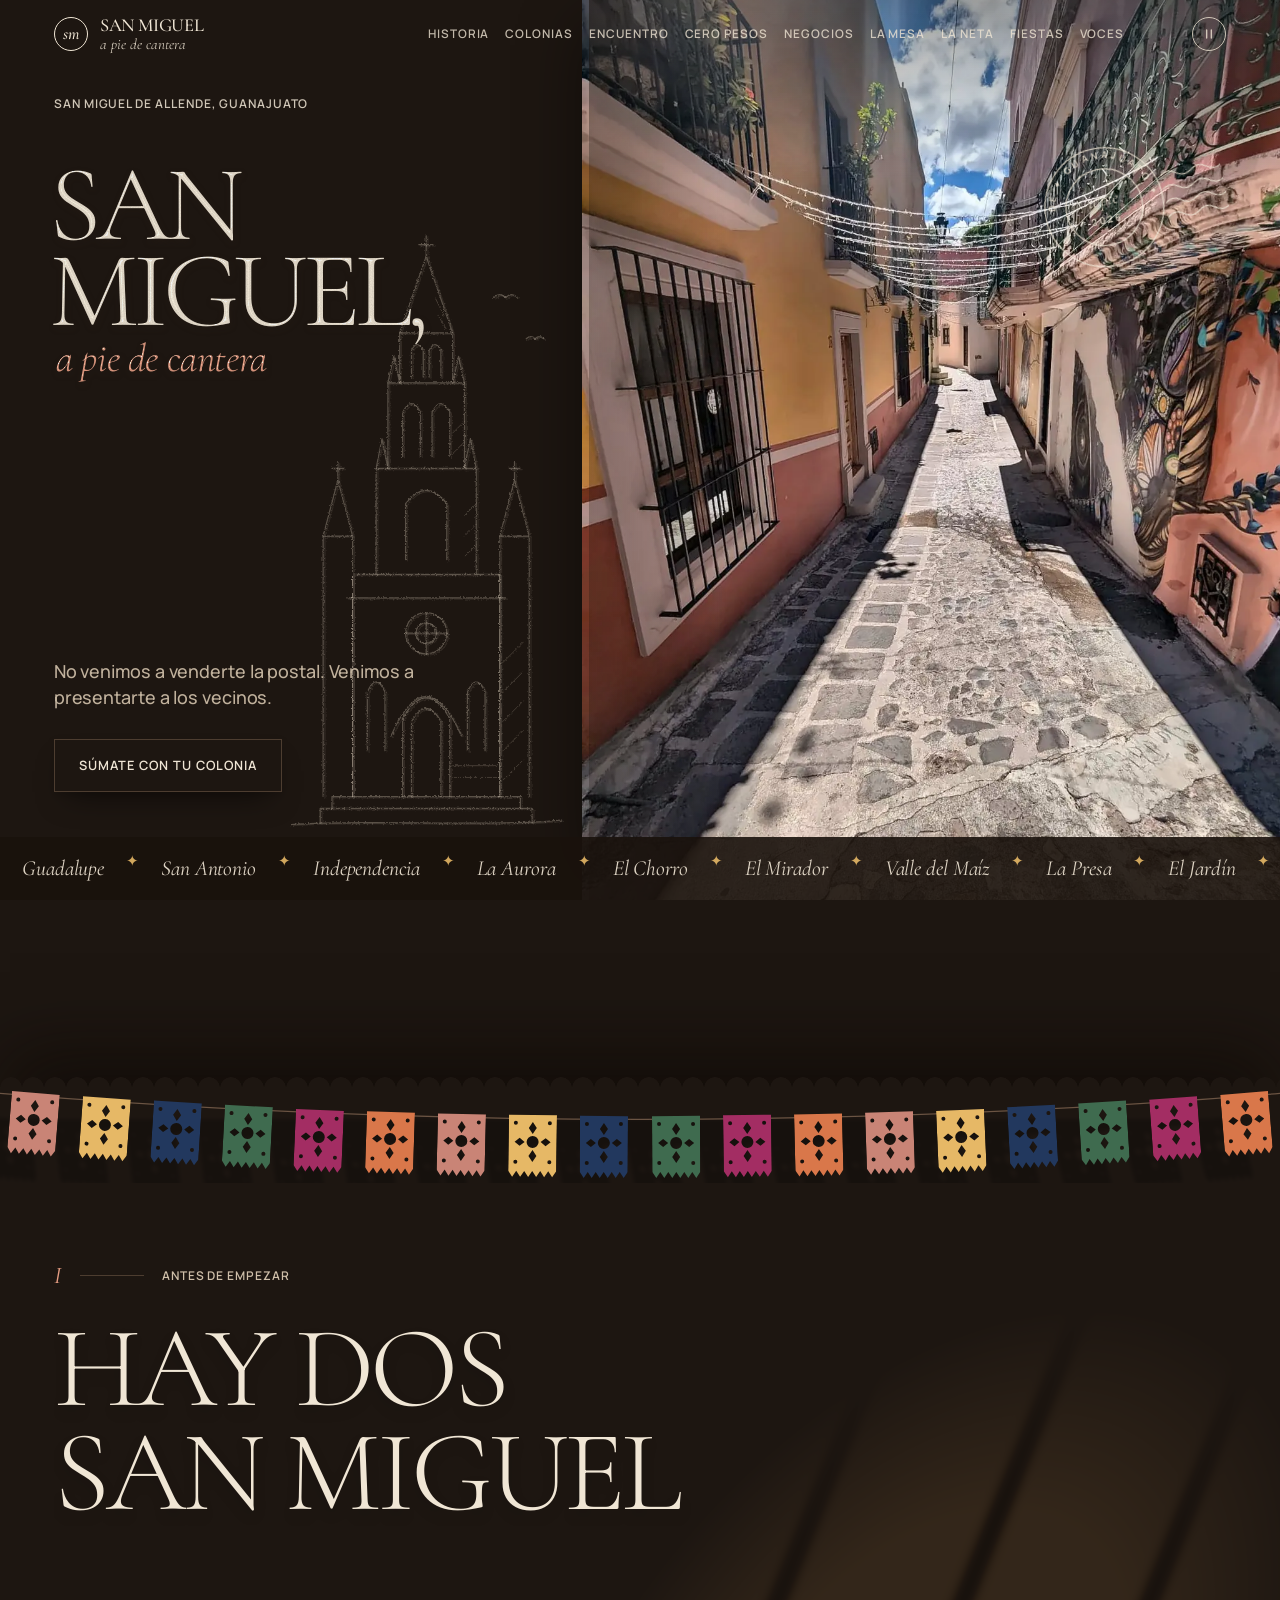
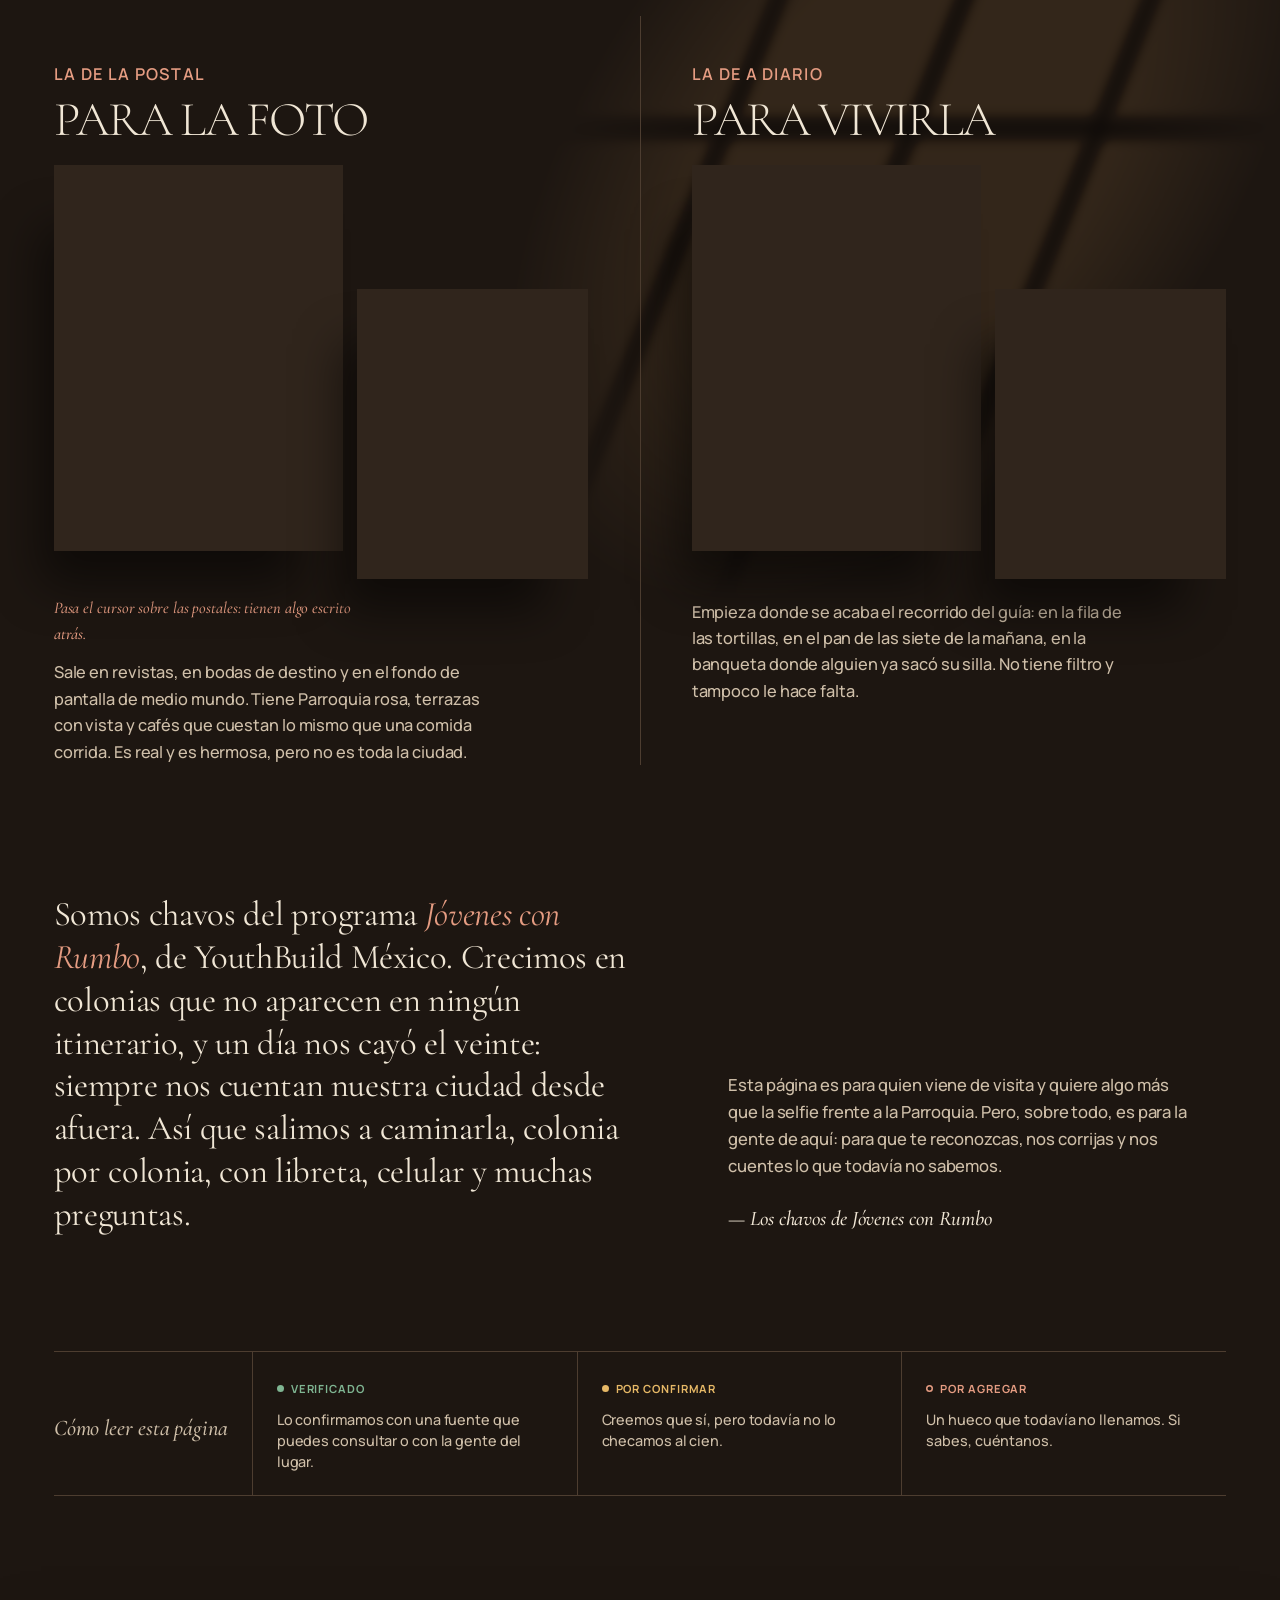
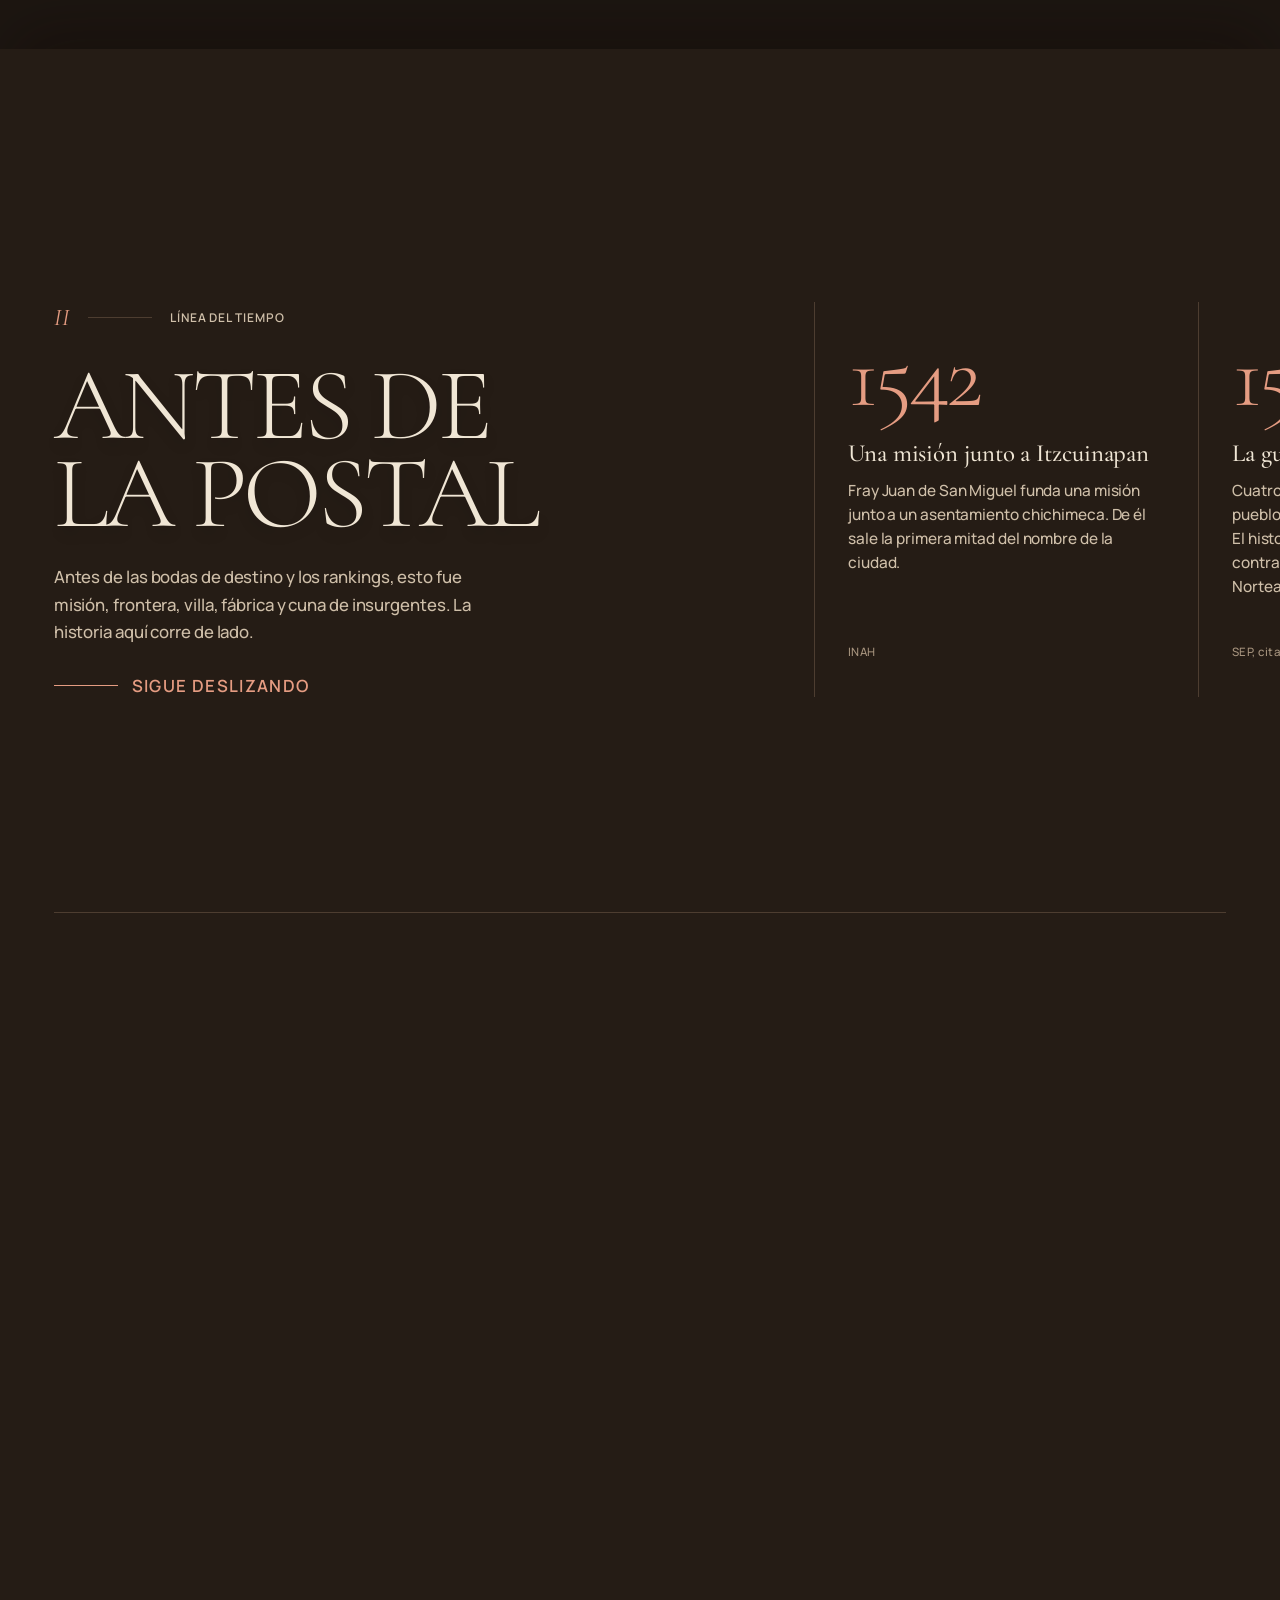
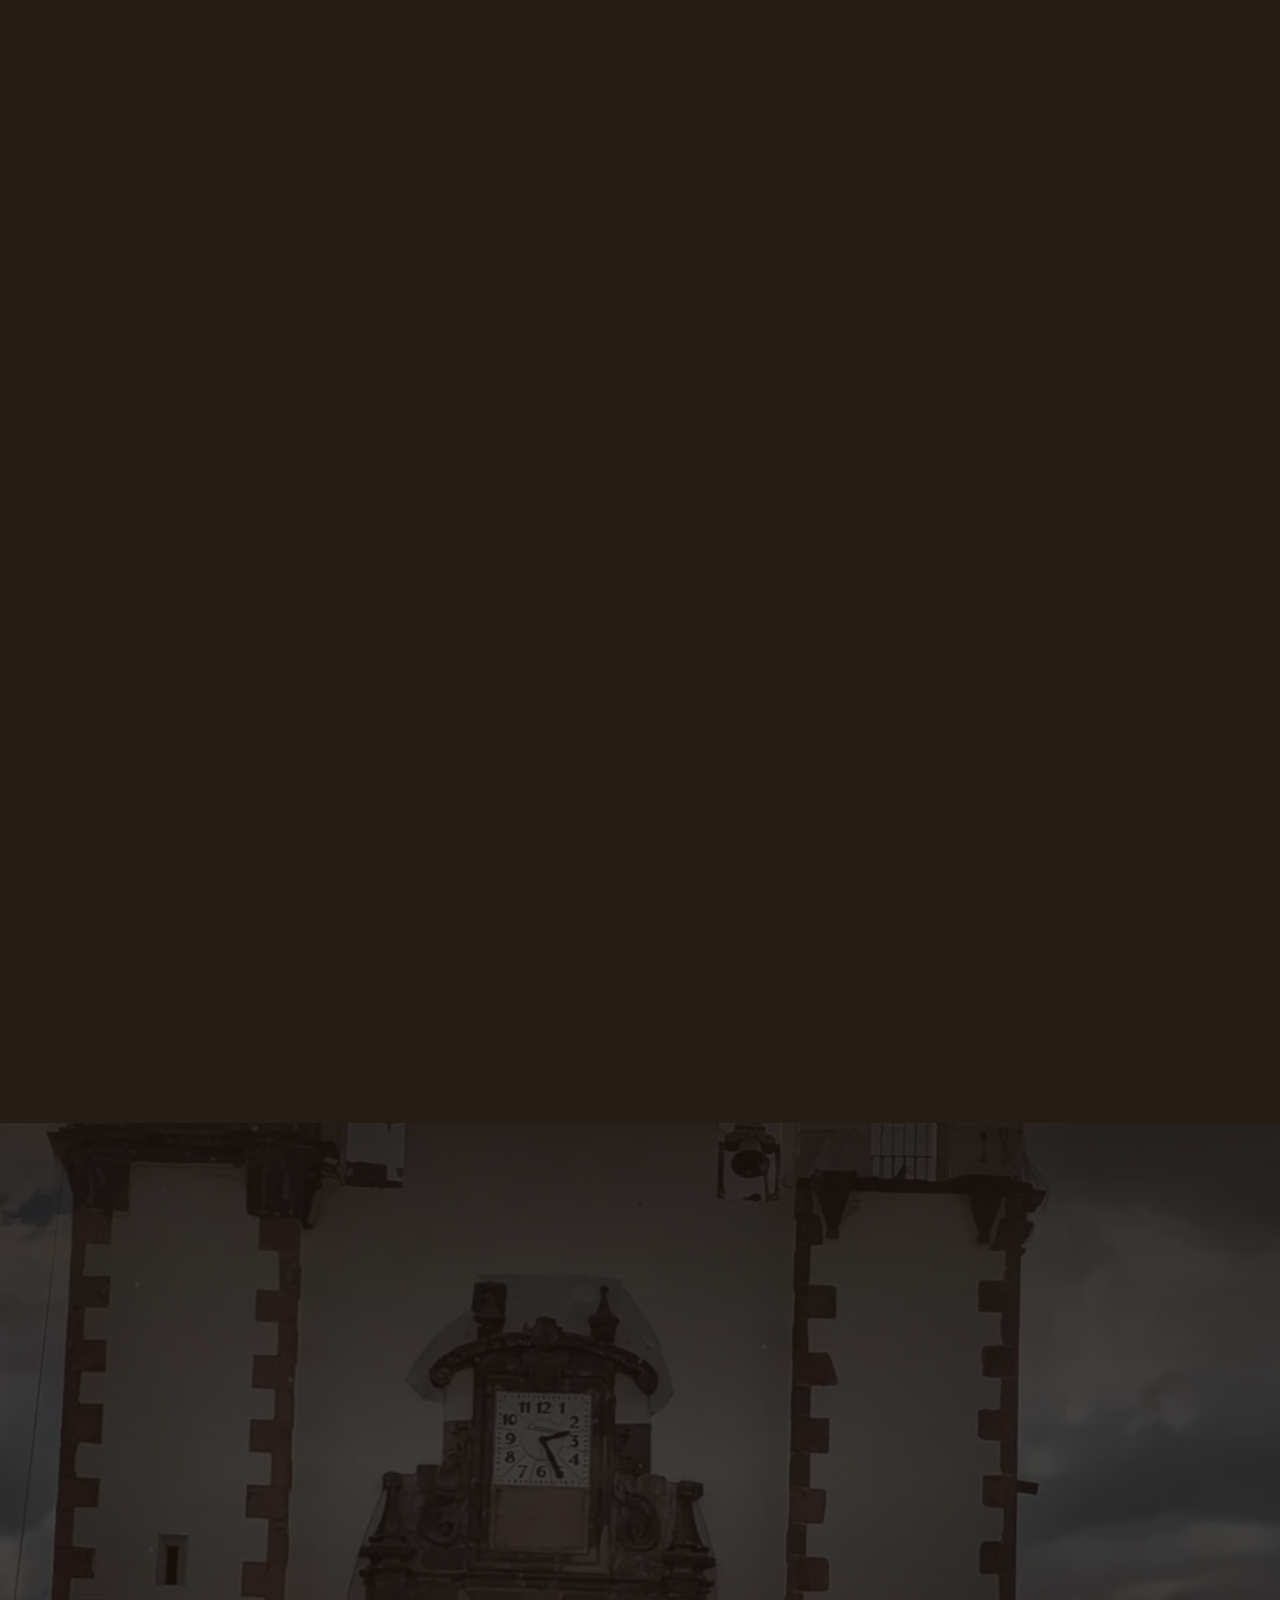
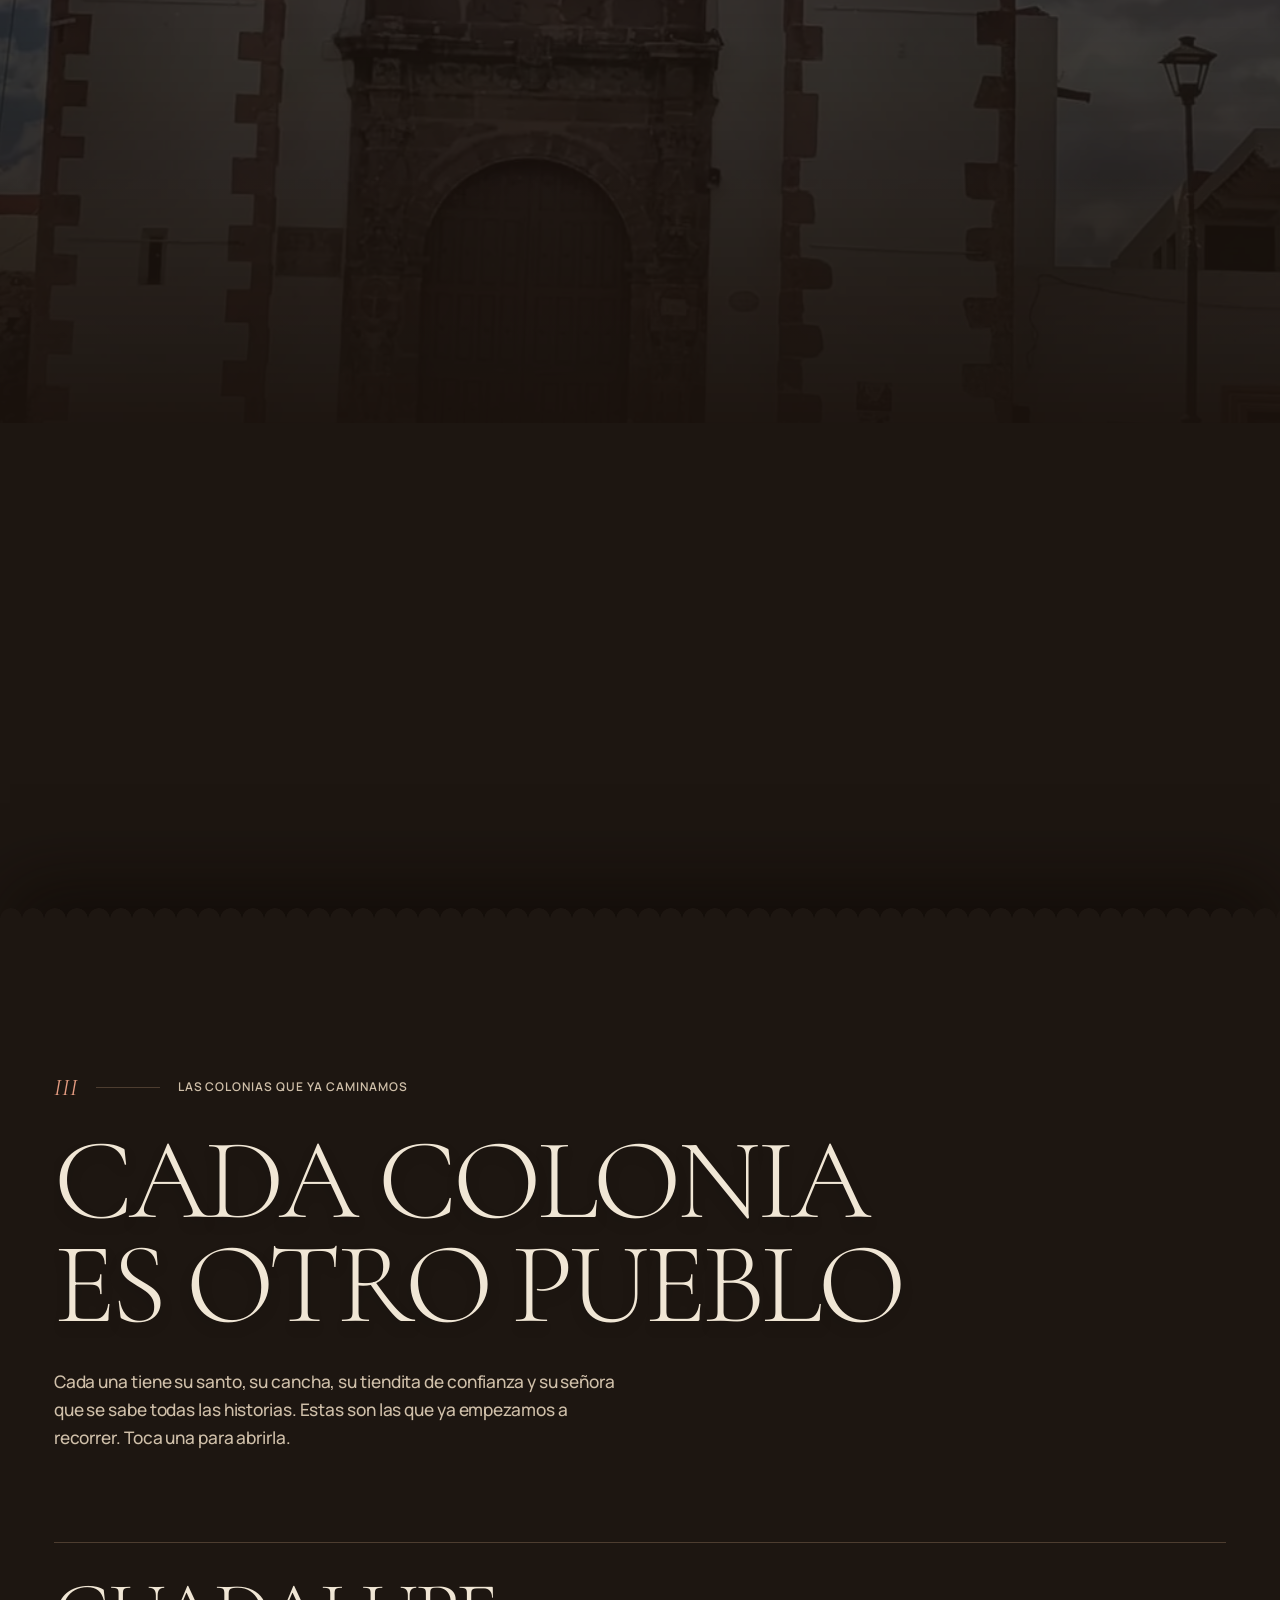
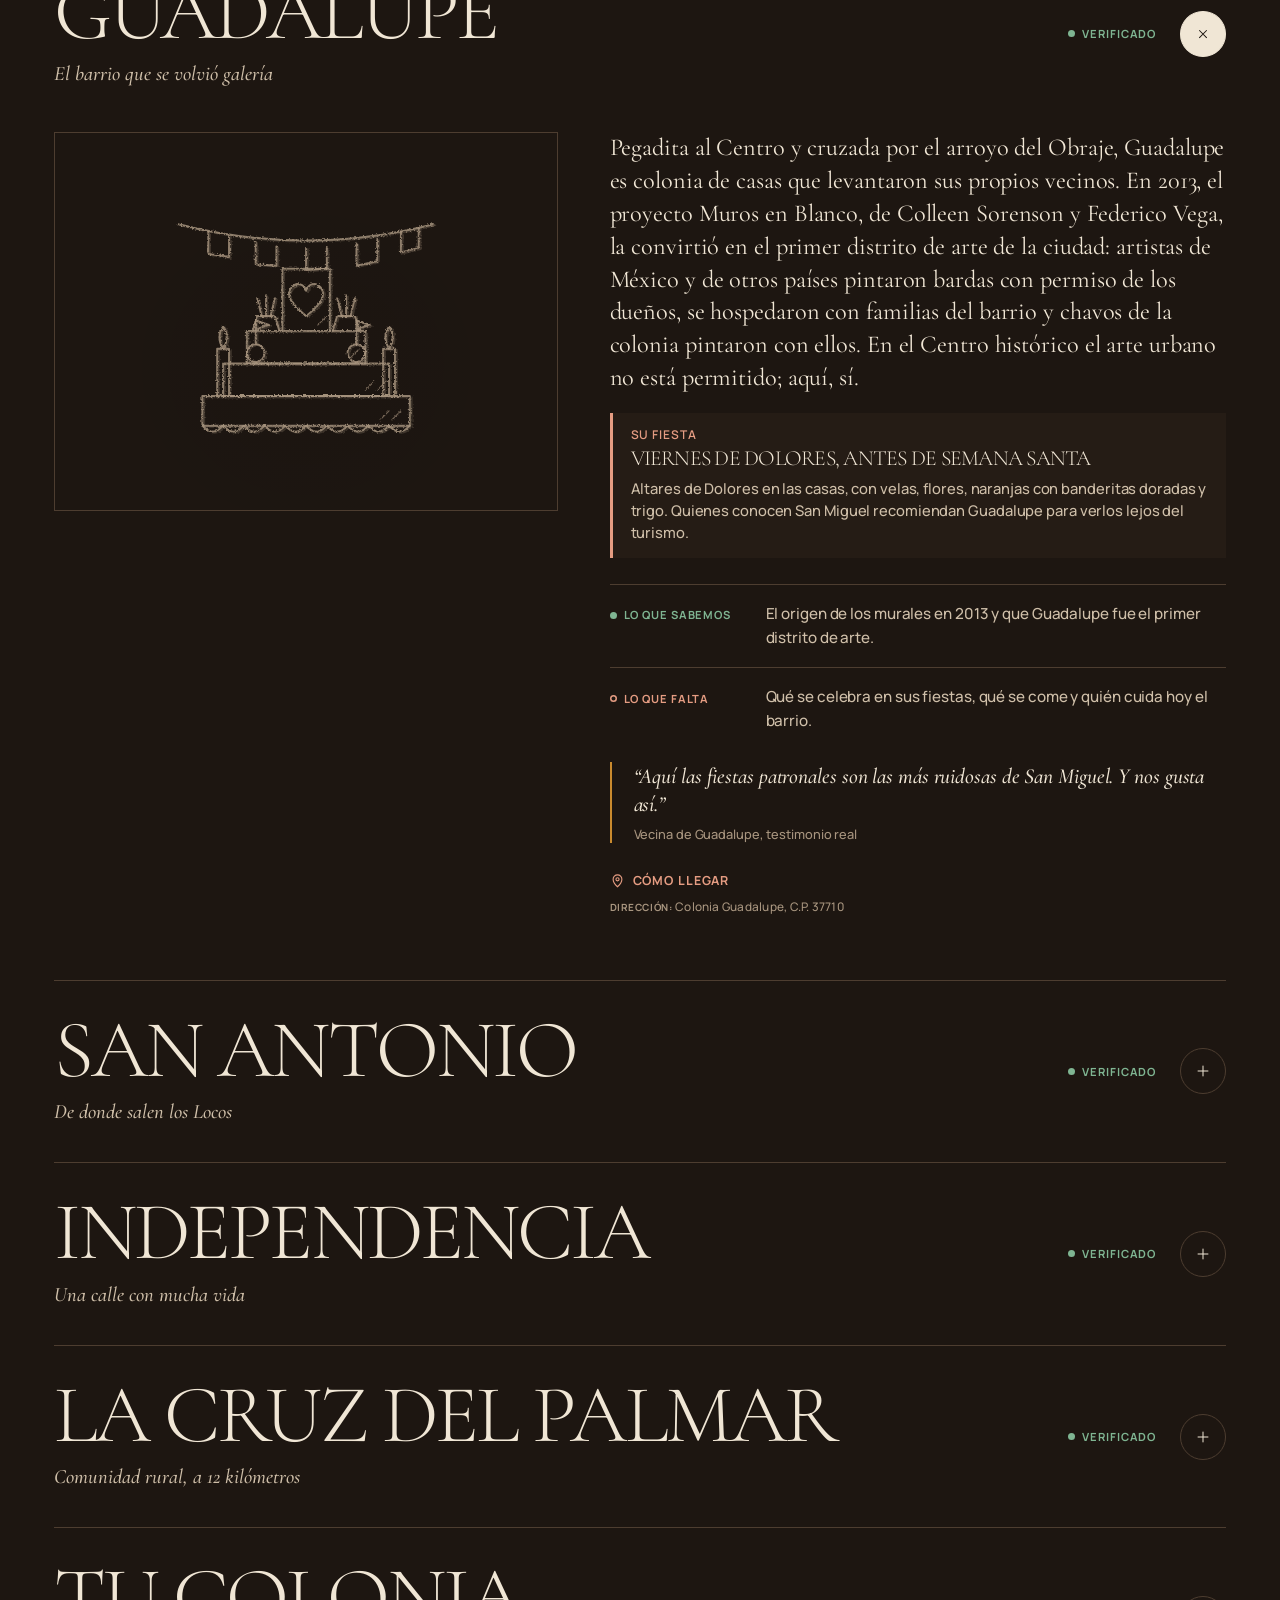
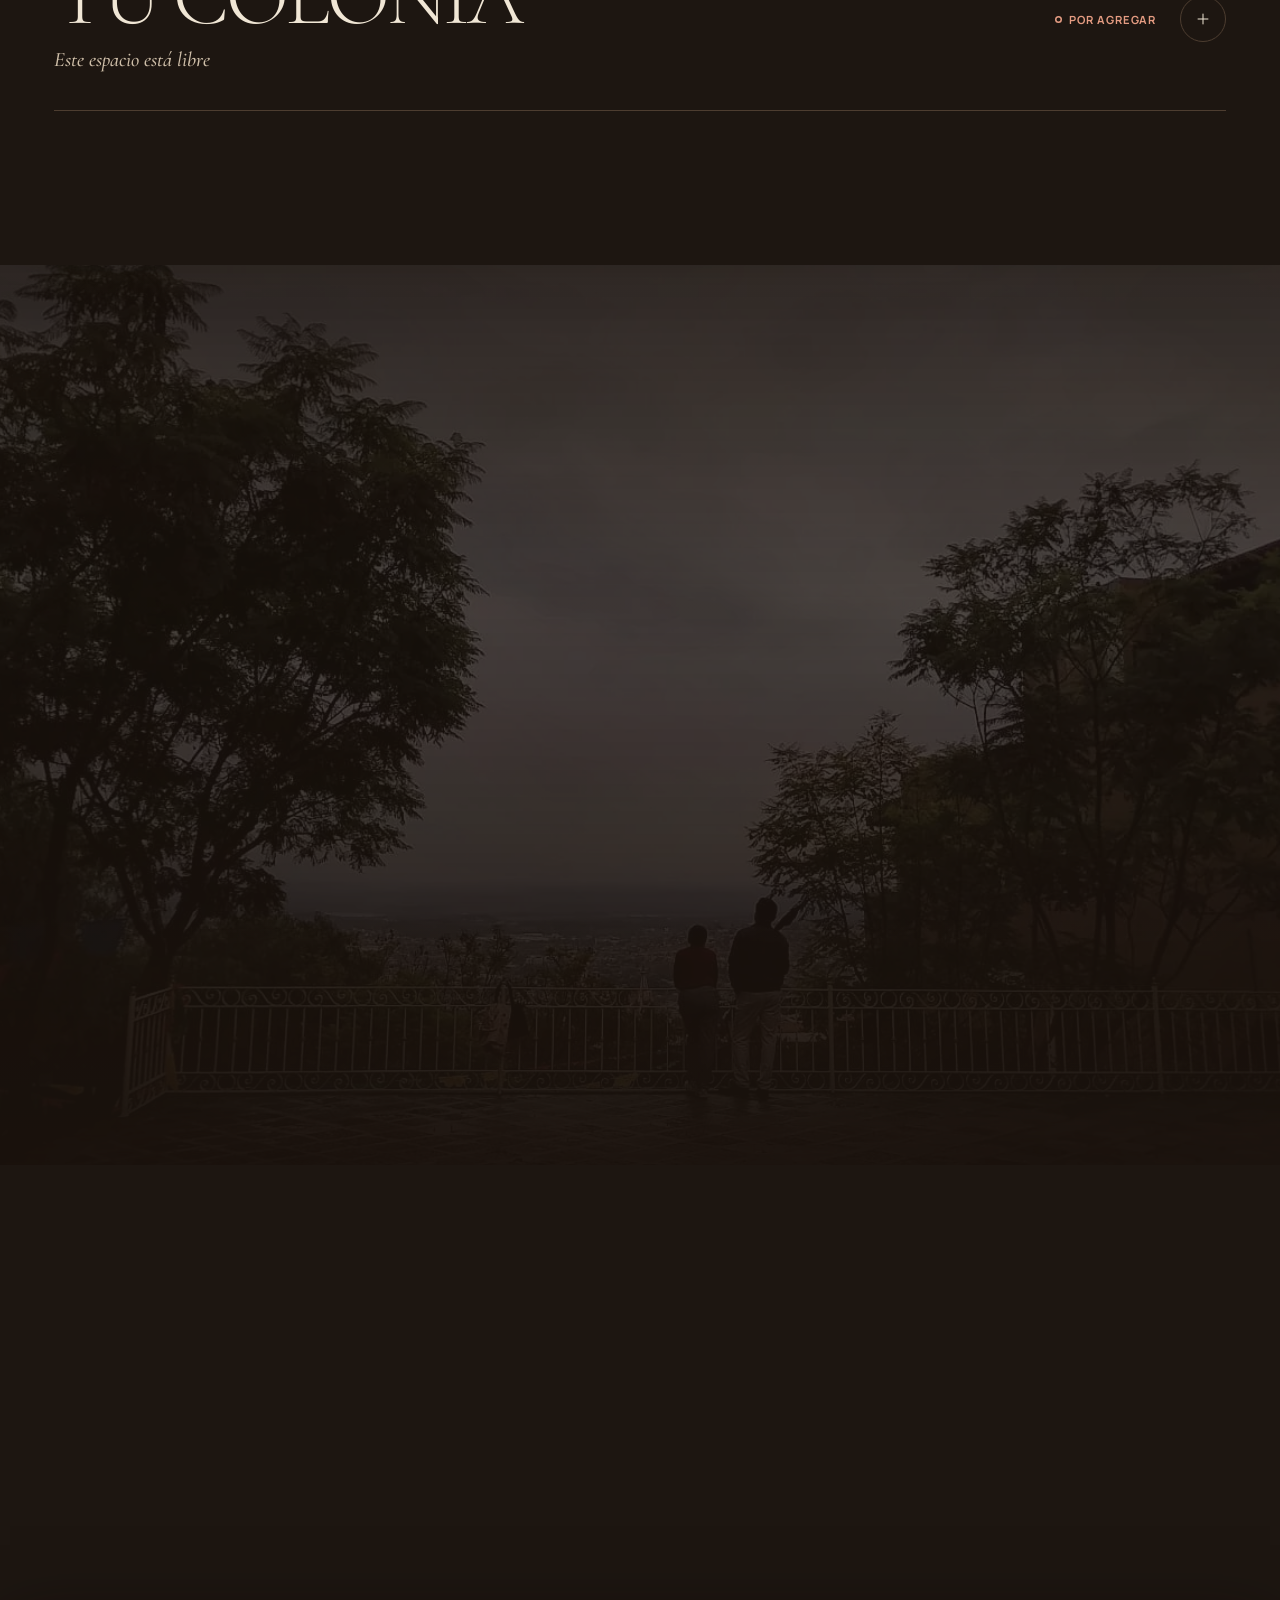
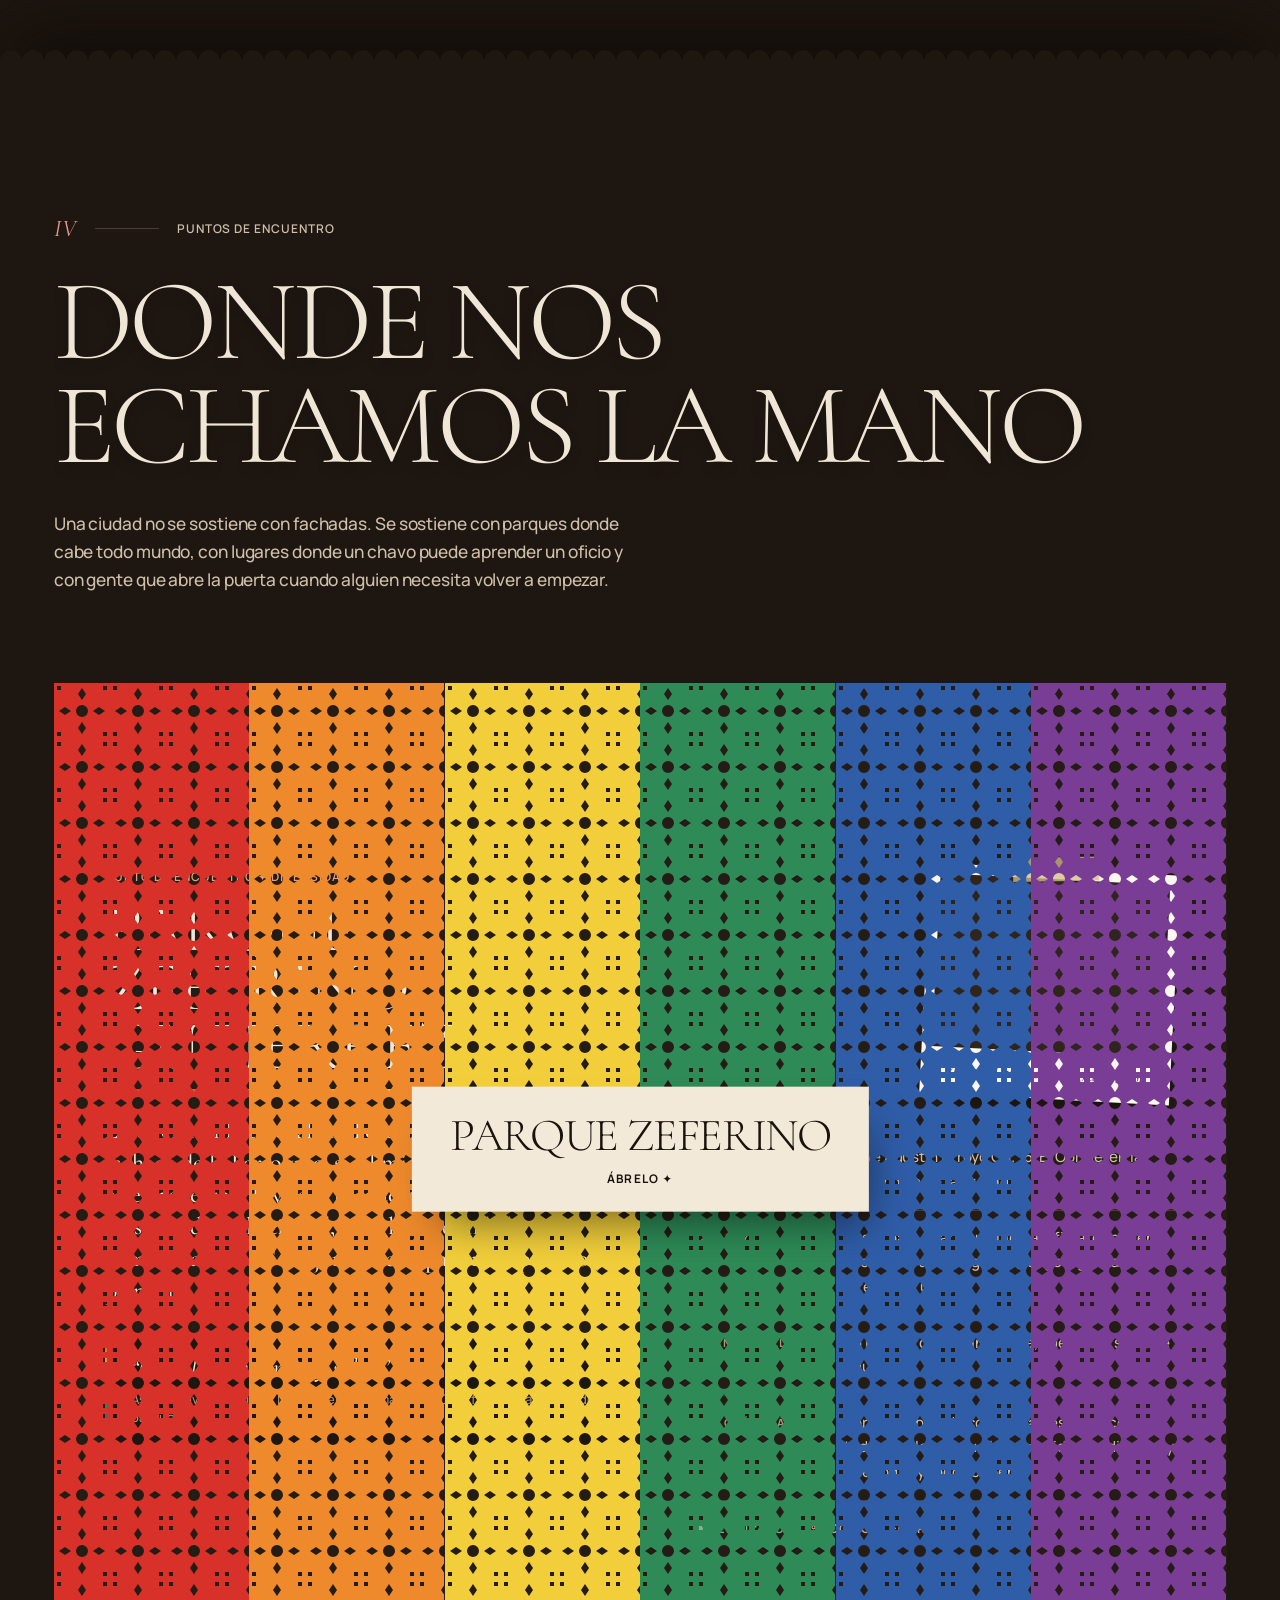
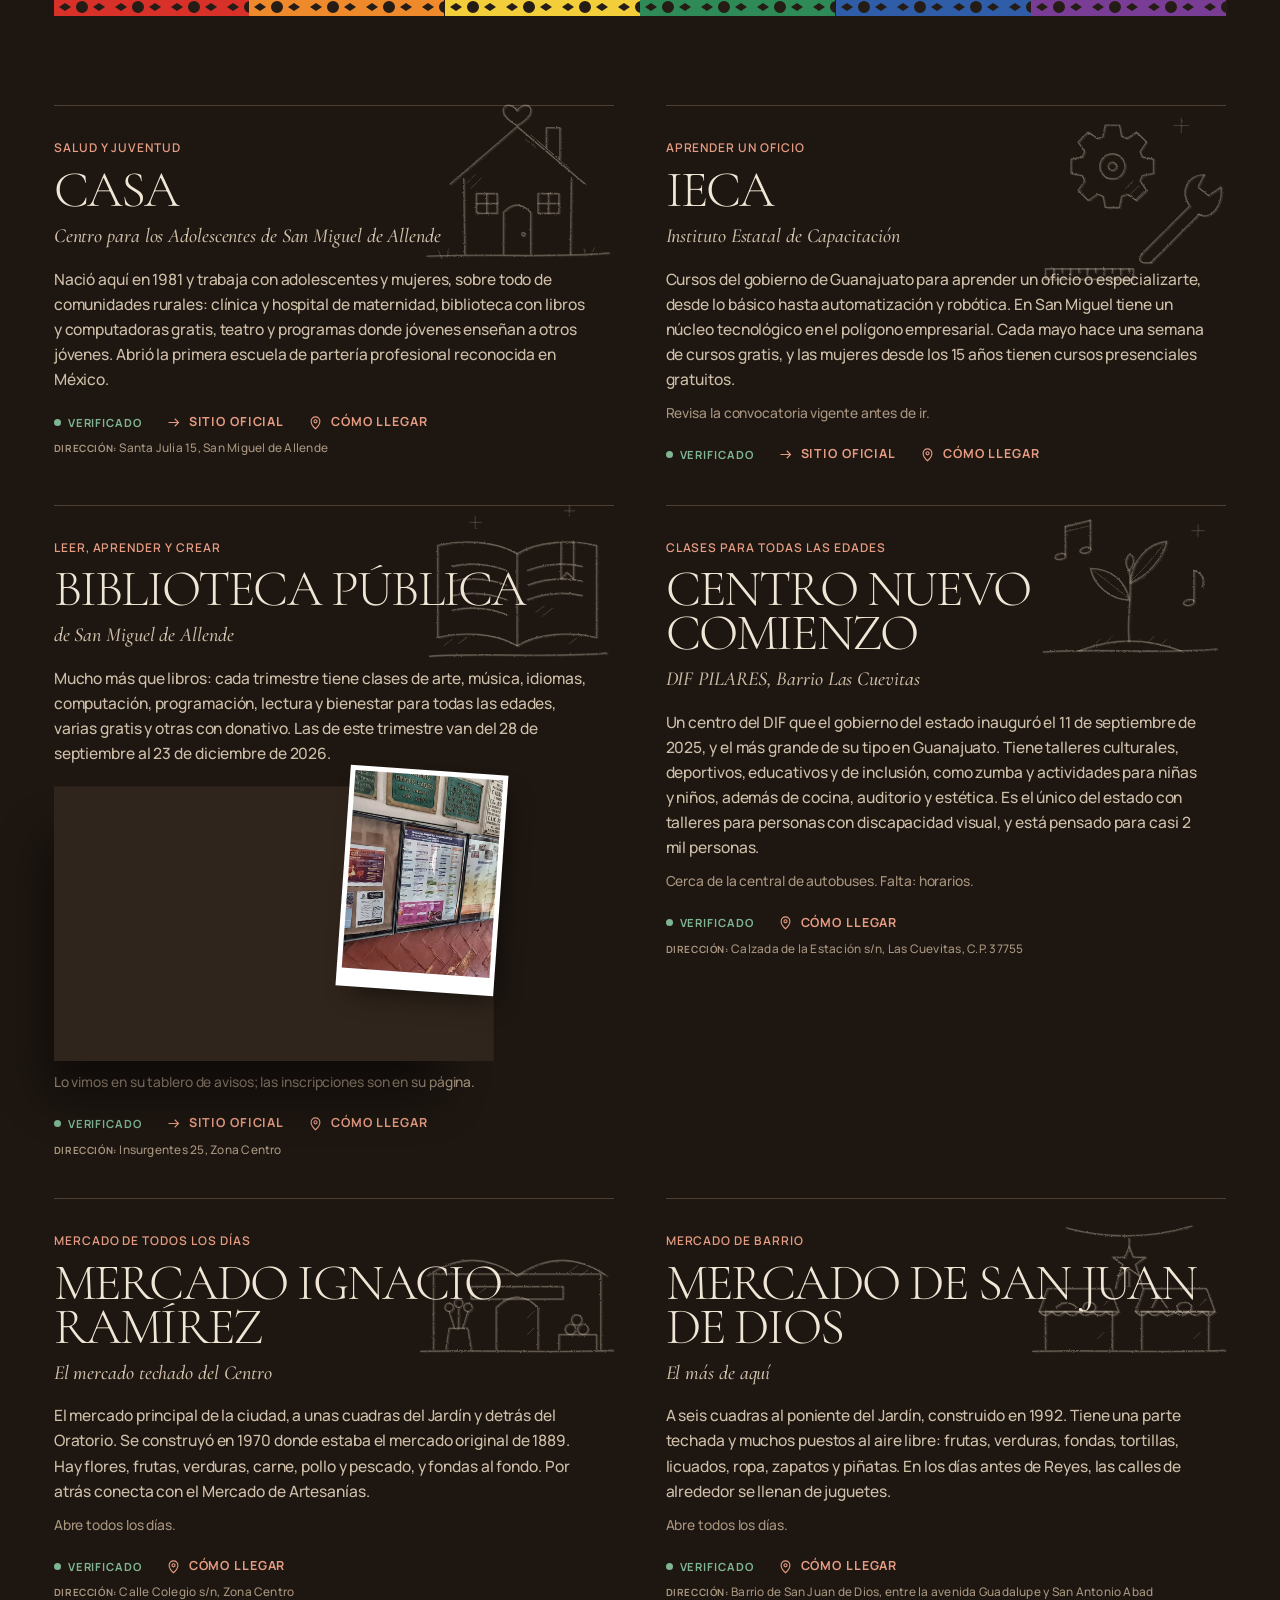
<file: index-3.html>
<!DOCTYPE html>
<html lang="es">
<head>
<meta charset="UTF-8">
<meta name="color-scheme" content="dark">
<meta name="viewport" content="width=device-width, initial-scale=1, viewport-fit=cover">
<title>San Miguel, a pie de cantera — un recorrido de Jóvenes con Rumbo</title>
<link rel="icon" href="favicon.svg" type="image/svg+xml">
<meta name="theme-color" content="#1D1611">
<meta property="og:type" content="website">
<meta property="og:title" content="San Miguel, a pie de cantera">
<meta property="og:description" content="Un recorrido por la vida diaria de San Miguel de Allende, colonia por colonia, hecho por jóvenes de Jóvenes con Rumbo.">
<meta property="og:image" content="https://san-miguel-cantera.chris-mfajardo14.workers.dev/images/og-portada.jpg">
<meta property="og:url" content="https://san-miguel-cantera.chris-mfajardo14.workers.dev/">
<link rel="canonical" href="https://san-miguel-cantera.chris-mfajardo14.workers.dev/">
<meta name="twitter:card" content="summary_large_image">
<meta name="description" content="Un recorrido por la vida diaria de San Miguel de Allende, colonia por colonia, hecho por jóvenes del programa Jóvenes con Rumbo de YouthBuild México.">
<meta name="description" content="San Miguel de Allende contado colonia por colonia por jóvenes de aquí: historia, comunidades, planes sin gastar, negocios locales, fiestas y lo que no sale en la postal. Un proyecto de Jóvenes con Rumbo, YouthBuild México.">
<link rel="preconnect" href="https://fonts.googleapis.com">
<link rel="preconnect" href="https://fonts.gstatic.com" crossorigin>
<link href="https://fonts.googleapis.com/css2?family=Cormorant+Garamond:ital,wght@0,300;0,400;0,500;1,300;1,400&family=Manrope:wght@500;600;700&display=swap" rel="stylesheet">
<link rel="stylesheet" href="css/style.css">
</head>
<body>
<noscript><p style="padding:16px; background:#9A3324; color:#F3E9D8; font-family:sans-serif; text-align:center;">Esta página necesita JavaScript para mostrar sus fotos y varias secciones.</p></noscript>
<svg width="0" height="0" style="position:absolute" aria-hidden="true" focusable="false"><filter id="lapiz" x="-5%" y="-5%" width="110%" height="110%"><feTurbulence type="fractalNoise" baseFrequency="0.9" numOctaves="1" seed="4" result="ruido"/><feDisplacementMap in="SourceGraphic" in2="ruido" scale="2.4" xChannelSelector="R" yChannelSelector="G"/></filter><filter id="labrado" x="-4%" y="-14%" width="108%" height="140%" color-interpolation-filters="sRGB"><feGaussianBlur in="SourceAlpha" stdDeviation="1.5" result="bump"/><feDiffuseLighting in="bump" surfaceScale="2.8" diffuseConstant="1.2" lighting-color="#ffffff" result="luz"><feDistantLight azimuth="235" elevation="57"/></feDiffuseLighting><feComposite in="luz" in2="SourceGraphic" operator="arithmetic" k1="1" k2="0" k3="0" k4="0" result="relieve"/><feTurbulence type="fractalNoise" baseFrequency="0.85" numOctaves="2" seed="11" result="grano"/><feColorMatrix in="grano" type="saturate" values="0" result="granoG"/><feComponentTransfer in="granoG" result="granoS"><feFuncA type="linear" slope="0" intercept=".2"/></feComponentTransfer><feComposite in="granoS" in2="SourceAlpha" operator="in" result="granoT"/><feBlend in="granoT" in2="relieve" mode="multiply" result="piedra"/><feGaussianBlur in="SourceAlpha" stdDeviation="10" result="sb"/><feOffset in="sb" dy="6" result="so"/><feFlood flood-color="#120a06" flood-opacity=".62"/><feComposite in2="so" operator="in" result="sombra"/><feMerge><feMergeNode in="sombra"/><feMergeNode in="piedra"/></feMerge></filter><filter id="labrado-tinta" x="-4%" y="-14%" width="108%" height="140%" color-interpolation-filters="sRGB"><feGaussianBlur in="SourceAlpha" stdDeviation="1.3" result="bump"/><feSpecularLighting in="bump" surfaceScale="3.2" specularConstant="1" specularExponent="34" lighting-color="#fff6e6" result="brillo"><feDistantLight azimuth="235" elevation="48"/></feSpecularLighting><feComposite in="brillo" in2="SourceAlpha" operator="in" result="brilloT"/><feComposite in="SourceGraphic" in2="brilloT" operator="arithmetic" k1="0" k2="1" k3=".75" k4="0" result="relieve"/><feTurbulence type="fractalNoise" baseFrequency="0.85" numOctaves="2" seed="11" result="grano"/><feColorMatrix in="grano" type="saturate" values="0" result="granoG"/><feComponentTransfer in="granoG" result="granoS"><feFuncA type="linear" slope="0" intercept=".16"/></feComponentTransfer><feComposite in="granoS" in2="SourceAlpha" operator="in" result="granoT"/><feBlend in="granoT" in2="relieve" mode="multiply" result="piedra"/><feGaussianBlur in="SourceAlpha" stdDeviation="3" result="sb"/><feOffset in="sb" dx="1" dy="3" result="so"/><feFlood flood-color="#2a1d15" flood-opacity=".3"/><feComposite in2="so" operator="in" result="sombra"/><feMerge><feMergeNode in="sombra"/><feMergeNode in="piedra"/></feMerge></filter></svg>
<a class="salta" href="#dos">Saltar al contenido</a>

<!-- ===================== NAV ===================== -->
<nav class="nav sobre" id="nav" aria-label="Secciones">
  <div class="nav-in">
    <a class="marca" href="#inicio"><span class="marca-sello" aria-hidden="true">sm</span><span class="marca-txt">San Miguel<i>a pie de cantera</i></span></a>
    <div class="nav-links">
      <a href="#historia">Historia</a>
      <a href="#comunidades">Colonias</a>
      <a href="#encuentro">Encuentro</a>
      <a href="#cero-pesos">Cero pesos</a>
      <a href="#negocios">Negocios</a>
      <a href="#la-mesa">La mesa</a>
      <a href="#la-neta">La neta</a>
      <a href="#fiestas">Fiestas</a>
      <a href="#voces">Voces</a>
    </div>
    <svg class="sol" viewBox="0 0 44 26" aria-hidden="true"><path d="M4 23 A18 18 0 0 1 40 23"/><circle id="sol-punto" cx="4" cy="23" r="3.2"/></svg>
    <a class="btn btn-oscuro" href="#cuentanos" id="nav-cta">Cuéntanos</a>
    <button class="pausa" id="pausa" type="button" aria-pressed="false" title="Pausar animaciones"><svg class="i-pausa" viewBox="0 0 24 24" aria-hidden="true"><path d="M8 5v14M16 5v14"/></svg><svg class="i-play" viewBox="0 0 24 24" aria-hidden="true"><path d="M8 5l11 7-11 7z"/></svg><span class="sr">Pausar animaciones</span></button>
    <button class="menu-btn" id="menu-btn" aria-expanded="false" aria-controls="menu">Menú</button>
  </div>
</nav>

<div class="menu" id="menu" aria-hidden="true">
  <button class="menu-cerrar" id="menu-cerrar">Cerrar</button>
  <ol>
    <li><a href="#dos"><span>I</span>Dos San Miguel</a></li>
    <li><a href="#historia"><span>II</span>Historia</a></li>
    <li><a href="#comunidades"><span>III</span>Colonias</a></li>
    <li><a href="#encuentro"><span>IV</span>Encuentro</a></li>
    <li><a href="#cero-pesos"><span>V</span>Cero pesos</a></li>
    <li><a href="#negocios"><span>VI</span>Negocios</a></li>
    <li><a href="#la-mesa"><span>VII</span>La mesa</a></li>
    <li><a href="#la-neta"><span>VIII</span>La neta</a></li>
    <li><a href="#fiestas"><span>IX</span>Fiestas</a></li>
    <li><a href="#voces"><span>X</span>Voces</a></li>
    <li><a href="#cuentanos"><span>✦</span>Cuéntanos</a></li>
  </ol>
  <p class="lbl" style="opacity:.6">Jóvenes con Rumbo, YouthBuild México</p>
</div>

<main>
<!-- ===================== PORTADA + I. DOS SAN MIGUEL ===================== -->
<section class="capitulo dos" id="inicio">
  <header class="portada hero" data-portada>
    <div class="portada-foto"><img data-img="callejonLuces" alt="Callejón empedrado entre casas amarilla y rosa, con balcones de herrería, un mural y series de luces cruzando de lado a lado"></div>
    <div class="portada-velo"></div>
    <div class="hero-dibujo" aria-hidden="true"><svg viewBox="0 -16 200 416"><g filter="url(#lapiz)"><path class="tr " pathLength="1" style="transition-delay:0ms" d="M8 392 C60 388 140 394 192 389"/><path class="tr " pathLength="1" style="transition-delay:40ms" d="M28 391 L28 381 L172 381 L172 391"/><path class="tr " pathLength="1" style="transition-delay:80ms" d="M36 381 L36 373 L164 373 L164 381"/><path class="tr " pathLength="1" style="transition-delay:120ms" d="M30 373 L30 196 L50 196 L50 373"/><path class="tr " pathLength="1" style="transition-delay:160ms" d="M30 196 L40 158 L50 196"/><path class="tr " pathLength="1" style="transition-delay:200ms" d="M40 158 L40 146"/><path class="tr " pathLength="1" style="transition-delay:240ms" d="M36 150 L44 150"/><path class="tr " pathLength="1" style="transition-delay:280ms" d="M150 373 L150 196 L170 196 L170 373"/><path class="tr " pathLength="1" style="transition-delay:320ms" d="M150 196 L160 158 L170 196"/><path class="tr " pathLength="1" style="transition-delay:360ms" d="M160 158 L160 146"/><path class="tr " pathLength="1" style="transition-delay:400ms" d="M156 150 L164 150"/><path class="tr " pathLength="1" style="transition-delay:440ms" d="M50 373 L50 222 L150 222 L150 373"/><path class="tr " pathLength="1" style="transition-delay:480ms" d="M46 238 L154 238"/><path class="tr " pathLength="1" style="transition-delay:520ms" d="M84 373 L84 320 Q100 292 116 320 L116 373"/><path class="tr " pathLength="1" style="transition-delay:560ms" d="M90 373 L90 322 Q100 304 110 322 L110 373"/><path class="tr " pathLength="1" style="transition-delay:600ms" d="M76 332 Q100 278 124 332"/><path class="tr " pathLength="1" style="transition-delay:640ms" d="M86 262 a14 14 0 1 0 28 0 a14 14 0 1 0 -28 0"/><path class="tr " pathLength="1" style="transition-delay:680ms" d="M93 262 a7 7 0 1 0 14 0 a7 7 0 1 0 -14 0"/><path class="tr " pathLength="1" style="transition-delay:720ms" d="M100 248 L100 276"/><path class="tr " pathLength="1" style="transition-delay:760ms" d="M86 262 L114 262"/><path class="tr " pathLength="1" style="transition-delay:800ms" d="M60 342 L60 302 Q66 288 72 302 L72 342"/><path class="tr " pathLength="1" style="transition-delay:840ms" d="M128 342 L128 302 Q134 288 140 302 L140 342"/><path class="tr " pathLength="1" style="transition-delay:880ms" d="M66 222 L66 150 L134 150 L134 222"/><path class="tr " pathLength="1" style="transition-delay:920ms" d="M86 212 L86 174 Q100 156 114 174 L114 212"/><path class="tr " pathLength="1" style="transition-delay:960ms" d="M66 150 L70 130 L74 150"/><path class="tr " pathLength="1" style="transition-delay:1000ms" d="M134 150 L130 130 L126 150"/><path class="tr " pathLength="1" style="transition-delay:1040ms" d="M74 150 L74 92 L126 92 L126 150"/><path class="tr " pathLength="1" style="transition-delay:1080ms" d="M84 142 L84 112 Q90 100 96 112 L96 142"/><path class="tr " pathLength="1" style="transition-delay:1120ms" d="M104 142 L104 112 Q110 100 116 112 L116 142"/><path class="tr " pathLength="1" style="transition-delay:1160ms" d="M74 92 L78 74 L82 92"/><path class="tr " pathLength="1" style="transition-delay:1200ms" d="M126 92 L122 74 L118 92"/><path class="tr " pathLength="1" style="transition-delay:1240ms" d="M82 92 L82 58 L118 58 L118 92"/><path class="tr " pathLength="1" style="transition-delay:1280ms" d="M90 88 L90 70 Q94 62 98 70 L98 88"/><path class="tr " pathLength="1" style="transition-delay:1320ms" d="M102 88 L102 70 Q106 62 110 70 L110 88"/><path class="tr " pathLength="1" style="transition-delay:1360ms" d="M82 58 L100 6 L118 58"/><path class="tr " pathLength="1" style="transition-delay:1400ms" d="M100 6 L100 -8"/><path class="tr " pathLength="1" style="transition-delay:1440ms" d="M95 -2 L105 -2"/><path class="tr " pathLength="1" style="transition-delay:1480ms" d="M146 34 q4 -4 8 0 q4 -4 8 0"/><path class="tr " pathLength="1" style="transition-delay:1520ms" d="M168 62 q3 -3 6 0 q3 -3 6 0"/><path class="tr h" pathLength="1" style="transition-delay:1560ms" d="M152 362 L166 348"/><path class="tr h" pathLength="1" style="transition-delay:1600ms" d="M152 342 L166 328"/><path class="tr h" pathLength="1" style="transition-delay:1640ms" d="M152 322 L166 308"/><path class="tr h" pathLength="1" style="transition-delay:1680ms" d="M152 302 L166 288"/><path class="tr h" pathLength="1" style="transition-delay:1720ms" d="M152 282 L166 268"/><path class="tr h" pathLength="1" style="transition-delay:1760ms" d="M126 210 L134 202"/><path class="tr h" pathLength="1" style="transition-delay:1800ms" d="M126 196 L134 188"/><path class="tr h" pathLength="1" style="transition-delay:1840ms" d="M126 182 L134 174"/><path class="tr h" pathLength="1" style="transition-delay:1880ms" d="M118 140 L126 132"/><path class="tr h" pathLength="1" style="transition-delay:1920ms" d="M118 126 L126 118"/><path class="tr h" pathLength="1" style="transition-delay:1960ms" d="M108 46 L114 56"/><path class="tr h" pathLength="1" style="transition-delay:2000ms" d="M106 34 L112 46"/><path class="tr h" pathLength="1" style="transition-delay:2040ms" d="M118 360 L148 360"/><path class="tr h" pathLength="1" style="transition-delay:2080ms" d="M118 352 L148 352"/><g class="eco" transform="translate(1.2 .8)"><path class="tr " pathLength="1" style="transition-delay:0ms" d="M8 392 C60 388 140 394 192 389"/><path class="tr " pathLength="1" style="transition-delay:40ms" d="M28 391 L28 381 L172 381 L172 391"/><path class="tr " pathLength="1" style="transition-delay:80ms" d="M36 381 L36 373 L164 373 L164 381"/><path class="tr " pathLength="1" style="transition-delay:120ms" d="M30 373 L30 196 L50 196 L50 373"/><path class="tr " pathLength="1" style="transition-delay:160ms" d="M30 196 L40 158 L50 196"/><path class="tr " pathLength="1" style="transition-delay:200ms" d="M40 158 L40 146"/><path class="tr " pathLength="1" style="transition-delay:240ms" d="M36 150 L44 150"/><path class="tr " pathLength="1" style="transition-delay:280ms" d="M150 373 L150 196 L170 196 L170 373"/><path class="tr " pathLength="1" style="transition-delay:320ms" d="M150 196 L160 158 L170 196"/><path class="tr " pathLength="1" style="transition-delay:360ms" d="M160 158 L160 146"/><path class="tr " pathLength="1" style="transition-delay:400ms" d="M156 150 L164 150"/><path class="tr " pathLength="1" style="transition-delay:440ms" d="M50 373 L50 222 L150 222 L150 373"/><path class="tr " pathLength="1" style="transition-delay:480ms" d="M46 238 L154 238"/><path class="tr " pathLength="1" style="transition-delay:520ms" d="M84 373 L84 320 Q100 292 116 320 L116 373"/><path class="tr " pathLength="1" style="transition-delay:560ms" d="M90 373 L90 322 Q100 304 110 322 L110 373"/><path class="tr " pathLength="1" style="transition-delay:600ms" d="M76 332 Q100 278 124 332"/><path class="tr " pathLength="1" style="transition-delay:640ms" d="M86 262 a14 14 0 1 0 28 0 a14 14 0 1 0 -28 0"/><path class="tr " pathLength="1" style="transition-delay:680ms" d="M93 262 a7 7 0 1 0 14 0 a7 7 0 1 0 -14 0"/><path class="tr " pathLength="1" style="transition-delay:720ms" d="M100 248 L100 276"/><path class="tr " pathLength="1" style="transition-delay:760ms" d="M86 262 L114 262"/><path class="tr " pathLength="1" style="transition-delay:800ms" d="M60 342 L60 302 Q66 288 72 302 L72 342"/><path class="tr " pathLength="1" style="transition-delay:840ms" d="M128 342 L128 302 Q134 288 140 302 L140 342"/><path class="tr " pathLength="1" style="transition-delay:880ms" d="M66 222 L66 150 L134 150 L134 222"/><path class="tr " pathLength="1" style="transition-delay:920ms" d="M86 212 L86 174 Q100 156 114 174 L114 212"/><path class="tr " pathLength="1" style="transition-delay:960ms" d="M66 150 L70 130 L74 150"/><path class="tr " pathLength="1" style="transition-delay:1000ms" d="M134 150 L130 130 L126 150"/><path class="tr " pathLength="1" style="transition-delay:1040ms" d="M74 150 L74 92 L126 92 L126 150"/><path class="tr " pathLength="1" style="transition-delay:1080ms" d="M84 142 L84 112 Q90 100 96 112 L96 142"/><path class="tr " pathLength="1" style="transition-delay:1120ms" d="M104 142 L104 112 Q110 100 116 112 L116 142"/><path class="tr " pathLength="1" style="transition-delay:1160ms" d="M74 92 L78 74 L82 92"/><path class="tr " pathLength="1" style="transition-delay:1200ms" d="M126 92 L122 74 L118 92"/><path class="tr " pathLength="1" style="transition-delay:1240ms" d="M82 92 L82 58 L118 58 L118 92"/><path class="tr " pathLength="1" style="transition-delay:1280ms" d="M90 88 L90 70 Q94 62 98 70 L98 88"/><path class="tr " pathLength="1" style="transition-delay:1320ms" d="M102 88 L102 70 Q106 62 110 70 L110 88"/><path class="tr " pathLength="1" style="transition-delay:1360ms" d="M82 58 L100 6 L118 58"/><path class="tr " pathLength="1" style="transition-delay:1400ms" d="M100 6 L100 -8"/><path class="tr " pathLength="1" style="transition-delay:1440ms" d="M95 -2 L105 -2"/><path class="tr " pathLength="1" style="transition-delay:1480ms" d="M146 34 q4 -4 8 0 q4 -4 8 0"/><path class="tr " pathLength="1" style="transition-delay:1520ms" d="M168 62 q3 -3 6 0 q3 -3 6 0"/></g></g></svg></div>
    <div class="hero-meta lbl"><span>San Miguel de Allende, Guanajuato</span><span>Un recorrido de Jóvenes con Rumbo</span></div>
    <svg class="matasellos" viewBox="0 0 220 160" aria-hidden="true"><defs><path id="ms-c" d="M80 80 m-56 0 a56 56 0 1 1 112 0 a56 56 0 1 1 -112 0"/></defs><circle cx="80" cy="80" r="68"/><circle cx="80" cy="80" r="44"/><text class="ms-arco"><textPath href="#ms-c" textLength="348" lengthAdjust="spacing">SAN MIGUEL DE ALLENDE ✦ GUANAJUATO ✦</textPath></text><text x="80" y="78" class="ms-1">a pie</text><text x="80" y="98" class="ms-2">2026</text><path class="ms-ondas" d="M150 58 q9 -7 18 0 t18 0 t18 0 t18 0 M150 74 q9 -7 18 0 t18 0 t18 0 t18 0 M150 90 q9 -7 18 0 t18 0 t18 0 t18 0 M150 106 q9 -7 18 0 t18 0 t18 0 t18 0"/></svg>
    <div class="portada-txt hero-txt">
      <h1 class="hero-titulo" id="hero-h1" aria-label="San Miguel, a pie de cantera"><span class="disp h1-main" aria-hidden="true">San Miguel,</span><span class="h1-sub" aria-hidden="true">a pie de cantera</span></h1>
      <div class="hero-bajo">
        <p>No venimos a venderte la postal. Venimos a presentarte a los vecinos.</p>
        <div class="hero-acc">
          <a class="enlace" href="#cuentanos">Súmate con tu colonia</a>
        </div>
      </div>
    </div>
    <div class="marquesina" aria-hidden="true"><div class="marquesina-pista" id="marquesina"></div></div>
  </header>

  <div class="pliego" id="dos" tabindex="-1">
    <div class="guirnalda" data-guirnalda="claro"></div>
    <div class="pliego-in">
      <div class="luz" aria-hidden="true"></div>
      <div class="cont">
        <div class="cabeza lbl"><b>I</b><i></i>Antes de empezar</div>
        <h2 class="disp titulo sube cincel" data-rev><span><span>Hay dos</span></span><span><span>San Miguel</span></span></h2>

        <div class="dos-cols">
          <article class="ciudad">
            <p class="lbl" style="color:var(--acento)">La de la postal</p>
            <h3 class="disp">Para la foto</h3>
            <div class="fotos">
              <figure class="cuadro rev postal-lente" data-rev><div class="marco"><img data-img="fachada" alt="Fachada labrada en cantera de un templo del Centro al caer la tarde"><div class="reverso" aria-hidden="true"><span class="rv-sello"><b>✦</b><small>$0</small></span><span class="rv-mata">San Miguel<br>de Allende</span><p class="rv-txt">Nosotros no somos de San Miguel de Allende, San Miguel de Allende es nuestro.</p><p class="rv-firma">— Los chavos de Jóvenes con Rumbo</p></div></div></figure>
              <figure class="cuadro rev postal-lente" data-rev><div class="marco"><img data-img="parroquiaDia" alt="La Parroquia de San Miguel Arcángel entre los tejados, con el cerro detrás, en una tarde soleada"><div class="reverso" aria-hidden="true"><span class="rv-sello"><b>✦</b><small>$0</small></span><span class="rv-mata">San Miguel<br>de Allende</span><p class="rv-txt">Dicen los pueblitos que te dejes de cuentos, la magia la tienes tú.</p><p class="rv-firma">— Saludos desde mi colonia</p></div></div></figure>
            </div>
            <p class="pista-postal"><span class="pista-raton">Pasa el cursor sobre las postales: tienen algo escrito atrás.</span><span class="pista-toque">Toca una postal para voltearla.</span></p>
            <p>Sale en revistas, en bodas de destino y en el fondo de pantalla de medio mundo. Tiene Parroquia rosa, terrazas con vista y cafés que cuestan lo mismo que una comida corrida. Es real y es hermosa, pero no es toda la ciudad.</p>
          </article>
          <hr class="regla">
          <article class="ciudad">
            <p class="lbl" style="color:var(--acento)">La de a diario</p>
            <h3 class="disp">Para vivirla</h3>
            <div class="fotos">
              <figure class="cuadro rev" data-rev><div class="marco"><img data-img="mercadoGente" alt="Puesto de frutas y verduras bajo los árboles, con gente comprando"></div></figure>
              <figure class="cuadro rev" data-rev><div class="marco"><img data-img="colmena" alt="Interior de una panadería de barrio con anaqueles de pan dulce"></div></figure>
            </div>
            <p>Empieza donde se acaba el recorrido del guía: en la fila de las tortillas, en el pan de las siete de la mañana, en la banqueta donde alguien ya sacó su silla. No tiene filtro y tampoco le hace falta.</p>
          </article>
        </div>

        <div class="manifiesto">
          <div>
            <p class="grande">Somos chavos del programa <em>Jóvenes con Rumbo</em>, de YouthBuild México. Crecimos en colonias que no aparecen en ningún itinerario, y un día nos cayó el veinte: siempre nos cuentan nuestra ciudad desde afuera. Así que salimos a caminarla, colonia por colonia, con libreta, celular y muchas preguntas.</p>
          </div>
          <div>
            <p class="chico">Esta página es para quien viene de visita y quiere algo más que la selfie frente a la Parroquia. Pero, sobre todo, es para la gente de aquí: para que te reconozcas, nos corrijas y nos cuentes lo que todavía no sabemos.</p>
            <p class="firma">— Los chavos de Jóvenes con Rumbo</p>
          </div>
        </div>

        <div class="leyenda">
          <p>Cómo leer esta página</p>
          <div><span class="tag tag-ok">Verificado</span><p>Lo confirmamos con una fuente que puedes consultar o con la gente del lugar.</p></div>
          <div><span class="tag tag-conf">Por confirmar</span><p>Creemos que sí, pero todavía no lo checamos al cien.</p></div>
          <div><span class="tag tag-falta">Por agregar</span><p>Un hueco que todavía no llenamos. Si sabes, cuéntanos.</p></div>
        </div>
      </div>
    </div>
  </div>
</section>

<!-- ===================== II. HISTORIA ===================== -->
<section class="historia" id="historia" aria-labelledby="historia-t">
  <div class="hist-pin">
    <div class="hist-pista" id="hist-pista">
      <div class="hist-intro">
        <div class="cabeza lbl"><b>II</b><i></i>Línea del tiempo</div>
        <h2 class="disp titulo" id="historia-t">Antes de la postal</h2>
        <p>Antes de las bodas de destino y los rankings, esto fue misión, frontera, villa, fábrica y cuna de insurgentes. La historia aquí corre de lado.</p>
        <p class="desliza lbl"><i></i>Sigue deslizando</p>
      </div>
      <article class="anio"><b>1542</b><h3>Una misión junto a Itzcuinapan</h3><p>Fray Juan de San Miguel funda una misión junto a un asentamiento chichimeca. De él sale la primera mitad del nombre de la ciudad.</p><p class="fte">INAH</p></article>
      <article class="anio"><b>1550<small>–90</small></b><h3>La guerra chichimeca</h3><p>Cuatro décadas de resistencia de los pueblos del norte frente al avance español. El historiador Philip Powell la llamó la guerra contra pueblos indígenas más larga de Norteamérica.</p><p class="fte">SEP, citando a Powell</p></article>
      <article class="anio"><b>1555</b><h3>La mudanza</h3><p>El pueblo se traslada a donde está hoy, junto al manantial de El Chorro. El primer sitio todavía se conoce como San Miguel Viejo.</p><p class="fte">INAH, UNESCO</p></article>
      <article class="anio"><b>1769</b><h3>Nace Ignacio Allende</h3><p>En la casa frente a la plaza principal, que hoy es museo. Cada 21 de enero el municipio celebra su natalicio.</p><p class="fte">Gobierno Municipal</p></article>
      <article class="anio"><b>1810</b><h3>“Aquí nació México”</h3><p>Allende se vuelve uno de los líderes del movimiento de Independencia. Por eso, cada septiembre, la ciudad lo presume con ese lema.</p><p class="fte">Gobierno Municipal</p></article>
      <article class="anio"><b>1826</b><h3>De villa a ciudad</h3><p>El 8 de marzo, el Congreso de Guanajuato eleva a la villa de San Miguel el Grande al rango de ciudad y le cambia el apellido: San Miguel de Allende.</p><p class="fte">Gobierno Municipal</p></article>
      <article class="anio"><b>1880</b><h3>La postal la hizo un vecino</h3><p>Zeferino Gutiérrez, albañil y cantero otomí de aquí, levanta la fachada neogótica de la Parroquia guiándose por grabados de la catedral de Colonia. La cantera rosa la sacó del volcán Palo Huérfano.</p><p class="fte">INAH, México Desconocido</p></article>
      <article class="anio"><b>1924</b><h3>Vuelve la Alborada</h3><p>Los obreros de la fábrica textil La Aurora retoman la fiesta. Más de cien años después, la ciudad sigue despertando con cohetes a las cuatro de la mañana.</p><p class="fte">UnoTV, Mexico News Daily</p></article>
      <article class="anio"><b>2008</b><h3>Patrimonio Mundial</h3><p>El 7 de julio, la UNESCO inscribe a la villa protectora de San Miguel y al Santuario de Atotonilco en su lista.</p><p class="fte">UNESCO, INAH</p></article>
      <article class="anio ultimo"><b>2026</b><h3>Doscientos años</h3><p>Bicentenario como ciudad y, por tercer año seguido, “mejor ciudad del mundo” según los lectores de Travel + Leisure. De eso hablamos en el capítulo VIII.</p><p class="fte">Gobierno Municipal, Time Out</p></article>
    </div>
    <div class="hist-barra" aria-hidden="true"><i id="hist-barra"></i></div>
  </div>
</section>

<!-- ===================== III. COMUNIDADES ===================== -->
<section class="capitulo" id="comunidades" aria-labelledby="comunidades-t">
  <div class="portada" data-portada>
    <div class="portada-foto"><img data-img="templo" alt="Templo de barrio de muros blancos con dos campanarios, reloj sobre la puerta y una escalinata"></div>
    <div class="portada-velo"></div>
    <div class="portada-txt">
      <div class="portada-num lbl"><b>III</b><i></i>Capítulo</div>
      <h2 class="disp cincel sube" data-rev id="comunidades-t"><span><span>Colonia por colonia</span></span></h2>
      <p class="portada-sub">Aquí no hay guía de turistas. Hay vecinos.</p>
    </div>
  </div>
  <div class="pliego">
    <div class="pliego-in"><div class="cont">
      <div class="cabeza lbl"><b>III</b><i></i>Las colonias que ya caminamos</div>
      <h2 class="disp titulo sube cincel" data-rev><span><span>Cada colonia</span></span><span><span>es otro pueblo</span></span></h2>
      <p class="intro">Cada una tiene su santo, su cancha, su tiendita de confianza y su señora que se sabe todas las historias. Estas son las que ya empezamos a recorrer. Toca una para abrirla.</p>
      <div class="filas" id="filas"></div>
    </div></div>
  </div>
</section>

<!-- ===================== IV. PUNTOS DE ENCUENTRO ===================== -->
<section class="capitulo encuentro" id="encuentro" aria-labelledby="encuentro-t">
  <div class="portada" data-portada>
    <div class="portada-foto"><img data-img="miradorGente" alt="Dos personas recargadas en un barandal, mirando la ciudad desde lo alto en un día nublado"></div>
    <div class="portada-velo"></div>
    <div class="portada-txt">
      <div class="portada-num lbl"><b>IV</b><i></i>Capítulo</div>
      <h2 class="disp cincel sube" data-rev id="encuentro-t"><span><span>Aquí nadie camina solo</span></span></h2>
      <p class="portada-sub">Parques, talleres y gente que abre la puerta: los lugares donde la comunidad se sostiene.</p>
    </div>
  </div>
  <div class="pliego">
    <div class="pliego-in"><div class="cont">
      <div class="cabeza lbl"><b>IV</b><i></i>Puntos de encuentro</div>
      <h2 class="disp titulo sube cincel" data-rev><span><span>Donde nos</span></span><span><span>echamos la mano</span></span></h2>
      <p class="intro">Una ciudad no se sostiene con fachadas. Se sostiene con parques donde cabe todo mundo, con lugares donde un chavo puede aprender un oficio y con gente que abre la puerta cuando alguien necesita volver a empezar.</p>

      <article class="zeferino" id="zeferino" aria-labelledby="zf-t">
        <div class="guirnalda zf-guirnalda" data-guirnalda="orgullo" aria-hidden="true"></div>
        <div class="zf-cont" id="zf-cont">
          <div>
            <p class="lbl zf-lbl">Punto de encuentro ✦ Diversidad</p>
            <h3 class="disp" id="zf-t">Parque Zeferino Gutiérrez</h3>
            <p class="zf-lead">Lleva el nombre del albañil otomí que levantó la fachada de la Parroquia, sí, el mismo de la historia de este proyecto. Hoy es el parque municipal más nuevo y más grande de la ciudad, y un lugar donde la comunidad LGBT+ se junta a compartir, en público y a plena luz.</p>
            <blockquote class="zf-cita">“Orgullo, resistencia y sabor”<cite>Así se convocó el picnic LGBT+ del 24 de mayo de 2025, frente a la fuente del parque.</cite></blockquote>
          </div>
          <div>
            <figure class="zf-foto" aria-label="Espacio para una foto del Parque Zeferino">
              <div class="zf-foto-in"><img data-img="parque" alt="El lago del Parque Zeferino al atardecer, con luces y árboles"></div>
              <figcaption>El lago al atardecer, foto del equipo</figcaption>
            </figure>
            <ul class="zf-lista">
              <li><b>Dónde</b><span>Calle Agustín Arroyo Ch. 15, El Obraje, en la orilla norte de la ciudad.</span></li>
              <li><b>Qué hay</b><span>Pasto para tirarte, un lago artificial con fuente, la escultura “La Giganta”, juegos, gimnasio al aire libre y un foro.</span></li>
              <li><b>Cuándo se llena</b><span>En la Feria de la Candelaria, que ahora se hace aquí.</span></li>
              <li><b>Por qué está aquí</b><span>Porque hablar de comunidad es decir con todas sus letras que la comunidad es diversa, y que todas y todos caben.</span></li>
            </ul>
            <div class="zf-acc"><span class="tag tag-ok">Verificado</span><a class="ir" href="https://www.google.com/maps/search/?api=1&amp;query=Parque%20Zeferino%20Guti%C3%A9rrez%2C%20San%20Miguel%20de%20Allende" target="_blank" rel="noopener"><svg viewBox="0 0 24 24" fill="none" stroke="currentColor" stroke-width="1.8" aria-hidden="true"><path d="M12 22s7-6.2 7-12a7 7 0 1 0-14 0c0 5.8 7 12 7 12z"/><circle cx="12" cy="10" r="2.5"/></svg>Cómo llegar</a></div>
          </div>
        </div>
        <div class="zf-cortina" aria-hidden="true"><i class="zf-panel" style="--i:0"><i class="zf-tela" style="--c:#D7312A"></i></i><i class="zf-panel" style="--i:1"><i class="zf-tela" style="--c:#EE8A2B"></i></i><i class="zf-panel" style="--i:2"><i class="zf-tela" style="--c:#F2CF3A"></i></i><i class="zf-panel" style="--i:3"><i class="zf-tela" style="--c:#2E8B57"></i></i><i class="zf-panel" style="--i:4"><i class="zf-tela" style="--c:#2F5DA8"></i></i><i class="zf-panel" style="--i:5"><i class="zf-tela" style="--c:#7A3D96"></i></i></div>
        <button class="zf-abrir" id="zf-abrir" type="button" aria-expanded="false" aria-controls="zf-cont"><span class="zf-abrir-t">Parque Zeferino</span><span class="zf-abrir-b">Ábrelo ✦</span></button>
      </article>

      <div class="directorio" id="directorio"></div>
    </div></div>
  </div>
</section>

<!-- ===================== IV. CERO PESOS ===================== -->
<section class="capitulo cero" id="cero-pesos" aria-labelledby="cero-t">
  <div class="portada" data-portada>
    <div class="portada-foto"><img data-img="alto" alt="La ciudad vista desde lo alto, con casas de colores, cerros y un cielo con nubes"></div>
    <div class="portada-velo"></div>
    <div class="portada-txt">
      <div class="portada-num lbl"><b>V</b><i></i>Capítulo</div>
      <h2 class="disp cincel sube" data-rev id="cero-t"><span><span>Plan con cero pesos</span></span></h2>
      <p class="portada-sub">Para cuando la quincena no da para terraza.</p>
    </div>
  </div>
  <div class="pliego">
    <div class="pliego-in"><div class="cont">
      <div class="cabeza lbl"><b>V</b><i></i>Sin sacar la cartera (o casi)</div>
      <h2 class="disp titulo sube cincel" data-rev><span><span>La vista</span></span><span><span>es gratis</span></span></h2>
      <p class="intro">San Miguel se disfruta sin gastar, o casi. Estos son los lugares a los que vamos nosotros, con un croquis para que no te pierdas.</p>
      <div class="cero-grid">
        <div class="croquis-wrap">
          <div class="croquis" id="croquis">
            <svg viewBox="0 0 600 540" aria-hidden="true">
              <defs><pattern id="cuadricula" width="30" height="30" patternUnits="userSpaceOnUse"><path class="m-cuad" d="M30 0H0V30"/></pattern></defs>
              <rect width="600" height="540" fill="url(#cuadricula)"/>
              <rect class="m-marco" x="10" y="10" width="580" height="520"/><rect class="m-marco fino" x="16" y="16" width="568" height="508"/>
              <g class="m-nivel">
                <path d="M600 210 C540 230 500 262 492 300 C486 336 520 372 600 384"/>
                <path d="M600 236 C556 252 528 278 522 306 C518 334 544 360 600 368"/>
                <path d="M600 262 C572 274 556 292 552 310 C550 330 570 346 600 352"/>
                <path d="M600 186 C520 206 468 248 456 296 C446 342 488 392 600 404"/>
                <path d="M420 420 C470 404 520 412 600 440"/><path d="M380 450 C450 430 520 440 600 470"/>
              </g>
              <path class="m-arroyo" d="M16 136 C90 146 150 116 210 124 S320 146 380 132 S500 108 584 100"/>
              <text class="m-agua" x="70" y="160" transform="rotate(-4 70 160)">arroyo del Obraje</text>
              <path class="m-parque" d="M156 86 C178 70 226 72 240 92 C252 110 236 132 206 134 C176 136 146 120 156 86 Z"/>
              <ellipse class="m-lago" cx="198" cy="104" rx="18" ry="9"/>
              <path class="m-parque" d="M300 352 C322 340 350 346 352 368 C354 390 330 402 308 396 C290 390 284 364 300 352 Z"/>
              <g class="m-via">
                <path d="M300 236 C304 180 306 120 316 30"/><path d="M296 300 C284 360 262 420 214 530"/><path d="M232 296 C204 340 168 400 108 472"/>
                <path d="M372 314 C420 324 470 334 590 372"/><path d="M236 246 C180 248 110 252 18 262"/>
              </g>
              <g class="m-via-in">
                <path d="M300 236 C304 180 306 120 316 30"/><path d="M296 300 C284 360 262 420 214 530"/><path d="M232 296 C204 340 168 400 108 472"/>
                <path d="M372 314 C420 324 470 334 590 372"/><path d="M236 246 C180 248 110 252 18 262"/>
              </g>
              <g class="m-calle">
                <path d="M226 192 L392 186 M224 216 L396 212 M230 246 L372 244 M232 274 L380 276 M236 300 L372 306"/>
                <path d="M238 180 L236 306 M266 184 L264 304 M294 182 L292 302 M326 182 L328 304 M354 186 L358 308 M384 190 L376 312"/>
                <path d="M250 140 L370 136 M262 162 L362 158 M276 120 L272 186 M332 118 L336 186"/>
                <path d="M316 306 L336 352 M348 308 L364 340 M330 330 L390 326"/>
              </g>
              <rect class="m-plaza" x="292" y="246" width="26" height="22"/>
              <g class="m-ico">
                <path d="M300 244 L300 230 L303 222 L306 230 L306 244 M311 244 L311 232 L313 226 L315 232 L315 244"/>
                <path d="M312 40 L312 22 L318 22 L318 40 M306 40 L326 40"/>
                <path d="M474 280 L474 262 M468 268 L480 268"/>
                <path d="M351 336 C347 331 349 326 351 322 C353 326 355 331 351 336 Z"/>
                <circle cx="210" cy="96" r="2"/><circle cx="226" cy="114" r="2"/><circle cx="318" cy="364" r="2"/><circle cx="334" cy="380" r="2"/>
              </g>
              <g class="m-txt">
                <text x="248" y="241">Canal</text><text x="322" y="241">San Francisco</text>
                <text x="360" y="208">Mesones</text><text x="248" y="188">Insurgentes</text>
                <text x="289" y="176" transform="rotate(-88 289 176)">Hidalgo</text>
                <text x="246" y="200" transform="rotate(90 246 200)" class="m-chica">Hdez. Macías</text>
                <text x="322" y="44" transform="rotate(-84 322 44)">Calzada de la Aurora</text>
                <text x="128" y="246" transform="rotate(-2 128 246)">Calz. de la Estación</text>
                <text x="140" y="426" transform="rotate(-50 140 426)">Ancha de San Antonio</text>
                <text x="250" y="482" transform="rotate(-66 250 482)">Salida a Celaya</text>
                <text x="470" y="356" transform="rotate(14 470 356)">Salida Real a Querétaro</text>
                <text x="340" y="326" transform="rotate(64 340 326)" class="m-chica">Aldama</text>
              </g>
              <g class="m-cartela"><rect x="26" y="26" width="212" height="52"/><text x="38" y="48" class="m-tit">San Miguel de Allende</text><text x="38" y="66" class="m-sub">croquis aproximado, no a escala</text></g>
              <g class="m-rosa" transform="translate(540 476)"><path d="M0 -30 L6 -6 L30 0 L6 6 L0 30 L-6 6 L-30 0 L-6 -6 Z"/><path class="m-rosa-2" d="M0 -18 L3 0 L0 18 L-3 0 Z" transform="rotate(45)"/><text y="-36" x="0">N</text></g>
            </svg>

          </div>
          <p class="croquis-nota">Croquis dibujado a partir del plano de la ciudad: sirve para ubicarte, no para medir distancias. Toca un punto para ver el lugar.</p>
        </div>
        <div>
          <div class="lugares" id="lugares"></div>
        </div>
      </div>
    </div></div>
  </div>
</section>

<!-- ===================== V. NEGOCIOS ===================== -->
<section class="capitulo" id="negocios" aria-labelledby="negocios-t">
  <div class="portada" data-portada>
    <div class="portada-foto"><img data-img="herradura" alt="Fachada rosa de la tienda La Herradura, de jarcia, ropa hecha y uniformes escolares, junto a una casa amarilla"></div>
    <div class="portada-velo"></div>
    <div class="portada-txt">
      <div class="portada-num lbl"><b>VI</b><i></i>Capítulo</div>
      <h2 class="disp cincel sube" data-rev id="negocios-t"><span><span>Los que abren antes que el sol</span></span></h2>
      <p class="portada-sub">Fondas, panaderías, tienditas y carritos: la economía que no sale en la guía.</p>
    </div>
  </div>
  <div class="pliego">
    <div class="pliego-in"><div class="cont">
      <div class="cabeza lbl"><b>VI</b><i></i>La carta del barrio</div>
      <h2 class="disp titulo sube cincel" data-rev><span><span>Sin reservación</span></span></h2>
      <p class="intro">Aquí no hay menú de degustación. Hay pan que se acaba a las nueve, nieves con los sabores pintados a mano y marchantes que ya saben qué vas a pedir. Los visitamos uno por uno y solo subimos la ficha completa con permiso de cada dueña o dueño.</p>
      <div class="filtros" id="filtros" role="group" aria-label="Filtrar por tipo de negocio"></div>
      <div class="carta" id="carta" aria-live="polite"></div>
    </div></div>
  </div>
</section>

<!-- ===================== VII. LA MESA ===================== -->
<section class="capitulo mesa" id="la-mesa" aria-labelledby="mesa-t">
  <div class="portada" data-portada>
    <div class="portada-foto"><img data-img="cocina" alt="Cocina antigua con piso de barro, cazuelas, chiles y embutidos colgando de una viga de madera"></div>
    <div class="portada-velo"></div>
    <div class="portada-txt">
      <div class="portada-num lbl"><b>VII</b><i></i>Capítulo</div>
      <h2 class="disp cincel sube" data-rev id="mesa-t"><span><span>La mesa de aquí</span></span></h2>
      <p class="portada-sub">Lo que se come en casa, en la esquina y afuera del mercado.</p>
    </div>
  </div>
  <div class="pliego">
    <div class="marquesina mesa-marq" aria-hidden="true"><div class="marquesina-pista" id="marq-mesa"></div></div>
    <div class="pliego-in"><div class="cont">
      <div class="cabeza lbl"><b>VII</b><i></i>Hoy hay</div>
      <div class="mesa-grid">
        <div class="mesa-cab">
          <h2 class="disp titulo sube cincel" data-rev><span><span>Siéntate,</span></span><span><span>ya está</span></span><span><span>la comida</span></span></h2>
          <p class="intro">Estos platillos nos los dijeron los vecinos cuando les preguntamos qué se come de verdad aquí. Algunos ya los investigamos; de otros todavía no sabemos quién hace los mejores. Ahí entras tú.</p>
          <p class="mesa-nota">La foto de la portada es una cocina de época en exhibición, con cazuelas de barro y todo colgando de la viga. Las de abajo son de la calle, que es donde de verdad se come.</p>
        </div>
      </div>
      <div class="recetario">
        <div class="pizarron">
          <div class="piz-in">
            <p class="piz-hoy">Hoy hay</p>
            <ol class="piz-lista" id="piz-lista" role="tablist" aria-label="Platillos"></ol>
            <p class="piz-pie">Toca un platillo para abrir su ficha.</p>
          </div>
        </div>
        <div class="ficha-pila"><article class="ficha-r" id="ficha-r" role="tabpanel" aria-live="polite"></article></div>
      </div>
      <div class="antojos">
        <div class="antojos-cab"><p class="lbl" style="color:var(--acento)">Antojos de la calle</p><h3 class="disp">Lo que se vende en la esquina</h3></div>
        <div class="antojos-grid">
          <figure class="antojo rev" data-rev><div class="cuadro"><div class="marco"><img data-img="tamales" alt="Puesto de tamales y atole bajo una sombrilla de rayas, con ollas y un termo naranja"></div></div><figcaption><b>Tamales, atole y arroz con leche</b><span>Bajo una sombrilla, en la esquina de la calle Juan de Dios Peza.</span></figcaption></figure>
          <figure class="antojo rev" data-rev><div class="cuadro"><div class="marco"><img data-img="nogal" alt="Entrada de Plaza Nogal con letreros de birria, quesabirrias, tortas, tacos y café de olla"></div></div><figcaption><b>Birria, quesabirrias y café de olla</b><span>Plaza Nogal, en el número 58: tortas, tacos y una cafetería en el jardín.</span></figcaption></figure>
          <figure class="antojo rev" data-rev><div class="cuadro"><div class="marco"><img data-img="burritos" alt="Carrito café y dorado de burritos con ruedas, estacionado frente a una pared azul"></div></div><figcaption><b>Burritos</b><span>Lunes, jueves y viernes, según el letrero pegado en el carrito.</span></figcaption></figure>
          <figure class="antojo rev" data-rev><div class="cuadro"><div class="marco"><img data-img="mercadoNoche" alt="Puestos de tacos con lona frente al Mercado Ignacio Ramírez, de noche y con lluvia"></div></div><figcaption><b>Tacos afuera del mercado</b><span>De noche, frente al Mercado Ignacio Ramírez, aunque llueva.</span></figcaption></figure>
        </div>
      </div>
    </div></div>
  </div>
</section>

<!-- ===================== VI. LA NETA ===================== -->
<section class="capitulo neta" id="la-neta" aria-labelledby="neta-t">
  <div class="portada" data-portada>
    <div class="portada-foto"><img data-img="presaLirio" alt="Cuerpo de agua al atardecer con manchas de vegetación flotante"></div>
    <div class="portada-velo"></div>
    <div class="portada-txt">
      <div class="portada-num lbl"><b>VIII</b><i></i>Capítulo</div>
      <h2 class="disp cincel sube" data-rev id="neta-t"><span><span>Lo que no sale en la postal</span></span></h2>
      <p class="portada-sub">Sátira con fuentes. Querer a tu ciudad también es decirle sus verdades.</p>
    </div>
  </div>
  <div class="pliego">
    <div class="pliego-in"><div class="cont">
      <div class="cabeza lbl"><b>VIII</b><i></i>La neta</div>
      <h2 class="disp titulo sube cincel" data-rev><span><span>Atracciones</span></span><span><span>que no vienen</span></span><span><span>en el tour</span></span></h2>
      <p class="intro">En San Miguel la sátira ya es tradición: cada junio los Locos salen a la calle disfrazados hasta de políticos. Nosotros nomás la pasamos a texto. Lo que dice <b>la neta</b> tiene fuente. Lo que está en papel blanco es broma y lo marcamos como inventado.</p>

      <!-- 1. PRESA -->
      <article class="neta-item">
        <div class="parodia">
          <span class="parodia-marca tag tag-broma">Reseña inventada</span>
          <div class="hoja-broma resena">
            <span class="fuente-r">Maps, supuestamente</span>
            <div class="estrellas" aria-label="Cinco estrellas"><svg viewBox="0 0 24 24" fill="currentColor" aria-hidden="true"><path d="M12 2.5l2.9 6.2 6.6.8-4.9 4.6 1.3 6.6L12 17.4l-5.9 3.3 1.3-6.6L2.5 9.5l6.6-.8z"/></svg><svg viewBox="0 0 24 24" fill="currentColor" aria-hidden="true"><path d="M12 2.5l2.9 6.2 6.6.8-4.9 4.6 1.3 6.6L12 17.4l-5.9 3.3 1.3-6.6L2.5 9.5l6.6-.8z"/></svg><svg viewBox="0 0 24 24" fill="currentColor" aria-hidden="true"><path d="M12 2.5l2.9 6.2 6.6.8-4.9 4.6 1.3 6.6L12 17.4l-5.9 3.3 1.3-6.6L2.5 9.5l6.6-.8z"/></svg><svg viewBox="0 0 24 24" fill="currentColor" aria-hidden="true"><path d="M12 2.5l2.9 6.2 6.6.8-4.9 4.6 1.3 6.6L12 17.4l-5.9 3.3 1.3-6.6L2.5 9.5l6.6-.8z"/></svg><svg viewBox="0 0 24 24" fill="currentColor" aria-hidden="true"><path d="M12 2.5l2.9 6.2 6.6.8-4.9 4.6 1.3 6.6L12 17.4l-5.9 3.3 1.3-6.6L2.5 9.5l6.6-.8z"/></svg></div>
            <blockquote>“¡Qué pradera tan verde junto a la presa! Lástima que no nos dejaron hacer picnic encima.”</blockquote>
            <p class="autor">— Turista imaginario, visitó la Presa Allende una vez</p>
          </div>
        </div>
        <div class="dato"><div class="dibujo dibujo-neta" data-rev aria-hidden="true"><svg viewBox="-10 -10 220 220"><g filter="url(#lapiz)"><path class="tr " pathLength="1" style="transition-delay:0ms" d="M8 150 q10 -6 20 0 t20 0 t20 0 t20 0 t20 0 t20 0 t20 0 t20 0 t20 0"/><path class="tr " pathLength="1" style="transition-delay:55ms" d="M40 132 Q100 150 160 132 L150 118 L50 118 Z"/><path class="tr " pathLength="1" style="transition-delay:110ms" d="M100 118 L100 70"/><path class="tr " pathLength="1" style="transition-delay:165ms" d="M100 70 L136 112"/><path class="tr " pathLength="1" style="transition-delay:220ms" d="M56 150 a12 8 0 1 0 24 0 a12 8 0 1 0 -24 0"/><path class="tr " pathLength="1" style="transition-delay:275ms" d="M80 156 a12 8 0 1 0 24 0 a12 8 0 1 0 -24 0"/><path class="tr " pathLength="1" style="transition-delay:330ms" d="M118 152 a12 8 0 1 0 24 0 a12 8 0 1 0 -24 0"/><path class="tr " pathLength="1" style="transition-delay:385ms" d="M142 158 a10 7 0 1 0 20 0 a10 7 0 1 0 -20 0"/><path class="tr " pathLength="1" style="transition-delay:440ms" d="M150 150 L150 116"/><path class="tr " pathLength="1" style="transition-delay:495ms" d="M150 116 l-6 -6 M150 116 l6 -6 M150 122 l-7 -4 M150 122 l7 -4"/><path class="tr " pathLength="1" style="transition-delay:550ms" d="M30 60 L54 60 L54 84 L30 84 Z"/><path class="tr " pathLength="1" style="transition-delay:605ms" d="M42 84 L42 104"/><path class="tr " pathLength="1" style="transition-delay:660ms" d="M34 70 L50 70"/><path class="tr " pathLength="1" style="transition-delay:715ms" d="M34 76 L46 76"/><path class="tr h" pathLength="1" style="transition-delay:770ms" d="M168 168 q6 -3 12 0"/><path class="tr h" pathLength="1" style="transition-delay:825ms" d="M16 170 q6 -3 12 0"/><path class="tr h" pathLength="1" style="transition-delay:880ms" d="M60 128 L66 122"/><path class="tr h" pathLength="1" style="transition-delay:935ms" d="M120 128 L126 122"/><g class="eco" transform="translate(1.2 .8)"><path class="tr " pathLength="1" style="transition-delay:0ms" d="M8 150 q10 -6 20 0 t20 0 t20 0 t20 0 t20 0 t20 0 t20 0 t20 0 t20 0"/><path class="tr " pathLength="1" style="transition-delay:55ms" d="M40 132 Q100 150 160 132 L150 118 L50 118 Z"/><path class="tr " pathLength="1" style="transition-delay:110ms" d="M100 118 L100 70"/><path class="tr " pathLength="1" style="transition-delay:165ms" d="M100 70 L136 112"/><path class="tr " pathLength="1" style="transition-delay:220ms" d="M56 150 a12 8 0 1 0 24 0 a12 8 0 1 0 -24 0"/><path class="tr " pathLength="1" style="transition-delay:275ms" d="M80 156 a12 8 0 1 0 24 0 a12 8 0 1 0 -24 0"/><path class="tr " pathLength="1" style="transition-delay:330ms" d="M118 152 a12 8 0 1 0 24 0 a12 8 0 1 0 -24 0"/><path class="tr " pathLength="1" style="transition-delay:385ms" d="M142 158 a10 7 0 1 0 20 0 a10 7 0 1 0 -20 0"/><path class="tr " pathLength="1" style="transition-delay:440ms" d="M150 150 L150 116"/><path class="tr " pathLength="1" style="transition-delay:495ms" d="M150 116 l-6 -6 M150 116 l6 -6 M150 122 l-7 -4 M150 122 l7 -4"/><path class="tr " pathLength="1" style="transition-delay:550ms" d="M30 60 L54 60 L54 84 L30 84 Z"/><path class="tr " pathLength="1" style="transition-delay:605ms" d="M42 84 L42 104"/><path class="tr " pathLength="1" style="transition-delay:660ms" d="M34 70 L50 70"/><path class="tr " pathLength="1" style="transition-delay:715ms" d="M34 76 L46 76"/></g></g></svg></div>
          <p class="lbl">La neta</p>
          <h3 class="disp">No es pasto. Es lirio.</h3>
          <p>Lo que parece pradera es <strong>lirio acuático</strong>, una de las plantas invasoras más agresivas del mundo. Sus semillas estaban dormidas en el fondo de la Presa Ignacio Allende, quedaron expuestas cuando bajó el nivel en 2020 y germinaron con las lluvias de septiembre de 2021.</p>
          <p>Se alimenta de aguas negras sin tratar y del fertilizante que escurre del campo. O sea: el problema de fondo no es la planta, es lo que le echamos al agua. Desde diciembre de 2021, el municipio le paga a familias de pescadores para sacarlo a mano, y la Conagua anunció que perseguiría las descargas clandestinas. Solución permanente no hay: solo control.</p>
          <div class="cifra">
            <div><b>5–15</b><span>días le toma duplicarse</span></div>
            <div><b>30–40%</b><span>de la presa cubierta, según biólogos (2022)</span></div>
            <div><b>20</b><span>años pueden aguantar sus semillas</span></div>
          </div>
          <p class="ftes">Fuentes: <a href="https://audubonmexico.org/lirio-aquatica-water-hyacinth-in-the-presa-allende/" target="_blank" rel="noopener">Audubon México</a>, <a href="https://avtest.mayfirst.org/bulletin/water-hyacinth-presa-allende-community-response-needed" target="_blank" rel="noopener">Agua Vida</a>, <a href="https://www.gob.mx/cms/uploads/attachment/file/720093/Comunicado_de_Prensa_0273-22.pdf" target="_blank" rel="noopener">Conagua, comunicado 0273-22</a>, <a href="https://elranchosantaclara.com/2022/09/02/invasion-of-the-killer-blooms/" target="_blank" rel="noopener">El Rancho Santa Clara</a>.</p>
        </div>
      </article>

      <!-- 2. AGUA DE LA LLAVE -->
      <article class="neta-item voltea">
        <div class="parodia">
          <span class="parodia-marca tag tag-broma">Etiqueta inventada</span>
          <div class="hoja-broma etiqueta"><div>
            <h4>Agua de la llave</h4>
            <p class="ed">edición especial San Miguel</p>
            <table>
              <tr><td>Contenido</td><td>Agua</td></tr>
              <tr><td>Puede contener</td><td>Arsénico, fluoruro</td></tr>
              <tr><td>Hecho en</td><td>12 de 25 fuentes</td></tr>
              <tr><td>Modo de uso</td><td>Mejor pregunta primero</td></tr>
            </table>
          </div></div>
        </div>
        <div class="dato"><div class="dibujo dibujo-neta" data-rev aria-hidden="true"><svg viewBox="-10 -10 220 220"><g filter="url(#lapiz)"><path class="tr " pathLength="1" style="transition-delay:0ms" d="M30 40 L120 40 L120 62 L96 62 L96 84"/><path class="tr " pathLength="1" style="transition-delay:55ms" d="M120 40 Q140 40 140 60"/><path class="tr " pathLength="1" style="transition-delay:110ms" d="M70 40 L70 24"/><path class="tr " pathLength="1" style="transition-delay:165ms" d="M58 24 L82 24"/><path class="tr " pathLength="1" style="transition-delay:220ms" d="M96 84 L106 84 L106 62"/><path class="tr " pathLength="1" style="transition-delay:275ms" d="M101 100 c-5 8 -5 13 0 15 c5 -2 5 -7 0 -15 Z"/><path class="tr " pathLength="1" style="transition-delay:330ms" d="M101 128 c-5 8 -5 13 0 15 c5 -2 5 -7 0 -15 Z"/><path class="tr " pathLength="1" style="transition-delay:385ms" d="M80 150 L84 196 L120 196 L124 150 Z"/><path class="tr " pathLength="1" style="transition-delay:440ms" d="M84 168 L120 168"/><path class="tr " pathLength="1" style="transition-delay:495ms" d="M150 92 L168 124 L132 124 Z"/><path class="tr " pathLength="1" style="transition-delay:550ms" d="M150 102 L150 114"/><path class="tr " pathLength="1" style="transition-delay:605ms" d="M150 118 L150 120"/><path class="tr h" pathLength="1" style="transition-delay:660ms" d="M86 176 L92 170"/><path class="tr h" pathLength="1" style="transition-delay:715ms" d="M96 180 L104 172"/><path class="tr h" pathLength="1" style="transition-delay:770ms" d="M108 184 L116 176"/><path class="tr h" pathLength="1" style="transition-delay:825ms" d="M30 202 C80 198 130 204 180 200"/><g class="eco" transform="translate(1.2 .8)"><path class="tr " pathLength="1" style="transition-delay:0ms" d="M30 40 L120 40 L120 62 L96 62 L96 84"/><path class="tr " pathLength="1" style="transition-delay:55ms" d="M120 40 Q140 40 140 60"/><path class="tr " pathLength="1" style="transition-delay:110ms" d="M70 40 L70 24"/><path class="tr " pathLength="1" style="transition-delay:165ms" d="M58 24 L82 24"/><path class="tr " pathLength="1" style="transition-delay:220ms" d="M96 84 L106 84 L106 62"/><path class="tr " pathLength="1" style="transition-delay:275ms" d="M101 100 c-5 8 -5 13 0 15 c5 -2 5 -7 0 -15 Z"/><path class="tr " pathLength="1" style="transition-delay:330ms" d="M101 128 c-5 8 -5 13 0 15 c5 -2 5 -7 0 -15 Z"/><path class="tr " pathLength="1" style="transition-delay:385ms" d="M80 150 L84 196 L120 196 L124 150 Z"/><path class="tr " pathLength="1" style="transition-delay:440ms" d="M84 168 L120 168"/><path class="tr " pathLength="1" style="transition-delay:495ms" d="M150 92 L168 124 L132 124 Z"/><path class="tr " pathLength="1" style="transition-delay:550ms" d="M150 102 L150 114"/><path class="tr " pathLength="1" style="transition-delay:605ms" d="M150 118 L150 120"/></g></g></svg></div>
          <p class="lbl">La neta</p>
          <h3 class="disp">Casi la mitad de los pozos se pasó</h3>
          <p>Con datos que el propio municipio entregó por transparencia, el periódico Vanguardia encontró que <strong>12 de las 25 fuentes</strong> que abastecen a San Miguel superaron, al menos una vez en una década, los niveles seguros de arsénico o fluoruro.</p>
          <p>El pozo Lomas de San Miguel, que surte a colonias como Olimpo, Lindavista, Santa Julia y San Felipe Neri, llegó a duplicar el límite de arsénico y a triplicar el de fluoruro. El de Ejido de Tirado, que reparte agua a 11 colonias, marcó en noviembre de 2020 seis veces lo considerado seguro de fluoruro.</p>
          <p>Del lado bueno: en San Diego de la Unión, aquí al lado, el municipio y organizaciones como Caminos de Agua han instalado cientos de sistemas para captar lluvia desde 2021. Sí se puede.</p>
          <div class="cifra">
            <div><b>12/25</b><span>fuentes fuera de norma al menos una vez</span></div>
            <div><b>6.26</b><span>mg/L de fluoruro en Ejido de Tirado (2020)</span></div>
          </div>
          <p class="ftes">Fuentes: <a href="https://vanguardia.com.mx/noticias/mexico/san-miguel-de-allende-50-de-sus-pozos-de-agua-no-aptos-para-consumo-OH17670385" target="_blank" rel="noopener">Vanguardia MX</a>, <a href="https://mexiconewsdaily.com/water-in-mexico/when-we-open-the-tap-we-are-poisoning-ourselves/" target="_blank" rel="noopener">Mexico News Daily</a>.</p>
        </div>
      </article>

      <!-- 3. ACUÍFERO -->
      <article class="neta-item">
        <div class="parodia">
          <span class="parodia-marca tag tag-broma">Estado de cuenta inventado</span>
          <div class="hoja-broma cuenta">
            <h4>Estado de cuenta</h4>
            <p class="banco">Banco del Subsuelo, sucursal Laguna Seca</p>
            <table>
              <tr><td>Depósitos: lluvia que se filtra</td><td>poquita</td></tr>
              <tr><td>Retiros: bombeo de pozos</td><td>muchísimos</td></tr>
              <tr><td>Nivel del agua en 1970</td><td>40.6 m abajo</td></tr>
              <tr><td>Nivel del agua en 2003</td><td>109.2 m abajo</td></tr>
              <tr class="total"><td>Saldo</td><td>−68.6 m</td></tr>
            </table>
          </div>
        </div>
        <div class="dato"><div class="dibujo dibujo-neta" data-rev aria-hidden="true"><svg viewBox="-10 -10 220 220"><g filter="url(#lapiz)"><path class="tr " pathLength="1" style="transition-delay:0ms" d="M20 60 L180 60"/><path class="tr " pathLength="1" style="transition-delay:55ms" d="M70 60 L70 196"/><path class="tr " pathLength="1" style="transition-delay:110ms" d="M130 60 L130 196"/><path class="tr " pathLength="1" style="transition-delay:165ms" d="M70 196 L130 196"/><path class="tr " pathLength="1" style="transition-delay:220ms" d="M100 30 L100 186"/><path class="tr " pathLength="1" style="transition-delay:275ms" d="M84 30 L116 30"/><path class="tr " pathLength="1" style="transition-delay:330ms" d="M84 30 L84 20 M116 30 L116 20"/><path class="tr " pathLength="1" style="transition-delay:385ms" d="M92 176 L108 176 L106 190 L94 190 Z"/><path class="tr " pathLength="1" style="transition-delay:440ms" d="M140 80 L150 80"/><path class="tr " pathLength="1" style="transition-delay:495ms" d="M140 110 L156 110"/><path class="tr " pathLength="1" style="transition-delay:550ms" d="M140 140 L150 140"/><path class="tr " pathLength="1" style="transition-delay:605ms" d="M140 170 L156 170"/><path class="tr " pathLength="1" style="transition-delay:660ms" d="M74 188 q6 -4 12 0 t12 0 t12 0 t12 0 t12 0"/><path class="tr h" pathLength="1" style="transition-delay:715ms" d="M20 66 L30 58"/><path class="tr h" pathLength="1" style="transition-delay:770ms" d="M34 66 L44 58"/><path class="tr h" pathLength="1" style="transition-delay:825ms" d="M150 66 L160 58"/><path class="tr h" pathLength="1" style="transition-delay:880ms" d="M164 66 L174 58"/><path class="tr h" pathLength="1" style="transition-delay:935ms" d="M74 120 L82 112"/><path class="tr h" pathLength="1" style="transition-delay:990ms" d="M74 150 L82 142"/><path class="tr h" pathLength="1" style="transition-delay:1045ms" d="M118 100 L126 92"/><g class="eco" transform="translate(1.2 .8)"><path class="tr " pathLength="1" style="transition-delay:0ms" d="M20 60 L180 60"/><path class="tr " pathLength="1" style="transition-delay:55ms" d="M70 60 L70 196"/><path class="tr " pathLength="1" style="transition-delay:110ms" d="M130 60 L130 196"/><path class="tr " pathLength="1" style="transition-delay:165ms" d="M70 196 L130 196"/><path class="tr " pathLength="1" style="transition-delay:220ms" d="M100 30 L100 186"/><path class="tr " pathLength="1" style="transition-delay:275ms" d="M84 30 L116 30"/><path class="tr " pathLength="1" style="transition-delay:330ms" d="M84 30 L84 20 M116 30 L116 20"/><path class="tr " pathLength="1" style="transition-delay:385ms" d="M92 176 L108 176 L106 190 L94 190 Z"/><path class="tr " pathLength="1" style="transition-delay:440ms" d="M140 80 L150 80"/><path class="tr " pathLength="1" style="transition-delay:495ms" d="M140 110 L156 110"/><path class="tr " pathLength="1" style="transition-delay:550ms" d="M140 140 L150 140"/><path class="tr " pathLength="1" style="transition-delay:605ms" d="M140 170 L156 170"/><path class="tr " pathLength="1" style="transition-delay:660ms" d="M74 188 q6 -4 12 0 t12 0 t12 0 t12 0 t12 0"/></g></g></svg></div>
          <p class="lbl">La neta</p>
          <h3 class="disp">Sacamos más de lo que llueve</h3>
          <p>El acuífero de San Miguel está en la cuenca de Laguna Seca, junto con otros que la Conagua considera <strong>sobreexplotados</strong>: se bombea más agua de la que se recarga. Entre 1970 y 2003, el nivel del agua en esos acuíferos bajó en promedio de 40 a 109 metros de profundidad.</p>
          <p>Y aquí viene lo feo: mientras más hondo se bombea, más sales y metales como el arsénico trae el agua. Un estudio en pozos de la ciudad encontró justo eso, más arsénico en la capa profunda. El problema del capítulo anterior y este son el mismo problema.</p>
          <div class="cifra">
            <div><b>68.6 m</b><span>bajó el agua en promedio, 1970–2003</span></div>
          </div>
          <p class="ftes">Fuentes: <a href="https://terralatinoamericana.org.mx/index.php/terra/article/download/1086/1332/11900" target="_blank" rel="noopener">Terra Latinoamericana</a>, con datos de Conagua; <a href="https://www.ncbi.nlm.nih.gov/pmc/articles/PMC9408386/" target="_blank" rel="noopener">estudio de pozos municipales de San Miguel</a>.</p>
        </div>
      </article>

      <!-- 4. MEJOR CIUDAD DEL MUNDO -->
      <article class="neta-item voltea">
        <div class="parodia">
          <span class="parodia-marca tag tag-broma">Diploma inventado</span>
          <div class="hoja-broma diploma">
            <div class="sello-d">1</div>
            <h4>Mejor ciudad del mundo para quien la visita</h4>
            <p>Categoría pendiente: mejor ciudad del mundo para quien paga renta en ella.</p>
            <div class="firma-d"><span>Los lectores</span><span>Los vecinos</span></div>
          </div>
        </div>
        <div class="dato"><div class="dibujo dibujo-neta" data-rev aria-hidden="true"><svg viewBox="-10 -10 220 220"><g filter="url(#lapiz)"><path class="tr " pathLength="1" style="transition-delay:0ms" d="M70 40 L130 40 L126 92 Q100 110 74 92 Z"/><path class="tr " pathLength="1" style="transition-delay:55ms" d="M70 50 Q46 52 52 74 Q58 88 74 86"/><path class="tr " pathLength="1" style="transition-delay:110ms" d="M130 50 Q154 52 148 74 Q142 88 126 86"/><path class="tr " pathLength="1" style="transition-delay:165ms" d="M100 104 L100 128"/><path class="tr " pathLength="1" style="transition-delay:220ms" d="M80 128 L120 128 L124 140 L76 140 Z"/><path class="tr " pathLength="1" style="transition-delay:275ms" d="M96 60 L102 56 L102 84"/><path class="tr " pathLength="1" style="transition-delay:330ms" d="M142 196 L142 152 L168 132 L194 152 L194 196 Z"/><path class="tr " pathLength="1" style="transition-delay:385ms" d="M160 196 L160 174 L176 174 L176 196"/><path class="tr " pathLength="1" style="transition-delay:440ms" d="M120 160 L120 196"/><path class="tr " pathLength="1" style="transition-delay:495ms" d="M110 160 L136 160 L136 176 L110 176 Z"/><path class="tr h" pathLength="1" style="transition-delay:550ms" d="M78 62 L86 54"/><path class="tr h" pathLength="1" style="transition-delay:605ms" d="M80 76 L90 66"/><path class="tr h" pathLength="1" style="transition-delay:660ms" d="M150 160 L156 154"/><path class="tr h" pathLength="1" style="transition-delay:715ms" d="M182 160 L188 154"/><path class="tr h" pathLength="1" style="transition-delay:770ms" d="M20 198 C70 194 140 200 196 197"/><g class="eco" transform="translate(1.2 .8)"><path class="tr " pathLength="1" style="transition-delay:0ms" d="M70 40 L130 40 L126 92 Q100 110 74 92 Z"/><path class="tr " pathLength="1" style="transition-delay:55ms" d="M70 50 Q46 52 52 74 Q58 88 74 86"/><path class="tr " pathLength="1" style="transition-delay:110ms" d="M130 50 Q154 52 148 74 Q142 88 126 86"/><path class="tr " pathLength="1" style="transition-delay:165ms" d="M100 104 L100 128"/><path class="tr " pathLength="1" style="transition-delay:220ms" d="M80 128 L120 128 L124 140 L76 140 Z"/><path class="tr " pathLength="1" style="transition-delay:275ms" d="M96 60 L102 56 L102 84"/><path class="tr " pathLength="1" style="transition-delay:330ms" d="M142 196 L142 152 L168 132 L194 152 L194 196 Z"/><path class="tr " pathLength="1" style="transition-delay:385ms" d="M160 196 L160 174 L176 174 L176 196"/><path class="tr " pathLength="1" style="transition-delay:440ms" d="M120 160 L120 196"/><path class="tr " pathLength="1" style="transition-delay:495ms" d="M110 160 L136 160 L136 176 L110 176 Z"/></g></g></svg></div>
          <p class="lbl">La neta</p>
          <h3 class="disp">El premio es real. La pregunta también.</h3>
          <p>Travel + Leisure nombró a San Miguel la mejor ciudad del mundo en 2017, 2018, 2024, 2025 y 2026; este año, por tercera vez seguida y con 93.07 de 100. El municipio ya lo usa hasta en sus boletines: “La Mejor Ciudad del Mundo”.</p>
          <p>Ojo con quién vota: son lectores que viajan, no vecinos. Y el éxito también se nota en otras partes. Hace más de diez años, la colonia Guadalupe ya recibía a artistas a los que el Centro les había quedado caro. No le discutimos el premio a nadie; solo proponemos que la próxima encuesta también se la hagan a la señora de la tiendita.</p>
          <div class="cifra">
            <div><b>5</b><span>veces “mejor ciudad del mundo”</span></div>
            <div><b>93.07</b><span>de 100, calificación de 2026</span></div>
          </div>
          <p class="ftes">Fuentes: <a href="https://www.timeout.com/news/this-small-mexican-city-has-just-been-voted-the-worlds-best-by-thousands-of-travellers-070926" target="_blank" rel="noopener">Time Out</a>, <a href="https://www.aztecajalisco.com/noticias/san-miguel-allende-es-elegida-la-mejor-ciudad-del-mundo-por-tercer-ano-consecutivo/" target="_blank" rel="noopener">TV Azteca</a>, <a href="https://www.royalresorts.com/blog/august-2018/the-worlds-best-city-to-visit-and-its-in-mexico/" target="_blank" rel="noopener">2018</a>, <a href="https://www.sanmigueldeallende.gob.mx/noticias/page/22" target="_blank" rel="noopener">Gobierno Municipal</a>, <a href="https://postcardsfromsanantonio.com/tag/muros-en-blanco/" target="_blank" rel="noopener">Postcards from San Antonio</a>.</p>
        </div>
      </article>

      <p class="cierre-neta">No lo contamos para espantarte ni para arruinarte el viaje. La Parroquia sigue siendo preciosa y a la presa la seguimos queriendo. Lo contamos porque un proyecto que presume contar San Miguel a pie de cantera no puede quedarse solo con lo que sale bien en foto.</p>
    </div></div>
  </div>
</section>

<!-- ===================== VII. FIESTAS ===================== -->
<section class="capitulo fiestas" id="fiestas" aria-labelledby="fiestas-t">
  <div class="portada" data-portada>
    <div class="portada-foto"><img data-img="papelPicado" alt="Calle empedrada con casas amarillas y papel picado verde, blanco y rojo, que proyecta su sombra sobre la pared"></div>
    <div class="portada-velo"></div>
    <div class="portada-txt">
      <div class="portada-num lbl"><b>IX</b><i></i>Capítulo</div>
      <h2 class="disp cincel sube" data-rev id="fiestas-t"><span><span>El calendario de aquí</span></span></h2>
      <p class="portada-sub">Cohetes a las cuatro de la mañana, gigantes de cartón y un desfile de locos.</p>
    </div>
  </div>
  <div class="pliego">
    <div class="guirnalda" data-guirnalda="fiesta"></div>
    <div class="pliego-in"><div class="cont">
      <div class="dibujo dibujo-moji" data-rev aria-hidden="true"><svg viewBox="0 0 200 400"><g filter="url(#lapiz)"><path class="tr " pathLength="1" style="transition-delay:0ms" d="M100 30 C76 30 66 50 68 72 C70 96 84 108 100 108 C116 108 130 96 132 72 C134 50 124 30 100 30 Z"/><path class="tr " pathLength="1" style="transition-delay:45ms" d="M72 36 a6 6 0 1 0 12 0 a6 6 0 1 0 -12 0"/><path class="tr " pathLength="1" style="transition-delay:90ms" d="M86 26 a6 6 0 1 0 12 0 a6 6 0 1 0 -12 0"/><path class="tr " pathLength="1" style="transition-delay:135ms" d="M102 26 a6 6 0 1 0 12 0 a6 6 0 1 0 -12 0"/><path class="tr " pathLength="1" style="transition-delay:180ms" d="M116 36 a6 6 0 1 0 12 0 a6 6 0 1 0 -12 0"/><path class="tr " pathLength="1" style="transition-delay:225ms" d="M84 66 q6 -5 12 0"/><path class="tr " pathLength="1" style="transition-delay:270ms" d="M104 66 q6 -5 12 0"/><path class="tr " pathLength="1" style="transition-delay:315ms" d="M88 70 a2 2 0 1 0 4 0 a2 2 0 1 0 -4 0"/><path class="tr " pathLength="1" style="transition-delay:360ms" d="M108 70 a2 2 0 1 0 4 0 a2 2 0 1 0 -4 0"/><path class="tr " pathLength="1" style="transition-delay:405ms" d="M90 88 q10 9 20 0"/><path class="tr " pathLength="1" style="transition-delay:450ms" d="M70 60 L60 132"/><path class="tr " pathLength="1" style="transition-delay:495ms" d="M74 64 L66 142"/><path class="tr " pathLength="1" style="transition-delay:540ms" d="M130 60 L140 132"/><path class="tr " pathLength="1" style="transition-delay:585ms" d="M126 64 L134 142"/><path class="tr " pathLength="1" style="transition-delay:630ms" d="M94 108 L94 122"/><path class="tr " pathLength="1" style="transition-delay:675ms" d="M106 108 L106 122"/><path class="tr " pathLength="1" style="transition-delay:720ms" d="M84 124 q16 14 32 0"/><path class="tr " pathLength="1" style="transition-delay:765ms" d="M96 134 a4 4 0 1 0 8 0 a4 4 0 1 0 -8 0"/><path class="tr " pathLength="1" style="transition-delay:810ms" d="M94 122 C70 126 56 134 52 152 L148 152 C144 134 130 126 106 122"/><path class="tr " pathLength="1" style="transition-delay:855ms" d="M54 148 C44 190 40 230 42 268"/><path class="tr " pathLength="1" style="transition-delay:900ms" d="M60 154 C54 192 52 230 54 266"/><path class="tr " pathLength="1" style="transition-delay:945ms" d="M42 268 q-4 10 4 14 q8 2 8 -16"/><path class="tr " pathLength="1" style="transition-delay:990ms" d="M146 148 C156 190 160 230 158 268"/><path class="tr " pathLength="1" style="transition-delay:1035ms" d="M140 154 C146 192 148 230 146 266"/><path class="tr " pathLength="1" style="transition-delay:1080ms" d="M158 268 q4 10 -4 14 q-8 2 -8 -16"/><path class="tr " pathLength="1" style="transition-delay:1125ms" d="M58 152 L62 212 L138 212 L142 152"/><path class="tr " pathLength="1" style="transition-delay:1170ms" d="M62 212 C50 262 40 300 34 332 L166 332 C160 300 150 262 138 212"/><path class="tr " pathLength="1" style="transition-delay:1215ms" d="M34 332 q11 10 22 0 q11 10 22 0 q11 10 22 0 q11 10 22 0 q11 10 22 0 q11 10 22 0"/><path class="tr " pathLength="1" style="transition-delay:1260ms" d="M80 260 a5 5 0 1 0 10 0 a5 5 0 1 0 -10 0"/><path class="tr " pathLength="1" style="transition-delay:1305ms" d="M110 284 a5 5 0 1 0 10 0 a5 5 0 1 0 -10 0"/><path class="tr " pathLength="1" style="transition-delay:1350ms" d="M70 304 a5 5 0 1 0 10 0 a5 5 0 1 0 -10 0"/><path class="tr " pathLength="1" style="transition-delay:1395ms" d="M124 246 a5 5 0 1 0 10 0 a5 5 0 1 0 -10 0"/><path class="tr " pathLength="1" style="transition-delay:1440ms" d="M88 340 L86 384 L76 388"/><path class="tr " pathLength="1" style="transition-delay:1485ms" d="M112 340 L114 384 L124 388"/><path class="tr " pathLength="1" style="transition-delay:1530ms" d="M30 392 C80 388 130 394 176 390"/><path class="tr h" pathLength="1" style="transition-delay:1575ms" d="M140 240 L150 252"/><path class="tr h" pathLength="1" style="transition-delay:1620ms" d="M144 262 L156 276"/><path class="tr h" pathLength="1" style="transition-delay:1665ms" d="M150 286 L160 300"/><path class="tr h" pathLength="1" style="transition-delay:1710ms" d="M128 170 L138 160"/><path class="tr h" pathLength="1" style="transition-delay:1755ms" d="M128 186 L138 176"/><path class="tr h" pathLength="1" style="transition-delay:1800ms" d="M150 40 L150 52"/><path class="tr h" pathLength="1" style="transition-delay:1845ms" d="M144 46 L156 46"/><path class="tr h" pathLength="1" style="transition-delay:1890ms" d="M40 80 L40 90"/><path class="tr h" pathLength="1" style="transition-delay:1935ms" d="M35 85 L45 85"/><g class="eco" transform="translate(1.2 .8)"><path class="tr " pathLength="1" style="transition-delay:0ms" d="M100 30 C76 30 66 50 68 72 C70 96 84 108 100 108 C116 108 130 96 132 72 C134 50 124 30 100 30 Z"/><path class="tr " pathLength="1" style="transition-delay:45ms" d="M72 36 a6 6 0 1 0 12 0 a6 6 0 1 0 -12 0"/><path class="tr " pathLength="1" style="transition-delay:90ms" d="M86 26 a6 6 0 1 0 12 0 a6 6 0 1 0 -12 0"/><path class="tr " pathLength="1" style="transition-delay:135ms" d="M102 26 a6 6 0 1 0 12 0 a6 6 0 1 0 -12 0"/><path class="tr " pathLength="1" style="transition-delay:180ms" d="M116 36 a6 6 0 1 0 12 0 a6 6 0 1 0 -12 0"/><path class="tr " pathLength="1" style="transition-delay:225ms" d="M84 66 q6 -5 12 0"/><path class="tr " pathLength="1" style="transition-delay:270ms" d="M104 66 q6 -5 12 0"/><path class="tr " pathLength="1" style="transition-delay:315ms" d="M88 70 a2 2 0 1 0 4 0 a2 2 0 1 0 -4 0"/><path class="tr " pathLength="1" style="transition-delay:360ms" d="M108 70 a2 2 0 1 0 4 0 a2 2 0 1 0 -4 0"/><path class="tr " pathLength="1" style="transition-delay:405ms" d="M90 88 q10 9 20 0"/><path class="tr " pathLength="1" style="transition-delay:450ms" d="M70 60 L60 132"/><path class="tr " pathLength="1" style="transition-delay:495ms" d="M74 64 L66 142"/><path class="tr " pathLength="1" style="transition-delay:540ms" d="M130 60 L140 132"/><path class="tr " pathLength="1" style="transition-delay:585ms" d="M126 64 L134 142"/><path class="tr " pathLength="1" style="transition-delay:630ms" d="M94 108 L94 122"/><path class="tr " pathLength="1" style="transition-delay:675ms" d="M106 108 L106 122"/><path class="tr " pathLength="1" style="transition-delay:720ms" d="M84 124 q16 14 32 0"/><path class="tr " pathLength="1" style="transition-delay:765ms" d="M96 134 a4 4 0 1 0 8 0 a4 4 0 1 0 -8 0"/><path class="tr " pathLength="1" style="transition-delay:810ms" d="M94 122 C70 126 56 134 52 152 L148 152 C144 134 130 126 106 122"/><path class="tr " pathLength="1" style="transition-delay:855ms" d="M54 148 C44 190 40 230 42 268"/><path class="tr " pathLength="1" style="transition-delay:900ms" d="M60 154 C54 192 52 230 54 266"/><path class="tr " pathLength="1" style="transition-delay:945ms" d="M42 268 q-4 10 4 14 q8 2 8 -16"/><path class="tr " pathLength="1" style="transition-delay:990ms" d="M146 148 C156 190 160 230 158 268"/><path class="tr " pathLength="1" style="transition-delay:1035ms" d="M140 154 C146 192 148 230 146 266"/><path class="tr " pathLength="1" style="transition-delay:1080ms" d="M158 268 q4 10 -4 14 q-8 2 -8 -16"/><path class="tr " pathLength="1" style="transition-delay:1125ms" d="M58 152 L62 212 L138 212 L142 152"/><path class="tr " pathLength="1" style="transition-delay:1170ms" d="M62 212 C50 262 40 300 34 332 L166 332 C160 300 150 262 138 212"/><path class="tr " pathLength="1" style="transition-delay:1215ms" d="M34 332 q11 10 22 0 q11 10 22 0 q11 10 22 0 q11 10 22 0 q11 10 22 0 q11 10 22 0"/><path class="tr " pathLength="1" style="transition-delay:1260ms" d="M80 260 a5 5 0 1 0 10 0 a5 5 0 1 0 -10 0"/><path class="tr " pathLength="1" style="transition-delay:1305ms" d="M110 284 a5 5 0 1 0 10 0 a5 5 0 1 0 -10 0"/><path class="tr " pathLength="1" style="transition-delay:1350ms" d="M70 304 a5 5 0 1 0 10 0 a5 5 0 1 0 -10 0"/><path class="tr " pathLength="1" style="transition-delay:1395ms" d="M124 246 a5 5 0 1 0 10 0 a5 5 0 1 0 -10 0"/><path class="tr " pathLength="1" style="transition-delay:1440ms" d="M88 340 L86 384 L76 388"/><path class="tr " pathLength="1" style="transition-delay:1485ms" d="M112 340 L114 384 L124 388"/><path class="tr " pathLength="1" style="transition-delay:1530ms" d="M30 392 C80 388 130 394 176 390"/></g></g></svg></div>
      <div class="cabeza lbl"><b>IX</b><i></i>Todo el año, en la calle</div>
      <h2 class="disp titulo sube cincel" data-rev><span><span>Aquí la fiesta</span></span><span><span>no se compra</span></span></h2>
      <p class="intro">Muchas de estas fiestas nacen en los barrios y terminan en el Jardín, y todas son en la calle. Las ordenamos por fecha; si una cambia cada año, te lo decimos.</p>
      <div class="calendario" id="calendario"></div>

      <div class="mojis">
        <div class="mojis-fotos">
          <figure class="rev" data-rev><div class="cuadro"><div class="marco"><img data-img="mojiganga" alt="Mojiganga de cartonería con cabello de papel amarillo, flores en la cabeza y blusa fucsia"></div></div><figcaption class="pie">Una mojiganga lista para salir.</figcaption></figure>
          <figure class="rev" data-rev><div class="cuadro"><div class="marco"><img data-img="tallerMoji" alt="Un artesano trabaja la cabeza de cartón de una mojiganga en un taller"></div></div><figcaption class="pie">Y así empieza: una cabeza de cartón en el taller.</figcaption></figure>
        </div>
        <div>
          <p class="lbl" style="color:var(--ocre-claro)">Los gigantes de cartón</p>
          <h3 class="disp">Mojigangas</h3>
          <p>Figuras de cartonería de más de tres metros y más de 20 kilos que se cargan en hombros y bailan en bodas, desfiles y fiestas de barrio. Hermes Arroyo, nacido en San Miguel en 1970, las hace desde 1987; aprendió con el maestro Genaro Almanza, que tenía su taller en la calle Jesús.</p>
          <p>Hoy hasta los hoteles de lujo ofrecen clases con él. Lo bonito: según él mismo, sus encargos de boda ayudan a pagar las mojigangas que hace para las fiestas de las comunidades.</p>
          <p class="pie">Fuentes: <a href="https://en.wikipedia.org/wiki/Hermes_Arroyo" target="_blank" rel="noopener" style="color:inherit">Wikipedia</a>, <a href="https://mexiconewsdaily.com/mexico-living/mojigangas-mexicos-gigantic-puppets" target="_blank" rel="noopener" style="color:inherit">Mexico News Daily</a>.</p>
        </div>
      </div>
    </div></div>
  </div>
</section>

<!-- ===================== VIII. VOCES ===================== -->
<section class="voces" id="voces" aria-labelledby="voces-t">
  <div class="pliego-in"><div class="cont">
    <div class="cabeza lbl"><b>X</b><i></i>En sus palabras</div>
    <h2 class="disp titulo sube cincel" data-rev id="voces-t"><span><span>Lo que nos dijeron</span></span><span><span>en la calle</span></span></h2>
    <p class="intro">Frases tal cual nos las dijeron. Son pocas todavía; la idea es que esta sección crezca con cada colonia que caminemos.</p>
    <div class="tarjetas">
      <figure class="tarjeta"><p class="lbl"><span class="tag tag-ok">Testimonio real</span><span>Independencia</span></p><blockquote>“Independencia es una calle que tiene mucha vida y está llena de tradiciones.”</blockquote><cite>Señor sentado junto a la Columna</cite></figure>
      <figure class="tarjeta"><p class="lbl"><span class="tag tag-ok">Testimonio real</span><span>Guadalupe</span></p><blockquote>“Aquí las fiestas patronales son las más ruidosas de San Miguel. Y nos gusta así.”</blockquote><cite>Vecina de Guadalupe</cite></figure>
      <figure class="tarjeta tuya"><p class="lbl"><span class="tag tag-falta">Espacio libre</span><span>Tu colonia</span></p><blockquote>Aquí va lo que tú nos cuentes de tu colonia.</blockquote><cite><a class="enlace" href="https://docs.google.com/forms/d/e/1FAIpQLSdEmQXIcB_R-0W46NC60v4dkvlhztIWtqs76IDmvuJhKgUTNA/viewform" target="_blank" rel="noopener">Dejar mi testimonio</a></cite></figure>
    </div>
  </div></div>
</section>

<!-- ===================== CUÉNTANOS ===================== -->
<section class="cuentanos" id="cuentanos" aria-labelledby="cuentanos-t">
  <img data-img="parque" alt="">
  <div class="cont">
    <p class="lbl" style="color:var(--ocre-claro)">Esto apenas empieza</p>
    <h2 class="disp cincel sube" data-rev id="cuentanos-t"><span><span>¿Y tu colonia?</span></span></h2>
    <div class="cuentanos-bajo">
      <p>Si tienes una historia, una fiesta, un negocio o un rincón que falte aquí, cuéntanosla. Puede ir con tu nombre o sin él. Lo que no podamos verificar, lo marcamos; lo que nos corrijas, lo arreglamos.</p>
      <div class="cta-form"><a class="btn btn-claro" href="https://docs.google.com/forms/d/e/1FAIpQLSdEmQXIcB_R-0W46NC60v4dkvlhztIWtqs76IDmvuJhKgUTNA/viewform" target="_blank" rel="noopener">Compartir mi historia <svg viewBox="0 0 24 24" fill="none" stroke="currentColor" stroke-width="1.5"><path d="M4 12h16M14 6l6 6-6 6"/></svg></a><p class="cta-nota">Se abre un formulario de Google en otra pestaña. Tu nombre es opcional. Antes, lee nuestro <a href="#aviso-de-privacidad">aviso de privacidad</a>.</p></div>
    </div>
  </div>
</section>
</main>

<!-- ===================== PIE ===================== -->
<footer class="pie-pag" id="fuentes">
  <div class="cont">
    <h2 class="disp">De dónde sale todo</h2>
    <div class="fuentes">
      <div>
        <h3>Historia</h3>
        <ul>
          <li>INAH e INEHRM</li>
          <li>UNESCO<small>Inscripción del 7 de julio de 2008 (Québec)</small></li>
          <li><a href="https://nuevaescuelamexicana.sep.gob.mx/contenido/coleccion/la-conquista-ii/" target="_blank" rel="noopener">SEP, Nueva Escuela Mexicana</a><small>Cita a Philip W. Powell, La guerra chichimeca</small></li>
          <li><a href="https://expansion.mx/lifestyle/2008/07/07/san-miguel-de-allende-patrimonio-mundial" target="_blank" rel="noopener">Expansión (2008)</a></li>
          <li><a href="https://www.sanmigueldeallende.gob.mx/noticias/page/22" target="_blank" rel="noopener">Gobierno Municipal</a><small>Bicentenario de 1826 y natalicio de Allende</small></li>
        </ul>
      </div>
      <div>
        <h3>Colonias y lugares</h3>
        <ul>
          <li><a href="https://postcardsfromsanantonio.com/tag/muros-en-blanco/" target="_blank" rel="noopener">Muros en Blanco</a><small>Distrito de arte de Guadalupe, desde 2013</small></li>
          <li><a href="https://recommend.com/archive/falling-in-love-with-san-miguel-de-allende/" target="_blank" rel="noopener">Recommend</a><small>Arte urbano fuera del Centro</small></li>
          <li><a href="https://guanajuato.mx/en/heritage-city/attractions/the-san-miguel-de-allende-viewpoint-an-unparalleled-panorama/" target="_blank" rel="noopener">Gobierno de Guanajuato</a><small>El Mirador</small></li>
          <li><a href="https://bbqboy.net/the-miradors-of-san-miguel-de-allende-mexico/" target="_blank" rel="noopener">The Miradors of San Miguel</a> y <a href="https://wanderlog.com/place/details/4718504" target="_blank" rel="noopener">Wanderlog</a><small>El Mirador y la subida de 254 escalones a la Cruz del Pueblo</small></li>
          <li><a href="https://es.wikipedia.org/wiki/La_Cruz_del_Palmar" target="_blank" rel="noopener">La Cruz del Palmar</a> y <a href="https://micodigopostal.org/guanajuato/san-miguel-de-allende/la-cruz-del-palmar/" target="_blank" rel="noopener">su código postal</a><small>Población del Censo 2020 y C.P. 37893</small></li>
          <li><a href="https://globalphile.com/the-chapels-and-churches-in-and-near-san-miguel-de-allende-mx/" target="_blank" rel="noopener">Globalphile</a><small>Parroquia de San Antonio, Plaza San Antonio 1; Guadalupe, C.P. 37710</small></li>
          <li><a href="https://sanmiguelrealestate.com/real-estate/for-sale/property/7544/independencia" target="_blank" rel="noopener">Anuncios inmobiliarios</a><small>Ubicación de la colonia Independencia</small></li>
          <li>Vecinas y vecinos<small>Testimonios recogidos por el equipo</small></li>
        </ul>
      </div>
      <div>
        <h3>Agua y presa</h3>
        <ul>
          <li><a href="https://audubonmexico.org/lirio-aquatica-water-hyacinth-in-the-presa-allende/" target="_blank" rel="noopener">Audubon México</a> y Rescatemos la Presa Allende</li>
          <li><a href="https://www.gob.mx/cms/uploads/attachment/file/720093/Comunicado_de_Prensa_0273-22.pdf" target="_blank" rel="noopener">Conagua</a><small>Comunicado 0273-22, abril de 2022</small></li>
          <li><a href="https://vanguardia.com.mx/noticias/mexico/san-miguel-de-allende-50-de-sus-pozos-de-agua-no-aptos-para-consumo-OH17670385" target="_blank" rel="noopener">Vanguardia MX</a><small>Pozos con arsénico y fluoruro</small></li>
          <li><a href="https://terralatinoamericana.org.mx/index.php/terra/article/download/1086/1332/11900" target="_blank" rel="noopener">Terra Latinoamericana</a><small>Acuíferos de Laguna Seca</small></li>
        </ul>
      </div>
      <div>
        <h3>Fiestas y mojigangas</h3>
        <ul>
          <li><a href="https://www.unotv.com/turismo/la-alborada-la-lucha-del-bien-vs-el-mal-en-san-miguel-de-allende/" target="_blank" rel="noopener">UnoTV</a><small>La Alborada</small></li>
          <li><a href="https://mexiconewsdaily.com/?p=384959" target="_blank" rel="noopener">Mexico News Daily</a><small>La Alborada y los obreros de La Aurora</small></li>
          <li><a href="https://www.sanmigueldeallende.gob.mx/noticias/categories/sociedad-organizada/page/3" target="_blank" rel="noopener">Gobierno Municipal</a><small>Convite de Locos 2026</small></li>
          <li><a href="https://mexicodesconocido.com.mx/la-fiesta-de-los-locos-en-san-miguel-de-allende.html" target="_blank" rel="noopener">México Desconocido</a><small>Los Locos</small></li>
          <li><a href="https://en.wikipedia.org/wiki/Hermes_Arroyo" target="_blank" rel="noopener">Hermes Arroyo</a><small>Mojigangas</small></li>
        </ul>
      </div>
      <div>
        <h3>Puntos de encuentro</h3>
        <ul>
          <li><a href="https://mexiconewsdaily.com/event-venue/parque-zeferino-gutierrez/" target="_blank" rel="noopener">Mexico News Daily</a><small>Parque Zeferino Gutiérrez y picnic LGBT+ de mayo de 2025</small></li>
          <li><a href="https://www.mexicodesconocido.com.mx/el-albanil-indigena-que-construyo-la-parroquia-de-san-miguel-de-allende.html" target="_blank" rel="noopener">México Desconocido</a> e <a href="https://revistas.inah.gob.mx/index.php/boletinmonumentos/article/download/17403/18658/37196" target="_blank" rel="noopener">INAH</a><small>Zeferino Gutiérrez Muñoz</small></li>
          <li><a href="https://www.idealist.org/es/ong/f2da316b7e8149b7a5bac43996000fec-casa-centro-para-los-adolescentes-de-san-miguel-de-allende-san-miguel-de-allende" target="_blank" rel="noopener">CASA</a><small>Programas y dirección</small></li>
          <li><a href="https://clusterindustrial.com.mx/ieca-capacita-a-77-mil-guanajuatenses-y-lanza-cursos-gratuitos-para-mujeres/" target="_blank" rel="noopener">IECA</a><small>Cursos gratuitos para mujeres</small></li>
          <li><a href="https://boletines.guanajuato.gob.mx/2025/09/11/inaugura-la-gobernadora-libia-dennise-el-centro-nuevo-comienzo-dif-pilares-en-san-miguel-de-allende/" target="_blank" rel="noopener">Gobierno de Guanajuato</a> y <a href="https://enfoquebajio.com/region/sanmigueldellende/inauguran-en-san-miguel-de-allende-el-centro-nuevo-comienzo-dif-pilares-mas-grande-de-guanajuato/2025/09/11/" target="_blank" rel="noopener">Enfoque Bajío</a><small>Centro Nuevo Comienzo DIF PILARES</small></li>
          <li><a href="https://sanmigueldeallendeescuelas.com/actividades-ninos-sma/" target="_blank" rel="noopener">SMA Escuelas</a><small>Dirección en la Calzada de la Estación</small></li>
          <li><a href="https://ciudadespatrimonio.mx/el-chorro-promenade/?lang=en" target="_blank" rel="noopener">Ciudades Patrimonio</a><small>Capilla de la Santa Cruz del Chorro</small></li>
          <li>Google Maps<small>Antigua Presa de Banda, Plaza Garibaldi y Capilla de la Santa Cruz del Chorro</small></li>
          <li><a href="https://globalphile.com/the-markets-of-san-miguel-de-allende/" target="_blank" rel="noopener">Globalphile</a> y <a href="https://sanmiguelrealestate.com/newcomer-guide/shopping" target="_blank" rel="noopener">Realty San Miguel</a><small>Mercados Ignacio Ramírez y San Juan de Dios</small></li>
          <li><a href="https://discoversma.com/events/mexico/guanajuato/san-miguel-de-allende/shopping-2/tianguis-de-los-martes-tuesday-market/" target="_blank" rel="noopener">Discover SMA</a> y <a href="https://www.tripadvisor.com/ShowTopic-g151932-i472-k12533349-Location_of_Tuesday_and_Saturday_tianguis-San_Miguel_de_Allende_Central_Mexico_and_Gulf_Coa.html" target="_blank" rel="noopener">Tripadvisor</a><small>Tianguis de los Martes y de los domingos</small></li>
          <li><a href="https://www.yelp.com/biz/bodega-aurrera-san-miguel-de-allende" target="_blank" rel="noopener">Yelp</a> y <a href="https://wanderlog.com/place/details/2125524" target="_blank" rel="noopener">Wanderlog</a><small>Bodega Aurrerá, Calzada de la Estación</small></li>
          <li><a href="https://www.labibliotecapublica.org" target="_blank" rel="noopener">Biblioteca Pública</a><small>Clases del cuarto trimestre de 2026, según su tablero</small></li>
        </ul>
      </div>
      <div>
        <h3>La mesa</h3>
        <ul>
          <li><a href="https://guanajuato.mx/en/gastronomy/foodathon/piloncillo-taquito/" target="_blank" rel="noopener">Gobierno de Guanajuato, Foodathon 2024</a><small>Taquito de piloncillo, receta del CECyTE San Miguel de Allende II</small></li>
          <li><a href="https://lacocina.utsa.edu/culinary-tour-of-mexico/2013-02-guanajuato-enchiladas" target="_blank" rel="noopener">UTSA</a><small>Enchiladas estilo San Miguel, citando a Ricardo Muñoz</small></li>
          <li><a href="https://atencionsanmiguel.org/2021/01/20/la-colmena-bakery-to-receive-honorary-plaque" target="_blank" rel="noopener">Atención San Miguel</a><small>La Colmena, Relox 21, desde 1901</small></li>
          <li>El equipo y sus vecinos<small>Patitas, conserva, garbanzos verdes, Nuevo Comienzo y Campo Los Orígeles</small></li>
        </ul>
      </div>
    </div>
    <div class="creditos">
      <div class="logos">
        <p class="lbl">Somos parte de</p>
        <div class="logos-fila">
          <div class="logo-slot" data-logo="youthbuild"><span class="logo-txt">YouthBuild<small>México</small></span></div>
          <span class="logos-x" aria-hidden="true">✦</span>
          <div class="logo-slot" data-logo="jcr"><span class="logo-txt">Jóvenes<small>con Rumbo</small></span></div>
        </div>
        <p class="logos-nota">Hecho por jóvenes que participan en Jóvenes con Rumbo, de YouthBuild México, en San Miguel de Allende. Es un proyecto comunitario: su contenido es responsabilidad del equipo.</p>
      </div>
      <p class="nota">Borrador vivo, revisado en octubre de 2026. Lo que dice “por agregar” o “por confirmar” se irá llenando con lo que recojamos en cada colonia. ¿Ves un error? <a href="https://docs.google.com/forms/d/e/1FAIpQLSdEmQXIcB_R-0W46NC60v4dkvlhztIWtqs76IDmvuJhKgUTNA/viewform" target="_blank" rel="noopener" style="color:var(--ocre-claro)">Avísanos</a>.</p>
      <nav class="legales" aria-label="Información legal"><a href="#aviso-de-privacidad">Aviso de privacidad</a><a href="#terminos">Términos y condiciones</a><a href="#cookies">Política de cookies</a><a href="#accesibilidad">Accesibilidad</a><a href="mailto:chris.fajardo14@gmail.com">Contacto: chris.fajardo14@gmail.com</a></nav>
    </div>
    <p class="disp gigante" aria-hidden="true">San Miguel</p>
  </div>
</footer>

<dialog class="legal" id="aviso-de-privacidad" aria-labelledby="aviso-t">
  <div class="legal-cab"><p class="lbl">San Miguel, a pie de cantera</p><button type="button" class="cerrar">Cerrar</button></div>
  <div class="legal-cuerpo">
    <h2 id="aviso-t">Aviso de privacidad</h2>
    <p class="fecha-act">Última actualización: 1 de octubre de 2026.</p>
    <p class="resumen"><b>En corto:</b> esta página no te pide datos, no usa cookies ni analítica. Solo tratamos los datos que tú decidas mandarnos por el formulario, para revisar tu historia y, si nos das permiso, publicarla. Puedes pedirnos en cualquier momento que la corrijamos o la quitemos.</p>
    <h3>¿Quién es responsable de tus datos?</h3>
    <p>El equipo comunitario de jóvenes que hace “San Miguel, a pie de cantera” (en adelante, “el equipo”). Participamos en el programa Jóvenes con Rumbo, de YouthBuild México, pero este es un proyecto comunitario: el sitio y los datos que recibimos son responsabilidad del equipo, no de esas organizaciones.</p>
    <p>Ubicación: San Miguel de Allende, Guanajuato, México. Contacto: <a href="mailto:chris.fajardo14@gmail.com">chris.fajardo14@gmail.com</a>.</p>
    <h3>¿Qué datos tratamos?</h3>
    <p><b>Si solo visitas la página:</b> ninguno. No hay registro, ni cookies propias, ni analítica, ni publicidad.</p>
    <p><b>Si nos escribes por el formulario:</b> solo lo que tú decidas compartir: tu nombre o apodo (es opcional), tu colonia, tu historia o propuesta y, si quieres que te contactemos, un teléfono o correo. Si nos mandas fotos, también esas fotos.</p>
    <p>No te pedimos datos sensibles (como salud, religión, origen étnico u orientación sexual). Si tu historia incluye alguno, lo cuidaremos y no lo publicaremos sin tu permiso expreso.</p>
    <h3>¿Para qué los usamos?</h3>
    <ul><li>Leer y verificar lo que nos cuentas.</li><li>Publicarlo en esta página, con tu nombre o de forma anónima, según lo elijas.</li><li>Contactarte si necesitamos aclarar algo.</li></ul>
    <p>No usamos tus datos con fines comerciales y nunca los vendemos.</p>
    <h3>¿Con quién se comparten?</h3>
    <p>Con nadie más, salvo Google, que nos da el servicio del formulario y de la hoja donde se guardan las respuestas, y las autoridades cuando la ley lo exija. Lo que publicamos con tu permiso lo puede ver cualquier persona.</p>
    <h3>Menores de edad</h3>
    <p>Si tienes menos de 18 años, pide a tu mamá, papá o a quien te cuida que te acompañe y lo autorice antes de mandarnos tu nombre, fotos o datos de contacto. No publicamos fotos en las que se pueda identificar a menores sin la autorización de quien los tiene a su cargo.</p>
    <h3>Fotos de otras personas</h3>
    <p>Si nos mandas fotos donde salen personas, asegúrate de tener su permiso. Quitamos cualquier foto si la persona que aparece nos lo pide.</p>
    <h3>Tus derechos</h3>
    <p>Puedes <b>acceder</b> a tus datos, <b>rectificarlos</b>, pedir que los <b>cancelemos</b> u <b>oponerte</b> a que los usemos (derechos ARCO). También puedes <b>revocar tu consentimiento</b> o pedir que retiremos lo que publicamos. Escríbenos a <a href="mailto:chris.fajardo14@gmail.com">chris.fajardo14@gmail.com</a> con tu nombre, lo que nos pides y cómo te respondemos. Te contestaremos dentro de los plazos que marca la ley. Revocar tu consentimiento no tiene efectos hacia atrás, pero retiraremos lo publicado.</p>
    <h3>¿Cuánto tiempo los guardamos?</h3>
    <p>Mientras tu historia esté publicada o hasta que nos pidas retirarla. Las respuestas que no se publiquen se borran cuando ya no las necesitemos para lo que te explicamos aquí.</p>
    <h3>Servicios de terceros al visitar la página</h3>
    <ul>
      <li><b>Tipografías de Google Fonts:</b> tu navegador las descarga de servidores de Google, que pueden registrar tu dirección IP.</li>
      <li><b>Alojamiento:</b> la página está alojada en Cloudflare, que procesa datos técnicos, como tu dirección IP, para entregar la página y protegerla de ataques, conforme a su <a href="https://www.cloudflare.com/privacypolicy/" target="_blank" rel="noopener">política de privacidad</a>.</li>
      <li><b>Enlaces externos:</b> Google Maps, el formulario de Google y los sitios de nuestras fuentes solo se abren si tú haces clic, y ahí aplican sus propias políticas.</li>
    </ul>
    <p>Más detalles en nuestra <a href="#cookies">política de cookies</a>.</p>
    <h3>Autoridad</h3>
    <p>Si crees que no cuidamos bien tus datos, puedes acudir a la Secretaría Anticorrupción y Buen Gobierno, autoridad en la materia conforme a la Ley Federal de Protección de Datos Personales en Posesión de los Particulares (publicada en el Diario Oficial de la Federación el 20 de marzo de 2025).</p>
    <h3>Cambios a este aviso</h3>
    <p>Si cambia algo, lo publicaremos aquí con la nueva fecha.</p>
  </div>
</dialog>
<dialog class="legal" id="terminos" aria-labelledby="terminos-t">
  <div class="legal-cab"><p class="lbl">San Miguel, a pie de cantera</p><button type="button" class="cerrar">Cerrar</button></div>
  <div class="legal-cuerpo">
    <h2 id="terminos-t">Términos y condiciones</h2>
    <p class="fecha-act">Última actualización: 1 de octubre de 2026.</p>
    <p class="resumen"><b>En corto:</b> es un proyecto comunitario, gratuito y sin fines de lucro. Hacemos lo posible por verificar todo, pero las cosas cambian: confirma antes de ir. Si nos mandas una historia, nos das permiso de publicarla, y puedes pedir que la quitemos cuando quieras.</p>
    <h3>Qué es este sitio</h3>
    <p>Un recorrido por la vida diaria de San Miguel de Allende hecho por jóvenes del programa Jóvenes con Rumbo, de YouthBuild México. Es un proyecto educativo y comunitario, sin fines de lucro. Usarlo es gratis y solo te pedimos hacerlo con respeto.</p>
    <p>Es un proyecto independiente del equipo: lo hacemos y respondemos por él nosotros. No habla en nombre de YouthBuild México ni de Jóvenes con Rumbo, ni representa su postura oficial.</p>
    <h3>Qué tan exacta es la información</h3>
    <p>Verificamos con fuentes públicas o con vecinas y vecinos, y marcamos cada dato como “verificado”, “por confirmar” o “por agregar”. Aun así, horarios, precios, direcciones y fechas pueden cambiar. Confirma antes de ir. No somos responsables por cambios o errores, pero sí los corregimos en cuanto nos avisas.</p>
    <h3>Negocios y lugares</h3>
    <p>Ninguna mención es pagada ni implica patrocinio o relación comercial. Si eres dueño de un negocio y quieres corregir o retirar algo, escríbenos.</p>
    <h3>La sección de sátira</h3>
    <p>“La neta” usa humor sobre temas reales, siempre con fuentes. Las reseñas, etiquetas, estados de cuenta y diplomas de esa sección son inventados, están marcados como parodia y no representan a personas ni a empresas reales.</p>
    <h3>Si nos mandas una historia, foto o propuesta</h3>
    <ul>
      <li>Confirmas que, hasta donde sabes, es verdad, y que tienes derecho a compartir las fotos que envíes.</li>
      <li>Nos autorizas a revisarla, editarla para hacerla más corta o clara, y publicarla sin fines comerciales, con tu nombre o anónima, como prefieras.</li>
      <li>Puedes pedir que la retiremos en cualquier momento.</li>
      <li>No publicamos contenido ofensivo o discriminatorio, ni datos privados de otras personas, ni nada que ponga a alguien en riesgo.</li>
    </ul>
    <h3>Propiedad intelectual</h3>
    <p>Los textos, dibujos y diseño son del equipo del proyecto, y las fotos, de sus integrantes. Los nombres y logotipos de organizaciones y negocios pertenecen a sus dueños, y los datos de terceros se citan en la sección de Fuentes. Puedes compartir y citar el contenido dando crédito al proyecto y sin fines comerciales; para cualquier otro uso, pídenos permiso.</p>
    <h3>Enlaces externos</h3>
    <p>Enlazamos a mapas, al formulario y a nuestras fuentes. No controlamos esos sitios ni respondemos por su contenido.</p>
    <h3>Cambios y legislación</h3>
    <p>Podemos actualizar estos términos; la versión vigente siempre estará aquí. Se rigen por las leyes de los Estados Unidos Mexicanos.</p>
    <h3>Contacto</h3>
    <p><a href="mailto:chris.fajardo14@gmail.com">chris.fajardo14@gmail.com</a> o el formulario de “Compartir mi historia”.</p>
  </div>
</dialog>
<dialog class="legal" id="cookies" aria-labelledby="cookies-t">
  <div class="legal-cab"><p class="lbl">San Miguel, a pie de cantera</p><button type="button" class="cerrar">Cerrar</button></div>
  <div class="legal-cuerpo">
    <h2 id="cookies-t">Política de cookies</h2>
    <p class="fecha-act">Última actualización: 1 de octubre de 2026.</p>
    <p class="resumen"><b>En corto:</b> esta página no usa cookies propias, ni analítica, ni publicidad, ni ningún tipo de rastreo. Por eso no te mostramos un aviso para aceptar cookies: no hay nada que aceptar.</p>
    <h3>¿Qué son las cookies?</h3>
    <p>Pequeños archivos que algunos sitios guardan en tu navegador para recordarte, medir visitas o mostrarte publicidad.</p>
    <h3>Lo que hace esta página</h3>
    <ul>
      <li>No instala cookies propias.</li>
      <li>No usa herramientas de analítica, píxeles de redes sociales, publicidad ni huellas digitales.</li>
      <li>Lo único que puede guardar en tu navegador es tu elección de <b>pausar las animaciones</b>, si usas ese botón, para recordarla la próxima vez. Se guarda en el almacenamiento local del navegador, no es una cookie, no te identifica y no sale de tu dispositivo. Se borra si quitas la pausa o borras los datos de navegación.</li>
    </ul>
    <h3>Servicios de terceros</h3>
    <ul>
      <li><b>Google Fonts:</b> al cargar las tipografías, tu navegador se conecta a servidores de Google, que reciben tu dirección IP. Según Google, este servicio no instala cookies.</li>
      <li><b>Cloudflare:</b> el servicio donde está alojada la página procesa datos técnicos, como tu dirección IP, para entregarla y protegerla. Si detecta tráfico sospechoso, puede usar cookies técnicas de seguridad; no las usamos para rastrearte ni activamos su analítica.</li>
      <li><b>Google Maps y el formulario de Google:</b> solo si haces clic en “Cómo llegar” o en “Compartir mi historia”. Al entrar a esos sitios aplican las cookies y políticas de Google.</li>
    </ul>
    <h3>Si algún día cambia</h3>
    <p>Si agregamos analítica u otra herramienta que use cookies no esenciales, actualizaremos esta política y te pediremos tu consentimiento antes de activarla.</p>
    <p>Consulta también nuestro <a href="#aviso-de-privacidad">aviso de privacidad</a>.</p>
  </div>
</dialog>
<dialog class="legal" id="accesibilidad" aria-labelledby="acces-t">
  <div class="legal-cab"><p class="lbl">San Miguel, a pie de cantera</p><button type="button" class="cerrar">Cerrar</button></div>
  <div class="legal-cuerpo">
    <h2 id="acces-t">Accesibilidad</h2>
    <p class="fecha-act">Última actualización: 1 de octubre de 2026.</p>
    <p class="resumen"><b>En corto:</b> queremos que cualquier persona pueda recorrer esta página. Nuestra meta son las pautas WCAG 2.2, nivel AA. Si algo no te funciona, avísanos.</p>
    <h3>Lo que hicimos</h3>
    <ul>
      <li>Toda la página se puede usar con teclado. Hay un enlace para saltar al contenido y el elemento enfocado siempre se marca.</li>
      <li>Las fotos tienen descripción; los dibujos y efectos decorativos están ocultos para lectores de pantalla.</li>
      <li>Revisamos el contraste de los textos.</li>
      <li>Si tu sistema tiene activado “reducir movimiento”, la página apaga sus animaciones. Además, el botón de pausa de la barra de arriba detiene todo lo que se mueve solo.</li>
      <li>Los enlaces que abren otra pestaña lo avisan.</li>
    </ul>
    <h3>Atajos de teclado</h3>
    <ul>
      <li><b>Tab / Mayús + Tab:</b> avanzar o regresar entre enlaces y botones.</li>
      <li><b>Enter o Espacio:</b> abrir una colonia, voltear una postal, activar un filtro o un botón.</li>
      <li><b>Flechas:</b> cambiar de platillo en el pizarrón de “La mesa de aquí”.</li>
      <li><b>Esc:</b> cerrar el menú o esta ventana.</li>
      <li><b>Barra espaciadora o Av Pág:</b> avanzar por la línea del tiempo, que se recorre bajando.</li>
    </ul>
    <h3>Limitaciones que conocemos</h3>
    <ul>
      <li>El croquis de “Plan con cero pesos” es aproximado; toda su información también está en las tarjetas de los lugares.</li>
      <li>La accesibilidad del formulario depende de Google.</li>
      <li>Varias secciones necesitan JavaScript para mostrarse.</li>
    </ul>
    <h3>Cuéntanos si algo no funciona</h3>
    <p>Escríbenos a <a href="mailto:chris.fajardo14@gmail.com">chris.fajardo14@gmail.com</a> o usa el formulario, y dinos qué parte te dio problema y con qué dispositivo o programa.</p>
  </div>
</dialog>

<script src="js/script.js"></script>
</body>
</html>
</file>
<file: css/style.css>
/* ================================================================
   TOKENS
   ================================================================ */
:root{
  /* fijos: las paredes y la noche de San Miguel */
  --noche:#1A120D;
  --noche-2:#261A13;
  --cal:#F3E9D8;
  --almagre:#9A3324;
  --almagre-2:#7C2618;
  --ocre:#C98A2E;
  --ocre-claro:#E6B866;
  --anil:#22385E;
  --rosa:#C98476;
  --verde:#3F6B4F;
  --buga:#A32D63;

  /* cambian con el tema */
  --bg:#EBDFCB;
  --bg-2:#E1D0B5;
  --bg-3:#D7C3A3;
  --ink:#2A1D15;
  --ink-2:#5E4A3B;
  --ink-3:#6A5544;
  --hilo:#B69E7E;
  --acento:#9A3324;
  --sombra-rgb:48,28,14;
  --grafito:rgba(70,58,48,.44);
  --conf:#85560C;
  color-scheme:light;

  --f-disp:'Cormorant Garamond', 'Cormorant', 'Garamond', 'Times New Roman', Georgia, serif;
  --f-sans:'Manrope', system-ui, -apple-system, 'Segoe UI', Roboto, Helvetica, Arial, sans-serif;
  --ease:cubic-bezier(.25,.46,.45,.94);
  --lado:clamp(20px, 4.2vw, 64px);
  --max:1440px;
  --sol:0;
}
:root, :root[data-theme]{
  --bg:#1D1611; --bg-2:#251C15; --bg-3:#30251C;
  --ink:#F0E6D5; --ink-2:#CFBFA9; --ink-3:#A8957F;
  --hilo:#4D3D30; --acento:#E59C82; --sombra-rgb:0,0,0; --grafito:rgba(232,218,198,.3); --conf:#E6B866;
  color-scheme:dark;
}

/* ================================================================
   BASE
   ================================================================ */
:root{box-sizing:border-box; padding-top:env(safe-area-inset-top, 0px); padding-bottom:env(safe-area-inset-bottom, 0px);}
*,*::before,*::after{box-sizing:inherit;}
html{background:var(--noche); scroll-padding-top:calc(env(safe-area-inset-top, 0px) + 72px); -webkit-text-size-adjust:100%;}
body{
  margin:0; background:var(--bg); color:var(--ink);
  font-family:var(--f-sans); font-weight:500; font-size:1rem; line-height:1.62; letter-spacing:-.006em;
  -webkit-font-smoothing:antialiased; text-rendering:optimizeLegibility; overflow-x:hidden;
}
img{display:block; max-width:100%;}
a{color:inherit;}
button{font:inherit; color:inherit; cursor:pointer; background:none; border:0; padding:0;}
h1,h2,h3,h4,p,figure,blockquote{margin:0;}
html{color-scheme:dark; background:var(--bg); overflow-x:hidden;}
body{overflow-x:clip;}
:focus-visible{outline:3px solid var(--acento); outline-offset:3px; border-radius:2px;}
.portada :focus-visible, .neta :focus-visible, .fiestas :focus-visible, footer :focus-visible, .cuentanos :focus-visible, .pizarron :focus-visible, .nav.sobre :focus-visible{outline-color:var(--ocre-claro);}
#dos:focus{outline:none;}
.sr{position:absolute !important; width:1px; height:1px; overflow:hidden; clip:rect(0 0 0 0); white-space:nowrap;}
.salta{position:fixed; left:12px; top:-80px; z-index:200; background:var(--ocre); color:var(--noche); padding:12px 16px; font-weight:700; text-decoration:none;}
.salta:focus{top:calc(env(safe-area-inset-top, 0px) + 12px);}
.cont{max-width:var(--max); margin:0 auto; padding:0 var(--lado);}

.lbl{font-family:var(--f-sans); font-size:.75rem; font-weight:600; text-transform:uppercase; letter-spacing:.08em; line-height:1.3;}
.disp{
  font-family:var(--f-disp); font-weight:300; text-transform:uppercase;
  letter-spacing:-.035em; line-height:.86;
}
.titulo{
  font-size:clamp(3rem, 9vw, 8.6rem); color:var(--ink);
  text-shadow:0 7px 14px rgba(var(--sombra-rgb), .14);
  text-wrap:balance;
}
.cursiva{font-family:var(--f-disp); font-style:italic; font-weight:400;}

.btn{
  display:inline-flex; align-items:center; gap:12px;
  padding:17px 24px; border:1px solid currentColor; border-radius:3px;
  font-family:var(--f-sans); font-size:.8rem; font-weight:600; letter-spacing:.08em; text-transform:uppercase;
  text-decoration:none; transition:background .4s var(--ease), color .4s var(--ease);
}
.btn svg{width:16px; height:16px; transition:transform .4s var(--ease);}
.btn:hover svg{transform:translateX(4px);}
.btn-claro{color:var(--cal);}
.btn-claro:hover{background:var(--cal); color:var(--noche);}
.btn-oscuro{color:var(--ink);}
.btn-oscuro:hover{background:var(--ink); color:var(--bg);}
.enlace{
  font-size:.8rem; font-weight:600; letter-spacing:.08em; text-transform:uppercase; text-decoration:none;
  background:linear-gradient(currentColor, currentColor) 0 100% / 0% 1px no-repeat; padding-bottom:3px;
  transition:background-size .4s var(--ease);
}
.enlace:hover{background-size:100% 1px;}

/* estados */
.tag{display:inline-flex; align-items:center; gap:7px; font-size:.7rem; font-weight:700; letter-spacing:.08em; text-transform:uppercase; line-height:1; white-space:nowrap;}
.tag::before{content:''; width:7px; height:7px; border-radius:50%; background:currentColor; flex:none;}
.tag-ok{color:var(--verde);}
.tag-conf{color:var(--conf);}
.tag-falta{color:var(--acento);}
.tag-falta::before{background:transparent; box-shadow:inset 0 0 0 1.5px currentColor;}
.tag-broma{color:var(--rosa);}
:root .tag-ok{color:#7FB592;}

/* mapas */
.ir{display:inline-flex; align-items:center; gap:8px; font-size:.78rem; font-weight:700; letter-spacing:.07em; text-transform:uppercase; text-decoration:none; color:var(--acento);}
.ir svg{width:15px; height:15px;}
.ir:hover{text-decoration:underline; text-underline-offset:4px;}
.ir.off{color:var(--ink-3); cursor:default;}
.ir.off:hover{text-decoration:none;}

/* ================================================================
   FOTOS CON SOMBRA DE SOL
   ================================================================ */
.cuadro{position:relative; isolation:isolate;}
.cuadro::before{
  content:''; position:absolute; z-index:-1; left:6%; right:6%; top:10%; bottom:-2%;
  background:rgba(var(--sombra-rgb), .5); filter:blur(24px); border-radius:4px;
  transform:translate3d(calc(var(--sol) * 30px), 26px, 0);
  will-change:transform;
}
.marco{position:relative; overflow:hidden; background:var(--bg-3);}
.marco img{width:100%; height:100%; object-fit:cover;}
.rev .marco{clip-path:inset(0 0 100% 0); transition:clip-path 1.2s var(--ease);}
.rev .marco img{transform:scale(1.14); transition:transform 1.8s var(--ease);}
.rev.visto .marco{clip-path:inset(0 0 0 0);}
.rev.visto .marco img{transform:scale(1);}
.rev .cuadro::before, .cuadro.rev::before{opacity:0; transition:opacity 1.4s var(--ease) .35s;}
.rev.visto .cuadro::before, .cuadro.rev.visto::before{opacity:1;}
.pie{margin-top:12px; font-size:.82rem; color:var(--ink-3); line-height:1.4;}

.sube > span{display:block; overflow:hidden; padding-bottom:.04em;}
.sube > span > span{display:block; transform:translateY(106%); transition:transform 1.1s var(--ease);}
.sube.visto > span > span{transform:none;}
.sube > span:nth-child(2) > span{transition-delay:.08s;}
.sube > span:nth-child(3) > span{transition-delay:.16s;}
.sube > span:nth-child(4) > span{transition-delay:.24s;}

@media (prefers-reduced-motion: reduce){
  .rev .marco, .rev .marco img, .sube > span > span{clip-path:none !important; transform:none !important; transition:none !important;}
}
/* cincel: primero el trazo del cantero, luego el relleno */
@media (prefers-reduced-motion: no-preference){
  .cincel{--fin:var(--ink);}
  .neta .cincel, .fiestas .cincel, .portada .cincel, .cuentanos .cincel{--fin:var(--cal);}
  .sube.cincel > span > span, .cincel:not(.sube){
    transform:none; color:transparent; -webkit-text-stroke:1px var(--fin); text-shadow:none;
    clip-path:inset(-15% 100% -15% -3%);
    transition:clip-path 1.3s cubic-bezier(.6,.05,.25,1) var(--d, 0s), color 1s ease calc(var(--d, 0s) + 1.1s), -webkit-text-stroke-color 1s ease calc(var(--d, 0s) + 1.1s), text-shadow 1s ease calc(var(--d, 0s) + 1.1s);
  }
  .sube.cincel.visto > span > span, .cincel.visto:not(.sube){clip-path:inset(-15% -4% -15% -3%); color:var(--fin); -webkit-text-stroke-color:transparent;}
  .sube.cincel > span:nth-child(2) > span{--d:.22s;}
  .sube.cincel > span:nth-child(3) > span{--d:.44s;}
  .sube.cincel > span:nth-child(4) > span{--d:.66s;}
  .titulo.cincel.visto > span > span{text-shadow:0 7px 14px rgba(var(--sombra-rgb), .14);}
  .portada h2.cincel.visto > span > span, .cuentanos h2.cincel.visto > span > span{text-shadow:0 6px 40px rgba(0,0,0,.45);}
  .portada h2.sube > span, .cuentanos h2.sube > span{overflow:visible;}
}

/* ================================================================
   NAVEGACIÓN
   ================================================================ */
.nav{
  position:fixed; top:0; left:0; right:0; z-index:90;
  padding-top:env(safe-area-inset-top, 0px);
  color:var(--ink); background:color-mix(in srgb, var(--bg) 92%, transparent);
  -webkit-backdrop-filter:blur(12px) saturate(1.1); backdrop-filter:blur(12px) saturate(1.1);
  border-bottom:1px solid var(--hilo);
  transition:background .4s var(--ease), color .4s var(--ease), border-color .4s var(--ease);
}
.nav.sobre{background:transparent; color:var(--cal); border-bottom-color:transparent; -webkit-backdrop-filter:none; backdrop-filter:none;}
.nav-in{display:flex; align-items:center; gap:28px; height:68px; max-width:var(--max); margin:0 auto; padding:0 var(--lado);}
.marca{display:flex; align-items:center; gap:12px; text-decoration:none; flex:none;}
.marca-sello{
  width:34px; height:34px; border:1px solid currentColor; border-radius:50%;
  display:grid; place-items:center; font-family:var(--f-disp); font-size:1.05rem; font-style:italic; line-height:1;
}
.marca-txt{font-family:var(--f-disp); font-size:1.15rem; font-weight:500; letter-spacing:-.01em; text-transform:uppercase; line-height:1;}
.marca-txt i{display:block; margin-top:3px; font-size:.82em; font-weight:400; letter-spacing:0; text-transform:none; opacity:.85;}
.nav-links{display:flex; gap:18px; margin-left:auto; min-width:0;}
@media (max-width: 1400px){
  .nav .btn, .sol{display:none;}
  .nav-links{gap:16px; overflow-x:auto; scrollbar-width:none; padding-right:26px;
    -webkit-mask-image:linear-gradient(90deg, #000 calc(100% - 30px), transparent); mask-image:linear-gradient(90deg, #000 calc(100% - 30px), transparent);}
  .nav-links::-webkit-scrollbar{display:none;}
  .nav-links a{flex:none;}
}
.nav-links a{font-size:.74rem; font-weight:600; letter-spacing:.08em; text-transform:uppercase; text-decoration:none; opacity:.78; transition:opacity .3s;}
.nav-links a:hover, .nav-links a.activo{opacity:1;}
.nav-links a.activo{text-decoration:underline; text-underline-offset:6px; text-decoration-thickness:1px;}
.sol{width:44px; height:26px; flex:none; opacity:.9;}
.sol path{fill:none; stroke:currentColor; stroke-width:1; stroke-dasharray:2 3; opacity:.6;}
.sol circle{fill:var(--ocre);}
.nav .btn{padding:11px 16px; font-size:.72rem; color:inherit;}
.nav .btn:hover{background:var(--ink); color:var(--bg);}
.nav.sobre .btn:hover{background:var(--cal); color:var(--noche);}
.pausa{flex:none; width:34px; height:34px; margin-left:14px; display:grid; place-items:center; border:1px solid currentColor; border-radius:50%; opacity:.8; transition:opacity .2s, background .2s;}
.pausa:hover{opacity:1;}
.pausa svg{width:14px; height:14px; fill:none; stroke:currentColor; stroke-width:2.4; stroke-linecap:round; stroke-linejoin:round;}
.pausa .i-play{display:none; fill:currentColor; stroke-width:1.5;}
.pausa[aria-pressed="true"] .i-pausa{display:none;}
.pausa[aria-pressed="true"] .i-play{display:block;}
@media (max-width: 1023px){ .pausa{margin-left:auto;} .nav .menu-btn{margin-left:6px;} }
.quieto *, .quieto *::before, .quieto *::after{animation-play-state:paused !important;}
.quieto .cursor-luz{display:none;}
.marquesina:hover .marquesina-pista, .marquesina:focus-within .marquesina-pista{animation-play-state:paused;}
html:has(dialog.legal[open]){overflow:hidden;}
.menu-btn{display:none; font-size:.74rem; font-weight:700; letter-spacing:.1em; text-transform:uppercase; padding:10px 0 10px 12px;}
@media (max-width: 1023px){
  .nav-links, .nav .btn{display:none;}
  .menu-btn{display:block; margin-left:auto;}
}
@media (max-width: 600px){ .sol{display:none;} .nav-in{gap:14px;} .marca-txt{font-size:1rem;} }

.menu{
  position:fixed; inset:0; z-index:95; background:var(--noche); color:var(--cal);
  padding:calc(env(safe-area-inset-top, 0px) + 96px) var(--lado) calc(env(safe-area-inset-bottom, 0px) + 40px);
  display:flex; flex-direction:column; justify-content:space-between;
  clip-path:circle(0% at calc(100% - 44px) 34px); visibility:hidden;
  transition:clip-path .7s var(--ease), visibility 0s linear .7s;
}
.menu.abierto{clip-path:circle(150% at calc(100% - 44px) 34px); visibility:visible; transition:clip-path .7s var(--ease);}
.menu ol{list-style:none; margin:0; padding:0; display:grid; gap:4px;}
.menu li a{display:flex; align-items:baseline; gap:16px; text-decoration:none; font-family:var(--f-disp); font-weight:300; text-transform:uppercase; font-size:clamp(1.7rem, 7vw, 3rem); line-height:1.02; letter-spacing:-.03em;}
.menu li a span{font-family:var(--f-sans); font-size:.72rem; font-weight:600; letter-spacing:.1em; color:var(--ocre-claro); min-width:2.2em;}
.menu-cerrar{position:absolute; top:calc(env(safe-area-inset-top, 0px) + 22px); right:var(--lado); font-size:.74rem; font-weight:700; letter-spacing:.1em; text-transform:uppercase; padding:10px 0;}

/* ================================================================
   CAPÍTULOS: portada fija + pliego que la cubre
   ================================================================ */
.capitulo{position:relative;}
.portada{
  position:sticky; top:0; height:100vh; height:100svh; overflow:hidden;
  background:var(--noche); color:var(--cal); --p:0;
}
.portada-foto{position:absolute; inset:0;}
.portada-foto img{width:100%; height:100%; object-fit:cover; transform:scale(calc(1.02 + var(--p) * .1)); will-change:transform;}
.portada-velo{
  position:absolute; inset:0;
  background:linear-gradient(180deg, rgba(26,18,13,.55) 0%, rgba(26,18,13,.1) 38%, rgba(26,18,13,.35) 62%, rgba(26,18,13,.9) 100%);
}
.portada-velo::after{content:''; position:absolute; inset:0; background:var(--noche); opacity:calc(var(--p) * .75);}
.portada-txt{
  position:absolute; left:0; right:0; bottom:0;
  padding:0 var(--lado) clamp(40px, 8vh, 96px); max-width:var(--max); margin:0 auto;
  transform:translate3d(0, calc(var(--p) * -60px), 0); opacity:calc(1 - var(--p) * 1.1);
}
.portada-num{display:flex; align-items:center; gap:18px; margin-bottom:18px;}
.portada-num b{font-family:var(--f-disp); font-weight:300; font-size:1.6rem; font-style:italic; color:var(--ocre-claro);}
.portada-num i{flex:0 0 64px; height:1px; background:currentColor; opacity:.5;}
.portada h2{font-size:clamp(3rem, 8.6vw, 8.8rem); max-width:13ch; text-shadow:0 6px 40px rgba(0,0,0,.45);}
.portada-sub{margin-top:22px; max-width:40ch; font-family:var(--f-disp); font-style:italic; font-weight:400; font-size:clamp(1.3rem, 2.2vw, 1.8rem); line-height:1.25; opacity:.92;}

.pliego{
  position:relative; z-index:2; background:var(--pl, var(--bg)); color:var(--ink);
  box-shadow:0 -40px 70px -10px rgba(12,7,4,.6);
}
.pliego::before{ /* orilla recortada, como papel picado */
  content:''; position:absolute; left:0; right:0; top:-11px; height:12px;
  background:radial-gradient(circle at 11px 12px, var(--pl, var(--bg)) 10.5px, transparent 11px) repeat-x;
  background-size:22px 12px;
}
.capitulo > .pliego{margin-top:55vh; margin-top:55svh;}
#inicio > .pliego{margin-top:22vh; margin-top:22svh;}
@media (max-width: 760px){ .capitulo > .pliego{margin-top:40vh; margin-top:40svh;} #inicio > .pliego{margin-top:14vh;} }
.capitulo:not(#inicio) > .portada .portada-txt::after{
  content:"Sigue bajando"; display:block; margin-top:28px; padding-left:30px;
  font-family:var(--f-sans); font-size:.66rem; font-weight:700; letter-spacing:.16em; text-transform:uppercase; opacity:.72;
  background:linear-gradient(currentColor, currentColor) 0 50% / 20px 1px no-repeat;
}
@media (prefers-reduced-motion: no-preference){
  .capitulo:not(#inicio) > .portada .portada-txt::after{animation:baja 2.4s var(--ease) infinite;}
  @keyframes baja{0%, 100%{background-size:20px 1px;} 50%{background-size:8px 1px;}}
}
.pliego-in{padding:clamp(88px, 12vw, 168px) 0 clamp(96px, 12vw, 176px);}
.cabeza{display:flex; align-items:center; gap:18px; margin-bottom:28px; color:var(--ink-2);}
.cabeza b{font-family:var(--f-disp); font-style:italic; font-weight:400; font-size:1.5rem; color:var(--acento);}
.cabeza i{flex:0 0 64px; height:1px; background:var(--hilo);}
.intro{margin-top:30px; max-width:52ch; font-size:1.08rem; color:var(--ink-2);}
.regla{height:1px; background:var(--hilo); border:0; margin:0;}

@media (prefers-reduced-motion: reduce){
  .portada-foto img, .portada-txt{transform:none !important; opacity:1 !important;}
  .portada-velo::after{opacity:0 !important;}
}

/* ================================================================
   PORTADA INICIAL (hero)
   ================================================================ */
.hero .portada-foto img{object-position:50% 45%;}
.hero .portada-velo{background:linear-gradient(180deg, rgba(26,18,13,.5) 0%, rgba(26,18,13,0) 26%, rgba(26,18,13,0) 58%, rgba(26,18,13,.55) 80%, rgba(26,18,13,.86) 100%), linear-gradient(90deg, rgba(26,18,13,.66) 0%, rgba(26,18,13,.32) 34%, rgba(26,18,13,0) 58%);}
.hero-meta{
  position:absolute; left:0; right:0; top:calc(env(safe-area-inset-top, 0px) + 96px);
  display:flex; justify-content:space-between; gap:20px; padding:0 var(--lado); max-width:var(--max); margin:0 auto; opacity:.85;
}
.hero-txt{bottom:clamp(82px, 12vh, 128px);}
@media (min-width: 721px){
  .hero-txt{top:clamp(124px, 18vh, 184px); display:flex; flex-direction:column; justify-content:space-between; padding-bottom:0;}
  .hero .h1-main{font-size:clamp(4.4rem, 11.4vw, 11.4rem); line-height:.84;}
  .hero .h1-main .w{display:block;}
  .hero .h1-sub{font-size:clamp(2rem, 4.2vw, 4.2rem);}
}
.hero-kicker{font-family:var(--f-disp); font-style:italic; font-weight:300; font-size:clamp(1.6rem, 3.4vw, 3.2rem); line-height:1; margin-bottom:.1em; padding-left:.08em; color:var(--ocre-claro);}
.hero-titulo{margin:0;}
.hero .h1-main{display:block; font-size:clamp(4.2rem, 15.6vw, 16rem); line-height:.8; letter-spacing:-.05em; margin-left:-.04em; white-space:nowrap; filter:url(#labrado);}
.hero-bajo p{text-shadow:0 1px 12px rgba(0,0,0,.5);}
.hero .h1-sub{display:block; margin-top:.12em; margin-left:.06em; text-align:left; filter:url(#labrado); font-family:var(--f-disp); font-style:italic; font-weight:300; font-size:clamp(2rem, 5.2vw, 5.2rem); line-height:1; letter-spacing:-.01em; color:var(--ocre-claro);}
.hero h1 .w{display:inline-block; white-space:nowrap;}
.hero h1 .l{display:inline-block;}
.hero-bajo{display:flex; justify-content:space-between; align-items:flex-end; gap:28px; flex-wrap:wrap; margin-top:clamp(20px, 3.4vh, 36px);}
.hero-bajo p{max-width:34ch; font-size:clamp(1.02rem, 1.4vw, 1.18rem); line-height:1.5; opacity:.92;}
.hero-acc{display:flex; align-items:center; gap:26px; flex-wrap:wrap;}
.marquesina{
  position:absolute; left:0; right:0; bottom:0; overflow:hidden; white-space:nowrap;
  border-top:1px solid rgba(243,233,216,.22); padding:14px 0 calc(14px + env(safe-area-inset-bottom, 0px));
  opacity:calc(1 - var(--p) * 1.6);
}
.marquesina-pista{display:inline-flex; animation:marquesina 38s linear infinite;}
.marquesina span{font-family:var(--f-disp); font-style:italic; font-weight:400; font-size:1.35rem; padding:0 22px; opacity:.9;}
.marquesina span.e{color:var(--ocre-claro); font-style:normal; padding:0; font-size:.95rem; position:relative; top:-2px;}
@keyframes marquesina{to{transform:translateX(-50%);}}
@media (prefers-reduced-motion: no-preference){
  .hero .portada-foto img{animation:acerca 2.4s var(--ease) both;}
  .hero-titulo{animation:aparece 1.4s var(--ease) .3s both;}
  .h1-sub, .hero-bajo, .hero-meta{animation:aparece 1s var(--ease) both;}
  .h1-sub{animation-delay:.85s;}
  .hero-bajo{animation-delay:1.05s;}
  .hero-meta{animation-delay:1.1s;}
  @keyframes acerca{from{transform:scale(1.18);}}
  @keyframes letra{from{transform:translateY(40%); opacity:0;}}
  @keyframes aparece{from{opacity:0; transform:translateY(14px);}}
}
@media (prefers-reduced-motion: reduce){ .marquesina-pista{animation:none;} }
@media (max-width: 720px){
  .hero-meta span:last-child{display:none;}
  .hero .h1-main{font-size:clamp(3.6rem, 20vw, 7rem); white-space:normal;}
  .hero .h1-sub{text-align:left; font-size:clamp(1.9rem, 9vw, 2.6rem);}
}

/* ================================================================
   I. DOS SAN MIGUEL
   ================================================================ */
.guirnalda{position:relative; height:96px; margin:-11px 0 0; pointer-events:none; overflow:hidden;}
.guirnalda-capa{position:absolute; inset:0;}
.guirnalda-capa.sombra{transform:translate3d(calc(var(--sol) * 22px), 26px, 0) skewX(calc(var(--sol) * -10deg)); filter:blur(2px); opacity:.26; will-change:transform;}
.guirnalda-capa.sombra svg *{fill:rgb(var(--sombra-rgb)) !important; stroke:rgb(var(--sombra-rgb)) !important;}
.guirnalda svg.hilo-svg{position:absolute; inset:0; width:100%; height:100%;}
.guirnalda svg.hilo-svg path{fill:none; stroke:#6B5443; stroke-width:1.2; vector-effect:non-scaling-stroke;}
.bandera{position:absolute; top:0; width:48px; height:64px; transform-origin:50% 0;}
@media (prefers-reduced-motion: no-preference){ .guirnalda-capa:not(.sombra):not(.luz) .bandera{animation:mece 3.6s ease-in-out infinite alternate; animation-delay:var(--d);} }
@keyframes mece{from{transform:rotate(-5.5deg) translate3d(0,0,0);} to{transform:rotate(5.5deg) translate3d(0,2px,0);}}

.dos{--pl:var(--bg);}
.dos .pliego-in{overflow:hidden;}
.dos .pliego-in{padding-top:clamp(40px, 6vw, 88px); position:relative;}
.luz{
  position:absolute; z-index:0; pointer-events:none; top:6%; right:-6%; width:min(56vw, 760px); height:min(70vw, 900px);
  background:
    linear-gradient(90deg, transparent 0 22%, rgba(var(--sombra-rgb),.9) 22% 24%, transparent 24% 48%, rgba(var(--sombra-rgb),.9) 48% 50%, transparent 50% 74%, rgba(var(--sombra-rgb),.9) 74% 76%, transparent 76%),
    linear-gradient(180deg, transparent 0 46%, rgba(var(--sombra-rgb),.9) 46% 48%, transparent 48%),
    rgba(255, 236, 196, .75);
  -webkit-mask-image:radial-gradient(closest-side, #000 55%, transparent);
          mask-image:radial-gradient(closest-side, #000 55%, transparent);
  mix-blend-mode:soft-light; filter:blur(7px); opacity:.55;
  transform:translate3d(calc(var(--sol) * 90px), 0, 0) skewX(-22deg);
}
.dos .cont{position:relative; z-index:1;}
.dos-cols{display:grid; grid-template-columns:1fr 1px 1fr; gap:clamp(28px, 4vw, 64px); margin-top:clamp(56px, 7vw, 96px);}
.dos-cols > .regla{width:1px; height:auto;}
.ciudad h3{font-size:clamp(2rem, 3.8vw, 3.4rem); margin:14px 0 24px;}
.ciudad .fotos{display:grid; grid-template-columns:1.25fr 1fr; gap:14px; align-items:end;}
.ciudad .fotos .cuadro:first-child .marco{aspect-ratio:3/4;}
.ciudad .fotos .cuadro:last-child .marco{aspect-ratio:4/5;}
.ciudad .fotos .cuadro:last-child{margin-bottom:-28px;}
.ciudad > p{margin-top:48px; max-width:44ch; color:var(--ink-2); font-size:1.02rem;}
.manifiesto{display:grid; grid-template-columns:minmax(0,1.2fr) minmax(0,1fr); gap:clamp(32px, 6vw, 96px); margin-top:clamp(80px, 10vw, 150px); align-items:end;}
.manifiesto .grande{font-family:var(--f-disp); font-weight:400; font-size:clamp(1.6rem, 2.7vw, 2.35rem); line-height:1.24; letter-spacing:-.01em;}
.manifiesto .grande em{color:var(--acento);}
.manifiesto .chico{font-size:1.04rem; color:var(--ink-2); max-width:46ch;}
.manifiesto .firma{margin-top:22px; font-family:var(--f-disp); font-style:italic; font-size:1.3rem; color:var(--ink);}
.leyenda{margin-top:clamp(72px, 9vw, 120px); border-top:1px solid var(--hilo); border-bottom:1px solid var(--hilo); display:grid; grid-template-columns:auto repeat(3, 1fr);}
.leyenda > *{padding:22px 24px; border-left:1px solid var(--hilo);}
.leyenda > :first-child{border-left:0; padding-left:0; font-family:var(--f-disp); font-size:1.4rem; font-style:italic; align-self:center;}
.leyenda p{margin-top:10px; font-size:.9rem; color:var(--ink-2); line-height:1.45;}
@media (max-width: 860px){
  .dos-cols{grid-template-columns:1fr;}
  .dos-cols > .regla{height:1px; width:auto; margin:24px 0;}
  .manifiesto{grid-template-columns:1fr;}
  .leyenda{grid-template-columns:1fr;}
  .leyenda > *{border-left:0; border-top:1px solid var(--hilo); padding-left:0;}
  .leyenda > :first-child{border-top:0;}
}

/* ================================================================
   II. HISTORIA (horizontal)
   ================================================================ */
.historia{position:relative; background:var(--bg-2); z-index:3; box-shadow:0 -30px 60px -20px rgba(12,7,4,.35);}
.hist-pin{position:sticky; top:0; height:100vh; height:100svh; overflow:hidden; display:flex; flex-direction:column; justify-content:center;}
.hist-pista{display:flex; align-items:stretch; will-change:transform; padding-left:var(--lado);}
.hist-intro{flex:0 0 min(70vw, 760px); padding-right:clamp(40px, 6vw, 110px); display:flex; flex-direction:column; justify-content:center;}
.hist-intro .titulo{font-size:clamp(3rem, 8vw, 7.4rem);}
.hist-foto{margin:30px 0 0; max-width:300px;}
.hist-foto .marco{aspect-ratio:4/3;}
.historia.lineal .hist-foto{max-width:420px;}
.hist-intro p{margin-top:26px; max-width:40ch; color:var(--ink-2); font-size:1.05rem;}
.hist-intro .desliza{margin-top:30px; display:flex; align-items:center; gap:14px; color:var(--acento);}
.hist-intro .desliza i{width:64px; height:1px; background:currentColor;}
.anio{flex:0 0 clamp(300px, 30vw, 440px); padding:36px clamp(24px, 2.6vw, 40px) 36px; border-left:1px solid var(--hilo); display:flex; flex-direction:column;}
.anio b{display:block; font-family:var(--f-disp); font-weight:300; font-size:clamp(4rem, 7.2vw, 7rem); line-height:.82; letter-spacing:-.045em; color:var(--acento);}
.anio b small{font-size:.5em; letter-spacing:-.02em;}
.anio h3{margin-top:26px; font-family:var(--f-disp); font-weight:500; font-size:1.55rem; line-height:1.12;}
.anio p{margin-top:12px; font-size:.96rem; line-height:1.55; color:var(--ink-2);}
.anio .fte{margin-top:auto; padding-top:22px; font-size:.72rem; color:var(--ink-3); letter-spacing:.04em;}
.anio.ultimo{border-right:1px solid var(--hilo); margin-right:var(--lado);}
.hist-barra{position:absolute; left:var(--lado); right:var(--lado); bottom:calc(env(safe-area-inset-bottom, 0px) + 36px); height:1px; background:var(--hilo);}
.hist-barra i{position:absolute; inset:0; background:var(--acento); transform-origin:left; transform:scaleX(0);}
.historia.lineal .hist-pin{position:static; height:auto; overflow:visible; padding:clamp(88px, 12vw, 150px) 0;}
.historia.lineal{overflow:clip;}
.historia.lineal .hist-pista{flex-direction:column; padding:0 var(--lado); transform:none !important;}
.historia.lineal .hist-intro{flex:none; padding:0 0 40px;}
.historia.lineal .anio{flex:none; border-left:0; border-top:1px solid var(--hilo); padding:28px 0;}
.historia.lineal .anio.ultimo{border-right:0; margin:0;}
.historia.lineal .hist-barra, .historia.lineal .desliza{display:none;}

/* ================================================================
   III. COMUNIDADES
   ================================================================ */
.filas{margin-top:clamp(56px, 7vw, 96px); border-top:1px solid var(--hilo);}
.fila{border-bottom:1px solid var(--hilo);}
.fila-cab{
  width:100%; display:grid; grid-template-columns:minmax(0,1fr) auto auto; gap:24px; align-items:center;
  padding:clamp(22px, 3vw, 34px) 0; text-align:left;
}
.fila-nom{display:block; font-size:clamp(2.3rem, 6.4vw, 5.6rem); transition:transform .5s var(--ease), color .4s var(--ease);}
.fila-lema{display:block; margin-top:10px; font-family:var(--f-disp); font-style:italic; font-size:clamp(1.1rem, 1.6vw, 1.35rem); color:var(--ink-2);}
.fila-cab:hover .fila-nom{transform:translateX(14px); color:var(--acento);}
.fila-mas{width:46px; height:46px; border:1px solid var(--hilo); border-radius:50%; display:grid; place-items:center; transition:transform .5s var(--ease), background .4s;}
.fila-mas svg{width:16px; height:16px;}
.fila-cab[aria-expanded="true"] .fila-mas{transform:rotate(45deg); background:var(--ink); color:var(--bg); border-color:var(--ink);}
.fila-cuerpo{display:grid; grid-template-rows:0fr; transition:grid-template-rows .7s var(--ease);}
.fila-cuerpo > div{overflow:hidden;}
.fila.abierta .fila-cuerpo{grid-template-rows:1fr;}
.dibujo-col{aspect-ratio:4/3; padding:5%; border:1px solid var(--hilo); background:radial-gradient(ellipse at 50% 62%, rgba(var(--sombra-rgb), .05), transparent 70%);}
.dibujo-col svg{width:100%; height:100%; display:block; overflow:visible;}
.dibujo-col path{fill:none; stroke:var(--ink-3); stroke-width:1.3; stroke-linecap:round; stroke-linejoin:round; opacity:.82;}
.dibujo-col .h{stroke-width:.8; opacity:.6;}
.dibujo-col .eco{opacity:.3;}
.dibujo-col .tr{stroke-dasharray:1 1; stroke-dashoffset:1; transition:stroke-dashoffset 2.6s cubic-bezier(.4,0,.2,1);}
.dibujo-col.visto .tr{stroke-dashoffset:0;}
@media (prefers-reduced-motion: reduce){ .dibujo-col .tr{stroke-dashoffset:0; transition:none;} }
.fiesta-col{margin-top:18px; padding:14px 18px; border-left:3px solid var(--acento); background:var(--bg-2);}
.fiesta-col .lbl{color:var(--acento);}
.fc-cuando{margin-top:4px; font-size:1.35rem; line-height:1.15;}
.fc-que{margin-top:6px; font-size:.92rem; line-height:1.5; color:var(--ink-2);}
.fila-det{display:grid; grid-template-columns:minmax(0,.9fr) minmax(0,1.1fr); gap:clamp(28px, 4vw, 64px); padding:8px 0 clamp(40px, 5vw, 64px);}
.fila-det .marco{aspect-ratio:4/3;}
.fila-det .cronica{font-family:var(--f-disp); font-size:clamp(1.3rem, 1.9vw, 1.6rem); line-height:1.35; font-weight:400;}
.fila-det dl{margin:26px 0 0; display:grid; gap:16px;}
.fila-det dl div{display:grid; grid-template-columns:140px 1fr; gap:16px; align-items:baseline; padding-top:16px; border-top:1px solid var(--hilo);}
.fila-det dd{margin:0; font-size:.95rem; color:var(--ink-2);}
.fila-det blockquote{margin-top:28px; padding-left:22px; border-left:2px solid var(--ocre); font-family:var(--f-disp); font-style:italic; font-size:1.35rem; line-height:1.3;}
.fila-det blockquote cite{display:block; margin-top:8px; font-family:var(--f-sans); font-style:normal; font-size:.8rem; color:var(--ink-3);}
.fila-det .acciones{margin-top:28px; display:flex; gap:22px; flex-wrap:wrap; align-items:center;}
.vacio{
  position:absolute; inset:0; display:flex; flex-direction:column; align-items:center; justify-content:center; gap:10px; text-align:center; padding:24px;
  color:var(--ink-3); background:
    radial-gradient(circle at 50% 50%, transparent 0 5px, var(--bg-3) 5.5px) 0 0 / 26px 26px,
    var(--bg-2);
}
.vacio span{font-family:var(--f-disp); font-style:italic; font-size:1.2rem; color:var(--ink-2); background:var(--bg-3); padding:4px 12px;}
.vacio svg{width:26px; height:26px;}
@media (max-width: 760px){
  .fila-cab{grid-template-columns:minmax(0,1fr) auto;}
  .fila-cab .tag{display:none;}
  .fila-det{grid-template-columns:1fr;}
  .fila-det dl div{grid-template-columns:1fr; gap:6px;}
}

/* ================================================================
   IV. PUNTOS DE ENCUENTRO + PARQUE ZEFERINO
   ================================================================ */
.zeferino{position:relative; margin-top:clamp(56px, 7vw, 96px); background:var(--bg-2); overflow:hidden; isolation:isolate; contain:paint; min-height:600px; scroll-margin-top:120px;}
.zf-guirnalda{position:absolute; left:0; right:0; top:0; height:150px; margin:0; z-index:1; opacity:0; transform:translate3d(0,-60px,0); transition:opacity .6s var(--ease), transform .8s var(--ease);}
.zeferino.abierto .zf-guirnalda{transition:opacity 1.4s var(--ease) 1.6s, transform 1.8s var(--ease) 1.6s;}
.zeferino.abierto .zf-guirnalda{opacity:1; transform:none;}
.guirnalda-capa.luz{transform:translate3d(calc(var(--sol) * 34px), 58px, 0) scale(1.06, 1.5); transform-origin:50% 0; filter:blur(10px) saturate(1.6); opacity:.5; will-change:transform;}
.zf-cont{position:relative; z-index:2; display:grid; grid-template-columns:minmax(0,1.1fr) minmax(0,1fr); gap:clamp(28px, 5vw, 72px); padding:clamp(150px, 15vw, 186px) clamp(22px, 4vw, 56px) clamp(64px, 6vw, 80px);}
.zf-lbl{color:var(--acento);}
.zf-cont h3{margin-top:14px; font-size:clamp(2.6rem, 5.4vw, 5rem); padding-bottom:16px;
  background:linear-gradient(90deg, #D7312A, #EE8A2B, #F2CF3A, #2E8B57, #2F5DA8, #7A3D96, #D7312A) 0 100% / 200% 4px no-repeat;}
.zeferino.abierto .zf-cont h3{animation:arcoiris 7s linear infinite;}
@keyframes arcoiris{to{background-position:200% 100%;}}
.zf-lead{margin-top:22px; font-family:var(--f-disp); font-size:clamp(1.3rem, 1.9vw, 1.6rem); line-height:1.32;}
.zf-cita{margin:28px 0 0; padding:18px 22px; background:var(--bg); border-left:4px solid transparent; border-image:linear-gradient(#D7312A, #EE8A2B, #F2CF3A, #2E8B57, #2F5DA8, #7A3D96) 1; font-family:var(--f-disp); font-style:italic; font-size:1.55rem; line-height:1.15;}
.zf-cita cite{display:block; margin-top:8px; font-family:var(--f-sans); font-style:normal; font-size:.82rem; line-height:1.4; color:var(--ink-3);}
.zf-lista{list-style:none; margin:0; padding:0;}
.zf-lista li{display:grid; grid-template-columns:132px 1fr; gap:16px; padding:15px 0; border-top:1px solid var(--hilo); font-size:.95rem; color:var(--ink-2);}
.zf-lista b{font-size:.7rem; font-weight:700; letter-spacing:.09em; text-transform:uppercase; color:var(--ink-3); padding-top:3px;}
.zf-acc{display:flex; gap:22px; align-items:center; flex-wrap:wrap; padding-top:18px; border-top:1px solid var(--hilo);}
.zf-cortina{position:absolute; inset:0; z-index:3; display:flex; pointer-events:none;}
.zf-panel{flex:1; height:100%; position:relative; transform:translate3d(0,0,0); transform-origin:50% 0; will-change:transform; backface-visibility:hidden; transition:transform 2.6s cubic-bezier(.45,.05,.15,1); transition-delay:calc((5 - var(--i)) * 90ms);}
.zf-tela{position:absolute; inset:0 0 -12px 0; background:var(--c); -webkit-mask:url("data:image/svg+xml,%3Csvg xmlns='http://www.w3.org/2000/svg' width='56' height='56'%3E%3Cpath fill-rule='evenodd' d='M0 0H56V56H0Z M22 28a6 6 0 1 0 12 0a6 6 0 1 0-12 0Z M28 5l4 6l-4 6l-4-6Z M28 39l4 6l-4 6l-4-6Z M5 28l6-4l6 4l-6 4Z M39 28l6-4l6 4l-6 4Z M3 3h4v4H3Z M49 3h4v4h-4Z M3 49h4v4H3Z M49 49h4v4h-4Z'/%3E%3C/svg%3E") 0 0 / 56px 56px; mask:url("data:image/svg+xml,%3Csvg xmlns='http://www.w3.org/2000/svg' width='56' height='56'%3E%3Cpath fill-rule='evenodd' d='M0 0H56V56H0Z M22 28a6 6 0 1 0 12 0a6 6 0 1 0-12 0Z M28 5l4 6l-4 6l-4-6Z M28 39l4 6l-4 6l-4-6Z M5 28l6-4l6 4l-6 4Z M39 28l6-4l6 4l-6 4Z M3 3h4v4H3Z M49 3h4v4h-4Z M3 49h4v4H3Z M49 49h4v4h-4Z'/%3E%3C/svg%3E") 0 0 / 56px 56px;}
.zeferino.abierto .zf-panel{transform:translate3d(0, -108%, 0) rotate(calc((var(--i) - 2.5) * 1.2deg)); transition-delay:calc(var(--i) * 150ms);}

.zf-abrir{
  position:absolute; z-index:4; left:50%; top:50%; transform:translate(-50%, -50%);
  display:flex; flex-direction:column; align-items:center; gap:12px; padding:28px 38px 24px;
  background:var(--cal); color:var(--noche);
  box-shadow:12px 26px 44px -16px rgba(0,0,0,.5);
  transition:opacity .4s var(--ease), background .3s;
}
.zf-abrir:hover{background:#fff;}
.zf-abrir-t{font-family:var(--f-disp); font-weight:300; text-transform:uppercase; font-size:clamp(1.9rem, 3.6vw, 3rem); letter-spacing:-.03em; line-height:.9;}
.zf-abrir-b{font-size:.74rem; font-weight:700; letter-spacing:.1em; text-transform:uppercase;}
.zeferino.abierto .zf-abrir{left:auto; top:auto; right:14px; bottom:12px; transform:none; padding:8px 12px; background:transparent; color:var(--ink-3); box-shadow:none;}
.zeferino.abierto .zf-abrir-t{display:none;}
.zeferino.abierto .zf-abrir-b{font-size:.68rem;}
.pin-orgullo i{background:linear-gradient(#D7312A, #EE8A2B, #F2CF3A, #2E8B57, #2F5DA8, #7A3D96);}
@media (prefers-reduced-motion: reduce){ .zf-panel, .zf-guirnalda{transition:none !important;} }
@media (max-width: 860px){
  .zf-cont{grid-template-columns:1fr; padding-top:130px;}
  .zf-lista li{grid-template-columns:1fr; gap:4px;}
}

.directorio{display:grid; grid-template-columns:repeat(2, minmax(0,1fr)); gap:0 clamp(28px, 4vw, 64px); margin-top:clamp(56px, 7vw, 96px);}
.dir{padding:34px 0 40px; border-top:1px solid var(--hilo);}
.dir .lbl{color:var(--acento);}
.dir h3{margin-top:12px; font-size:clamp(2.2rem, 4vw, 3.4rem);}
.dir .sub{margin-top:8px; font-family:var(--f-disp); font-style:italic; font-size:1.25rem; color:var(--ink-2);}
.dir .txt{margin-top:14px; font-size:.97rem; color:var(--ink-2); max-width:54ch;}
.dir-foto{margin:20px 30px 6px 0; max-width:440px;}
.dir-foto .marco{aspect-ratio:16/10;}
.dir .dato-dir{margin-top:10px; font-size:.86rem; color:var(--ink-3);}
.dir .acc{margin-top:20px; display:flex; flex-wrap:wrap; gap:12px 24px; align-items:center;}
.direccion{margin-top:8px; font-size:.74rem; line-height:1.4; letter-spacing:.02em; color:var(--ink-3);}
.direccion::before{content:"Dirección: "; font-weight:700; letter-spacing:.06em; text-transform:uppercase; font-size:.62rem;}
.pie-plato .direccion{margin-top:-4px;}
@media (max-width: 760px){ .directorio{grid-template-columns:1fr;} }

/* ruta en fotos e inserto */
.ruta-fotos{display:grid; grid-template-columns:repeat(2, minmax(0,1fr)); gap:22px 14px; margin-top:28px;}
.ruta-fotos .marco{aspect-ratio:4/3;}
.ruta-fotos .pie{margin-top:8px;}
.inserto{position:absolute; z-index:2; right:-8px; top:-16px; width:36%; margin:0; background:#fff; padding:5px 5px 18px; transform:rotate(4deg); box-shadow:8px 14px 24px -8px rgba(var(--sombra-rgb), .5);}
.inserto img{width:100%; aspect-ratio:3/4; object-fit:cover;}

/* índice en la portada */
.indice{
  position:absolute; left:0; right:0; bottom:0; z-index:2;
  display:grid; grid-template-columns:repeat(10, minmax(0,1fr));
  border-top:1px solid rgba(243,233,216,.24); padding:0 var(--lado) env(safe-area-inset-bottom, 0px);
  background:linear-gradient(180deg, rgba(26,18,13,0), rgba(26,18,13,.35));
  opacity:calc(1 - var(--p) * 1.6);
}
.indice a{
  display:flex; flex-direction:column; gap:5px; padding:15px 12px 17px; text-decoration:none;
  border-left:1px solid rgba(243,233,216,.14); transition:background .4s var(--ease);
}
.indice a:first-child{border-left:0;}
.indice a:hover, .indice a:focus-visible{background:rgba(243,233,216,.1);}
.indice b{font-family:var(--f-disp); font-style:italic; font-weight:400; font-size:1.15rem; line-height:1; color:var(--ocre-claro);}
.indice span{font-size:.68rem; font-weight:600; letter-spacing:.08em; text-transform:uppercase; line-height:1.25;}
@media (max-width: 1023px){
  .indice{display:flex; overflow-x:auto; scroll-snap-type:x mandatory; scrollbar-width:none; padding:0;}
  .indice::-webkit-scrollbar{display:none;}
  .indice a{flex:0 0 auto; min-width:118px; scroll-snap-align:start;}
  .indice a:first-child{padding-left:var(--lado);}
}

/* la subida y los miradores */
.subida{margin:0 0 48px;}
.subida h3{font-family:var(--f-disp); font-size:1.8rem; font-weight:400; line-height:1.1; margin-top:6px;}
.subida-tira{display:flex; gap:16px; overflow-x:auto; scroll-snap-type:x mandatory; padding:18px 4px 12px; margin:0 -4px; scrollbar-width:thin;}
.parada{flex:0 0 min(62%, 300px); scroll-snap-align:start; position:relative; margin:0;}
.parada .marco{aspect-ratio:4/5;}
.parada-n{position:absolute; z-index:3; top:-10px; left:-6px; width:34px; height:34px; border-radius:50%; background:var(--ink); color:var(--bg); display:grid; place-items:center; font-family:var(--f-disp); font-size:1.15rem; font-style:italic;}
.miradores{margin-top:clamp(72px, 9vw, 120px); padding-top:40px; border-top:1px solid var(--hilo);}
.mir-cab{display:grid; grid-template-columns:minmax(0,1fr) minmax(0,1fr); gap:24px 64px; align-items:end;}
.mir-cab .lbl{grid-column:1 / -1;}
.mir-cab h3{font-size:clamp(2.6rem, 6vw, 5rem);}
.mir-cab p:last-child{color:var(--ink-2); max-width:48ch;}
.mir-lista{display:grid; grid-template-columns:repeat(4, minmax(0,1fr)); gap:clamp(18px, 2vw, 32px); margin-top:40px;}
.mir-foto .marco{aspect-ratio:4/3; position:relative;}
.mir h4{margin-top:18px; font-size:clamp(1.5rem, 2vw, 1.9rem);}
.mir dl{margin:14px 0 16px; display:grid; gap:10px;}
.mir dt{font-size:.66rem; font-weight:700; letter-spacing:.09em; text-transform:uppercase; color:var(--ink-3);}
.mir dd{margin:2px 0 0; font-size:.9rem; color:var(--ink-2); line-height:1.45;}
@media (max-width: 1023px){ .mir-lista{grid-template-columns:repeat(2, minmax(0,1fr));} }
@media (max-width: 600px){ .mir-lista{grid-template-columns:1fr;} .mir-cab{grid-template-columns:1fr;} }

/* cursor */
.cursor-luz{
  position:fixed; left:-230px; top:-230px; z-index:150; width:460px; height:460px; border-radius:50%; pointer-events:none;
  background:radial-gradient(circle, rgba(255,214,150,.14) 0%, rgba(255,190,110,.06) 30%, rgba(255,190,110,0) 62%);
  mix-blend-mode:screen; opacity:0; transition:opacity .6s var(--ease); will-change:transform;
}
.cursor-anillo{position:fixed; left:-17px; top:-17px; z-index:151; width:34px; height:34px; pointer-events:none; opacity:0; transition:opacity .4s; will-change:transform;}
.cursor-anillo .ar{position:absolute; inset:0; border-radius:50%; border:1.5px solid var(--ocre); display:grid; place-items:center; transition:transform .4s var(--ease), background .3s, border-color .3s;}
.cursor-anillo i{font-style:normal; font-size:11px; color:var(--ocre); opacity:0; transform:scale(.3) rotate(-90deg); transition:opacity .3s, transform .4s var(--ease);}
.con-cursor .cursor-luz{opacity:1;}
.con-cursor .cursor-anillo{opacity:.95;}
.cursor-anillo.sobre .ar{transform:scale(1.7); background:rgba(201,138,46,.14); border-color:var(--ocre-claro);}
.cursor-anillo.sobre i{opacity:1; transform:scale(.6);}
.cursor-anillo.presion .ar{transform:scale(.7);}
.chispa{position:fixed; z-index:152; pointer-events:none; font-size:13px; line-height:1; text-shadow:0 0 6px rgba(255,210,140,.7);}

/* matasellos de la portada */
.matasellos{position:absolute; z-index:1; right:var(--lado); top:calc(env(safe-area-inset-top, 0px) + 132px); width:clamp(150px, 15vw, 210px); transform:rotate(-12deg); opacity:.78; pointer-events:none;}
.matasellos circle, .matasellos .ms-ondas{fill:none; stroke:var(--cal); stroke-width:1.4;}
.matasellos text{fill:var(--cal); font-family:var(--f-sans); font-weight:700; text-anchor:middle;}
.matasellos .ms-arco{font-size:10.5px; letter-spacing:.1em;}
.matasellos .ms-1{font-family:var(--f-disp); font-style:italic; font-weight:400; font-size:21px;}
.matasellos .ms-2{font-size:11px; letter-spacing:.2em;}
@media (max-width: 760px){ .matasellos{display:none;} }
@media (min-width: 861px){
  .hero{background:var(--bg); color:var(--ink);}
  .hero .portada-foto{left:46%; box-shadow:-30px 0 60px -24px rgba(var(--sombra-rgb), .45);}
  .hero .portada-velo{left:46%; background:linear-gradient(90deg, rgba(26,18,13,.26), rgba(26,18,13,0) 20%), linear-gradient(180deg, rgba(26,18,13,.4), rgba(26,18,13,0) 20%);}
  .hero .hero-txt{right:54%; margin:0; max-width:none;}
  .hero .h1-main{font-size:clamp(4rem, 8.4vw, 9.4rem); filter:url(#labrado-tinta);}
  .hero .h1-sub{color:var(--acento); font-size:clamp(1.8rem, 3.1vw, 3.3rem); filter:url(#labrado-tinta);}
  .hero-bajo{flex-direction:column; align-items:flex-start;}
  .hero-bajo p{color:var(--ink-2); text-shadow:none;}
  .hero .btn-claro{color:var(--ink);}
  .hero .btn-claro:hover{background:var(--ink); color:var(--bg);}
  .hero .enlace{color:var(--ink); padding:15px 24px; background:var(--bg); border:1px solid var(--hilo); background-image:none;
    box-shadow:0 16px 30px -14px rgba(var(--sombra-rgb), .6), 0 3px 8px rgba(var(--sombra-rgb), .14); transition:transform .3s var(--ease), box-shadow .3s var(--ease);}
  .hero .enlace:hover{transform:translateY(-2px); box-shadow:0 22px 36px -14px rgba(var(--sombra-rgb), .65), 0 4px 10px rgba(var(--sombra-rgb), .16);}
  .hero-meta{right:54%; margin:0; max-width:none;}
  .hero .marquesina{background:rgba(26,18,13,.9); color:var(--cal); border-top:0;}
  .nav.sobre{color:var(--ink);}
}
@media (min-width: 861px) and (max-width: 1280px){ .hero-meta span:last-child{display:none;} }
@media (max-width: 720px){ .hero .portada-velo{background:linear-gradient(180deg, rgba(26,18,13,.55) 0%, rgba(26,18,13,.05) 22%, rgba(26,18,13,.35) 40%, rgba(26,18,13,.78) 62%, rgba(26,18,13,.92) 100%);} }
@media (prefers-reduced-motion: no-preference){ .matasellos{animation:aparece 1.2s var(--ease) 1.3s both;} }

/* postal y su reverso */
.postal-lente .marco{cursor:pointer;}
.reverso{
  position:absolute; inset:0; z-index:2; display:flex; flex-direction:column; justify-content:center; gap:10px;
  padding:16% 9% 10%; color:#2A1D15;
  background:
    repeating-linear-gradient(180deg, transparent 0 25px, rgba(80,100,130,.2) 25px 26px) 0 58% / 100% 42% no-repeat,
    radial-gradient(130% 100% at 50% 40%, transparent 60%, rgba(120,80,30,.22) 100%),
    #F3E8D2;
  clip-path:circle(0px at var(--rx, 50%) var(--ry, 50%));
  transition:clip-path .22s ease-out;
}
.lente .reverso{clip-path:circle(96px at var(--rx, 50%) var(--ry, 50%));}
.volteada .reverso{clip-path:circle(150% at 50% 50%); transition:clip-path .8s var(--ease);}
.rv-sello{position:absolute; top:7%; right:7%; width:48px; height:58px; border:2px dashed rgba(154,51,36,.55); display:grid; place-items:center; align-content:center; gap:2px; color:#9A3324; background:rgba(201,138,46,.12);}
.rv-sello b{font-size:16px; font-weight:400;} .rv-sello small{font-size:10px; font-weight:700; letter-spacing:.05em;}
.rv-mata{position:absolute; top:5%; right:20%; width:74px; height:74px; border:1.5px solid rgba(34,56,94,.45); border-radius:50%; display:grid; place-items:center; text-align:center; font-size:8px; font-weight:700; letter-spacing:.08em; text-transform:uppercase; line-height:1.3; color:rgba(34,56,94,.6); transform:rotate(-14deg);}
.rv-txt{font-family:var(--f-disp); font-style:italic; font-size:clamp(1.15rem, 1.6vw, 1.45rem); line-height:1.24;}
.rv-firma{font-family:var(--f-disp); font-size:.95rem; color:#9A3324;}
@media (max-width: 760px){
  .rv-mata{display:none;}
  .rv-sello{width:30px; height:38px; top:5%; right:5%;}
  .rv-sello b{font-size:12px;} .rv-sello small{font-size:8px;}
  .reverso{padding:26% 8% 8%; gap:6px;}
  .rv-txt{font-size:1rem; line-height:1.2;}
  .rv-firma{font-size:.78rem;}
}
@media (max-width: 860px){
  .hero .h1-main, .hero .h1-sub{filter:none; text-shadow:0 4px 24px rgba(0,0,0,.45);}
  .dibujo svg g, .dibujo-col svg g, .dibujo-neta svg g, .dibujo-moji svg g{filter:none;}
}
.pista-postal{margin-top:44px !important; font-family:var(--f-disp); font-style:italic; font-size:1.15rem; color:var(--acento) !important;}
.pista-postal + p{margin-top:12px !important;}
.pista-toque{display:none;}
@media (hover: none){ .pista-raton{display:none;} .pista-toque{display:inline;} }

/* Zeferino: foto tipo fotografía */
.zf-foto{position:relative; margin:0 0 30px auto; width:min(250px, 72%); background:#FBF7EE; padding:10px 10px 0; transform:rotate(3deg); box-shadow:10px 18px 30px -14px rgba(var(--sombra-rgb), .5);}
.zf-foto::before{content:''; position:absolute; z-index:1; top:-12px; left:50%; width:86px; height:24px; transform:translateX(-50%) rotate(-4deg); background:rgba(214,190,138,.75);}
.zf-foto-in{position:relative; aspect-ratio:4/3; overflow:hidden; background:var(--bg-3);}
.zf-foto-in img{width:100%; height:100%; object-fit:cover;}
.zf-foto figcaption{font-family:var(--f-disp); font-style:italic; font-size:1rem; color:#5E4A3B; text-align:center; padding:10px 4px 12px;}
@media (max-width: 860px){ .zf-foto{margin:0 auto 28px;} }

/* dibujos a lápiz */
.dir{position:relative; isolation:isolate;}
.dibujo{position:absolute; z-index:-1; right:-18px; top:-38px; width:min(44%, 230px); pointer-events:none;}
.dibujo svg{width:100%; height:auto; overflow:visible; display:block;}
.dibujo path{fill:none; stroke:var(--grafito); stroke-width:1.35; stroke-linecap:round; stroke-linejoin:round;}
.dibujo .h{stroke-width:.8; opacity:.8;}
.dibujo .eco{opacity:.36;}
.dibujo .tr{stroke-dasharray:1 1; stroke-dashoffset:1; transition:stroke-dashoffset 2.8s cubic-bezier(.4,0,.2,1);}
.dir.visto .dibujo .tr, .dibujo.visto .tr, .hero-dibujo.visto .tr{stroke-dashoffset:0;}
@media (prefers-reduced-motion: reduce){ .dibujo .tr{stroke-dashoffset:0; transition:none;} }
@media (max-width: 760px){ .dibujo{width:150px; top:-20px; right:-6px;} }

/* gis y cohetes */
.gis{position:absolute; inset:0; width:100%; height:100%; pointer-events:none; z-index:2;}
.brasa{position:fixed; z-index:152; width:5px; height:5px; border-radius:50%; pointer-events:none; background:radial-gradient(circle, #FFF6DA 0 35%, #E6B866 60%, rgba(230,184,102,0) 72%); box-shadow:0 0 8px rgba(255,200,110,.9);}
.destello{position:fixed; z-index:151; width:120px; height:120px; border-radius:50%; pointer-events:none; background:radial-gradient(circle, rgba(255,232,180,.55), rgba(255,200,120,0) 65%);}

/* Parroquia a trazo en la portada */
.hero-dibujo{display:none;}
@media (min-width: 861px){
  .hero-dibujo{display:block; position:absolute; z-index:1; pointer-events:none; left:calc(46% - min(23vw, (100vh - 200px) / 2.08) - 1.2vw); bottom:64px; width:min(23vw, calc((100vh - 200px) / 2.08));}
  .hero-dibujo svg{width:100%; height:auto; overflow:visible; display:block;}
  .hero-dibujo path{fill:none; stroke:var(--grafito); stroke-width:.85; stroke-linecap:round; stroke-linejoin:round;}
  .hero-dibujo .h{stroke-width:.55; opacity:.8;}
  .hero-dibujo .eco{opacity:.34;}
  .hero-dibujo .tr{stroke-dasharray:1 1; stroke-dashoffset:1; transition:stroke-dashoffset 3.4s cubic-bezier(.4,0,.2,1);}
  .hero .hero-txt{z-index:2;}
}
@media (prefers-reduced-motion: reduce){ .hero-dibujo .tr{stroke-dashoffset:0; transition:none;} }

/* papel quemado */
.papelitos{position:absolute; inset:0; width:100%; height:100%; pointer-events:none; z-index:0;}
.hist-pista{position:relative; z-index:1;}
.historia.lineal .papelitos{position:sticky; inset:auto; top:0; left:0; flex:none; height:100vh; height:100svh; margin-bottom:-100vh; margin-bottom:-100svh; display:block;}

/* dibujos de la sátira y de la mojiganga */
.dato{position:relative; isolation:isolate;}
.dibujo-neta{position:absolute; z-index:-1; right:-14px; top:-52px; width:min(38%, 200px); pointer-events:none;}
.dibujo-neta path{stroke:rgba(243,233,216,.42);}
.fiestas .cont{position:relative;}
.fiestas .titulo, .fiestas .cabeza, .fiestas .intro{position:relative; z-index:1;}
.dibujo-moji{position:absolute; z-index:0; right:var(--lado); top:-6px; width:clamp(130px, 17vw, 240px); pointer-events:none;}
.dibujo-moji path{stroke:rgba(243,233,216,.5); stroke-width:1.1;}
@media (max-width: 760px){ .dibujo-moji{width:110px; top:0; opacity:.8;} .dibujo-neta{width:130px; top:-30px;} }

/* logos */
.legales{display:flex; flex-wrap:wrap; gap:10px 24px; margin-top:22px;}
.legales a{font-size:.8rem; font-weight:600; color:var(--cal); text-decoration:underline; text-underline-offset:3px; text-decoration-color:rgba(243,233,216,.4);}
.legales a:hover{text-decoration-color:var(--ocre-claro);}
dialog.legal{padding:0; border:0; width:min(860px, 94vw); max-width:none; max-height:90vh; max-height:90svh; background:var(--bg); color:var(--ink); box-shadow:0 40px 120px rgba(0,0,0,.5); overflow:hidden;}
dialog.legal[open]{display:flex; flex-direction:column;}
dialog.legal:focus, dialog.legal:focus-visible{outline:none;}
dialog.legal::backdrop{background:rgba(26,18,13,.74);}
.legal-cab{display:flex; justify-content:space-between; align-items:center; gap:16px; padding:16px clamp(20px, 4vw, 48px); border-bottom:1px solid var(--hilo); background:var(--bg-2);}
.legal-cab .lbl{color:var(--acento);}
.legal .cerrar{font-size:.74rem; font-weight:700; letter-spacing:.1em; text-transform:uppercase; padding:10px 18px; border:1px solid var(--ink);}
.legal .cerrar:hover{background:var(--ink); color:var(--bg);}
.legal-cuerpo{overflow:auto; padding:clamp(24px, 4vw, 48px) clamp(20px, 4vw, 48px) 56px;}
.legal-cuerpo h2{font-family:var(--f-disp); font-weight:400; text-transform:uppercase; font-size:clamp(2.2rem, 5vw, 3.6rem); line-height:.95; letter-spacing:-.02em;}
.legal-cuerpo .fecha-act{margin-top:10px; font-size:.8rem; color:var(--ink-3);}
.legal-cuerpo .resumen{margin-top:22px; padding:18px 20px; background:var(--bg-2); border-left:3px solid var(--acento); font-size:1rem; line-height:1.55; color:var(--ink); max-width:none;}
.legal-cuerpo h3{margin-top:30px; font-family:var(--f-disp); font-weight:500; font-size:1.45rem; line-height:1.15;}
.legal-cuerpo p, .legal-cuerpo li{margin-top:10px; font-size:.95rem; line-height:1.65; color:var(--ink-2); max-width:68ch;}
.legal-cuerpo ul{padding-left:20px; list-style:disc;}
.legal-cuerpo a{color:var(--acento); text-decoration:underline;}
.pendiente{background:rgba(201,138,46,.25); color:var(--ink); padding:0 4px; border-radius:2px; font-weight:600;}
.logos .lbl{color:rgba(243,233,216,.6);}
.logos-fila{display:flex; align-items:center; gap:22px; margin-top:14px; flex-wrap:wrap;}
.logo-slot{min-width:170px; min-height:78px; padding:14px 22px; border:1px solid rgba(243,233,216,.28); display:grid; place-items:center; background:rgba(243,233,216,.04);}
.logo-slot img{max-height:64px; width:auto;}
.logo-txt{font-family:var(--f-disp); font-weight:500; font-size:1.6rem; line-height:.95; color:var(--cal); text-align:center; text-transform:uppercase; letter-spacing:.01em;}
.logo-txt small{display:block; margin-top:4px; font-family:var(--f-sans); font-size:.62rem; font-weight:700; letter-spacing:.2em; color:var(--ocre-claro);}
.logos-x{color:var(--ocre-claro);}
.logos-nota{margin-top:16px; max-width:48ch; font-size:.9rem;}

/* antojos de la calle */
.antojos{margin-top:clamp(72px, 9vw, 120px); padding-top:36px; border-top:1px solid var(--hilo);}
.antojos-cab h3{margin-top:8px; font-size:clamp(2.2rem, 4.6vw, 4rem);}
.antojos-grid{display:grid; grid-template-columns:repeat(4, minmax(0,1fr)); gap:clamp(16px, 2vw, 28px); margin-top:34px;}
.antojo{margin:0;}
.antojo:nth-child(even){margin-top:40px;}
.antojo .marco{aspect-ratio:3/4;}
.antojo figcaption{margin-top:14px;}
.antojo b{display:block; font-family:var(--f-disp); font-weight:500; font-size:1.3rem; line-height:1.1;}
.antojo span{display:block; margin-top:6px; font-size:.88rem; color:var(--ink-2); line-height:1.45;}
@media (max-width: 960px){ .antojos-grid{grid-template-columns:repeat(2, minmax(0,1fr));} }

/* ================================================================
   VII. LA MESA
   ================================================================ */
.mesa-marq{position:relative; left:auto; right:auto; bottom:auto; opacity:1; color:var(--ink); border-top:0; border-bottom:1px solid var(--hilo); padding:18px 0;}
.mesa-marq span{opacity:1;}
.mesa-marq span.e{color:var(--acento);}
.mesa-cab{display:grid; grid-template-columns:minmax(0,1.1fr) minmax(0,.9fr); column-gap:clamp(36px, 6vw, 96px); align-items:end;}
.mesa-cab h2{grid-row:1 / span 2;}
.mesa-cab .intro{margin-top:0;}
.recetario{display:grid; grid-template-columns:minmax(0,.78fr) minmax(0,1.22fr); gap:clamp(28px, 4vw, 64px); align-items:start; margin-top:clamp(48px, 6vw, 80px);}
.recetario .pizarron{position:sticky; top:96px;}
.mesa-cab .titulo{font-size:clamp(2.8rem, 6vw, 6.4rem);}
.mesa-nota{margin-top:26px; padding-top:18px; border-top:1px solid var(--hilo); font-size:.86rem; color:var(--ink-3); max-width:44ch;}
.pizarron{
  position:relative; padding:14px; transform:rotate(-.8deg);
  background:repeating-linear-gradient(90deg, #6B4A2E 0 7px, #5C3F27 7px 10px, #70502F 10px 16px);
  box-shadow:calc(var(--sol) * 30px) 32px 54px -22px rgba(var(--sombra-rgb), .65), inset 0 0 0 2px rgba(0,0,0,.28);
}
.piz-in{
  position:relative; padding:clamp(26px, 3.4vw, 44px) clamp(22px, 3vw, 40px); color:#EEE9DE;
  background:
    radial-gradient(120% 70% at 25% 15%, rgba(255,255,255,.07), transparent 60%),
    radial-gradient(70% 50% at 85% 90%, rgba(255,255,255,.05), transparent 60%),
    #1F2B24;
  box-shadow:inset 0 0 50px rgba(0,0,0,.5);
}
.piz-hoy{font-family:var(--f-disp); font-style:italic; font-weight:400; font-size:clamp(2.8rem, 5vw, 3.8rem); line-height:.9; text-align:center; color:#F3E7C8;}
.piz-hoy::after{content:''; display:block; width:110px; height:2px; margin:16px auto 0; background:rgba(243,231,200,.45);}
.piz-lista{list-style:none; margin:20px 0 0; padding:0;}
.piz-lista li{border-bottom:1px dashed rgba(238,233,222,.24);}
.piz-item{width:100%; text-align:left; display:flex; flex-direction:column; gap:4px; padding:14px 12px 14px 30px; position:relative; border-radius:2px; transition:background .3s;}
.piz-item::before{content:'✦'; position:absolute; left:6px; top:17px; font-size:.8rem; color:#E6B866; opacity:0; transform:scale(.4); transition:opacity .3s, transform .4s var(--ease);}
.piz-item:hover{background:rgba(238,233,222,.05);}
.piz-item[aria-selected="true"]{background:rgba(238,233,222,.08);}
.piz-item[aria-selected="true"]::before{opacity:1; transform:none;}
.piz-tipo{font-size:.66rem; font-weight:700; letter-spacing:.09em; text-transform:uppercase; color:rgba(238,233,222,.55);}
.piz-lista li:last-child{border-bottom:0;}
.piz-lista li.pilon{margin-top:8px; border-top:1px solid rgba(238,233,222,.35); border-bottom:0;}
.piz-nom{display:block; font-family:var(--f-disp); font-weight:500; font-size:clamp(1.5rem, 2.2vw, 1.95rem); line-height:1.05; color:#F6F1E6;}
.piz-nom small{font-family:var(--f-sans); font-size:.6rem; font-weight:700; letter-spacing:.1em; text-transform:uppercase; white-space:nowrap;}
.piz-nom .e-ok{color:#A9D7B6;}
.piz-nom .e-conf{color:#E6B866;}
.piz-nom .e-falta{color:#F2A797;}
.piz-txt{margin-top:7px; font-size:.9rem; line-height:1.5; color:rgba(238,233,222,.78);}
.piz-pie{margin-top:20px; text-align:center; font-family:var(--f-disp); font-style:italic; font-size:1.1rem; color:rgba(238,233,222,.6);}
.ficha-pila{position:relative;}
.ficha-pila::before{
  content:''; position:absolute; inset:14px -10px -14px 16px; transform:rotate(-2.6deg);
  background:radial-gradient(130% 100% at 50% 40%, transparent 50%, rgba(110,70,25,.3) 100%), linear-gradient(160deg, #E4D2A8, #D6C08F);
  box-shadow:10px 24px 40px -22px rgba(var(--sombra-rgb), .55);
}
.ficha-r{
  position:relative; z-index:1; color:#2A1D15;
  padding:clamp(34px, 4vw, 52px) clamp(24px, 3.4vw, 48px) clamp(34px, 3.6vw, 48px) clamp(40px, 4.6vw, 64px);
  background:
    linear-gradient(90deg, transparent calc(50% - 1px), rgba(255,249,232,.55) calc(50% - 1px), rgba(255,249,232,.55) 50%, rgba(96,64,28,.17) 50%, rgba(96,64,28,0) calc(50% + 9px)),
    linear-gradient(180deg, transparent calc(47% - 1px), rgba(255,249,232,.6) calc(47% - 1px), rgba(255,249,232,.6) 47%, rgba(96,64,28,.17) 47%, rgba(96,64,28,0) calc(47% + 10px)),
    radial-gradient(circle at 87% 11%, transparent 30px, rgba(128,78,28,.17) 31px, rgba(128,78,28,.05) 36px, transparent 38px),
    radial-gradient(ellipse 46% 30% at 12% 93%, rgba(140,92,38,.17), transparent 70%),
    radial-gradient(ellipse 26% 16% at 72% 72%, rgba(150,104,48,.09), transparent 70%),
    radial-gradient(130% 100% at 50% 42%, transparent 54%, rgba(118,76,28,.3) 100%),
    linear-gradient(90deg, transparent calc(clamp(24px, 3vw, 40px) - 1px), rgba(168,68,52,.3) calc(clamp(24px, 3vw, 40px) - 1px) clamp(24px, 3vw, 40px), transparent clamp(24px, 3vw, 40px)),
    repeating-linear-gradient(180deg, transparent 0 31px, rgba(80,95,120,.11) 31px 32px),
    linear-gradient(165deg, #F2E6C8 0%, #E9D7B0 55%, #E0CA9C 100%);
  box-shadow:inset 0 0 0 1px rgba(110,75,35,.12), inset 0 0 60px rgba(110,70,28,.16), 18px 32px 50px -28px rgba(var(--sombra-rgb), .6);
  transform:rotate(.6deg);
}
.ficha-r::after{
  content:''; position:absolute; right:0; bottom:0; width:48px; height:48px;
  background:linear-gradient(to top left, var(--bg) 0 50%, #BFA36F 50%, #D9C291 100%);
  filter:drop-shadow(-3px -3px 3px rgba(80,50,18,.28));
}
.ficha-r .cinta{position:absolute; top:-14px; left:50%; width:124px; height:28px; transform:translateX(-50%) rotate(-3deg); background:rgba(206,186,138,.78); box-shadow:0 1px 2px rgba(0,0,0,.12); clip-path:polygon(0 8%, 4% 0, 8% 10%, 12% 0, 88% 0, 92% 12%, 96% 0, 100% 10%, 100% 90%, 96% 100%, 92% 88%, 88% 100%, 12% 100%, 8% 90%, 4% 100%, 0 92%);}
.ficha-r .fr-num{color:#9A3324;}
.ficha-r h3{margin-top:10px; font-size:clamp(2.4rem, 4.6vw, 4.2rem); color:#2A1D15;}
.ficha-r .tag{margin-top:14px; color:#3F6B4F;}
.ficha-r .tag-conf{color:#85560C;}
.ficha-r .tag-falta{color:#9A3324;}
.fr-lead{margin-top:18px; font-family:var(--f-disp); font-size:clamp(1.35rem, 2vw, 1.7rem); line-height:1.3;}
.fr-datos{margin:22px 0 0; display:grid; gap:0;}
.fr-datos div{display:grid; grid-template-columns:150px 1fr; gap:16px; padding:12px 0; border-top:1px solid rgba(42,29,21,.14);}
.fr-datos dt{font-size:.68rem; font-weight:700; letter-spacing:.09em; text-transform:uppercase; color:#7E6955; padding-top:3px;}
.fr-datos dd{margin:0; font-size:.95rem; line-height:1.5; color:#4A3A2E;}
.fr-receta{margin-top:28px; padding:24px 24px 22px; background:rgba(150,100,40,.07); border:1px dashed rgba(120,60,28,.32); box-shadow:inset 0 0 24px rgba(120,80,30,.08);}
.fr-receta > .lbl{color:#9A3324;}
.fr-equipo{margin-top:8px; font-family:var(--f-disp); font-style:italic; font-size:1.08rem; line-height:1.35; color:#4A3A2E;}
.fr-cols{display:grid; grid-template-columns:minmax(0,.9fr) minmax(0,1.1fr); gap:24px; margin-top:18px;}
.fr-cols h4{font-family:var(--f-disp); font-weight:500; font-size:1.3rem; margin:0 0 8px;}
.fr-cols ul{margin:0; padding:0 0 0 18px; display:grid; gap:6px; font-size:.9rem; line-height:1.45; color:#4A3A2E;}
.fr-cols ol{margin:0; padding:0; list-style:none; counter-reset:p; display:grid; gap:10px; font-size:.9rem; line-height:1.45; color:#4A3A2E;}
.fr-cols ol li{counter-increment:p; display:grid; grid-template-columns:26px 1fr; gap:6px;}
.fr-cols ol li::before{content:counter(p); font-family:var(--f-disp); font-size:1.35rem; line-height:1; color:#9A3324;}
.fr-pide{margin-top:24px; font-family:var(--f-disp); font-style:italic; font-size:1.2rem; color:#4A3A2E;}
.fr-pide .enlace{font-family:var(--f-sans); font-style:normal; color:#9A3324; margin-left:8px;}
.ficha-r.entra > *{animation:ficha-entra .6s var(--ease) both;}
.ficha-r.entra > *:nth-child(3){animation-delay:.04s;} .ficha-r.entra > *:nth-child(4){animation-delay:.08s;} .ficha-r.entra > *:nth-child(5){animation-delay:.12s;} .ficha-r.entra > *:nth-child(n+6){animation-delay:.16s;}
@keyframes ficha-entra{from{opacity:0; transform:translate3d(0, 10px, 0);}}
@media (prefers-reduced-motion: reduce){ .ficha-r.entra > *{animation:none;} }
@media (max-width: 860px){
  .mesa-cab{grid-template-columns:1fr;} .mesa-cab h2{grid-row:auto;} .mesa-cab .intro{margin-top:24px;}
  .recetario{grid-template-columns:1fr;} .recetario .pizarron{position:static; transform:none;}
  .ficha-r{transform:none; scroll-margin-top:84px;}
  .fr-datos div, .fr-cols{grid-template-columns:1fr;} .fr-datos div{gap:4px;}
}

/* ================================================================
   IV. CERO PESOS
   ================================================================ */
.cero{--pl:var(--bg-2);}
.cero-grid{display:grid; grid-template-columns:minmax(0,1fr) minmax(0,1.15fr); gap:clamp(32px, 5vw, 80px); margin-top:clamp(56px, 7vw, 96px); align-items:start;}
.croquis-wrap{position:sticky; top:96px;}
.croquis{position:relative; aspect-ratio:6/5.4; background:var(--bg); border:1px solid var(--hilo);}
.croquis svg{position:absolute; inset:0; width:100%; height:100%;}
.croquis{background:var(--bg);}
.croquis .m-cuad{fill:none; stroke:var(--hilo); stroke-width:.4; opacity:.45;}
.croquis .m-marco{fill:none; stroke:var(--ink-3); stroke-width:1.4; opacity:.6;}
.croquis .m-marco.fino{stroke-width:.6; opacity:.5;}
.croquis .m-nivel path{fill:none; stroke:var(--ink-3); stroke-width:.8; opacity:.32;}
.croquis .m-arroyo{fill:none; stroke:#6E8FB0; stroke-width:2.6; stroke-linecap:round; stroke-dasharray:1 5; opacity:.85;}
.croquis .m-agua{font-family:var(--f-disp); font-style:italic; font-size:12px; fill:#5F7F9E;}
.croquis .m-parque{fill:rgba(63,107,79,.16); stroke:rgba(63,107,79,.55); stroke-width:1;}
.croquis .m-lago{fill:rgba(110,143,176,.4); stroke:rgba(80,110,145,.5); stroke-width:.8;}
.croquis .m-via path{fill:none; stroke:var(--ink-3); stroke-width:5.5; stroke-linecap:round; opacity:.5;}
.croquis .m-via-in path{fill:none; stroke:var(--bg); stroke-width:3; stroke-linecap:round;}
.croquis .m-calle path{fill:none; stroke:var(--ink-3); stroke-width:1; opacity:.42;}
.croquis .m-plaza{fill:rgba(63,107,79,.22); stroke:rgba(63,107,79,.6); stroke-width:.8;}
.croquis .m-ico path{fill:none; stroke:var(--ink-2); stroke-width:1.2; stroke-linecap:round;}
.croquis .m-ico circle{fill:rgba(63,107,79,.5); stroke:none;}
.croquis .m-txt text{font-family:var(--f-sans); font-size:8px; font-weight:700; letter-spacing:.12em; text-transform:uppercase; fill:var(--ink-3);}
.croquis .m-txt .m-chica{font-size:6.5px;}
.croquis .m-cartela rect{fill:var(--bg); stroke:var(--ink-3); stroke-width:.8;}
.croquis .m-tit{font-family:var(--f-disp); font-size:16px; font-weight:500; text-transform:uppercase; letter-spacing:.02em; fill:var(--ink);}
.croquis .m-sub{font-family:var(--f-disp); font-style:italic; font-size:11px; fill:var(--ink-3);}
.croquis .m-rosa path{fill:var(--ocre); opacity:.85;}
.croquis .m-rosa .m-rosa-2{fill:var(--ink-3); opacity:.6;}
.croquis .m-rosa text{font-family:var(--f-disp); font-size:14px; text-anchor:middle; fill:var(--ink-2);}
.pin-dir i{background:var(--anil);}
.pin.der{transform:translate(calc(-100% + 6px), -100%); align-items:flex-end;}

.croquis .calle-g{fill:none; stroke:var(--ink-3); stroke-width:2.2; opacity:.55;}
.croquis .arroyo{fill:none; stroke:#6E8FB0; stroke-width:2.4; stroke-dasharray:1 5; stroke-linecap:round; opacity:.8;}
.croquis .cerro{fill:none; stroke:var(--ink-3); stroke-width:1; opacity:.45;}
.croquis .txt{font-family:var(--f-sans); font-size:10px; font-weight:600; letter-spacing:.08em; fill:var(--ink-3); text-transform:uppercase;}
.pin{
  position:absolute; transform:translate(-50%, -100%); display:flex; flex-direction:column; align-items:center; gap:2px;
}
.pin b{
  display:block; white-space:nowrap; font-size:.66rem; font-weight:700; letter-spacing:.07em; text-transform:uppercase;
  background:var(--ink); color:var(--bg); padding:5px 8px; border-radius:2px; transition:background .3s, transform .3s var(--ease);
}
.pin i{width:9px; height:9px; border-radius:50%; background:var(--acento); box-shadow:0 0 0 3px var(--bg);}
.pin:hover b, .pin.activo b{background:var(--acento); color:var(--cal); transform:translateY(-3px);}
.croquis-nota{margin-top:14px; font-size:.8rem; color:var(--ink-3);}
.ruta{padding:28px 0; border-top:1px solid var(--hilo); border-bottom:1px solid var(--hilo); margin-bottom:40px;}
.ruta h3{font-family:var(--f-disp); font-size:1.8rem; font-weight:400; line-height:1.1;}
.ruta ol{list-style:none; margin:18px 0 0; padding:0; display:grid; gap:12px; counter-reset:paso;}
.ruta li{display:grid; grid-template-columns:38px 1fr; gap:10px; font-size:.97rem; color:var(--ink-2); counter-increment:paso;}
.ruta li::before{content:counter(paso); font-family:var(--f-disp); font-size:1.5rem; line-height:1; color:var(--acento);}
.lugares{display:grid; grid-template-columns:repeat(2, minmax(0,1fr)); gap:44px 24px;}
.lugar{scroll-margin-top:120px;}
.lugar .marco{aspect-ratio:4/3;}
.lugar h3{margin-top:22px; font-size:clamp(1.6rem, 2.2vw, 2.1rem);}
.lugar .tag{margin-top:12px;}
.lugar p{margin-top:10px; font-size:.93rem; color:var(--ink-2);}
.lugar .ir{margin-top:14px;}
.lugar.resalta h3{color:var(--acento);}
@media (max-width: 960px){
  .cero-grid{grid-template-columns:1fr;}
  .croquis-wrap{position:static;}
}
@media (max-width: 560px){ .lugares{grid-template-columns:1fr;} }

/* ================================================================
   V. NEGOCIOS
   ================================================================ */
.filtros{display:flex; gap:6px 26px; flex-wrap:wrap; margin-top:clamp(40px, 5vw, 64px); padding-bottom:18px; border-bottom:1px solid var(--hilo);}
.filtro{font-size:.76rem; font-weight:700; letter-spacing:.08em; text-transform:uppercase; padding:6px 0; opacity:.55; transition:opacity .3s; position:relative;}
.filtro:hover{opacity:1;}
.filtro[aria-pressed="true"]{opacity:1;}
.filtro[aria-pressed="true"]::after{content:''; position:absolute; left:0; right:0; bottom:-19px; height:2px; background:var(--acento);}
.carta{display:grid; grid-template-columns:repeat(3, minmax(0,1fr)); gap:56px clamp(20px, 2.6vw, 40px); margin-top:48px;}
.plato[hidden]{display:none;}
.plato .marco{aspect-ratio:4/5;}
.plato-cat{margin-top:20px; color:var(--acento);}
.plato h3{margin-top:8px; font-size:clamp(1.7rem, 2.4vw, 2.3rem);}
.plato p{margin-top:10px; font-size:.95rem; color:var(--ink-2); max-width:40ch;}
.plato .pie-plato{margin-top:16px; display:flex; flex-direction:column; gap:12px; align-items:flex-start;}
.plato.libre{grid-column:1 / -1; display:grid; grid-template-columns:auto 1fr auto; gap:32px; align-items:center; padding:36px 0; border-top:1px solid var(--hilo); border-bottom:1px solid var(--hilo);}
.plato.libre h3{margin:0; font-size:clamp(2rem, 4vw, 3.4rem);}
.plato.libre p{margin:0;}
.mercado{margin-top:clamp(80px, 10vw, 140px); display:grid; grid-template-columns:minmax(0,1.3fr) minmax(0,1fr); gap:clamp(20px, 3vw, 44px); align-items:end;}
.mercado figure:nth-of-type(1) .marco{aspect-ratio:4/3;}
.mercado figure:nth-of-type(2) .marco{aspect-ratio:3/4;}
.mercado-txt{grid-column:1 / -1; display:flex; justify-content:space-between; align-items:baseline; gap:20px; flex-wrap:wrap; margin-bottom:8px;}
.mercado-txt h3{font-size:clamp(2.2rem, 5vw, 4.2rem);}
@media (max-width: 960px){ .carta{grid-template-columns:repeat(2, minmax(0,1fr));} }
@media (max-width: 600px){
  .carta{grid-template-columns:1fr;}
  .plato.libre{grid-template-columns:1fr; gap:14px;}
  .mercado{grid-template-columns:1fr;}
}

/* ================================================================
   VI. LA NETA (sátira)
   ================================================================ */
.neta{--pl:var(--noche); color:var(--cal);}
.neta .pliego{color:var(--cal);}
.neta .titulo{color:var(--cal); text-shadow:none;}
.neta .cabeza{color:rgba(243,233,216,.7);}
.neta .cabeza b{color:var(--ocre-claro);}
.neta .cabeza i{background:rgba(243,233,216,.25);}
.neta .intro{color:rgba(243,233,216,.8);}
.neta-item{display:grid; grid-template-columns:minmax(0,.9fr) minmax(0,1.1fr); gap:clamp(32px, 6vw, 100px); padding:clamp(64px, 8vw, 112px) 0; border-top:1px solid rgba(243,233,216,.16); align-items:center;}
.neta-item:first-of-type{margin-top:clamp(56px, 7vw, 96px);}
.neta-item.voltea .parodia{order:2;}
.parodia{position:relative;}
.parodia-marca{position:absolute; top:-30px; left:0; color:var(--rosa);}
.hoja-broma{
  background:var(--cal); color:var(--noche); padding:34px 30px 30px; position:relative;
  box-shadow:14px 30px 50px -18px rgba(0,0,0,.7);
  transform:rotate(-1.4deg);
}
.neta-item.voltea .hoja-broma{transform:rotate(1.2deg);}
.resena .fuente-r{position:absolute; top:16px; right:18px; font-size:.64rem; font-weight:700; letter-spacing:.1em; text-transform:uppercase; color:#8A7866;}
.estrellas{display:flex; gap:4px; color:var(--ocre);}
.estrellas svg{width:17px; height:17px;}
.resena blockquote{margin-top:18px; font-family:var(--f-disp); font-style:italic; font-size:1.55rem; line-height:1.2;}
.resena .autor{margin-top:16px; font-size:.8rem; color:#8A7866;}
.etiqueta{border:2px solid var(--noche); padding:6px;}
.etiqueta > div{border:1px solid var(--noche); padding:22px 20px; text-align:center;}
.etiqueta h4{font-family:var(--f-disp); font-weight:500; text-transform:uppercase; letter-spacing:.02em; font-size:2.1rem; line-height:.95;}
.etiqueta .ed{font-family:var(--f-disp); font-style:italic; font-size:1.1rem; margin-top:6px;}
.etiqueta table{width:100%; margin-top:18px; border-collapse:collapse; font-size:.82rem; text-align:left;}
.etiqueta td{padding:7px 0; border-top:1px solid rgba(26,18,13,.3);}
.etiqueta td:last-child{text-align:right; font-weight:700;}
.cuenta h4{font-family:var(--f-disp); font-weight:500; font-size:1.7rem; line-height:1;}
.cuenta .banco{font-size:.7rem; letter-spacing:.1em; text-transform:uppercase; color:#8A7866; margin-top:6px;}
.cuenta table{width:100%; margin-top:20px; border-collapse:collapse; font-size:.86rem;}
.cuenta td{padding:9px 0; border-top:1px dashed rgba(26,18,13,.35);}
.cuenta td:last-child{text-align:right;}
.cuenta tr.total td{border-top:2px solid var(--noche); font-weight:700; font-size:1rem; color:var(--almagre);}
.diploma{text-align:center; padding:40px 30px; outline:1px solid rgba(26,18,13,.4); outline-offset:-12px;}
.diploma .sello-d{width:74px; height:74px; margin:0 auto 12px; border-radius:50%; background:var(--ocre); display:grid; place-items:center; color:var(--noche); font-family:var(--f-disp); font-size:2rem; box-shadow:inset 0 0 0 4px rgba(26,18,13,.2);}
.diploma h4{font-family:var(--f-disp); font-weight:400; text-transform:uppercase; font-size:1.55rem; line-height:1.05; letter-spacing:.01em;}
.diploma p{margin-top:12px; font-family:var(--f-disp); font-style:italic; font-size:1.15rem; line-height:1.3;}
.diploma .firma-d{display:flex; justify-content:space-between; gap:12px; margin-top:26px; font-size:.7rem; letter-spacing:.06em; text-transform:uppercase; color:#8A7866;}
.diploma .firma-d span{flex:1; border-top:1px solid rgba(26,18,13,.4); padding-top:6px;}
.dato .lbl{color:var(--ocre-claro);}
.dato h3{margin-top:14px; font-size:clamp(2.2rem, 4.2vw, 3.8rem); color:var(--cal);}
.dato p{margin-top:18px; color:rgba(243,233,216,.86); max-width:58ch; font-size:1.02rem;}
.dato p strong{color:var(--cal); font-weight:700;}
.dato .cifra{display:flex; gap:28px; flex-wrap:wrap; margin-top:26px; padding-top:22px; border-top:1px solid rgba(243,233,216,.16);}
.dato .cifra div b{display:block; font-family:var(--f-disp); font-weight:300; font-size:clamp(2.6rem, 4.6vw, 3.8rem); line-height:.9; color:var(--ocre-claro);}
.dato .cifra div span{display:block; margin-top:6px; font-size:.78rem; color:rgba(243,233,216,.66); max-width:18ch;}
.dato .ftes{margin-top:22px; font-size:.78rem; color:rgba(243,233,216,.6);}
.dato .ftes a{color:rgba(243,233,216,.8);}
.cierre-neta{margin-top:clamp(40px, 6vw, 80px); padding-top:clamp(40px, 5vw, 64px); border-top:1px solid var(--ocre); font-family:var(--f-disp); font-size:clamp(1.5rem, 2.6vw, 2.2rem); line-height:1.28; max-width:36ch;}
@media (max-width: 860px){
  .neta-item{grid-template-columns:1fr;}
  .neta-item.voltea .parodia{order:0;}
  .parodia{margin:20px 6px 0;}
}

/* ================================================================
   VII. FIESTAS
   ================================================================ */
.fiestas{--pl:var(--almagre); color:var(--cal);}
.fiestas .pliego{color:var(--cal);}
.fiestas .pliego-in{padding-top:clamp(32px, 5vw, 64px);}
.fiestas .guirnalda svg.hilo-svg path{stroke:rgba(243,233,216,.6);}
.fiestas .guirnalda-capa.sombra svg *{fill:#2a0b05 !important; stroke:#2a0b05 !important;}
.fiestas .guirnalda-capa.sombra{opacity:.45;}
.fiestas .titulo{color:var(--cal); text-shadow:0 8px 16px rgba(40,8,3,.4);}
.fiestas .cabeza{color:rgba(243,233,216,.75);}
.fiestas .cabeza b{color:var(--ocre-claro);}
.fiestas .cabeza i{background:rgba(243,233,216,.3);}
.fiestas .intro{color:rgba(243,233,216,.86);}
.fiestas-cab{display:grid; grid-template-columns:minmax(0,1.2fr) minmax(0,.8fr); gap:clamp(28px, 5vw, 80px); align-items:end;}
.kiosko-foto{margin:0; max-width:360px; justify-self:end; transform:rotate(2deg);}
.kiosko-foto .marco{aspect-ratio:3/4;}
.kiosko-foto .cuadro::before{background:rgba(40,8,3,.7);}
.kiosko-foto .pie{color:rgba(243,233,216,.72);}
@media (max-width: 760px){ .fiestas-cab{grid-template-columns:1fr;} .kiosko-foto{justify-self:start; max-width:300px;} }
@media (min-width: 861px){
  .fiestas > .portada{background:var(--almagre);}
  .fiestas > .portada .portada-foto{left:50%;}
  .fiestas > .portada .portada-velo{left:50%; background:linear-gradient(90deg, rgba(26,18,13,.45), rgba(26,18,13,0) 26%), linear-gradient(180deg, rgba(26,18,13,.35), rgba(26,18,13,0) 30%);}
  .fiestas > .portada .portada-txt{right:auto; width:50%; margin:0; padding-right:clamp(24px, 3vw, 48px);}
  .fiestas > .portada h2{font-size:clamp(3rem, 6.6vw, 6.8rem);}
}
.calendario{position:relative; margin-top:clamp(56px, 7vw, 96px); border-top:1px solid rgba(243,233,216,.3);}
.camino{
  position:absolute; top:0; bottom:0; left:calc(var(--lado) * -1 + 4px); width:calc(var(--lado) - 8px); max-width:46px; pointer-events:none;
  -webkit-mask-image:linear-gradient(180deg, #000 calc(var(--rev, 0px) - 70px), transparent var(--rev, 0px));
  mask-image:linear-gradient(180deg, #000 calc(var(--rev, 0px) - 70px), transparent var(--rev, 0px));
}
.punado{position:absolute; inset:0; pointer-events:none; z-index:2;}
.punado .pf{position:absolute; left:0; top:0; opacity:0; border-radius:50% 50% 50% 50% / 62% 62% 38% 38%; box-shadow:0 2px 3px rgba(60,10,0,.35); will-change:transform;}
.punado .p0{background:radial-gradient(circle at 40% 30%, #FFC14D, #F08C00 62%, #C2410C);}
.punado .p1{background:radial-gradient(circle at 40% 30%, #FFD27A, #F6A21E 60%, #D9480F);}
.punado .p2{background:radial-gradient(circle at 40% 30%, #F9A43A, #E8590C 64%, #9A3412);}
.punado .pf-flor{border-radius:50%; box-shadow:none; filter:drop-shadow(0 3px 3px rgba(60,10,0,.4));}
.punado .pf-flor svg{width:100%; height:100%; display:block;}
.camino .p{position:absolute; border-radius:50% 50% 50% 50% / 62% 62% 38% 38%; opacity:.9; box-shadow:0 1px 1px rgba(60,10,0,.25);}
.camino .p0{background:radial-gradient(circle at 40% 30%, #FFC14D, #F08C00 62%, #C2410C);}
.camino .p1{background:radial-gradient(circle at 40% 30%, #FFD27A, #F6A21E 60%, #D9480F);}
.camino .p2{background:radial-gradient(circle at 40% 30%, #F9A43A, #E8590C 64%, #9A3412);}
.camino .flor{position:absolute; left:50%; width:28px; height:28px; margin:-14px 0 0 -14px; transform:scale(.15) rotate(-120deg); opacity:0; filter:drop-shadow(0 3px 4px rgba(60,10,0,.35));
  transition:transform 1s cubic-bezier(.3,1.5,.5,1), opacity .5s ease;}
.camino .flor svg{width:100%; height:100%; display:block;}
.camino .flor.abre{transform:none; opacity:1;}
@media (prefers-reduced-motion: no-preference){ .camino .flor.abre svg{animation:gira-flor 14s linear infinite;} @keyframes gira-flor{to{transform:rotate(360deg);}} }
@media (max-width: 760px){ .camino .flor{width:20px; height:20px; margin:-10px 0 0 -10px;} }
.fecha{display:grid; grid-template-columns:minmax(150px, .7fr) minmax(0,1.6fr) auto; gap:clamp(20px, 3vw, 48px); padding:28px 0; border-bottom:1px solid rgba(243,233,216,.22); align-items:baseline; transition:background .4s;}
.fecha .fecha-dia{margin:0; color:var(--cal); font-weight:300; font-family:var(--f-disp); font-weight:300; font-size:clamp(1.7rem, 2.6vw, 2.4rem); line-height:.95; letter-spacing:-.02em; text-transform:uppercase;}
.fecha h3{font-family:var(--f-disp); font-weight:500; font-size:clamp(1.5rem, 2.2vw, 1.9rem); line-height:1.1;}
.fecha p{margin-top:8px; font-size:.96rem; color:rgba(243,233,216,.84); max-width:62ch;}
.fecha .ahora{display:none; color:var(--noche); background:var(--ocre-claro); padding:6px 10px; font-size:.68rem; font-weight:700; letter-spacing:.1em; text-transform:uppercase; white-space:nowrap;}
.fecha.este-mes{background:rgba(0,0,0,.14); box-shadow:-16px 0 0 rgba(0,0,0,.14), 16px 0 0 rgba(0,0,0,.14);}
.fecha.este-mes .ahora{display:inline-block;}
.mojis{margin-top:clamp(72px, 9vw, 130px); display:grid; grid-template-columns:minmax(0,1fr) minmax(0,1.1fr); gap:clamp(32px, 5vw, 80px); align-items:center;}
.mojis .marco{aspect-ratio:3/5;}
.mojis-fotos{display:grid; grid-template-columns:1fr 1fr; gap:16px; align-items:start;}
.mojis-fotos figure:last-child{margin-top:64px;}
.mojis .cuadro::before{background:rgba(40,8,3,.7);}
.mojis h3{font-size:clamp(2.4rem, 5vw, 4.4rem);}
.mojis p{margin-top:18px; color:rgba(243,233,216,.88); max-width:52ch;}
.mojis .pie{color:rgba(243,233,216,.7);}
@media (max-width: 760px){
  .fecha{grid-template-columns:1fr; gap:8px;}
  .fecha .ahora{justify-self:start;}
  .mojis{grid-template-columns:1fr;}
}

/* ================================================================
   VIII. VOCES
   ================================================================ */
.voces{background:var(--bg); position:relative; z-index:3;}
.voces .pliego-in{padding-top:clamp(96px, 12vw, 160px);}
.tarjetas{display:grid; grid-template-columns:repeat(3, minmax(0,1fr)); gap:clamp(18px, 2vw, 28px); margin-top:clamp(56px, 7vw, 88px);}
.tarjeta{
  background:var(--bg-2); padding:52px 28px 32px; display:flex; flex-direction:column; min-height:340px;
  box-shadow:10px 24px 44px -26px rgba(var(--sombra-rgb), .55);
}
.tarjeta .lbl{display:flex; justify-content:space-between; gap:10px; color:var(--ink-3);}
.tarjeta blockquote{margin-top:22px; font-family:var(--f-disp); font-weight:400; font-size:clamp(1.55rem, 2.2vw, 2rem); line-height:1.18;}
.tarjeta cite{margin-top:auto; padding-top:26px; font-style:normal; font-size:.86rem; color:var(--ink-2);}
.tarjeta.tuya{background:transparent; border:1px dashed var(--hilo); box-shadow:none;}
.tarjeta.tuya blockquote{color:var(--ink-3); font-style:italic;}
@media (max-width: 860px){ .tarjetas{grid-template-columns:1fr;} .tarjeta{min-height:0;} }

/* ================================================================
   CUÉNTANOS + PIE
   ================================================================ */
.cuentanos{position:relative; z-index:3; min-height:92vh; display:flex; align-items:flex-end; overflow:hidden; color:var(--cal); background:var(--noche);}
.cuentanos > img{position:absolute; inset:0; width:100%; height:120%; object-fit:cover; object-position:0% 58%; transform:translate3d(0, calc(var(--cp, 0) * -10%), 0) scale(1.12); transform-origin:0% 58%;}
.cuentanos::before{content:''; position:absolute; inset:0; z-index:1; background:linear-gradient(180deg, rgba(26,18,13,.2) 0%, rgba(26,18,13,.55) 45%, rgba(26,18,13,.92) 100%);}
.cuentanos .cont{position:relative; z-index:2; width:100%; padding-bottom:clamp(64px, 10vh, 120px);}
.cuentanos h2{font-size:clamp(3.6rem, 13vw, 12rem);}
.cuentanos-bajo{display:flex; justify-content:space-between; align-items:flex-end; gap:32px; flex-wrap:wrap; margin-top:30px;}
.cta-form{display:flex; flex-direction:column; align-items:flex-start; gap:10px;}
.cta-form .btn{background:rgba(26,18,13,.42); box-shadow:0 18px 36px -16px rgba(0,0,0,.75), 0 2px 8px rgba(0,0,0,.25);}
.cuentanos-bajo .cta-nota{font-size:.8rem; opacity:.9; max-width:none; margin:0;}
.cta-nota a{color:var(--ocre-claro); text-decoration:underline;}
.cuentanos-bajo p{max-width:48ch; font-size:1.08rem; line-height:1.6; opacity:.92;}

.pie-pag{position:relative; z-index:3; background:var(--noche); color:rgba(243,233,216,.78); padding:clamp(72px, 9vw, 120px) 0 calc(40px + env(safe-area-inset-bottom, 0px));}
.pie-pag h2{font-size:clamp(2.6rem, 6vw, 5rem); color:var(--cal);}
.fuentes{display:grid; grid-template-columns:repeat(auto-fit, minmax(230px, 1fr)); gap:40px 48px; margin-top:48px; padding-top:40px; border-top:1px solid rgba(243,233,216,.16);}
.fuentes h3{font-family:var(--f-disp); font-weight:500; font-size:1.35rem; color:var(--cal); margin-bottom:14px;}
.fuentes ul{list-style:none; margin:0; padding:0; display:grid; gap:10px; font-size:.86rem; line-height:1.45;}
.fuentes a{color:var(--ocre-claro); text-decoration:none;}
.fuentes a:hover{text-decoration:underline; text-underline-offset:3px;}
.fuentes small{display:block; color:rgba(243,233,216,.55); font-size:.78rem;}
.creditos{margin-top:clamp(64px, 8vw, 110px); display:flex; justify-content:space-between; align-items:flex-end; gap:32px; flex-wrap:wrap; padding-top:32px; border-top:1px solid rgba(243,233,216,.16);}
.creditos .yb{display:flex; align-items:center; gap:16px; max-width:52ch; font-size:.95rem;}
.creditos .yb span{flex:none; width:48px; height:48px; border-radius:50%; background:var(--ocre); color:var(--noche); display:grid; place-items:center; font-family:var(--f-disp); font-size:1.2rem; font-weight:500;}
.creditos .yb b{color:var(--cal); font-weight:700;}
.creditos .nota{max-width:52ch; font-size:.82rem; color:rgba(243,233,216,.6);}
.gigante{margin-top:48px; font-size:clamp(4rem, 19vw, 19rem); line-height:.78; color:transparent; -webkit-text-stroke:1px rgba(243,233,216,.2); white-space:nowrap; letter-spacing:-.05em; overflow:hidden;}
</file>
